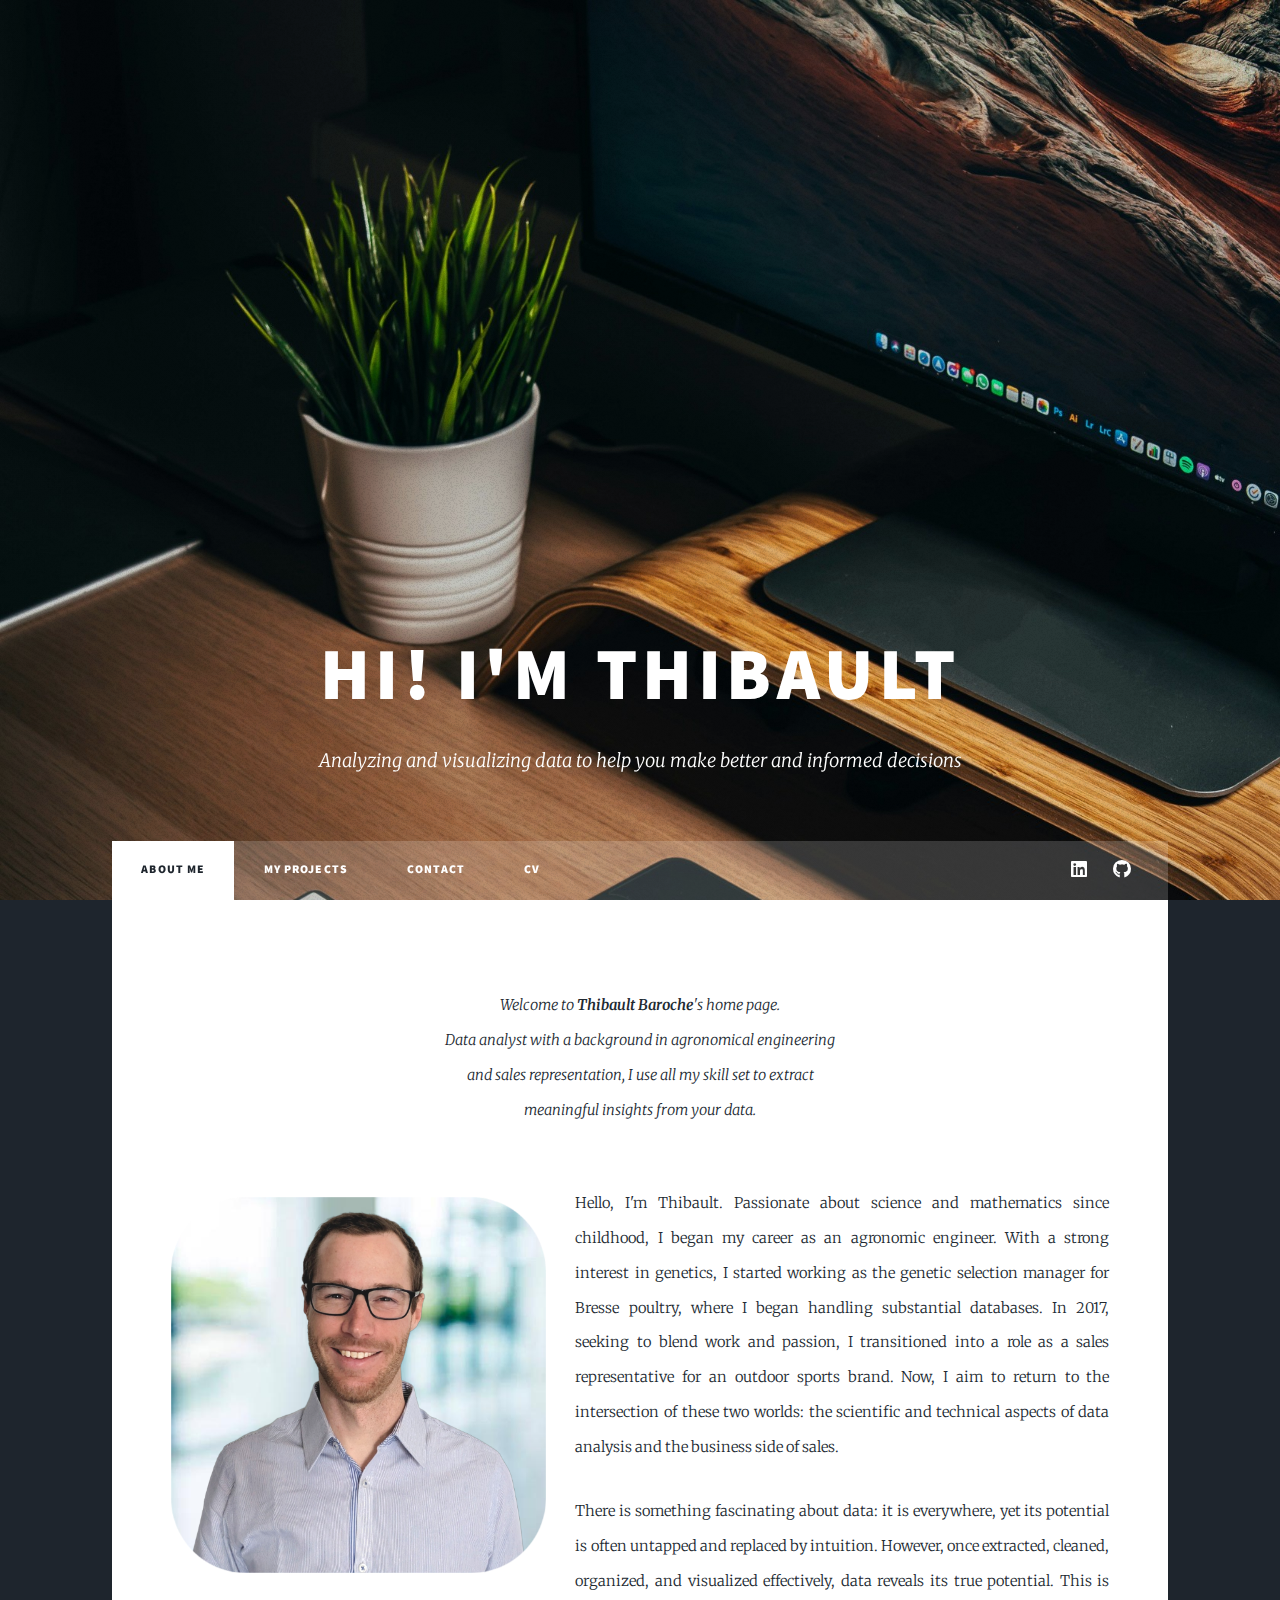
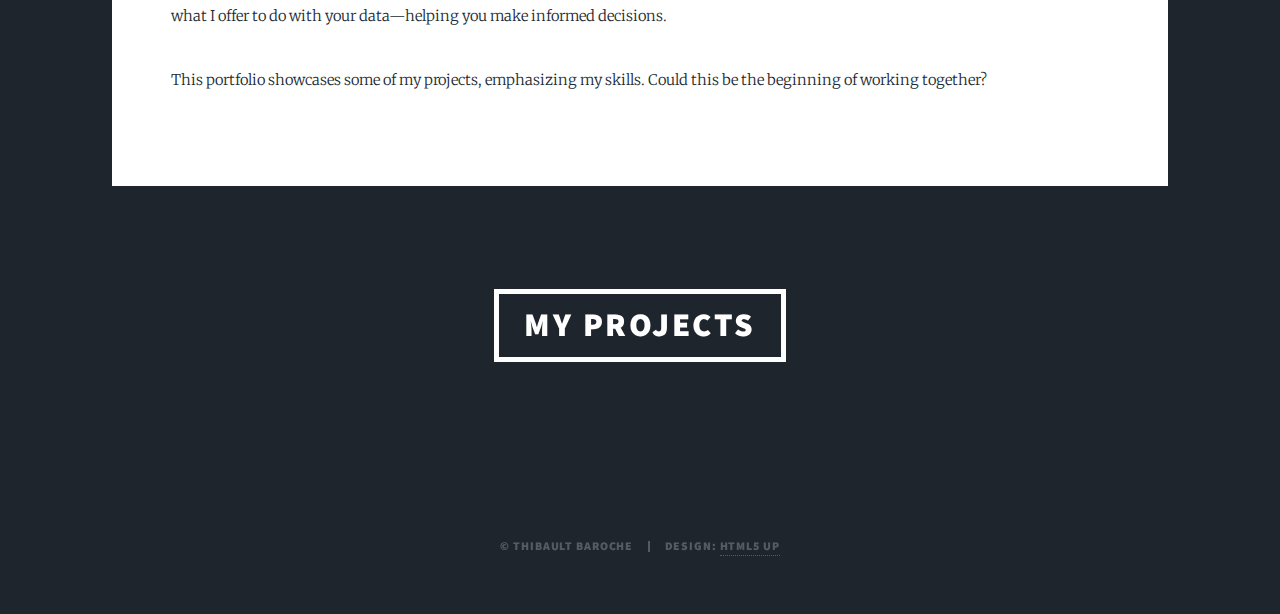
<file: index.html>
<!DOCTYPE HTML>
<!--
	Massively by HTML5 UP
	html5up.net | @ajlkn
	Free for personal and commercial use under the CCA 3.0 license (html5up.net/license)
-->
<html>
	<head>

		<!-- Google tag (gtag.js) -->
		<script async src="https://www.googletagmanager.com/gtag/js?id=G-M4ELZP38HE"></script>
		<script>
  			window.dataLayer = window.dataLayer || [];
  			function gtag(){dataLayer.push(arguments);}
  			gtag('js', new Date());
  			gtag('config', 'G-M4ELZP38HE');
		</script>

		<title>Home | Thibault Baroche</title>
		<meta charset="utf-8" />
		<meta name="viewport" content="width=device-width, initial-scale=1, user-scalable=no" />
		<link rel="stylesheet" href="assets/css/main.css" />
		<noscript><link rel="stylesheet" href="assets/css/noscript.css" /></noscript>
	</head>
	<body class="is-preload">

		<!-- Wrapper -->
			<div id="wrapper" class="fade-in">

				<!-- Intro -->
					<div id="intro">
						<h1>Hi! I'm Thibault<br /></h1>
						<p>Analyzing and visualizing data to help you make better and informed decisions</p>
					</div>

				<!-- Nav -->
					<nav id="nav">
						<ul class="links">
							<li class="active"><a href="index.html">About Me</a></li>
							<li><a href="projects.html">My Projects</a></li>
							<li><a href="contact.html">Contact</a></li>
							<li><a href="CV_Thibault_BAROCHE.pdf" target="_blank">CV</a></li>
						</ul>
						<ul class="icons">
							<li><a href="https://www.linkedin.com/in/thibault-baroche/" class="icon brands fa-linkedin" target="_blank"><span class="label">LinkedIn</span></a></li>
							<li><a href="https://github.com/Thibault-Baroche" class="icon brands fa-github" target="_blank"><span class="label">GitHub</span></a></li>
						</ul>
					</nav>

				<!-- Main -->
				<div id="main">

					<!-- Post -->
						<section class="post">
							<header class="major">
								<p>Welcome to <b>Thibault Baroche</b>'s home page.<br />
								Data analyst with a background in agronomical engineering<br />
								and sales representation, I use all my skill set to extract<br />
								meaningful insights from your data.</p>
							</header>
							<p><span class="image left"><img src="images/Photo_CV.png" alt="" /></span>Hello, I'm Thibault. Passionate about science and mathematics since childhood, I began my career as an agronomic engineer. With a strong interest in genetics, I started working as the genetic selection manager for Bresse poultry, where I began handling substantial databases. In 2017, seeking to blend work and passion, I transitioned into a role as a sales representative for an outdoor sports brand. Now, I aim to return to the intersection of these two worlds: the scientific and technical aspects of data analysis and the business side of sales.</p>
							<p>There is something fascinating about data: it is everywhere, yet its potential is often untapped and replaced by intuition. However, once extracted, cleaned, organized, and visualized effectively, data reveals its true potential. This is what I offer to do with your data—helping you make informed decisions.</p>								
							<p>This portfolio showcases some of my projects, emphasizing my skills. Could this be the beginning of working together?</p>
						</section>

				</div>

				<header id="header">
					<a href="projects.html" class="logo">My Projects</a>
				</header>

				<!-- Copyright -->
					<div id="copyright">
						<ul><li>&copy; Thibault Baroche</li><li>Design: <a href="https://html5up.net">HTML5 UP</a></li></ul>
					</div>

			</div>

		<!-- Scripts -->
			<script src="assets/js/jquery.min.js"></script>
			<script src="assets/js/jquery.scrollex.min.js"></script>
			<script src="assets/js/jquery.scrolly.min.js"></script>
			<script src="assets/js/browser.min.js"></script>
			<script src="assets/js/breakpoints.min.js"></script>
			<script src="assets/js/util.js"></script>
			<script src="assets/js/main.js"></script>

	</body>
</html>
</file>
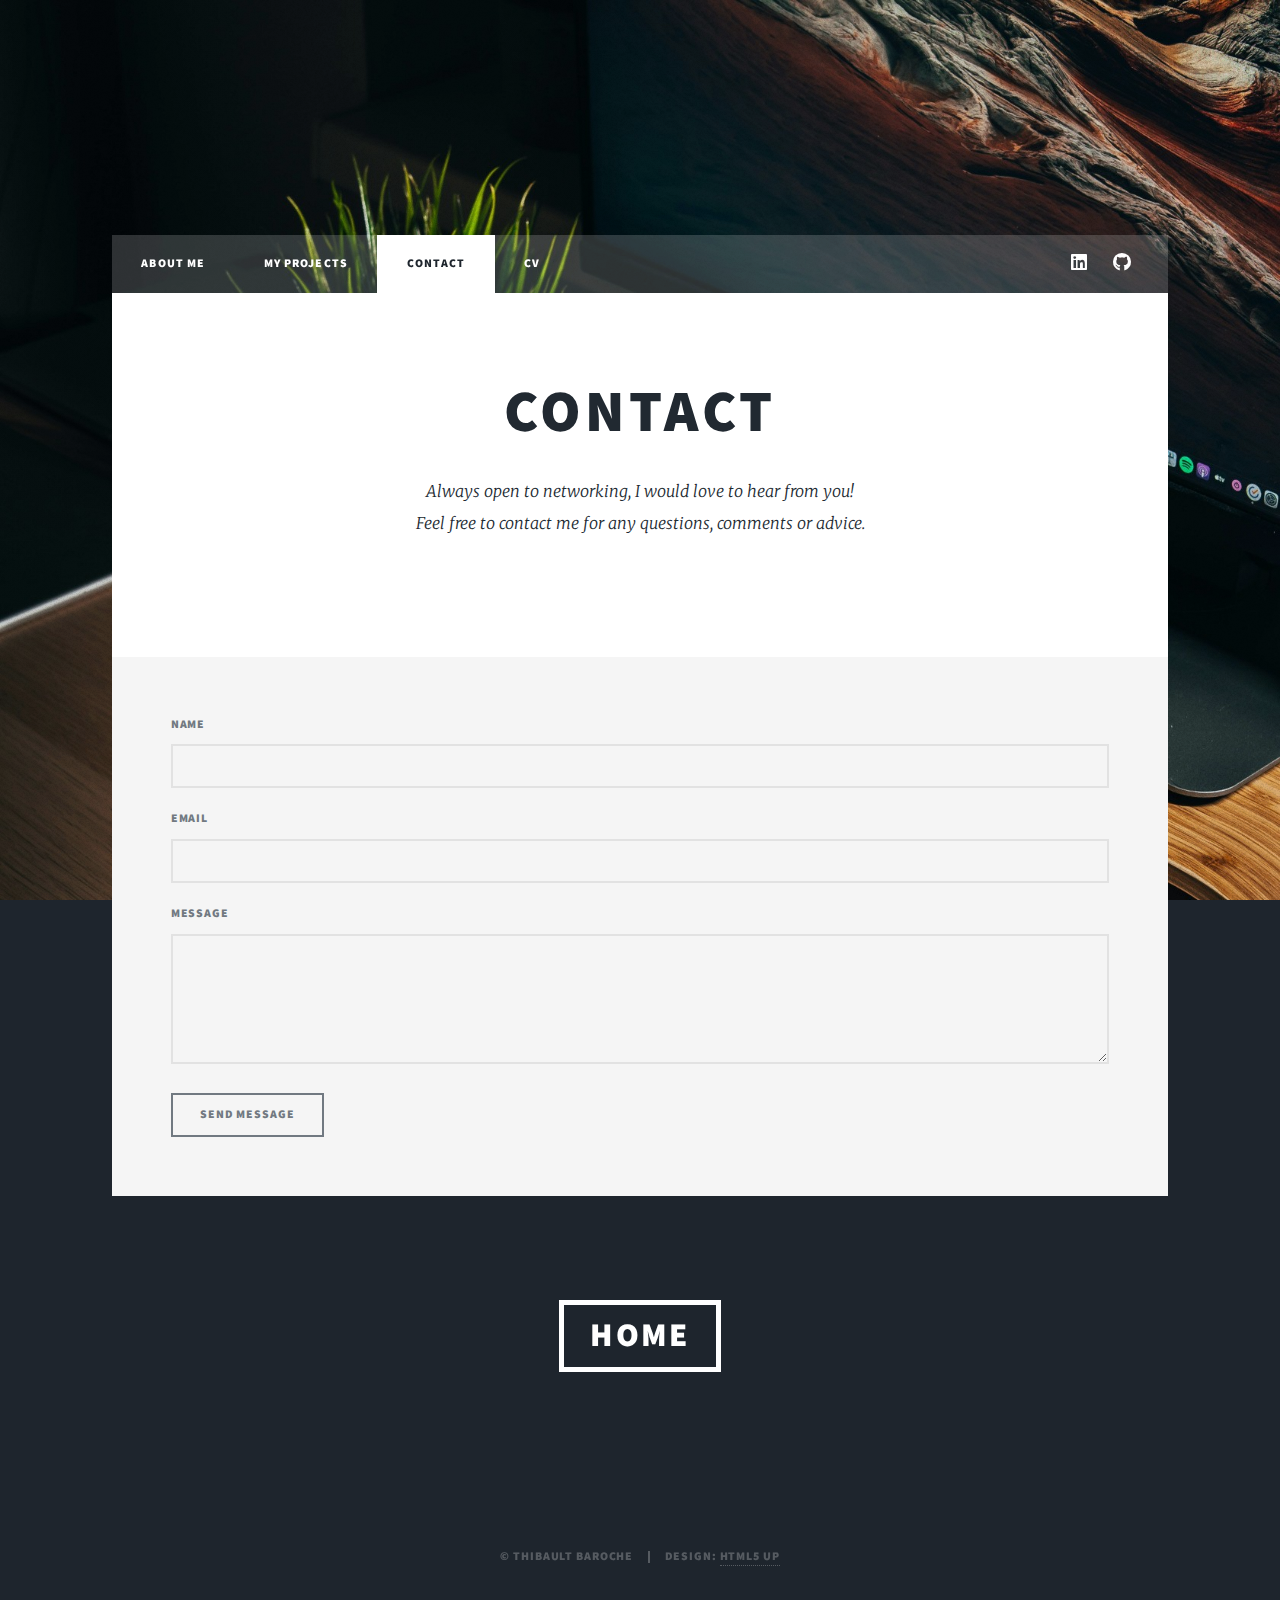
<file: contact.html>
<!DOCTYPE HTML>
<!--
	Massively by HTML5 UP
	html5up.net | @ajlkn
	Free for personal and commercial use under the CCA 3.0 license (html5up.net/license)
-->
<html>
	<head>

		<!-- Google tag (gtag.js) -->
		<script async src="https://www.googletagmanager.com/gtag/js?id=G-M4ELZP38HE"></script>
		<script>
  			window.dataLayer = window.dataLayer || [];
  			function gtag(){dataLayer.push(arguments);}
  			gtag('js', new Date());
  			gtag('config', 'G-M4ELZP38HE');
		</script>

		<title>Contact | Thibault Baroche</title>
		<meta charset="utf-8" />
		<meta name="viewport" content="width=device-width, initial-scale=1, user-scalable=no" />
		<link rel="stylesheet" href="assets/css/main.css" />
		<noscript><link rel="stylesheet" href="assets/css/noscript.css" /></noscript>
	</head>
	<body class="is-preload">

		<!-- Wrapper -->
			<div id="wrapper">

				<!-- Header -->
					<header id="header">
					</header>

				<!-- Nav -->
					<nav id="nav">
						<ul class="links">
							<li><a href="index.html">About Me</a></li>
							<li><a href="projects.html">My Projects</a></li>
							<li class="active"><a href="contact.html">Contact</a></li>
							<li><a href="CV_Thibault_BAROCHE.pdf" target="_blank">CV</a></li>
						</ul>
						<ul class="icons">
							<li><a href="https://www.linkedin.com/in/thibault-baroche/" class="icon brands fa-linkedin" target="_blank"><span class="label">LinkedIn</span></a></li>
							<li><a href="https://github.com/Thibault-Baroche" class="icon brands fa-github" target="_blank"><span class="label">GitHub</span></a></li>
						</ul>
					</nav>

				<!-- Main -->
					<div id="main">

						<!-- Post -->
							<section class="post">
								<header class="major">
									<h1>Contact<br /></h1>
									<p>Always open to networking, I would love to hear from you!<br />
										Feel free to contact me for any questions, comments or advice.<br /></p>
								</header>
							</section>

					</div>

				<!-- Footer -->
					<footer id="footer">
						<section>
							<form method="post" action="https://formspree.io/f/xrgnpzop">
								<div class="fields">
									<div class="field">
										<label for="name">Name</label>
										<input type="text" name="name" id="name" required/>
									</div>
									<div class="field">
										<label for="email">Email</label>
										<input type="text" name="email" id="email" required/>
									</div>
									<div class="field">
										<label for="message">Message</label>
										<textarea name="message" id="message" rows="3"></textarea>
									</div>
								</div>
								<ul class="actions">
									<li><input type="submit" value="Send Message" /></li>
								</ul>
							</form>
						</section>
					</footer>

					<header id="header">
						<a href="index.html" class="logo">Home</a>
					</header>

				<!-- Copyright -->
					<div id="copyright">
						<ul><li>&copy; Thibault Baroche</li><li>Design: <a href="https://html5up.net">HTML5 UP</a></li></ul>
					</div>

			</div>

		<!-- Scripts -->
			<script src="assets/js/jquery.min.js"></script>
			<script src="assets/js/jquery.scrollex.min.js"></script>
			<script src="assets/js/jquery.scrolly.min.js"></script>
			<script src="assets/js/browser.min.js"></script>
			<script src="assets/js/breakpoints.min.js"></script>
			<script src="assets/js/util.js"></script>
			<script src="assets/js/main.js"></script>

	</body>
</html>
</file>
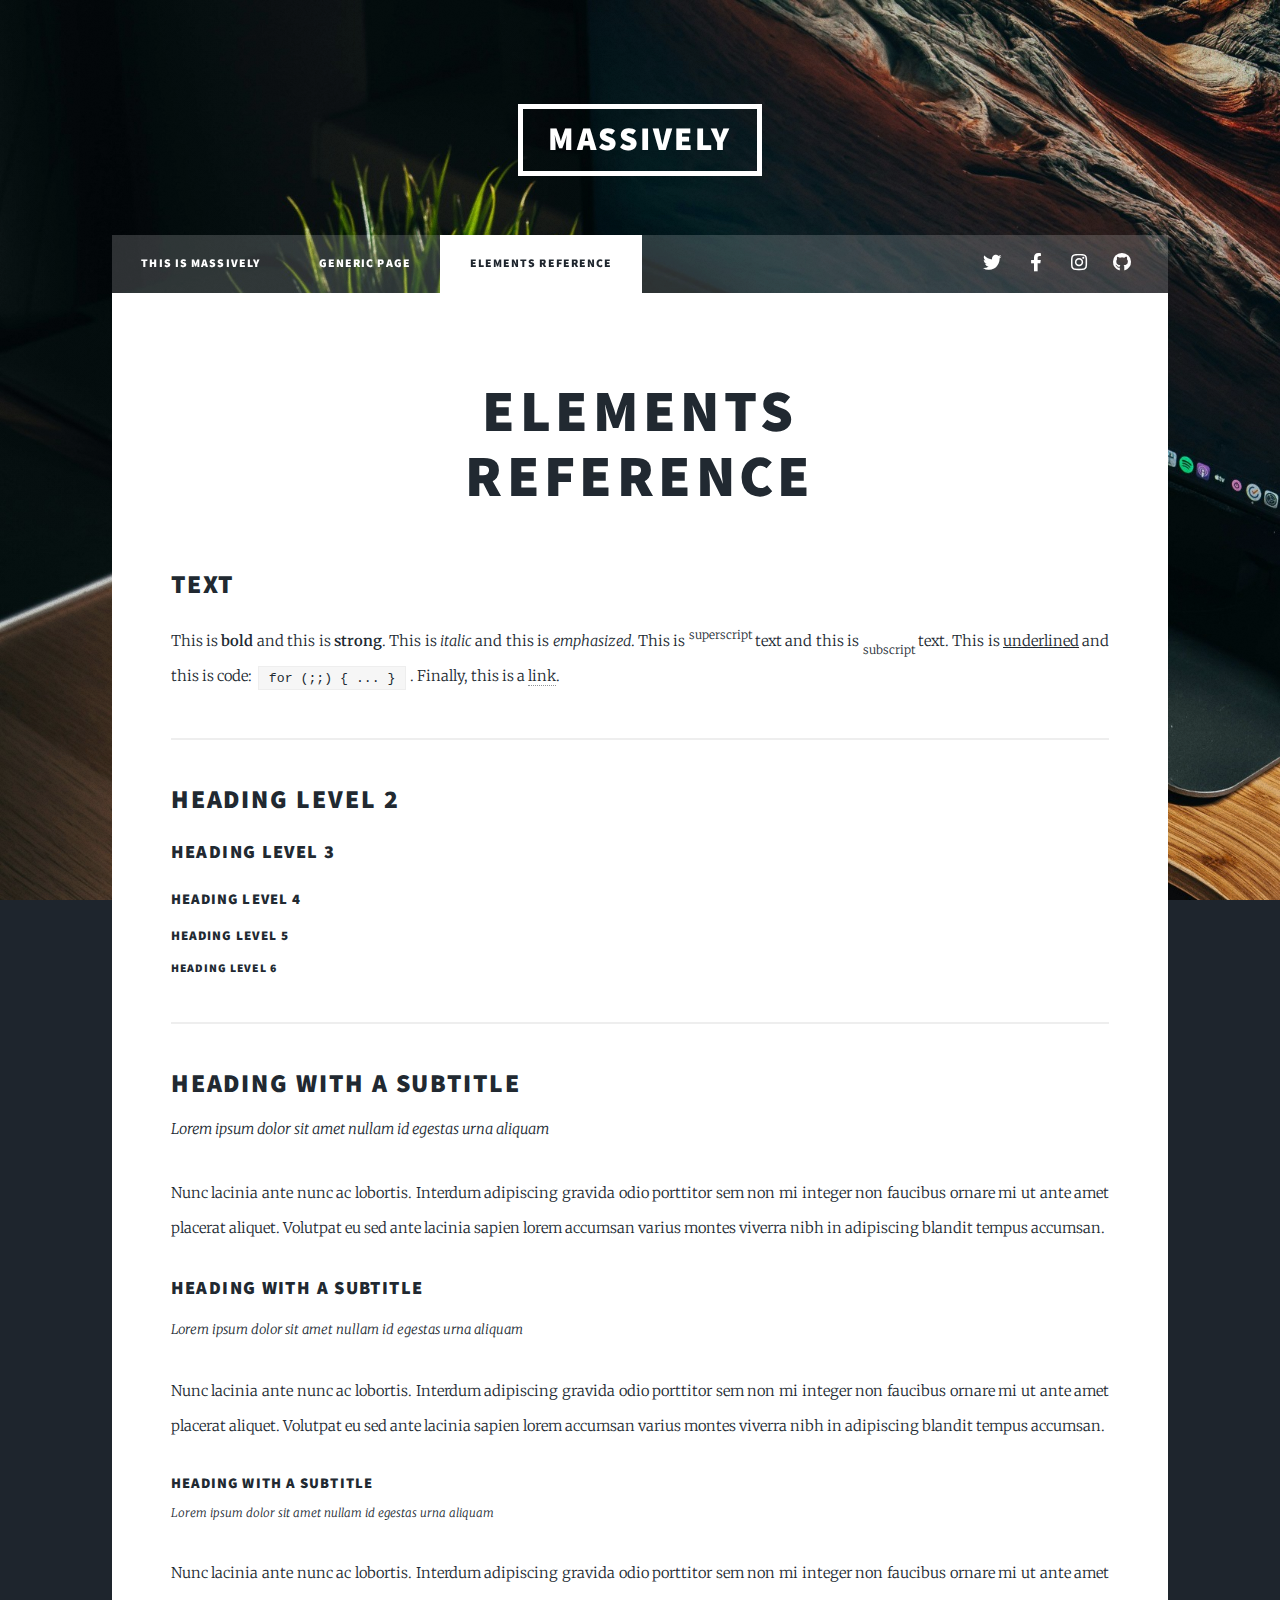
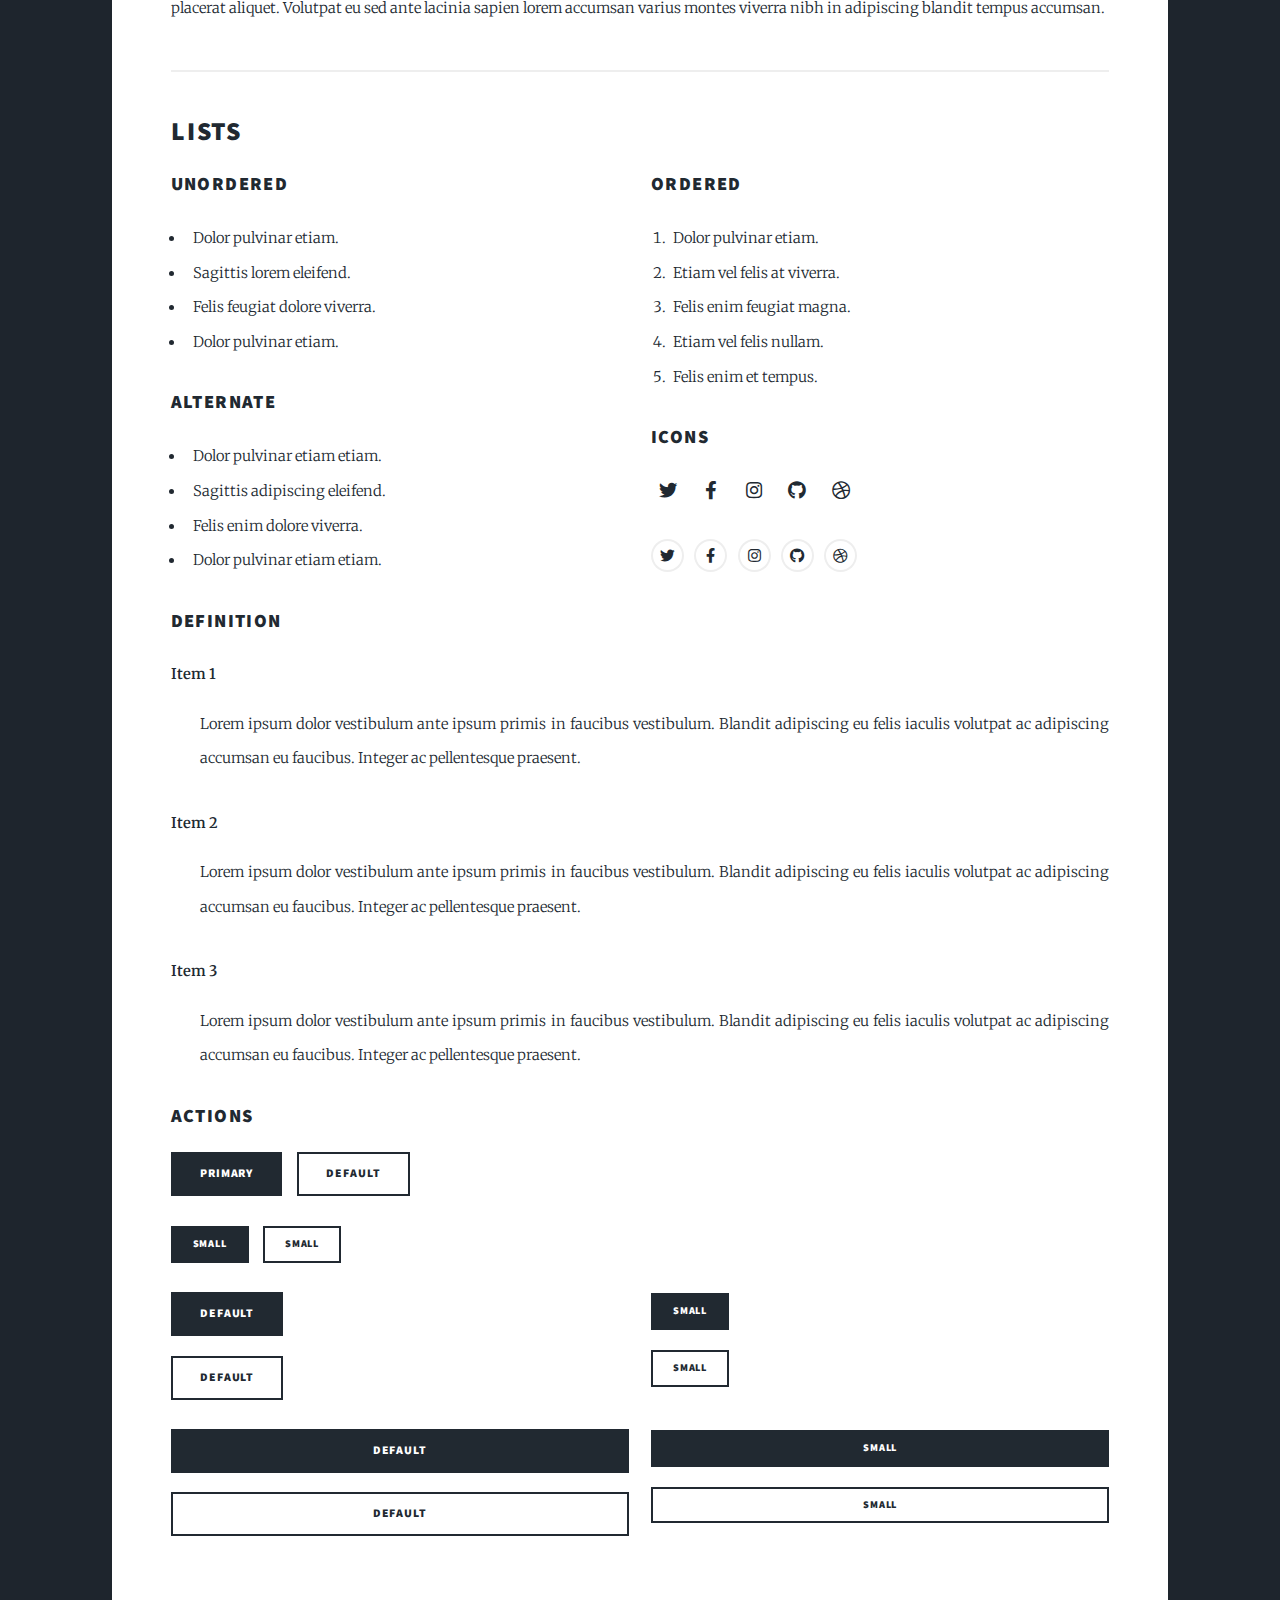
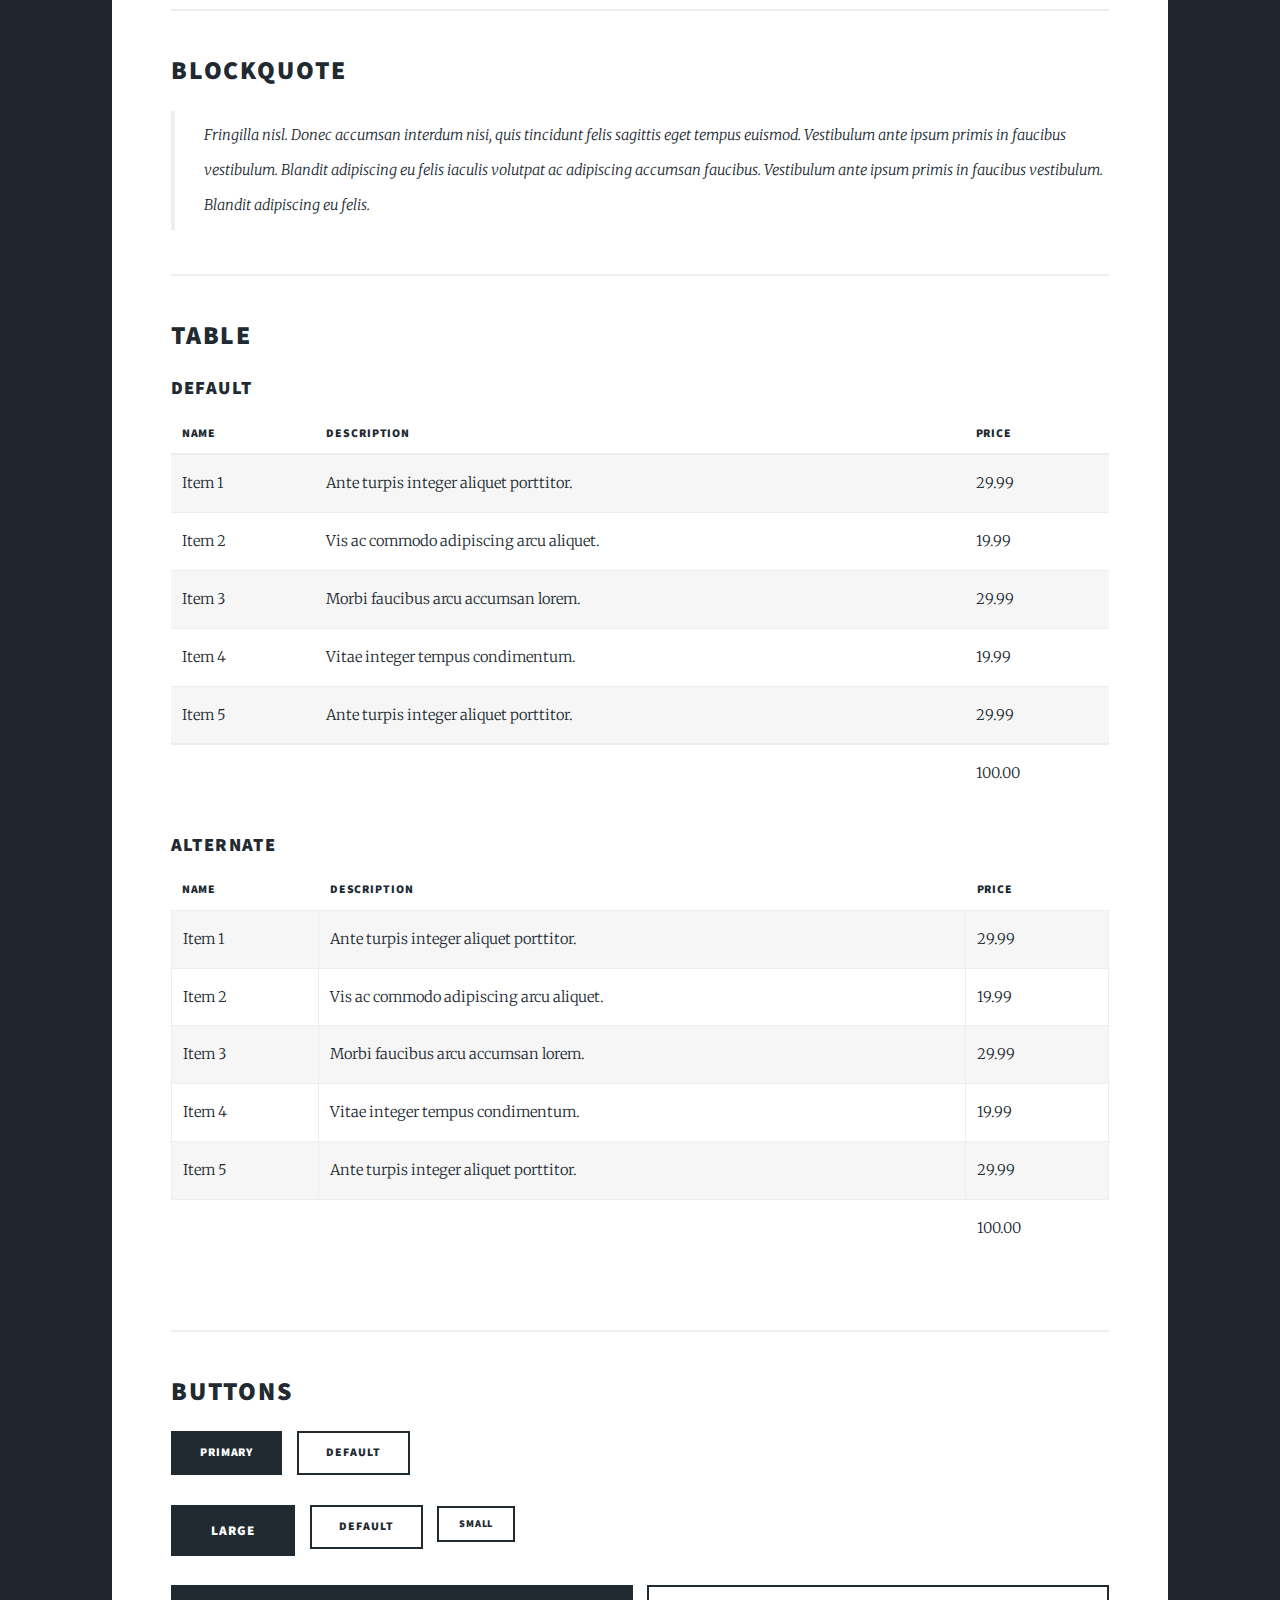
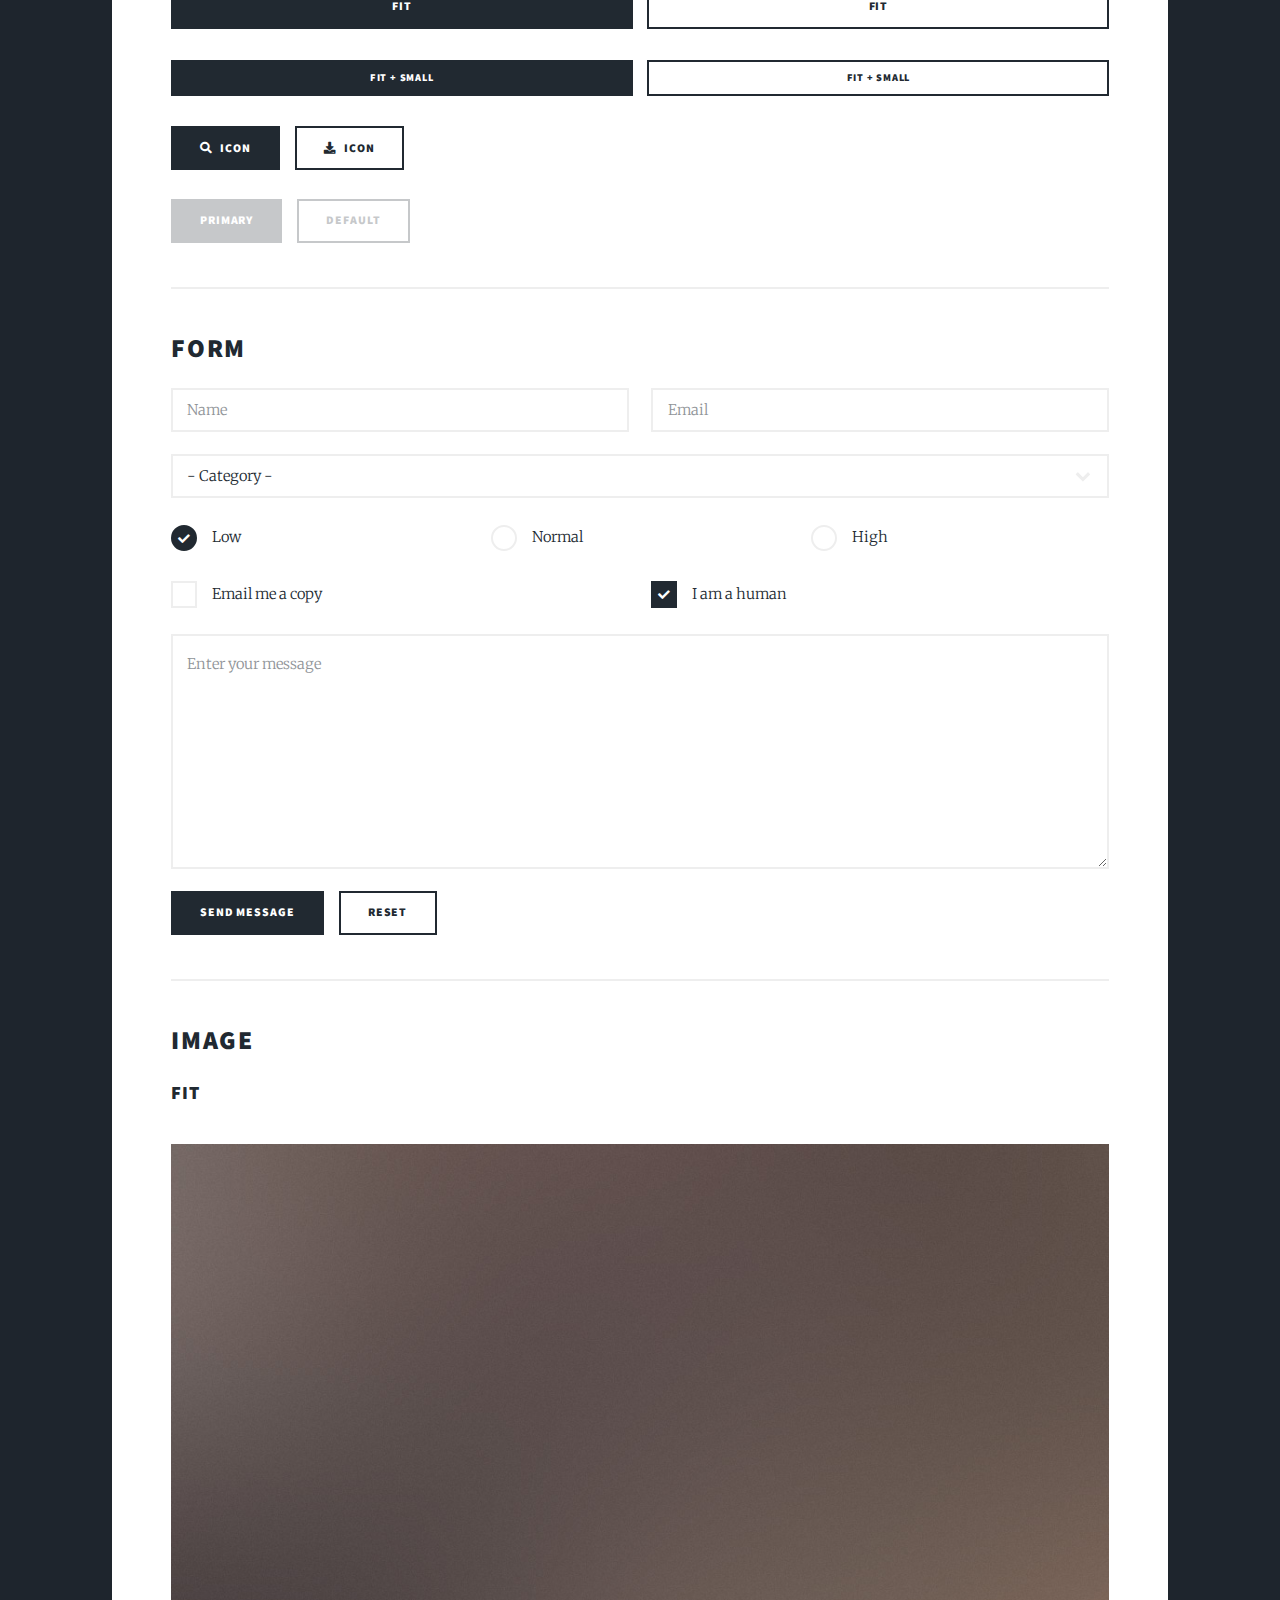
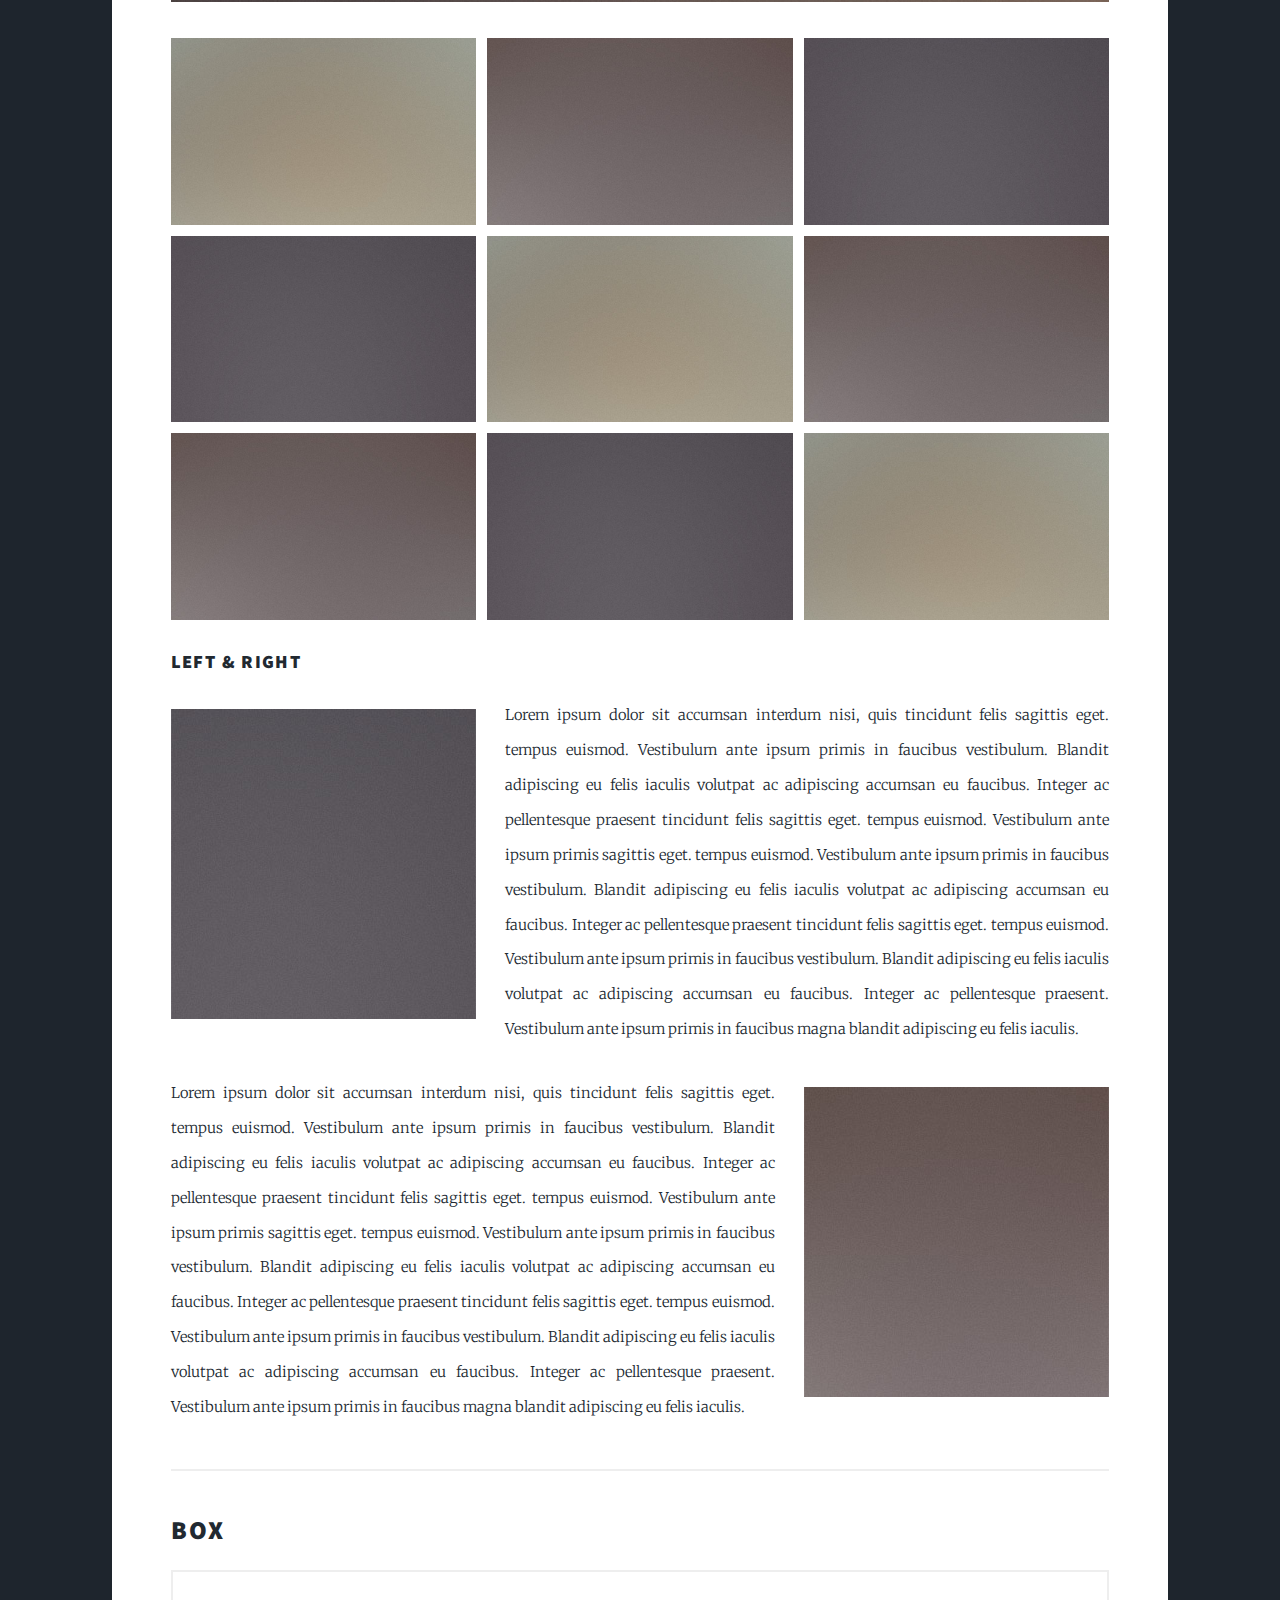
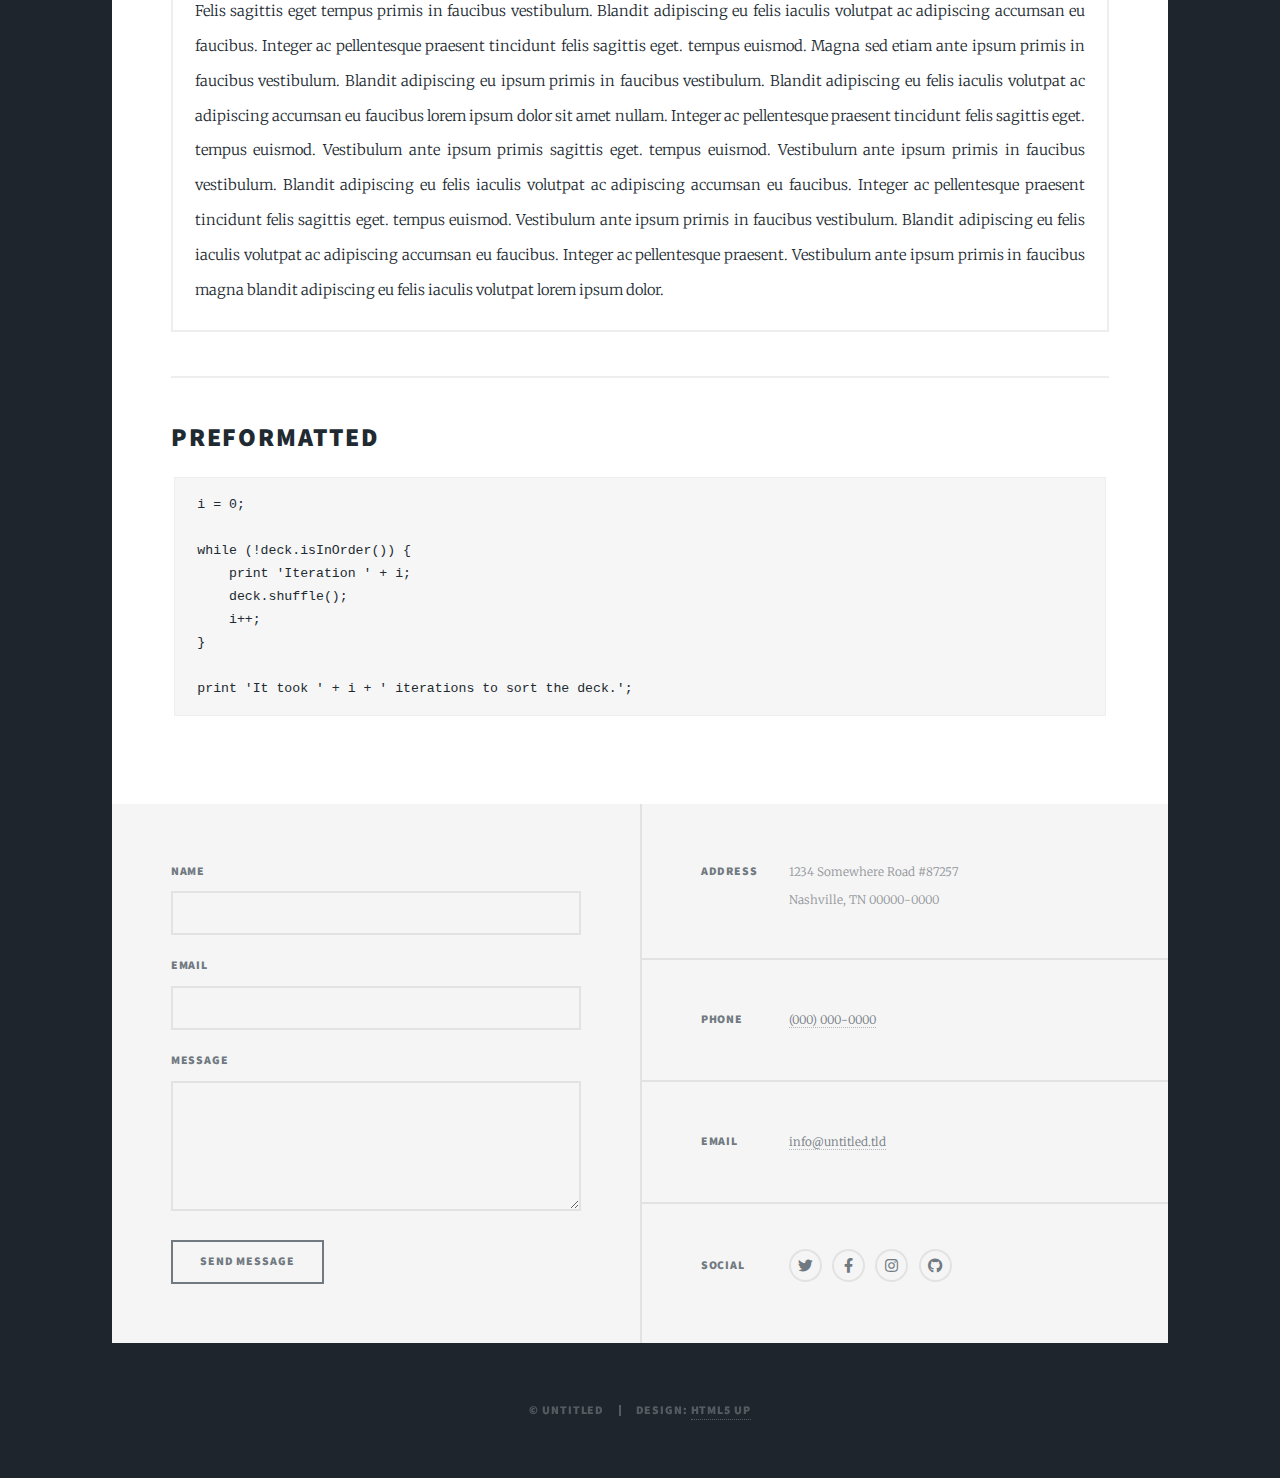
<file: elements.html>
<!DOCTYPE HTML>
<!--
	Massively by HTML5 UP
	html5up.net | @ajlkn
	Free for personal and commercial use under the CCA 3.0 license (html5up.net/license)
-->
<html>
	<head>
		<title>Elements Reference - Massively by HTML5 UP</title>
		<meta charset="utf-8" />
		<meta name="viewport" content="width=device-width, initial-scale=1, user-scalable=no" />
		<link rel="stylesheet" href="assets/css/main.css" />
		<noscript><link rel="stylesheet" href="assets/css/noscript.css" /></noscript>
	</head>
	<body class="is-preload">

		<!-- Wrapper -->
			<div id="wrapper">

				<!-- Header -->
					<header id="header">
						<a href="index.html" class="logo">Massively</a>
					</header>

				<!-- Nav -->
					<nav id="nav">
						<ul class="links">
							<li><a href="index.html">This is Massively</a></li>
							<li><a href="generic.html">Generic Page</a></li>
							<li class="active"><a href="elements.html">Elements Reference</a></li>
						</ul>
						<ul class="icons">
							<li><a href="#" class="icon brands fa-twitter"><span class="label">Twitter</span></a></li>
							<li><a href="#" class="icon brands fa-facebook-f"><span class="label">Facebook</span></a></li>
							<li><a href="#" class="icon brands fa-instagram"><span class="label">Instagram</span></a></li>
							<li><a href="#" class="icon brands fa-github"><span class="label">GitHub</span></a></li>
						</ul>
					</nav>

				<!-- Main -->
					<div id="main">

						<!-- Post -->
							<section class="post">
								<header class="major">
									<h1>Elements<br />
									Reference</h1>
								</header>

								<!-- Text stuff -->
									<h2>Text</h2>
									<p>This is <b>bold</b> and this is <strong>strong</strong>. This is <i>italic</i> and this is <em>emphasized</em>.
									This is <sup>superscript</sup> text and this is <sub>subscript</sub> text.
									This is <u>underlined</u> and this is code: <code>for (;;) { ... }</code>.
									Finally, this is a <a href="#">link</a>.</p>
									<hr />
									<h2>Heading Level 2</h2>
									<h3>Heading Level 3</h3>
									<h4>Heading Level 4</h4>
									<h5>Heading Level 5</h5>
									<h6>Heading Level 6</h6>
									<hr />
									<header>
										<h2>Heading with a Subtitle</h2>
										<p>Lorem ipsum dolor sit amet nullam id egestas urna aliquam</p>
									</header>
									<p>Nunc lacinia ante nunc ac lobortis. Interdum adipiscing gravida odio porttitor sem non mi integer non faucibus ornare mi ut ante amet placerat aliquet. Volutpat eu sed ante lacinia sapien lorem accumsan varius montes viverra nibh in adipiscing blandit tempus accumsan.</p>
									<header>
										<h3>Heading with a Subtitle</h3>
										<p>Lorem ipsum dolor sit amet nullam id egestas urna aliquam</p>
									</header>
									<p>Nunc lacinia ante nunc ac lobortis. Interdum adipiscing gravida odio porttitor sem non mi integer non faucibus ornare mi ut ante amet placerat aliquet. Volutpat eu sed ante lacinia sapien lorem accumsan varius montes viverra nibh in adipiscing blandit tempus accumsan.</p>
									<header>
										<h4>Heading with a Subtitle</h4>
										<p>Lorem ipsum dolor sit amet nullam id egestas urna aliquam</p>
									</header>
									<p>Nunc lacinia ante nunc ac lobortis. Interdum adipiscing gravida odio porttitor sem non mi integer non faucibus ornare mi ut ante amet placerat aliquet. Volutpat eu sed ante lacinia sapien lorem accumsan varius montes viverra nibh in adipiscing blandit tempus accumsan.</p>

									<hr />

								<!-- Lists -->
									<h2>Lists</h2>
									<div class="row">
										<div class="col-6 col-12-small">

											<h3>Unordered</h3>
											<ul>
												<li>Dolor pulvinar etiam.</li>
												<li>Sagittis lorem eleifend.</li>
												<li>Felis feugiat dolore viverra.</li>
												<li>Dolor pulvinar etiam.</li>
											</ul>

											<h3>Alternate</h3>
											<ul class="alt">
												<li>Dolor pulvinar etiam etiam.</li>
												<li>Sagittis adipiscing eleifend.</li>
												<li>Felis enim dolore viverra.</li>
												<li>Dolor pulvinar etiam etiam.</li>
											</ul>

										</div>
										<div class="col-6 col-12-small">

											<h3>Ordered</h3>
											<ol>
												<li>Dolor pulvinar etiam.</li>
												<li>Etiam vel felis at viverra.</li>
												<li>Felis enim feugiat magna.</li>
												<li>Etiam vel felis nullam.</li>
												<li>Felis enim et tempus.</li>
											</ol>

											<h3>Icons</h3>
											<ul class="icons">
												<li><a href="#" class="icon brands fa-twitter"><span class="label">Twitter</span></a></li>
												<li><a href="#" class="icon brands fa-facebook-f"><span class="label">Facebook</span></a></li>
												<li><a href="#" class="icon brands fa-instagram"><span class="label">Instagram</span></a></li>
												<li><a href="#" class="icon brands fa-github"><span class="label">Github</span></a></li>
												<li><a href="#" class="icon brands fa-dribbble"><span class="label">Dribbble</span></a></li>
											</ul>
											<ul class="icons alt">
												<li><a href="#" class="icon brands alt fa-twitter"><span class="label">Twitter</span></a></li>
												<li><a href="#" class="icon brands alt fa-facebook-f"><span class="label">Facebook</span></a></li>
												<li><a href="#" class="icon brands alt fa-instagram"><span class="label">Instagram</span></a></li>
												<li><a href="#" class="icon brands alt fa-github"><span class="label">Github</span></a></li>
												<li><a href="#" class="icon brands alt fa-dribbble"><span class="label">Dribbble</span></a></li>
											</ul>

										</div>
									</div>
									<h3>Definition</h3>
									<dl>
										<dt>Item 1</dt>
										<dd>
											<p>Lorem ipsum dolor vestibulum ante ipsum primis in faucibus vestibulum. Blandit adipiscing eu felis iaculis volutpat ac adipiscing accumsan eu faucibus. Integer ac pellentesque praesent.</p>
										</dd>
										<dt>Item 2</dt>
										<dd>
											<p>Lorem ipsum dolor vestibulum ante ipsum primis in faucibus vestibulum. Blandit adipiscing eu felis iaculis volutpat ac adipiscing accumsan eu faucibus. Integer ac pellentesque praesent.</p>
										</dd>
										<dt>Item 3</dt>
										<dd>
											<p>Lorem ipsum dolor vestibulum ante ipsum primis in faucibus vestibulum. Blandit adipiscing eu felis iaculis volutpat ac adipiscing accumsan eu faucibus. Integer ac pellentesque praesent.</p>
										</dd>
									</dl>

									<h3>Actions</h3>
									<ul class="actions">
										<li><a href="#" class="button primary">Primary</a></li>
										<li><a href="#" class="button">Default</a></li>
									</ul>
									<ul class="actions small">
										<li><a href="#" class="button primary small">Small</a></li>
										<li><a href="#" class="button small">Small</a></li>
									</ul>
									<div class="row">
										<div class="col-6 col-12-small">
											<ul class="actions stacked">
												<li><a href="#" class="button primary">Default</a></li>
												<li><a href="#" class="button">Default</a></li>
											</ul>
										</div>
										<div class="col-6 col-12-small">
											<ul class="actions stacked">
												<li><a href="#" class="button primary small">Small</a></li>
												<li><a href="#" class="button small">Small</a></li>
											</ul>
										</div>
									</div>
									<div class="row">
										<div class="col-6 col-12-small">
											<ul class="actions stacked">
												<li><a href="#" class="button primary fit">Default</a></li>
												<li><a href="#" class="button fit">Default</a></li>
											</ul>
										</div>
										<div class="col-6 col-12-small">
											<ul class="actions stacked">
												<li><a href="#" class="button primary small fit">Small</a></li>
												<li><a href="#" class="button small fit">Small</a></li>
											</ul>
										</div>
									</div>

									<hr />

								<!-- Blockquote -->
									<h2>Blockquote</h2>
									<blockquote>Fringilla nisl. Donec accumsan interdum nisi, quis tincidunt felis sagittis eget tempus euismod. Vestibulum ante ipsum primis in faucibus vestibulum. Blandit adipiscing eu felis iaculis volutpat ac adipiscing accumsan faucibus. Vestibulum ante ipsum primis in faucibus vestibulum. Blandit adipiscing eu felis.</blockquote>

									<hr />

								<!-- Table -->
									<h2>Table</h2>

									<h3>Default</h3>
									<div class="table-wrapper">
										<table>
											<thead>
												<tr>
													<th>Name</th>
													<th>Description</th>
													<th>Price</th>
												</tr>
											</thead>
											<tbody>
												<tr>
													<td>Item 1</td>
													<td>Ante turpis integer aliquet porttitor.</td>
													<td>29.99</td>
												</tr>
												<tr>
													<td>Item 2</td>
													<td>Vis ac commodo adipiscing arcu aliquet.</td>
													<td>19.99</td>
												</tr>
												<tr>
													<td>Item 3</td>
													<td> Morbi faucibus arcu accumsan lorem.</td>
													<td>29.99</td>
												</tr>
												<tr>
													<td>Item 4</td>
													<td>Vitae integer tempus condimentum.</td>
													<td>19.99</td>
												</tr>
												<tr>
													<td>Item 5</td>
													<td>Ante turpis integer aliquet porttitor.</td>
													<td>29.99</td>
												</tr>
											</tbody>
											<tfoot>
												<tr>
													<td colspan="2"></td>
													<td>100.00</td>
												</tr>
											</tfoot>
										</table>
									</div>

									<h3>Alternate</h3>
									<div class="table-wrapper">
										<table class="alt">
											<thead>
												<tr>
													<th>Name</th>
													<th>Description</th>
													<th>Price</th>
												</tr>
											</thead>
											<tbody>
												<tr>
													<td>Item 1</td>
													<td>Ante turpis integer aliquet porttitor.</td>
													<td>29.99</td>
												</tr>
												<tr>
													<td>Item 2</td>
													<td>Vis ac commodo adipiscing arcu aliquet.</td>
													<td>19.99</td>
												</tr>
												<tr>
													<td>Item 3</td>
													<td> Morbi faucibus arcu accumsan lorem.</td>
													<td>29.99</td>
												</tr>
												<tr>
													<td>Item 4</td>
													<td>Vitae integer tempus condimentum.</td>
													<td>19.99</td>
												</tr>
												<tr>
													<td>Item 5</td>
													<td>Ante turpis integer aliquet porttitor.</td>
													<td>29.99</td>
												</tr>
											</tbody>
											<tfoot>
												<tr>
													<td colspan="2"></td>
													<td>100.00</td>
												</tr>
											</tfoot>
										</table>
									</div>

									<hr />

								<!-- Buttons -->
									<h2>Buttons</h2>
									<ul class="actions">
										<li><a href="#" class="button primary">Primary</a></li>
										<li><a href="#" class="button">Default</a></li>
									</ul>
									<ul class="actions">
										<li><a href="#" class="button primary large">Large</a></li>
										<li><a href="#" class="button">Default</a></li>
										<li><a href="#" class="button small">Small</a></li>
									</ul>
									<ul class="actions fit">
										<li><a href="#" class="button primary fit">Fit</a></li>
										<li><a href="#" class="button fit">Fit</a></li>
									</ul>
									<ul class="actions fit small">
										<li><a href="#" class="button primary fit small">Fit + Small</a></li>
										<li><a href="#" class="button fit small">Fit + Small</a></li>
									</ul>
									<ul class="actions">
										<li><a href="#" class="button primary icon solid fa-search">Icon</a></li>
										<li><a href="#" class="button icon solid fa-download">Icon</a></li>
									</ul>
									<ul class="actions">
										<li><span class="button primary disabled">Primary</span></li>
										<li><span class="button disabled">Default</span></li>
									</ul>

									<hr />

								<!-- Form -->
									<h2>Form</h2>

									<form method="post" action="#">
										<div class="row gtr-uniform">
											<div class="col-6 col-12-xsmall">
												<input type="text" name="demo-name" id="demo-name" value="" placeholder="Name" />
											</div>
											<div class="col-6 col-12-xsmall">
												<input type="email" name="demo-email" id="demo-email" value="" placeholder="Email" />
											</div>
											<!-- Break -->
											<div class="col-12">
												<select name="demo-category" id="demo-category">
													<option value="">- Category -</option>
													<option value="1">Manufacturing</option>
													<option value="1">Shipping</option>
													<option value="1">Administration</option>
													<option value="1">Human Resources</option>
												</select>
											</div>
											<!-- Break -->
											<div class="col-4 col-12-small">
												<input type="radio" id="demo-priority-low" name="demo-priority" checked>
												<label for="demo-priority-low">Low</label>
											</div>
											<div class="col-4 col-12-small">
												<input type="radio" id="demo-priority-normal" name="demo-priority">
												<label for="demo-priority-normal">Normal</label>
											</div>
											<div class="col-4 col-12-small">
												<input type="radio" id="demo-priority-high" name="demo-priority">
												<label for="demo-priority-high">High</label>
											</div>
											<!-- Break -->
											<div class="col-6 col-12-small">
												<input type="checkbox" id="demo-copy" name="demo-copy">
												<label for="demo-copy">Email me a copy</label>
											</div>
											<div class="col-6 col-12-small">
												<input type="checkbox" id="demo-human" name="demo-human" checked>
												<label for="demo-human">I am a human</label>
											</div>
											<!-- Break -->
											<div class="col-12">
												<textarea name="demo-message" id="demo-message" placeholder="Enter your message" rows="6"></textarea>
											</div>
											<!-- Break -->
											<div class="col-12">
												<ul class="actions">
													<li><input type="submit" value="Send Message" class="primary" /></li>
													<li><input type="reset" value="Reset" /></li>
												</ul>
											</div>
										</div>
									</form>

									<hr />

								<!-- Image -->
									<h2>Image</h2>

									<h3>Fit</h3>
									<span class="image fit"><img src="images/pic01.jpg" alt="" /></span>
									<div class="box alt">
										<div class="row gtr-50 gtr-uniform">
											<div class="col-4"><span class="image fit"><img src="images/pic02.jpg" alt="" /></span></div>
											<div class="col-4"><span class="image fit"><img src="images/pic03.jpg" alt="" /></span></div>
											<div class="col-4"><span class="image fit"><img src="images/pic04.jpg" alt="" /></span></div>
											<!-- Break -->
											<div class="col-4"><span class="image fit"><img src="images/pic04.jpg" alt="" /></span></div>
											<div class="col-4"><span class="image fit"><img src="images/pic02.jpg" alt="" /></span></div>
											<div class="col-4"><span class="image fit"><img src="images/pic03.jpg" alt="" /></span></div>
											<!-- Break -->
											<div class="col-4"><span class="image fit"><img src="images/pic03.jpg" alt="" /></span></div>
											<div class="col-4"><span class="image fit"><img src="images/pic04.jpg" alt="" /></span></div>
											<div class="col-4"><span class="image fit"><img src="images/pic02.jpg" alt="" /></span></div>
										</div>
									</div>

									<h3>Left &amp; Right</h3>
									<p><span class="image left"><img src="images/pic08.jpg" alt="" /></span>Lorem ipsum dolor sit accumsan interdum nisi, quis tincidunt felis sagittis eget. tempus euismod. Vestibulum ante ipsum primis in faucibus vestibulum. Blandit adipiscing eu felis iaculis volutpat ac adipiscing accumsan eu faucibus. Integer ac pellentesque praesent tincidunt felis sagittis eget. tempus euismod. Vestibulum ante ipsum primis sagittis eget. tempus euismod. Vestibulum ante ipsum primis in faucibus vestibulum. Blandit adipiscing eu felis iaculis volutpat ac adipiscing accumsan eu faucibus. Integer ac pellentesque praesent tincidunt felis sagittis eget. tempus euismod. Vestibulum ante ipsum primis in faucibus vestibulum. Blandit adipiscing eu felis iaculis volutpat ac adipiscing accumsan eu faucibus. Integer ac pellentesque praesent. Vestibulum ante ipsum primis in faucibus magna blandit adipiscing eu felis iaculis.</p>
									<p><span class="image right"><img src="images/pic09.jpg" alt="" /></span>Lorem ipsum dolor sit accumsan interdum nisi, quis tincidunt felis sagittis eget. tempus euismod. Vestibulum ante ipsum primis in faucibus vestibulum. Blandit adipiscing eu felis iaculis volutpat ac adipiscing accumsan eu faucibus. Integer ac pellentesque praesent tincidunt felis sagittis eget. tempus euismod. Vestibulum ante ipsum primis sagittis eget. tempus euismod. Vestibulum ante ipsum primis in faucibus vestibulum. Blandit adipiscing eu felis iaculis volutpat ac adipiscing accumsan eu faucibus. Integer ac pellentesque praesent tincidunt felis sagittis eget. tempus euismod. Vestibulum ante ipsum primis in faucibus vestibulum. Blandit adipiscing eu felis iaculis volutpat ac adipiscing accumsan eu faucibus. Integer ac pellentesque praesent. Vestibulum ante ipsum primis in faucibus magna blandit adipiscing eu felis iaculis.</p>

									<hr />

								<!-- Box -->
									<h2>Box</h2>
									<div class="box">
										<p>Felis sagittis eget tempus primis in faucibus vestibulum. Blandit adipiscing eu felis iaculis volutpat ac adipiscing accumsan eu faucibus. Integer ac pellentesque praesent tincidunt felis sagittis eget. tempus euismod. Magna sed etiam ante ipsum primis in faucibus vestibulum. Blandit adipiscing eu ipsum primis in faucibus vestibulum. Blandit adipiscing eu felis iaculis volutpat ac adipiscing accumsan eu faucibus lorem ipsum dolor sit amet nullam. Integer ac pellentesque praesent tincidunt felis sagittis eget. tempus euismod. Vestibulum ante ipsum primis sagittis eget. tempus euismod. Vestibulum ante ipsum primis in faucibus vestibulum. Blandit adipiscing eu felis iaculis volutpat ac adipiscing accumsan eu faucibus. Integer ac pellentesque praesent tincidunt felis sagittis eget. tempus euismod. Vestibulum ante ipsum primis in faucibus vestibulum. Blandit adipiscing eu felis iaculis volutpat ac adipiscing accumsan eu faucibus. Integer ac pellentesque praesent. Vestibulum ante ipsum primis in faucibus magna blandit adipiscing eu felis iaculis volutpat lorem ipsum dolor.</p>
									</div>

									<hr />

								<!-- Preformatted Code -->
									<h2>Preformatted</h2>
									<pre><code>i = 0;

while (!deck.isInOrder()) {
    print 'Iteration ' + i;
    deck.shuffle();
    i++;
}

print 'It took ' + i + ' iterations to sort the deck.';
</code></pre>

							</section>

					</div>

				<!-- Footer -->
					<footer id="footer">
						<section>
							<form method="post" action="#">
								<div class="fields">
									<div class="field">
										<label for="name">Name</label>
										<input type="text" name="name" id="name" />
									</div>
									<div class="field">
										<label for="email">Email</label>
										<input type="text" name="email" id="email" />
									</div>
									<div class="field">
										<label for="message">Message</label>
										<textarea name="message" id="message" rows="3"></textarea>
									</div>
								</div>
								<ul class="actions">
									<li><input type="submit" value="Send Message" /></li>
								</ul>
							</form>
						</section>
						<section class="split contact">
							<section class="alt">
								<h3>Address</h3>
								<p>1234 Somewhere Road #87257<br />
								Nashville, TN 00000-0000</p>
							</section>
							<section>
								<h3>Phone</h3>
								<p><a href="#">(000) 000-0000</a></p>
							</section>
							<section>
								<h3>Email</h3>
								<p><a href="#">info@untitled.tld</a></p>
							</section>
							<section>
								<h3>Social</h3>
								<ul class="icons alt">
									<li><a href="#" class="icon brands alt fa-twitter"><span class="label">Twitter</span></a></li>
									<li><a href="#" class="icon brands alt fa-facebook-f"><span class="label">Facebook</span></a></li>
									<li><a href="#" class="icon brands alt fa-instagram"><span class="label">Instagram</span></a></li>
									<li><a href="#" class="icon brands alt fa-github"><span class="label">GitHub</span></a></li>
								</ul>
							</section>
						</section>
					</footer>

				<!-- Copyright -->
					<div id="copyright">
						<ul><li>&copy; Untitled</li><li>Design: <a href="https://html5up.net">HTML5 UP</a></li></ul>
					</div>

			</div>

		<!-- Scripts -->
			<script src="assets/js/jquery.min.js"></script>
			<script src="assets/js/jquery.scrollex.min.js"></script>
			<script src="assets/js/jquery.scrolly.min.js"></script>
			<script src="assets/js/browser.min.js"></script>
			<script src="assets/js/breakpoints.min.js"></script>
			<script src="assets/js/util.js"></script>
			<script src="assets/js/main.js"></script>

	</body>
</html>
</file>
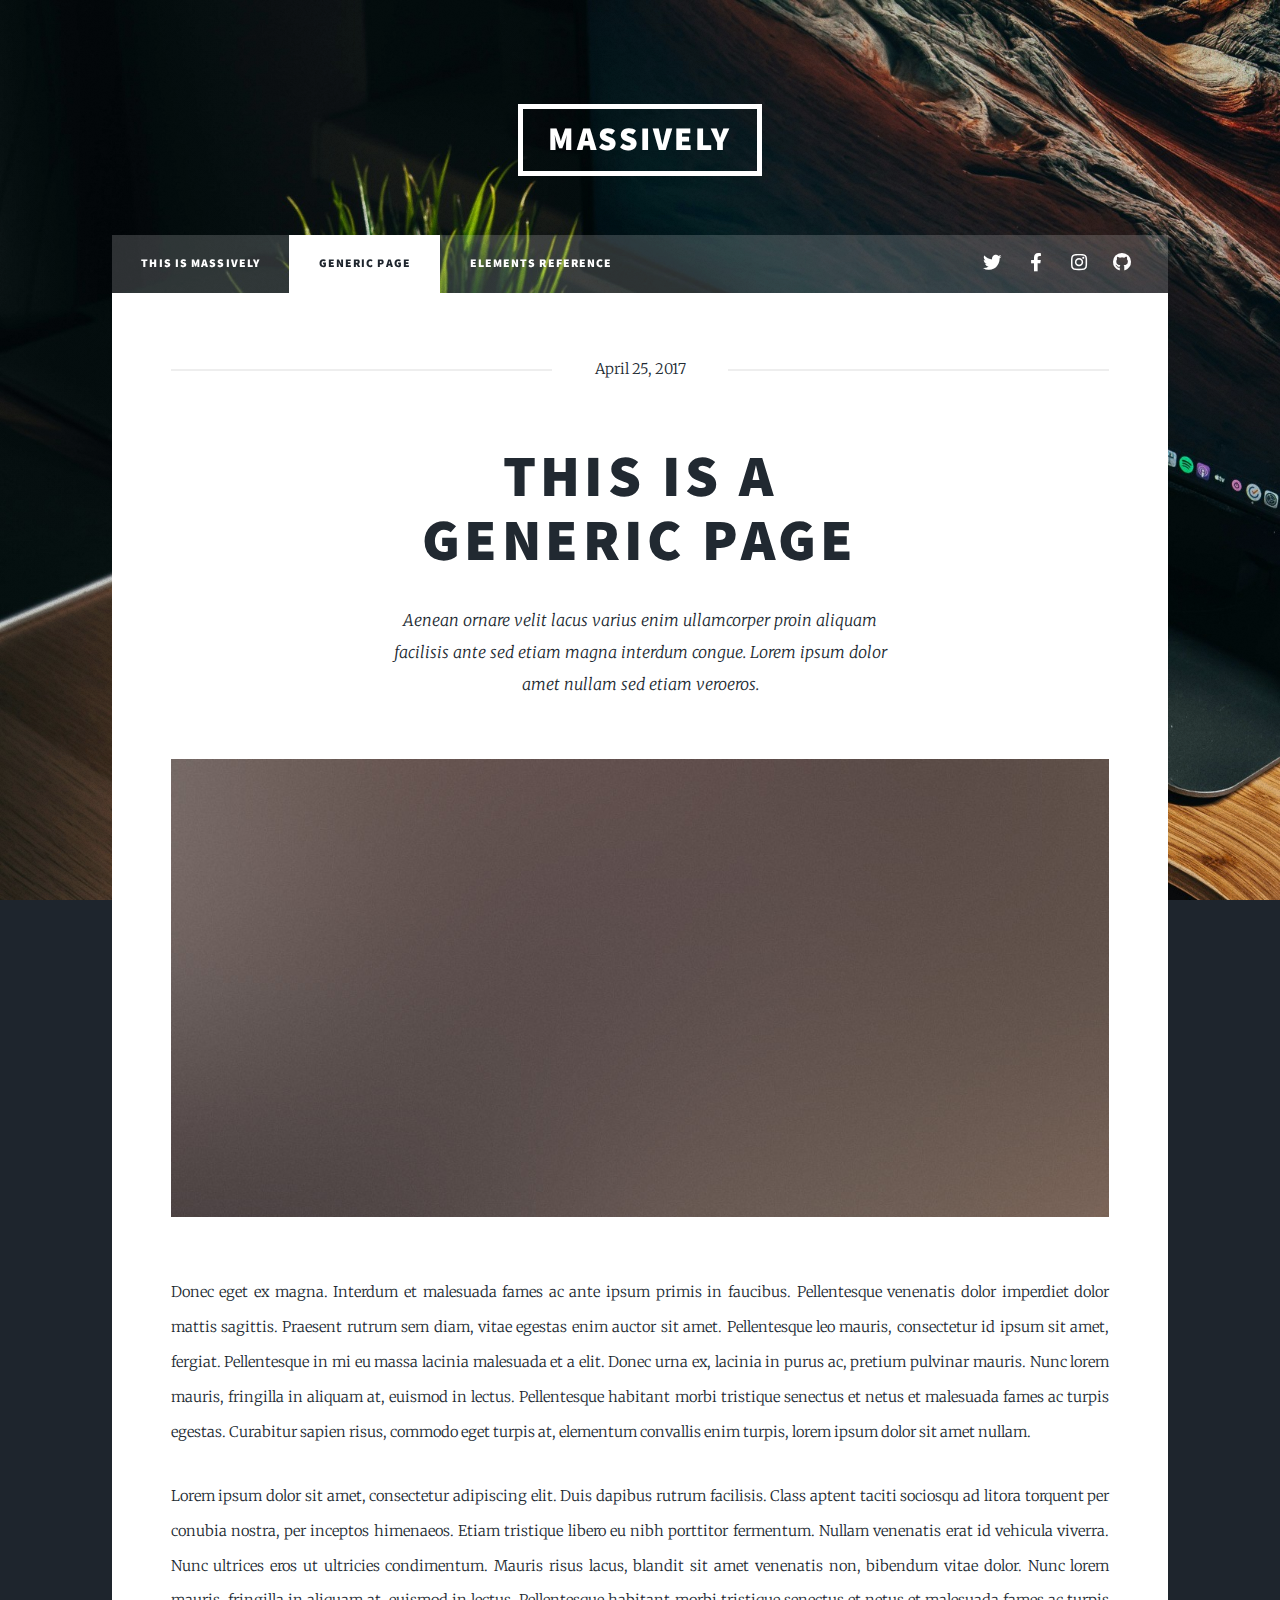
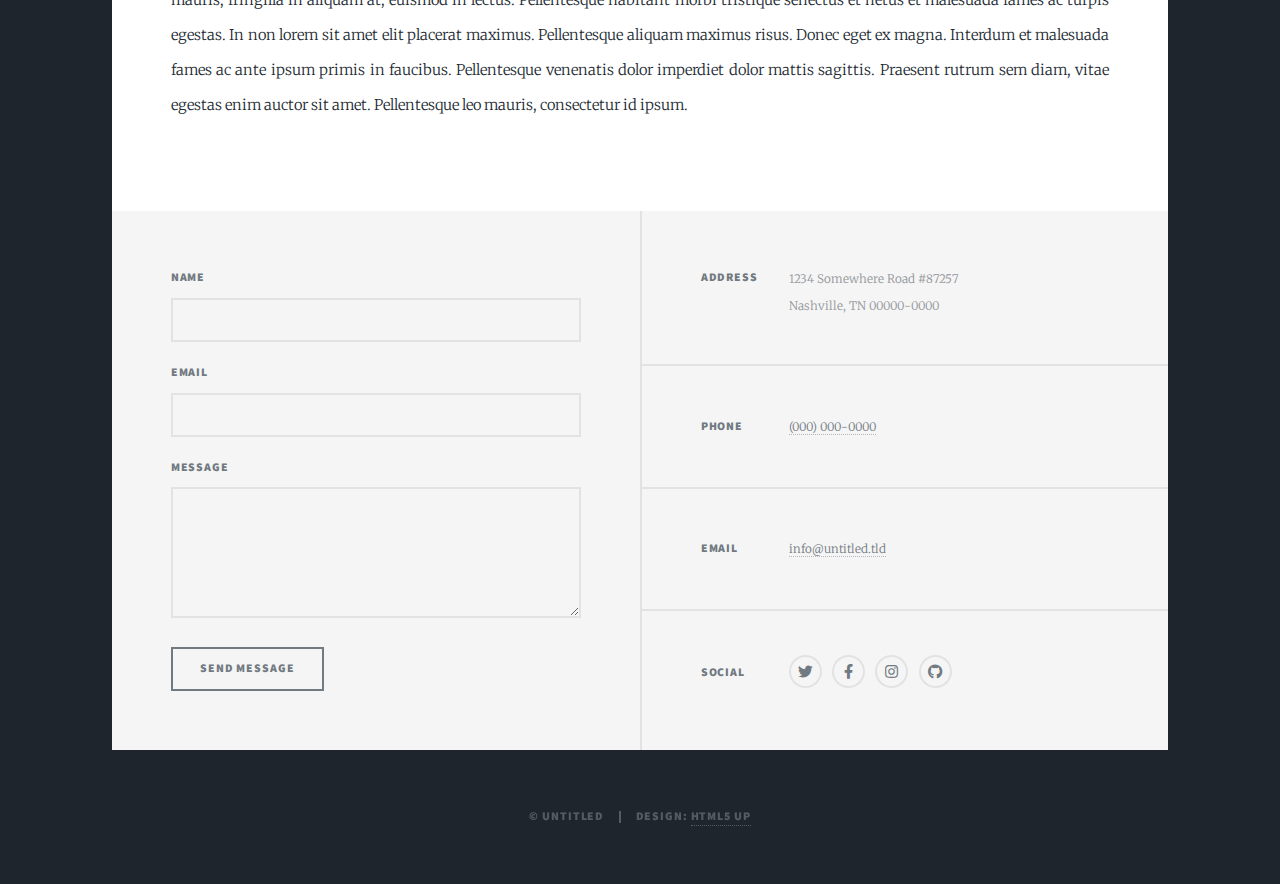
<file: generic.html>
<!DOCTYPE HTML>
<!--
	Massively by HTML5 UP
	html5up.net | @ajlkn
	Free for personal and commercial use under the CCA 3.0 license (html5up.net/license)
-->
<html>
	<head>
		<title>Generic Page - Massively by HTML5 UP</title>
		<meta charset="utf-8" />
		<meta name="viewport" content="width=device-width, initial-scale=1, user-scalable=no" />
		<link rel="stylesheet" href="assets/css/main.css" />
		<noscript><link rel="stylesheet" href="assets/css/noscript.css" /></noscript>
	</head>
	<body class="is-preload">

		<!-- Wrapper -->
			<div id="wrapper">

				<!-- Header -->
					<header id="header">
						<a href="index.html" class="logo">Massively</a>
					</header>

				<!-- Nav -->
					<nav id="nav">
						<ul class="links">
							<li><a href="index.html">This is Massively</a></li>
							<li class="active"><a href="generic.html">Generic Page</a></li>
							<li><a href="elements.html">Elements Reference</a></li>
						</ul>
						<ul class="icons">
							<li><a href="#" class="icon brands fa-twitter"><span class="label">Twitter</span></a></li>
							<li><a href="#" class="icon brands fa-facebook-f"><span class="label">Facebook</span></a></li>
							<li><a href="#" class="icon brands fa-instagram"><span class="label">Instagram</span></a></li>
							<li><a href="#" class="icon brands fa-github"><span class="label">GitHub</span></a></li>
						</ul>
					</nav>

				<!-- Main -->
					<div id="main">

						<!-- Post -->
							<section class="post">
								<header class="major">
									<span class="date">April 25, 2017</span>
									<h1>This is a<br />
									Generic Page</h1>
									<p>Aenean ornare velit lacus varius enim ullamcorper proin aliquam<br />
									facilisis ante sed etiam magna interdum congue. Lorem ipsum dolor<br />
									amet nullam sed etiam veroeros.</p>
								</header>
								<div class="image main"><img src="images/pic01.jpg" alt="" /></div>
								<p>Donec eget ex magna. Interdum et malesuada fames ac ante ipsum primis in faucibus. Pellentesque venenatis dolor imperdiet dolor mattis sagittis. Praesent rutrum sem diam, vitae egestas enim auctor sit amet. Pellentesque leo mauris, consectetur id ipsum sit amet, fergiat. Pellentesque in mi eu massa lacinia malesuada et a elit. Donec urna ex, lacinia in purus ac, pretium pulvinar mauris. Nunc lorem mauris, fringilla in aliquam at, euismod in lectus. Pellentesque habitant morbi tristique senectus et netus et malesuada fames ac turpis egestas. Curabitur sapien risus, commodo eget turpis at, elementum convallis enim turpis, lorem ipsum dolor sit amet nullam.</p>
								<p>Lorem ipsum dolor sit amet, consectetur adipiscing elit. Duis dapibus rutrum facilisis. Class aptent taciti sociosqu ad litora torquent per conubia nostra, per inceptos himenaeos. Etiam tristique libero eu nibh porttitor fermentum. Nullam venenatis erat id vehicula viverra. Nunc ultrices eros ut ultricies condimentum. Mauris risus lacus, blandit sit amet venenatis non, bibendum vitae dolor. Nunc lorem mauris, fringilla in aliquam at, euismod in lectus. Pellentesque habitant morbi tristique senectus et netus et malesuada fames ac turpis egestas. In non lorem sit amet elit placerat maximus. Pellentesque aliquam maximus risus. Donec eget ex magna. Interdum et malesuada fames ac ante ipsum primis in faucibus. Pellentesque venenatis dolor imperdiet dolor mattis sagittis. Praesent rutrum sem diam, vitae egestas enim auctor sit amet. Pellentesque leo mauris, consectetur id ipsum.</p>
							</section>

					</div>

				<!-- Footer -->
					<footer id="footer">
						<section>
							<form method="post" action="#">
								<div class="fields">
									<div class="field">
										<label for="name">Name</label>
										<input type="text" name="name" id="name" />
									</div>
									<div class="field">
										<label for="email">Email</label>
										<input type="text" name="email" id="email" />
									</div>
									<div class="field">
										<label for="message">Message</label>
										<textarea name="message" id="message" rows="3"></textarea>
									</div>
								</div>
								<ul class="actions">
									<li><input type="submit" value="Send Message" /></li>
								</ul>
							</form>
						</section>
						<section class="split contact">
							<section class="alt">
								<h3>Address</h3>
								<p>1234 Somewhere Road #87257<br />
								Nashville, TN 00000-0000</p>
							</section>
							<section>
								<h3>Phone</h3>
								<p><a href="#">(000) 000-0000</a></p>
							</section>
							<section>
								<h3>Email</h3>
								<p><a href="#">info@untitled.tld</a></p>
							</section>
							<section>
								<h3>Social</h3>
								<ul class="icons alt">
									<li><a href="#" class="icon brands alt fa-twitter"><span class="label">Twitter</span></a></li>
									<li><a href="#" class="icon brands alt fa-facebook-f"><span class="label">Facebook</span></a></li>
									<li><a href="#" class="icon brands alt fa-instagram"><span class="label">Instagram</span></a></li>
									<li><a href="#" class="icon brands alt fa-github"><span class="label">GitHub</span></a></li>
								</ul>
							</section>
						</section>
					</footer>

				<!-- Copyright -->
					<div id="copyright">
						<ul><li>&copy; Untitled</li><li>Design: <a href="https://html5up.net">HTML5 UP</a></li></ul>
					</div>

			</div>

		<!-- Scripts -->
			<script src="assets/js/jquery.min.js"></script>
			<script src="assets/js/jquery.scrollex.min.js"></script>
			<script src="assets/js/jquery.scrolly.min.js"></script>
			<script src="assets/js/browser.min.js"></script>
			<script src="assets/js/breakpoints.min.js"></script>
			<script src="assets/js/util.js"></script>
			<script src="assets/js/main.js"></script>

	</body>
</html>
</file>
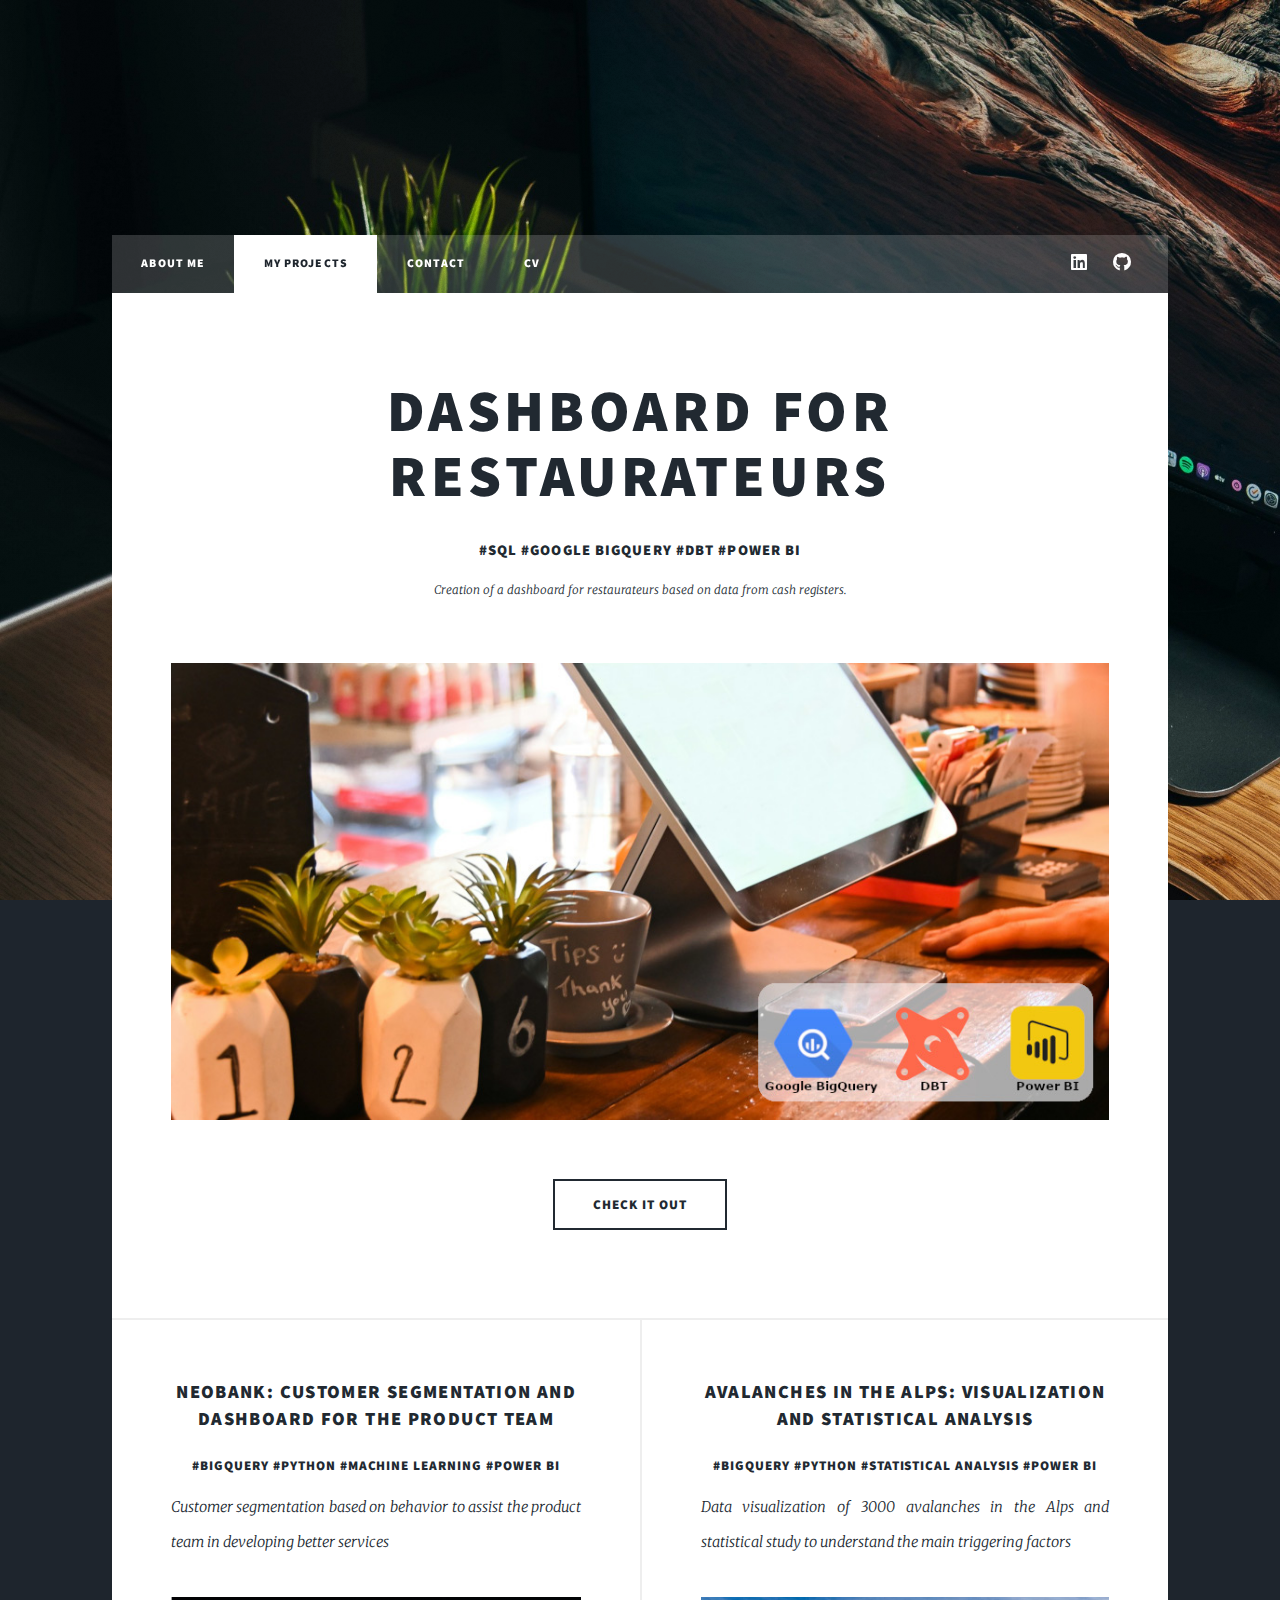
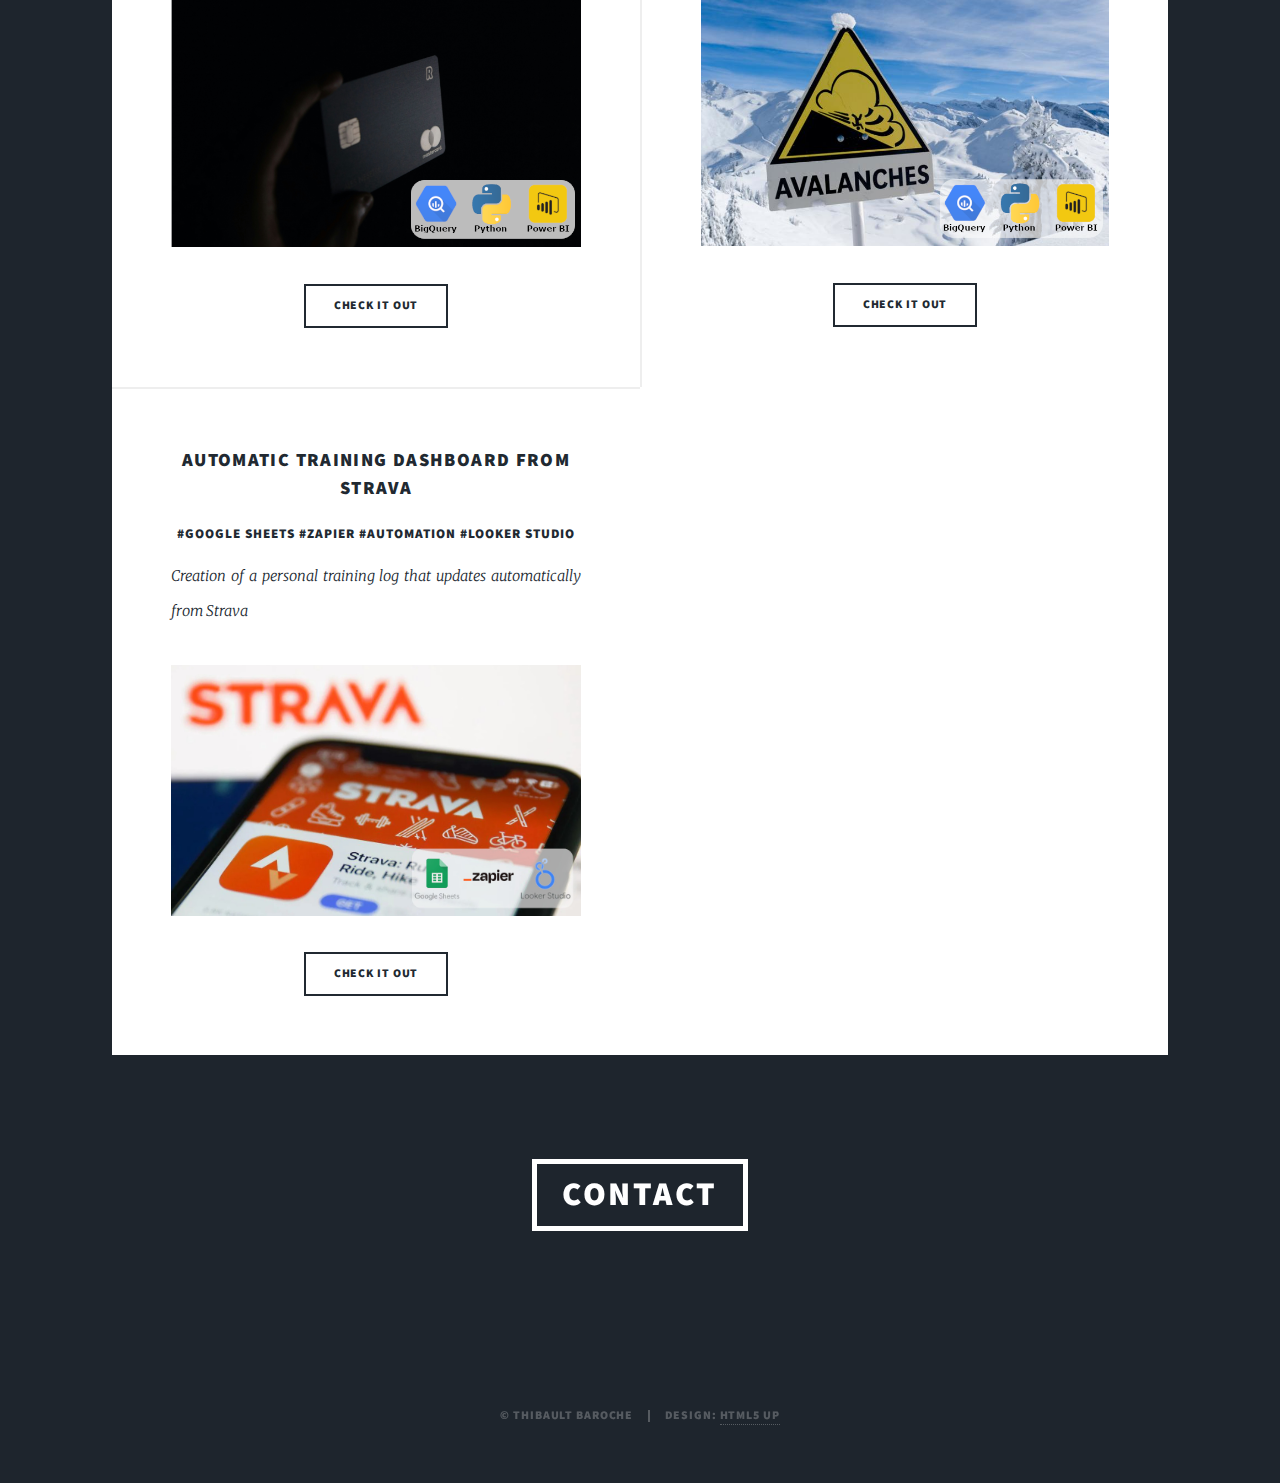
<file: projects.html>
<!DOCTYPE HTML>
<!--
	Massively by HTML5 UP
	html5up.net | @ajlkn
	Free for personal and commercial use under the CCA 3.0 license (html5up.net/license)
-->
<html>
	<head>

		<!-- Google tag (gtag.js) -->
		<script async src="https://www.googletagmanager.com/gtag/js?id=G-M4ELZP38HE"></script>
		<script>
  			window.dataLayer = window.dataLayer || [];
  			function gtag(){dataLayer.push(arguments);}
  			gtag('js', new Date());
  			gtag('config', 'G-M4ELZP38HE');
		</script>

		<title>My Projects | Thibault Baroche</title>
		<meta charset="utf-8" />
		<meta name="viewport" content="width=device-width, initial-scale=1, user-scalable=no" />
		<link rel="stylesheet" href="assets/css/main.css" />
		<noscript><link rel="stylesheet" href="assets/css/noscript.css" /></noscript>
	</head>
	<body class="is-preload">

		<!-- Wrapper -->
			<div id="wrapper" class="fade-in">

				<!-- Header -->
				<header id="header">
				</header>

				<!-- Nav -->
					<nav id="nav">
						<ul class="links">
							<li><a href="index.html">About Me</a></li>
							<li class="active"><a href="projects.html">My Projects</a></li>
							<li><a href="contact.html">Contact</a></li>
							<li><a href="CV_Thibault_BAROCHE.pdf" target="_blank">CV</a></li>
						</ul>
						<ul class="icons">
							<li><a href="https://www.linkedin.com/in/thibault-baroche/" class="icon brands fa-linkedin" target="_blank"><span class="label">LinkedIn</span></a></li>
							<li><a href="https://github.com/Thibault-Baroche" class="icon brands fa-github" target="_blank"><span class="label">GitHub</span></a></li>
						</ul>
					</nav>

				<!-- Main -->
					<div id="main">

						<!-- Featured Post -->
							<article class="post featured">
								<header class="major">
									<h2><a href="Projet_restaurateurs.html">Dashboard for restaurateurs<br /></a></h2>
									<h4>#SQL #GOOGLE BIGQUERY #DBT #POWER BI<br /></h4>
									<p>Creation of a dashboard for restaurateurs based on data from cash registers.</p>
								</header>
								<a href="Projet_restaurateurs.html" class="image main"><img src="images/Caisse_enregistreuse_logo.jpg" alt="" /></a>
								<ul class="actions special">
									<li><a href="Projet_restaurateurs.html" class="button large">Check it out</a></li>
								</ul>
							</article>

						<!-- Posts -->
							<section class="posts">

								<article>
									<header>
										<h3><a href="Projet_neobank.html">Neobank: customer segmentation and dashboard for the product team<br /></a></h3>
										<h5>#BIGQUERY #PYTHON #MACHINE LEARNING #POWER BI<br /></h5>
										<p>Customer segmentation based on behavior to assist the product team in developing better services</p>
									</header>
									<a href="Projet_neobank.html" class="image fit"><img src="images\Projet Neobank.png" alt="" /></a>
									<ul class="actions special">
										<li><a href="Projet_neobank.html" class="button">Check it out</a></li>
									</ul>
								</article>

								<article>
									<header>
										<h3><a href="Projet_avalanches.html">Avalanches in the Alps: visualization and statistical analysis<br /></a></h3>
										<h5>#BIGQUERY #PYTHON #STATISTICAL ANALYSIS #POWER BI<br /></h5>
										<p>Data visualization of 3000 avalanches in the Alps and statistical study to understand the main triggering factors</p>
									</header>
									<a href="Projet_avalanches.html" class="image fit"><img src="images\Projet_avalanches.png" alt="" /></a>
									<ul class="actions special">
										<li><a href="Projet_avalanches.html" class="button">Check it out</a></li>
									</ul>
								</article>

								<article>
									<header>
										<h3><a href="Projet_strava.html">Automatic training dashboard from Strava<br /></a></h3>
										<h5>#GOOGLE SHEETS #ZAPIER #AUTOMATION #LOOKER STUDIO<br /></h5>
										<p>Creation of a personal training log that updates automatically from Strava</p>
									</header>
									<a href="Projet_strava.html" class="image fit"><img src="images\Image_Strava.jpg" alt="" /></a>
									<ul class="actions special">
										<li><a href="Projet_strava.html" class="button">Check it out</a></li>
									</ul>
								</article>

							</section>

					</div>

					<header id="header">
						<a href="contact.html" class="logo">Contact</a>
					</header>

				<!-- Copyright -->
					<div id="copyright">
						<ul><li>&copy; Thibault Baroche</li><li>Design: <a href="https://html5up.net">HTML5 UP</a></li></ul>
					</div>

			</div>

		<!-- Scripts -->
			<script src="assets/js/jquery.min.js"></script>
			<script src="assets/js/jquery.scrollex.min.js"></script>
			<script src="assets/js/jquery.scrolly.min.js"></script>
			<script src="assets/js/browser.min.js"></script>
			<script src="assets/js/breakpoints.min.js"></script>
			<script src="assets/js/util.js"></script>
			<script src="assets/js/main.js"></script>

	</body>
</html>
</file>
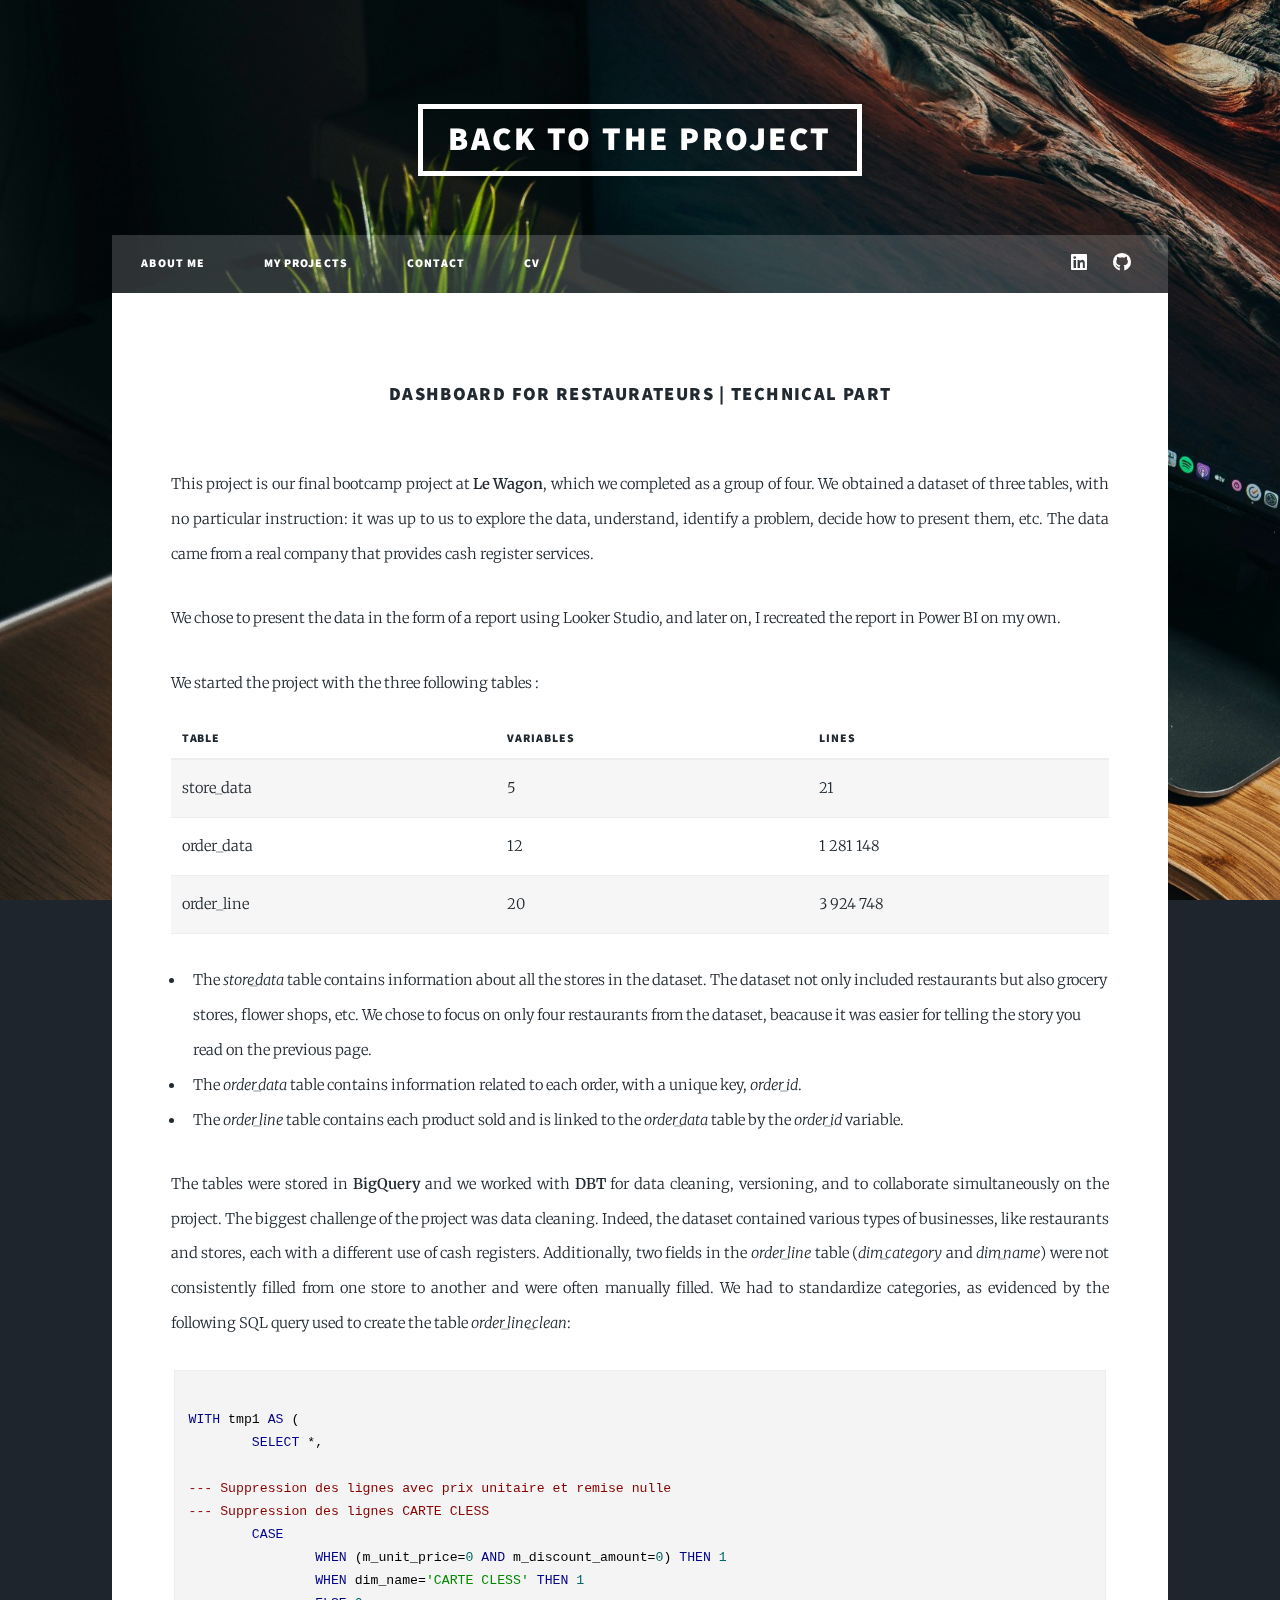
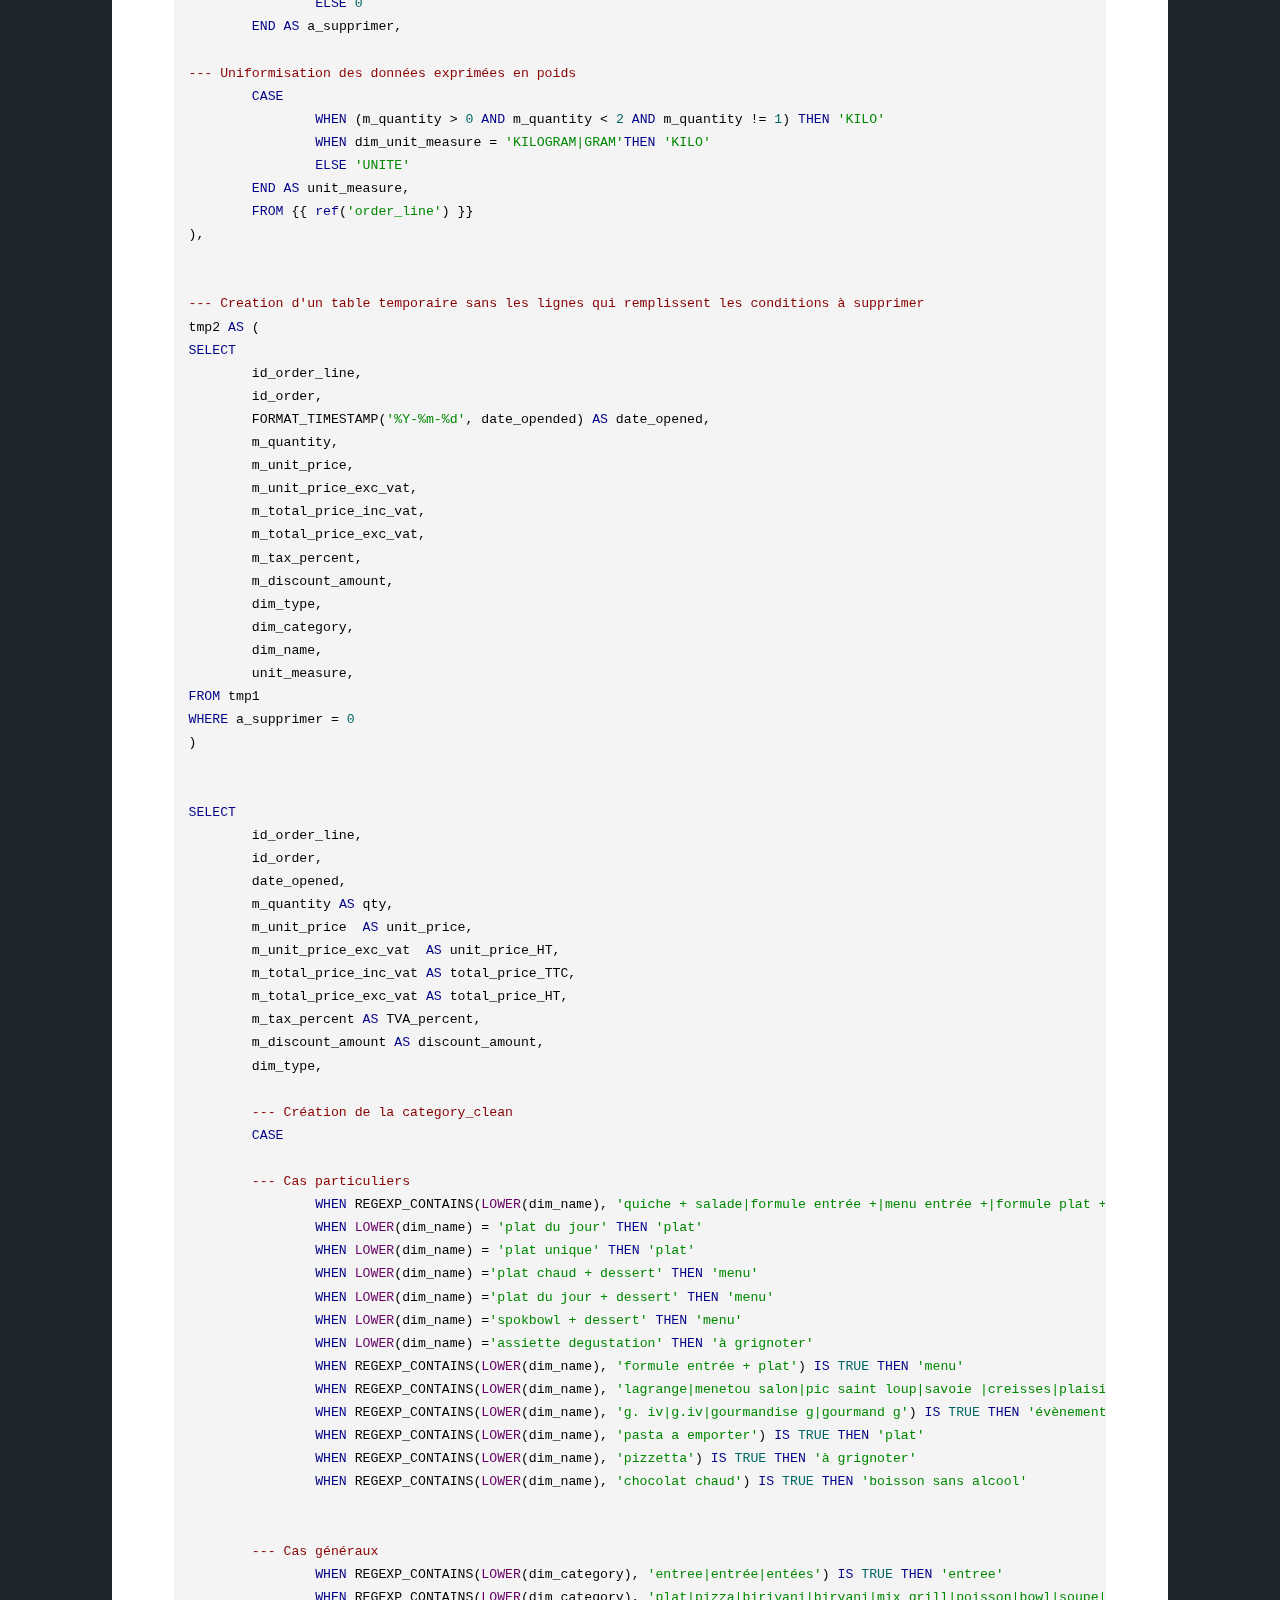
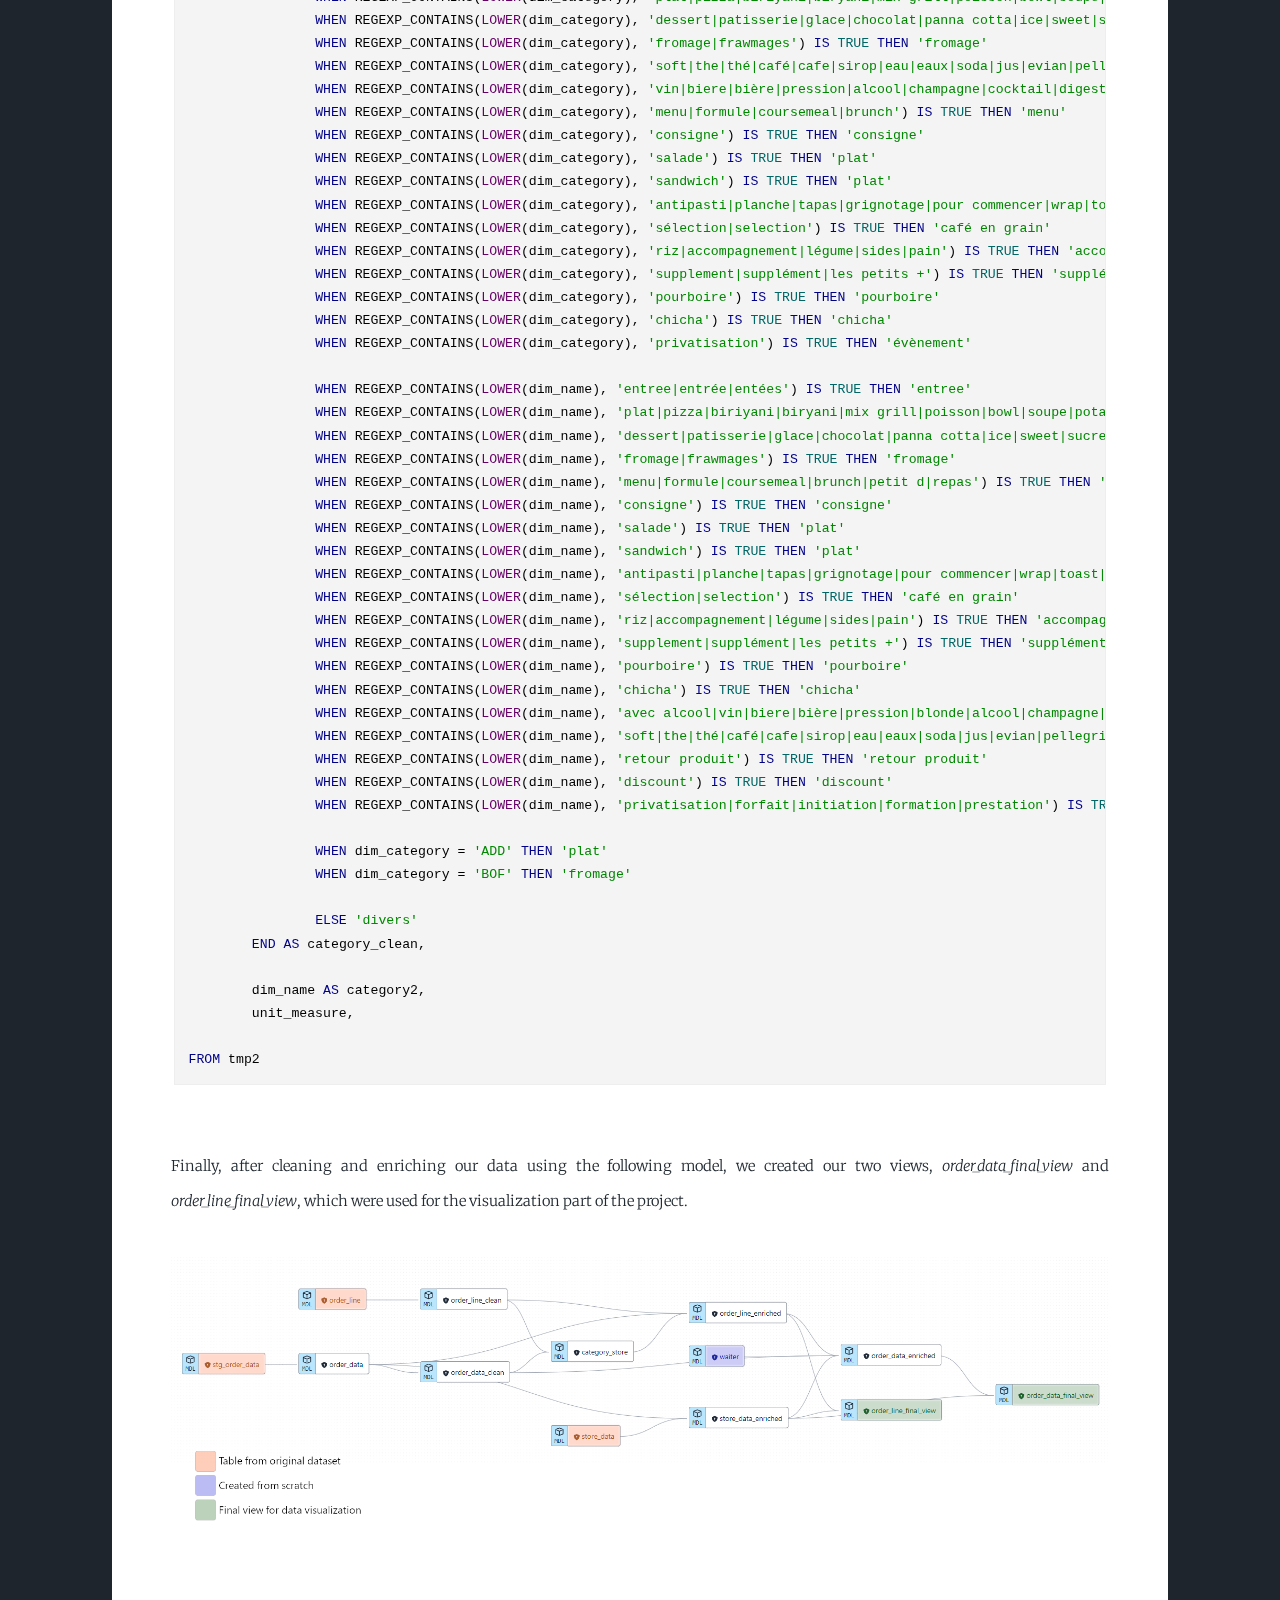
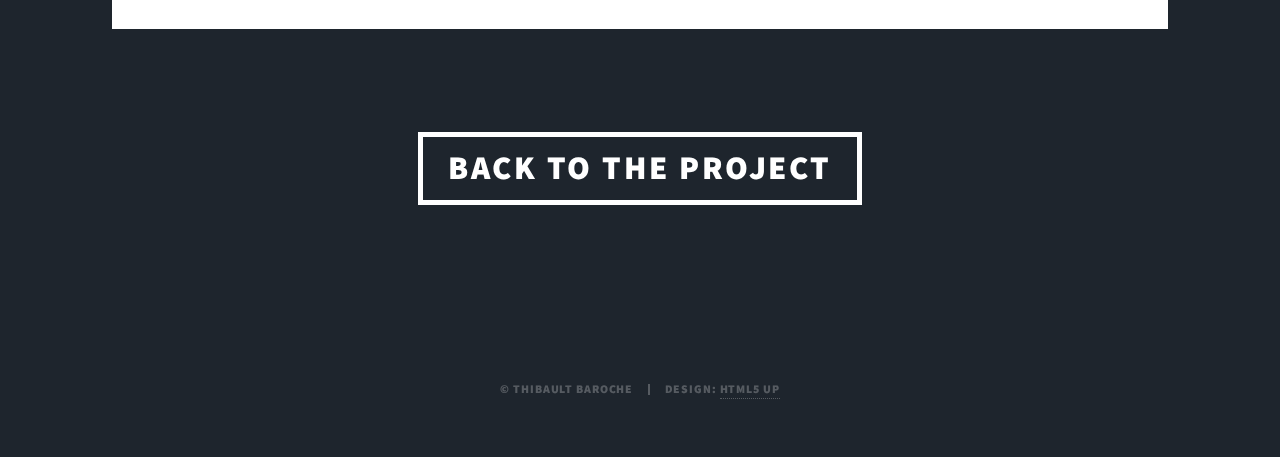
<file: Projet-restaurateurs_technique.html>
<!DOCTYPE HTML>
<!--
	Massively by HTML5 UP
	html5up.net | @ajlkn
	Free for personal and commercial use under the CCA 3.0 license (html5up.net/license)
-->
<html>
	<head>

		<!-- Google tag (gtag.js) -->
		<script async src="https://www.googletagmanager.com/gtag/js?id=G-M4ELZP38HE"></script>
		<script>
  			window.dataLayer = window.dataLayer || [];
  			function gtag(){dataLayer.push(arguments);}
  			gtag('js', new Date());
  			gtag('config', 'G-M4ELZP38HE');
		</script>

		<title>Dashboard for restaurateurs - Technical part</title>
		<meta charset="utf-8" />
		<meta name="viewport" content="width=device-width, initial-scale=1, user-scalable=no" />
		<link rel="stylesheet" href="assets/css/main.css" />
		<link rel="stylesheet" href="assets/css/googlecode.min.css" />
		<noscript><link rel="stylesheet" href="assets/css/noscript.css" /></noscript>
	</head>
	<body class="is-preload">

		<!-- Wrapper -->
			<div id="wrapper" class="fade-in">

				<!-- Header -->
					<header id="header">
						<a href="Projet_restaurateurs.html" class="logo">Back to the project</a>
					</header>

				<!-- Nav -->
				<nav id="nav">
					<ul class="links">
						<li><a href="index.html">About Me</a></li>
						<li><a href="projects.html">My Projects</a></li>
						<li><a href="contact.html">Contact</a></li>
						<li><a href="CV_Thibault_BAROCHE.pdf" target="_blank">CV</a></li>
					</ul>
					<ul class="icons">
						<li><a href="https://www.linkedin.com/in/thibault-baroche/" class="icon brands fa-linkedin" target="_blank"><span class="label">LinkedIn</span></a></li>
						<li><a href="https://github.com/Thibault-Baroche" class="icon brands fa-github" target="_blank"><span class="label">GitHub</span></a></li>
					</ul>
				</nav>

				<!-- Main -->
					<div id="main">

						<!-- Post -->
						<section class="post">
							<header class="major">
								<h3>Dashboard for restaurateurs | Technical part</h3>
							</header>

							<p>This project is our final bootcamp project at <b>Le Wagon</b>, which we completed as a group of four. We obtained a dataset of three tables, with no particular instruction: it was up to us to explore the data, understand, identify a problem, decide how to present them, etc. The data came from a real company that provides cash register services.</p>
							
							<p>We chose to present the data in the form of a report using Looker Studio, and later on, I recreated the report in Power BI on my own.</p>
						
							<p>We started the project with the three following tables :</p>


							<!-- Table -->

								<div class="table-wrapper">
									<table>
										<thead>
											<tr>
												<th>Table</th>
												<th>Variables</th>
												<th>Lines</th>
											</tr>
										</thead>
										<tbody>
											<tr>
												<td>store_data</td>
												<td>5</td>
												<td>21</td>
											</tr>
											<tr>
												<td>order_data</td>
												<td>12</td>
												<td>1 281 148</td>
											</tr>
											<tr>
												<td>order_line</td>
												<td>20</td>
												<td>3 924 748</td>
											</tr>
										</tbody>
									</table>
								</div>
						
							<ul>
								<li>The <i>store_data</i> table contains information about all the stores in the dataset. The dataset not only included restaurants but also grocery stores, flower shops, etc. We chose to focus on only four restaurants from the dataset, beacause it was easier for telling the story you read on the previous page.</li>
								<li>The <i>order_data</i> table contains information related to each order, with a unique key, <i>order_id</i>.</li>
								<li>The <i>order_line</i> table contains each product sold and is linked to the <i>order_data</i> table by the <em>order_id</em> variable.</li>
							</ul>

							<p>The tables were stored in <b>BigQuery</b> and we worked with <b>DBT</b> for data cleaning, versioning, and to collaborate simultaneously on the project. The biggest challenge of the project was data cleaning. Indeed, the dataset contained various types of businesses, like restaurants and stores, each with a different use of cash registers. Additionally, two fields in the <i>order_line</i> table (<em>dim_category</em> and <em>dim_name</em>) were not consistently filled from one store to another and were often manually filled. We had to standardize categories, as evidenced by the following SQL query used to create the table <i>order_line_clean</i>:</p>

							<!-- Preformatted Code -->
							<pre><code class="sql">
WITH tmp1 AS (
	SELECT *,
									
--- Suppression des lignes avec prix unitaire et remise nulle
--- Suppression des lignes CARTE CLESS
	CASE
		WHEN (m_unit_price=0 AND m_discount_amount=0) THEN 1
		WHEN dim_name='CARTE CLESS' THEN 1
		ELSE 0
	END AS a_supprimer,
								  
--- Uniformisation des données exprimées en poids
	CASE
		WHEN (m_quantity > 0 AND m_quantity < 2 AND m_quantity != 1) THEN 'KILO'
		WHEN dim_unit_measure = 'KILOGRAM|GRAM'THEN 'KILO'
		ELSE 'UNITE'
	END AS unit_measure,
	FROM {{ ref('order_line') }}
),
								  
								  
--- Creation d'un table temporaire sans les lignes qui remplissent les conditions à supprimer
tmp2 AS (
SELECT
	id_order_line,
	id_order,
	FORMAT_TIMESTAMP('%Y-%m-%d', date_opended) AS date_opened,
	m_quantity,
	m_unit_price,
	m_unit_price_exc_vat,
	m_total_price_inc_vat,
	m_total_price_exc_vat,
	m_tax_percent,
	m_discount_amount,
	dim_type,
	dim_category,
	dim_name,
	unit_measure,
FROM tmp1
WHERE a_supprimer = 0
)
								  
								  
SELECT 
	id_order_line,
	id_order,
	date_opened,
	m_quantity AS qty,
	m_unit_price  AS unit_price,
	m_unit_price_exc_vat  AS unit_price_HT,
	m_total_price_inc_vat AS total_price_TTC,
	m_total_price_exc_vat AS total_price_HT,
	m_tax_percent AS TVA_percent,
	m_discount_amount AS discount_amount,
	dim_type,
									
	--- Création de la category_clean  
	CASE
								  
	--- Cas particuliers
		WHEN REGEXP_CONTAINS(LOWER(dim_name), 'quiche + salade|formule entrée +|menu entrée +|formule plat +') IS TRUE THEN 'menu'
		WHEN LOWER(dim_name) = 'plat du jour' THEN 'plat'
		WHEN LOWER(dim_name) = 'plat unique' THEN 'plat'
		WHEN LOWER(dim_name) ='plat chaud + dessert' THEN 'menu'
		WHEN LOWER(dim_name) ='plat du jour + dessert' THEN 'menu'
		WHEN LOWER(dim_name) ='spokbowl + dessert' THEN 'menu'
		WHEN LOWER(dim_name) ='assiette degustation' THEN 'à grignoter'
		WHEN REGEXP_CONTAINS(LOWER(dim_name), 'formule entrée + plat') IS TRUE THEN 'menu'
		WHEN REGEXP_CONTAINS(LOWER(dim_name), 'lagrange|menetou salon|pic saint loup|savoie |creisses|plaisir de siaurac|morgon|quincy|mousse a zigu|petit jo|pouilly|chenin |mayne|barouillet|vacqueyras|pic st loup|moulins dascq|crozes|cheverny|siaurac|siauriac|graves|remejeanne|conso 4|conso 6|conso 7') IS TRUE THEN 'boisson avec alcool'
		WHEN REGEXP_CONTAINS(LOWER(dim_name), 'g. iv|g.iv|gourmandise g|gourmand g') IS TRUE THEN 'évènement'
		WHEN REGEXP_CONTAINS(LOWER(dim_name), 'pasta a emporter') IS TRUE THEN 'plat'
		WHEN REGEXP_CONTAINS(LOWER(dim_name), 'pizzetta') IS TRUE THEN 'à grignoter'
		WHEN REGEXP_CONTAINS(LOWER(dim_name), 'chocolat chaud') IS TRUE THEN 'boisson sans alcool'
								  
						  
	--- Cas généraux
		WHEN REGEXP_CONTAINS(LOWER(dim_category), 'entree|entrée|entées') IS TRUE THEN 'entree'
		WHEN REGEXP_CONTAINS(LOWER(dim_category), 'plat|pizza|biriyani|biryani|mix grill|poisson|bowl|soupe|potage|pate|pâtes|pasta') IS TRUE THEN 'plat'
		WHEN REGEXP_CONTAINS(LOWER(dim_category), 'dessert|patisserie|glace|chocolat|panna cotta|ice|sweet|sucre|sucré|confiserie') IS TRUE THEN 'dessert'
		WHEN REGEXP_CONTAINS(LOWER(dim_category), 'fromage|frawmages') IS TRUE THEN 'fromage'
		WHEN REGEXP_CONTAINS(LOWER(dim_category), 'soft|the|thé|café|cafe|sirop|eau|eaux|soda|jus|evian|pellegrino|charitea|tasse|methodes douces|espression|expression|espresso|perrier|expresso|infusion|citronnade|golden milk|caffe|smoothie|tourtel|milkshake|lurisia|dirty chai') IS TRUE THEN 'boisson sans alcool'     
		WHEN REGEXP_CONTAINS(LOWER(dim_category), 'vin|biere|bière|pression|alcool|champagne|cocktail|digestif|rose|rosé|cidre|apero|apéro|apéritif|aperitivo|aperitif|blanc|rouge|drink|petillant|whisky|pinot|alsace|rhone|rhône|saumur|lassi|martini|provence|castel|merlot|clos|gamay|muscadet|valle|i.g.p|bourgueil|happy hour|anjou|kir|crus|degustion|dégustation|brouilly|toscane|tavel|sicile|breizh|beer|spritz|merlot|syrah|sauvignon|limoncello|bergeron|stella artois') IS TRUE THEN 'boisson avec alcool'
		WHEN REGEXP_CONTAINS(LOWER(dim_category), 'menu|formule|coursemeal|brunch') IS TRUE THEN 'menu'
		WHEN REGEXP_CONTAINS(LOWER(dim_category), 'consigne') IS TRUE THEN 'consigne'
		WHEN REGEXP_CONTAINS(LOWER(dim_category), 'salade') IS TRUE THEN 'plat'
		WHEN REGEXP_CONTAINS(LOWER(dim_category), 'sandwich') IS TRUE THEN 'plat'
		WHEN REGEXP_CONTAINS(LOWER(dim_category), 'antipasti|planche|tapas|grignotage|pour commencer|wrap|toast|envies sal|charcuterie|est tricher|sfizio') IS TRUE THEN 'à grignoter'
		WHEN REGEXP_CONTAINS(LOWER(dim_category), 'sélection|selection') IS TRUE THEN 'café en grain'
		WHEN REGEXP_CONTAINS(LOWER(dim_category), 'riz|accompagnement|légume|sides|pain') IS TRUE THEN 'accompagnement'
		WHEN REGEXP_CONTAINS(LOWER(dim_category), 'supplement|supplément|les petits +') IS TRUE THEN 'supplément'
		WHEN REGEXP_CONTAINS(LOWER(dim_category), 'pourboire') IS TRUE THEN 'pourboire'
		WHEN REGEXP_CONTAINS(LOWER(dim_category), 'chicha') IS TRUE THEN 'chicha'
		WHEN REGEXP_CONTAINS(LOWER(dim_category), 'privatisation') IS TRUE THEN 'évènement'
							  
		WHEN REGEXP_CONTAINS(LOWER(dim_name), 'entree|entrée|entées') IS TRUE THEN 'entree'
		WHEN REGEXP_CONTAINS(LOWER(dim_name), 'plat|pizza|biriyani|biryani|mix grill|poisson|bowl|soupe|potage|pate|pâtes|pasta|tartare|escalope|burger|saumon|entrcôte|andouillette|st jacques|bar de ligne') IS TRUE THEN 'plat'
		WHEN REGEXP_CONTAINS(LOWER(dim_name), 'dessert|patisserie|glace|chocolat|panna cotta|ice|sweet|sucre|sucré|confiserie') IS TRUE THEN 'dessert'
		WHEN REGEXP_CONTAINS(LOWER(dim_name), 'fromage|frawmages') IS TRUE THEN 'fromage'
		WHEN REGEXP_CONTAINS(LOWER(dim_name), 'menu|formule|coursemeal|brunch|petit d|repas') IS TRUE THEN 'menu'
		WHEN REGEXP_CONTAINS(LOWER(dim_name), 'consigne') IS TRUE THEN 'consigne'
		WHEN REGEXP_CONTAINS(LOWER(dim_name), 'salade') IS TRUE THEN 'plat'
		WHEN REGEXP_CONTAINS(LOWER(dim_name), 'sandwich') IS TRUE THEN 'plat'
		WHEN REGEXP_CONTAINS(LOWER(dim_name), 'antipasti|planche|tapas|grignotage|pour commencer|wrap|toast|envies sal|charcuterie|assiette afterwork') IS TRUE THEN 'à grignoter'
		WHEN REGEXP_CONTAINS(LOWER(dim_name), 'sélection|selection') IS TRUE THEN 'café en grain'
		WHEN REGEXP_CONTAINS(LOWER(dim_name), 'riz|accompagnement|légume|sides|pain') IS TRUE THEN 'accompagnement'
		WHEN REGEXP_CONTAINS(LOWER(dim_name), 'supplement|supplément|les petits +') IS TRUE THEN 'supplément'
		WHEN REGEXP_CONTAINS(LOWER(dim_name), 'pourboire') IS TRUE THEN 'pourboire'
		WHEN REGEXP_CONTAINS(LOWER(dim_name), 'chicha') IS TRUE THEN 'chicha'
		WHEN REGEXP_CONTAINS(LOWER(dim_name), 'avec alcool|vin|biere|bière|pression|blonde|alcool|champagne|cocktail|digestif|rose|rosé|cidre|apero|apéro|apéritif|aperitivo|aperitif|blanc|rouge|drink|petillant|whisky|pinot|alsace|rhone|rhône|saumur|lassi|martini|provence|castel|merlot|clos|gamay|muscadet|valle|i.g.p|bourgueil|happy hour|anjou|kir|crus|degustion|dégustation|brouilly|toscane|tavel|sicile|breizh|beer|spritz|sauvignon|kingfisher|syrah|stella|bergeron|limoncello|roussanne|heineken|chardonnay|amaretto|grappa|shooter') IS TRUE THEN 'boisson avec alcool'
		WHEN REGEXP_CONTAINS(LOWER(dim_name), 'soft|the|thé|café|cafe|sirop|eau|eaux|soda|jus|evian|pellegrino|charitea|tasse|methodes douces|sans alcool|espression|expression|chai latte|coca|cola|espresso|expresso|lemonaid|perrier|infusion|lurisia|golden milk|citronnade|milkshake|tourtel|caffe|gazeifiee|mangajo|nimbupani|cappuccino|smoothie') IS TRUE THEN 'boisson sans alcool'    
		WHEN REGEXP_CONTAINS(LOWER(dim_name), 'retour produit') IS TRUE THEN 'retour produit'
		WHEN REGEXP_CONTAINS(LOWER(dim_name), 'discount') IS TRUE THEN 'discount'
		WHEN REGEXP_CONTAINS(LOWER(dim_name), 'privatisation|forfait|initiation|formation|prestation') IS TRUE THEN 'évènement'
							  
		WHEN dim_category = 'ADD' THEN 'plat'
		WHEN dim_category = 'BOF' THEN 'fromage'
								  
		ELSE 'divers'
	END AS category_clean,
								  
	dim_name AS category2,
	unit_measure,
								  
FROM tmp2</code></pre>

							<p></br>Finally, after cleaning and enriching our data using the following model, we created our two views, <i>order_data_final_view</i> and <i>order_line_final_view</i>, which were used for the visualization part of the project.</p>

							<span class="image fit"><img src="images\Schéma.png" alt="" /></span>

						</section>
					</div>

					<header id="header">
						<a href="Projet_restaurateurs.html" class="logo">Back to the project</a>
					</header>

				<!-- Copyright -->
					<div id="copyright">
						<ul><li>&copy; Thibault Baroche</li><li>Design: <a href="https://html5up.net">HTML5 UP</a></li></ul>
					</div>

			</div>

		<!-- Scripts -->
			<script src="assets/js/jquery.min.js"></script>
			<script src="assets/js/jquery.scrollex.min.js"></script>
			<script src="assets/js/jquery.scrolly.min.js"></script>
			<script src="assets/js/browser.min.js"></script>
			<script src="assets/js/breakpoints.min.js"></script>
			<script src="assets/js/util.js"></script>
			<script src="assets/js/main.js"></script>
			<script src="assets/js/highlight.min.js"></script>
			<script>hljs.initHighlightingOnLoad();</script>

	</body>
</html>
</file>
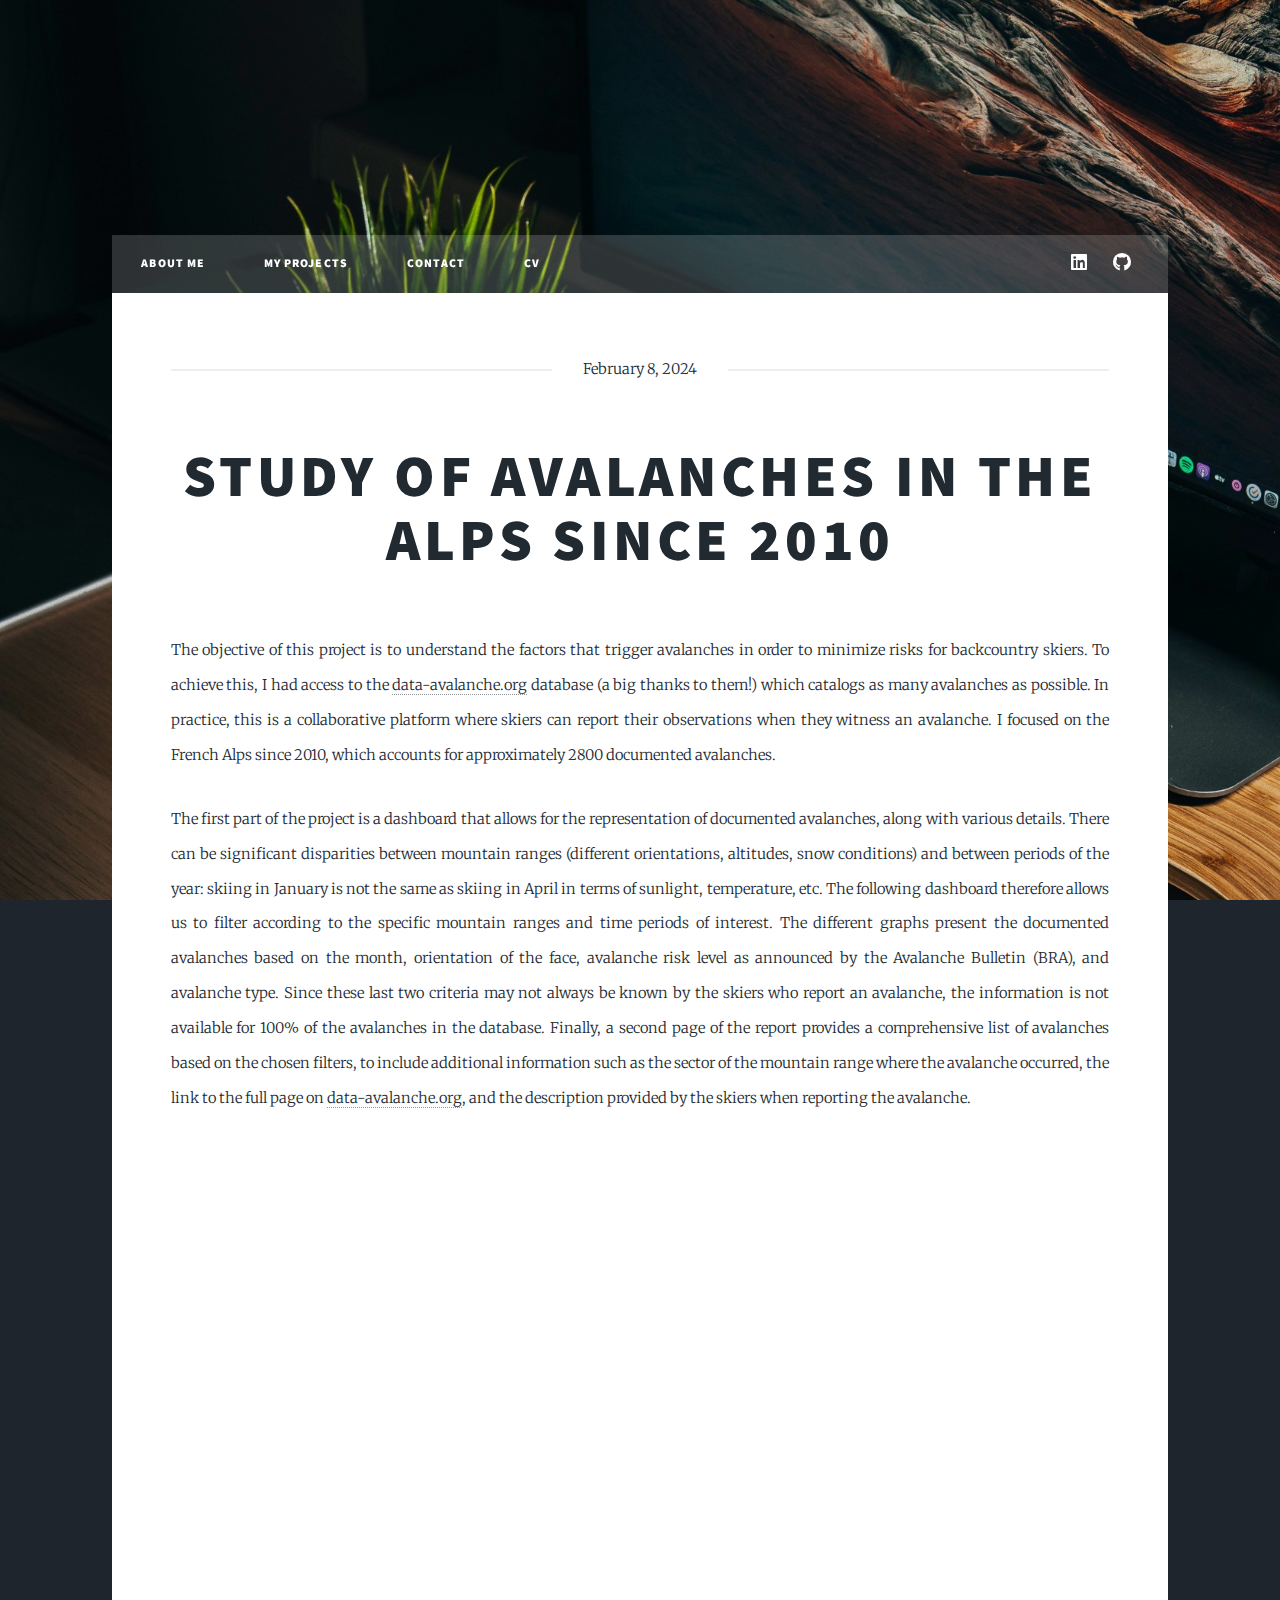
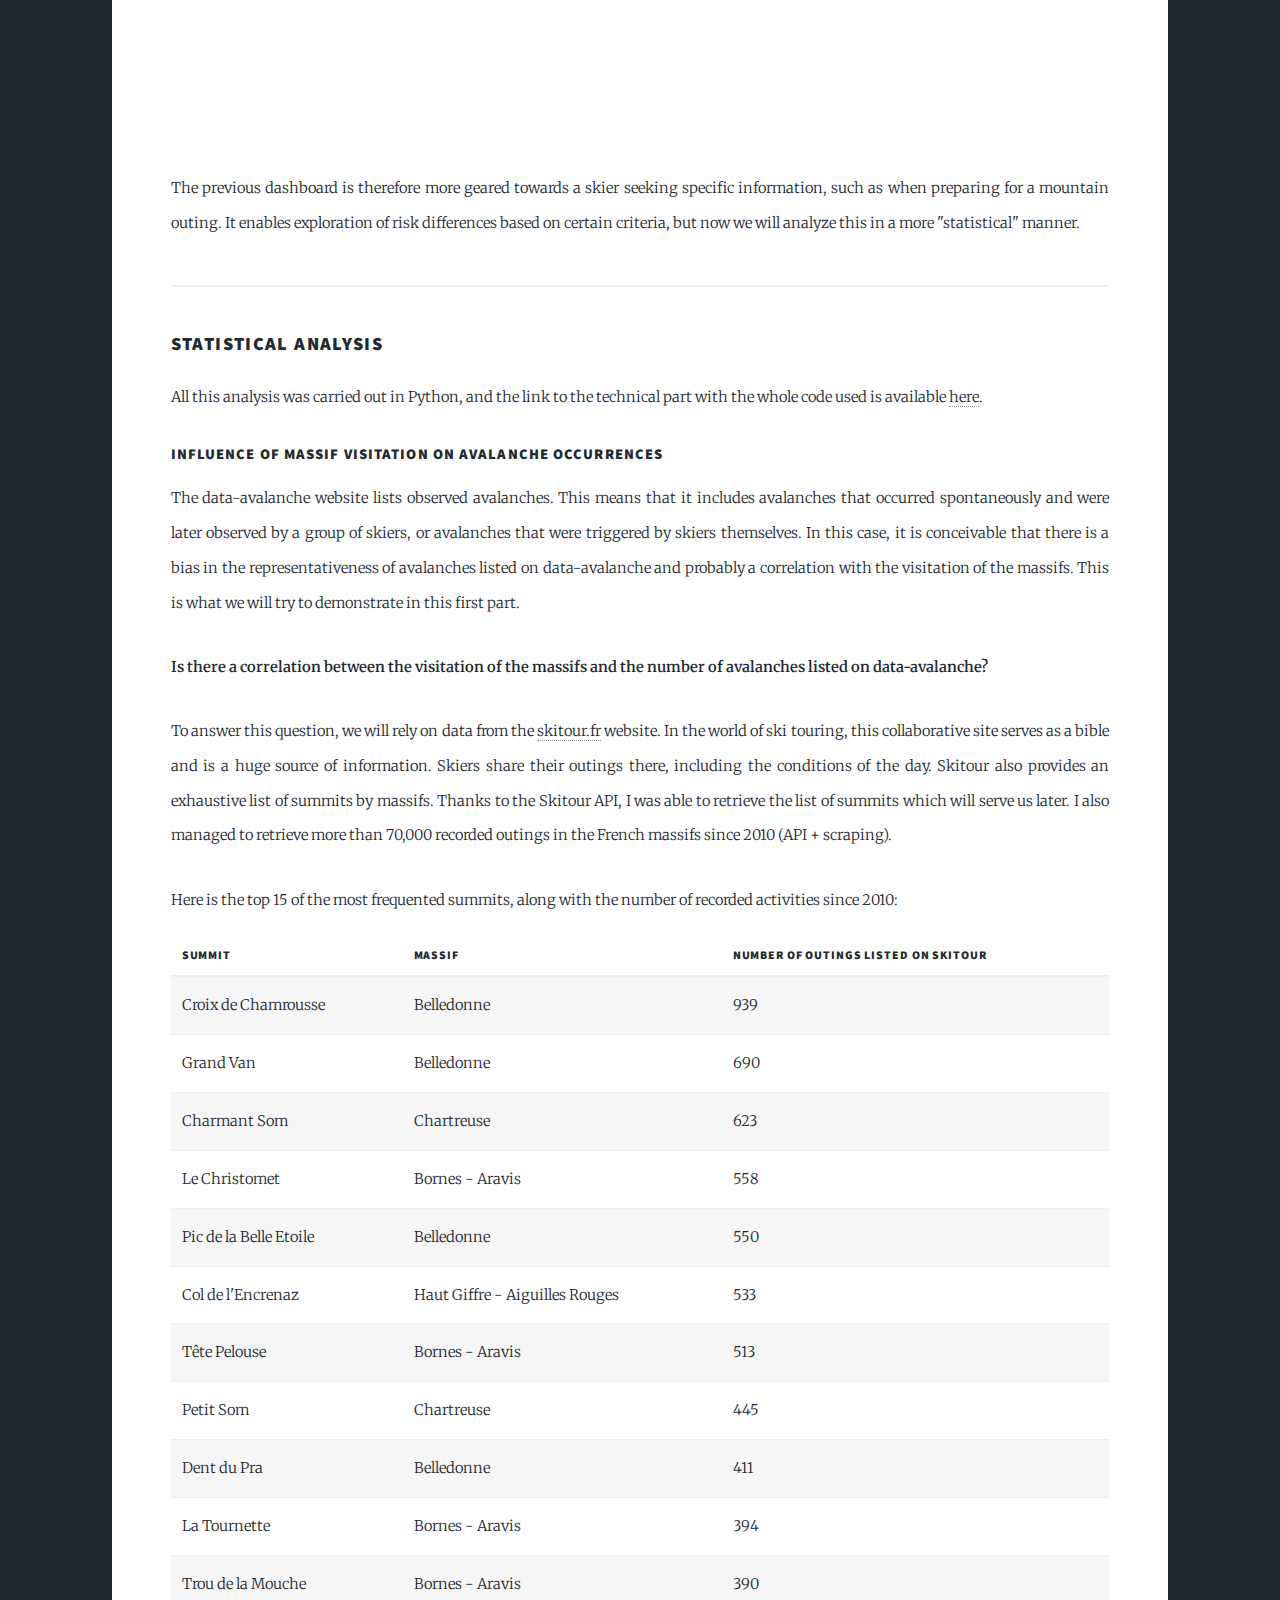
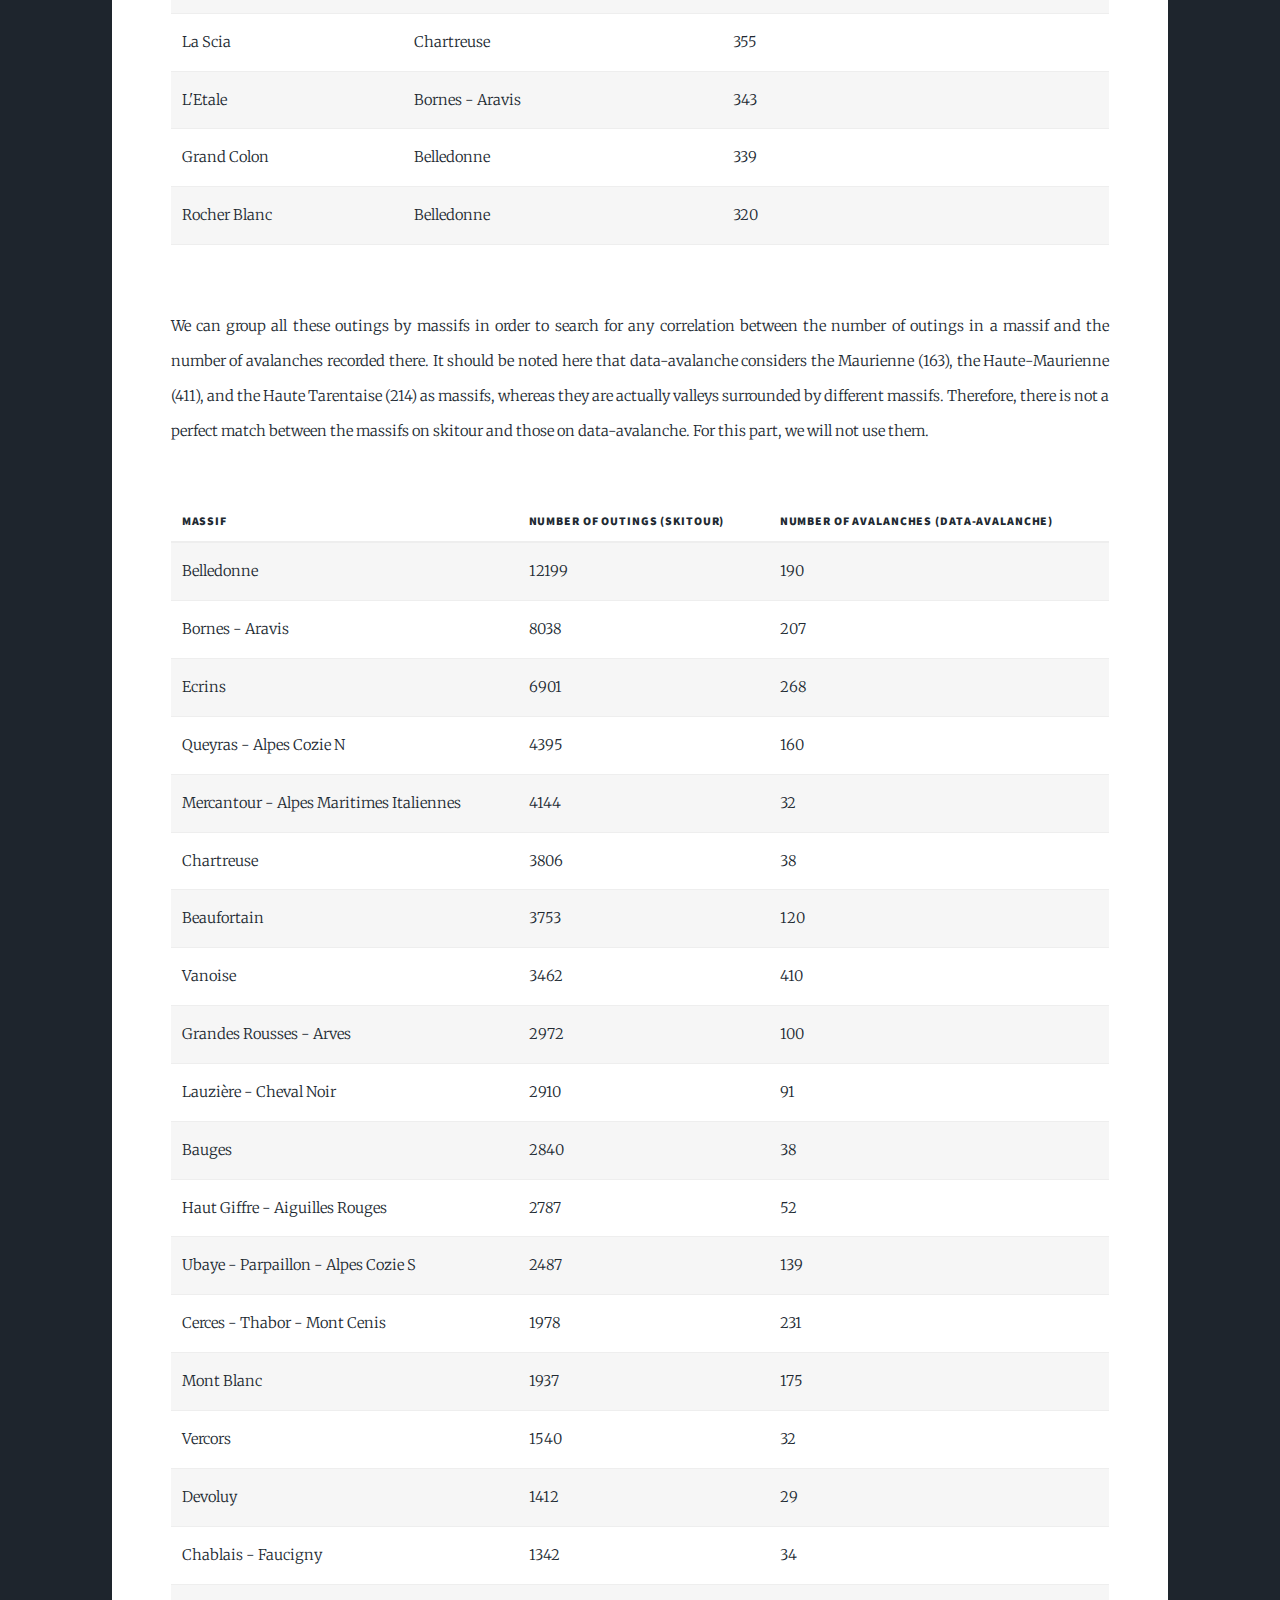
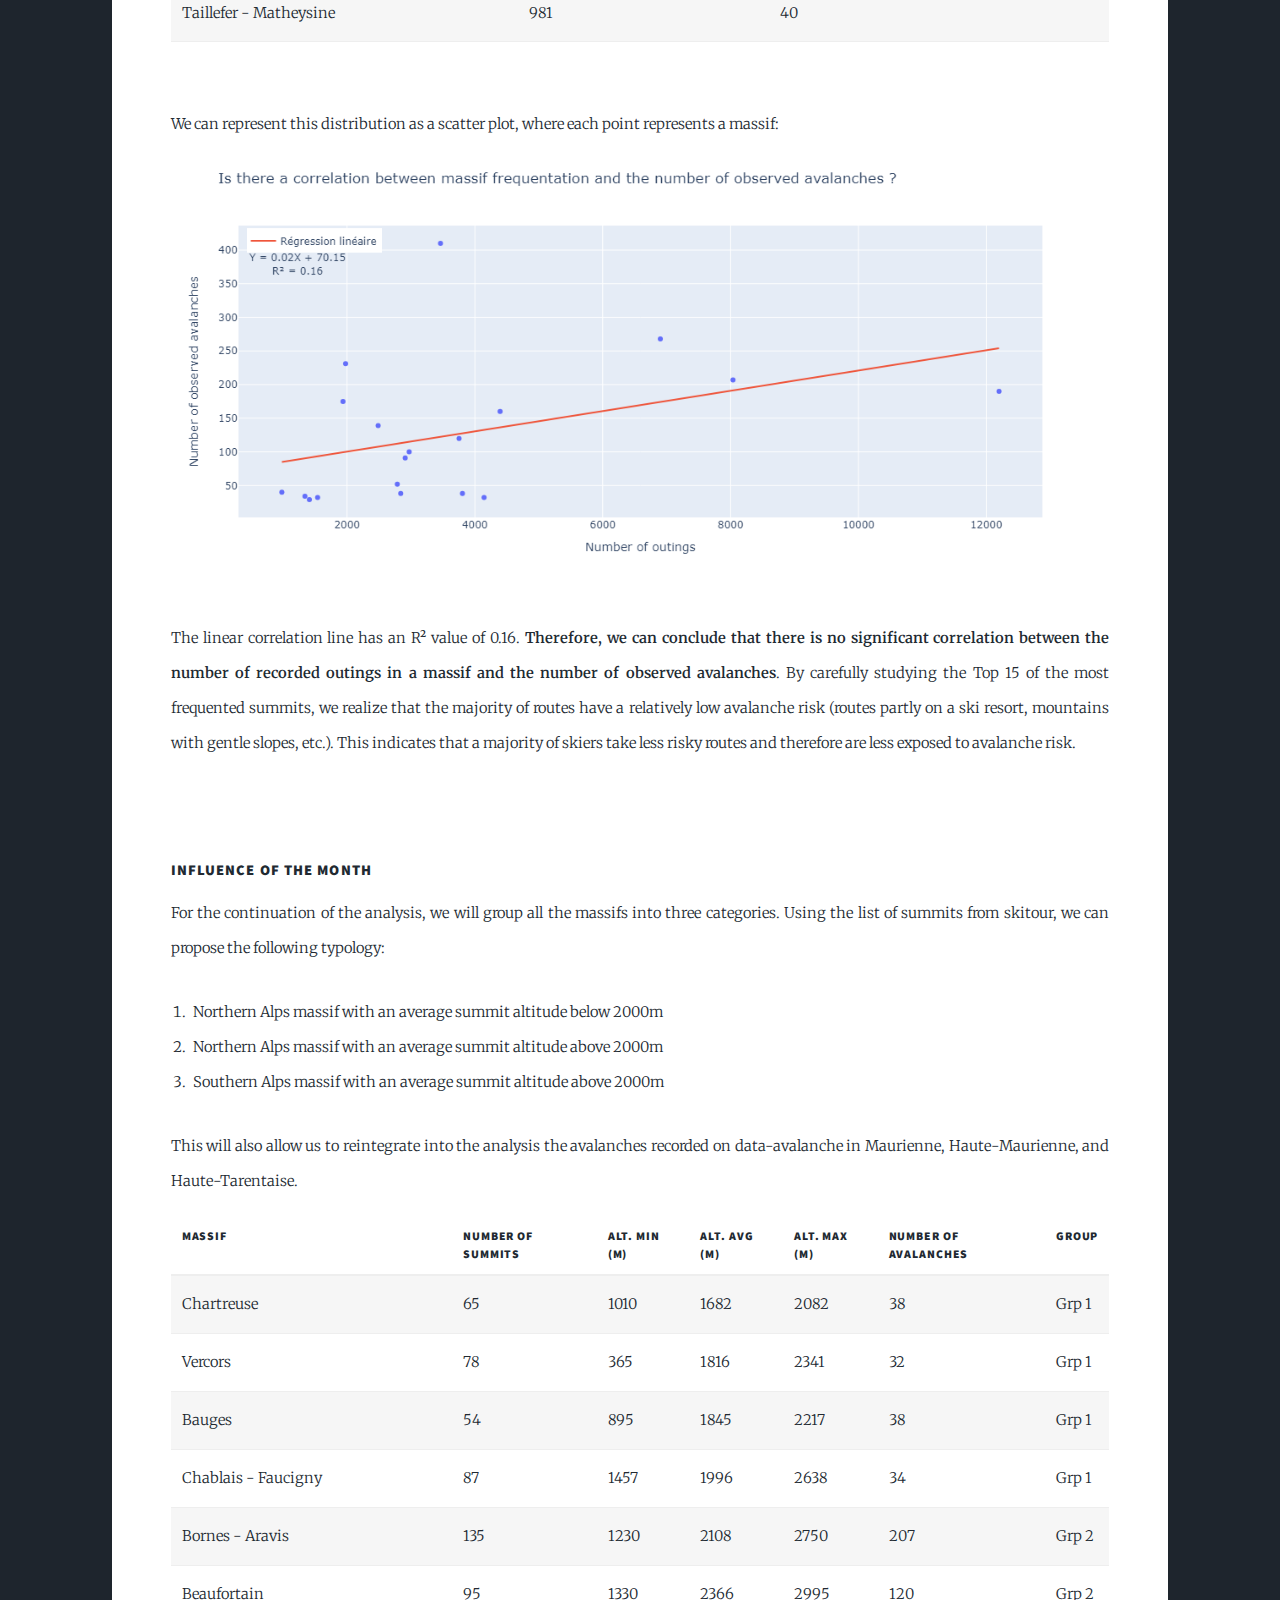
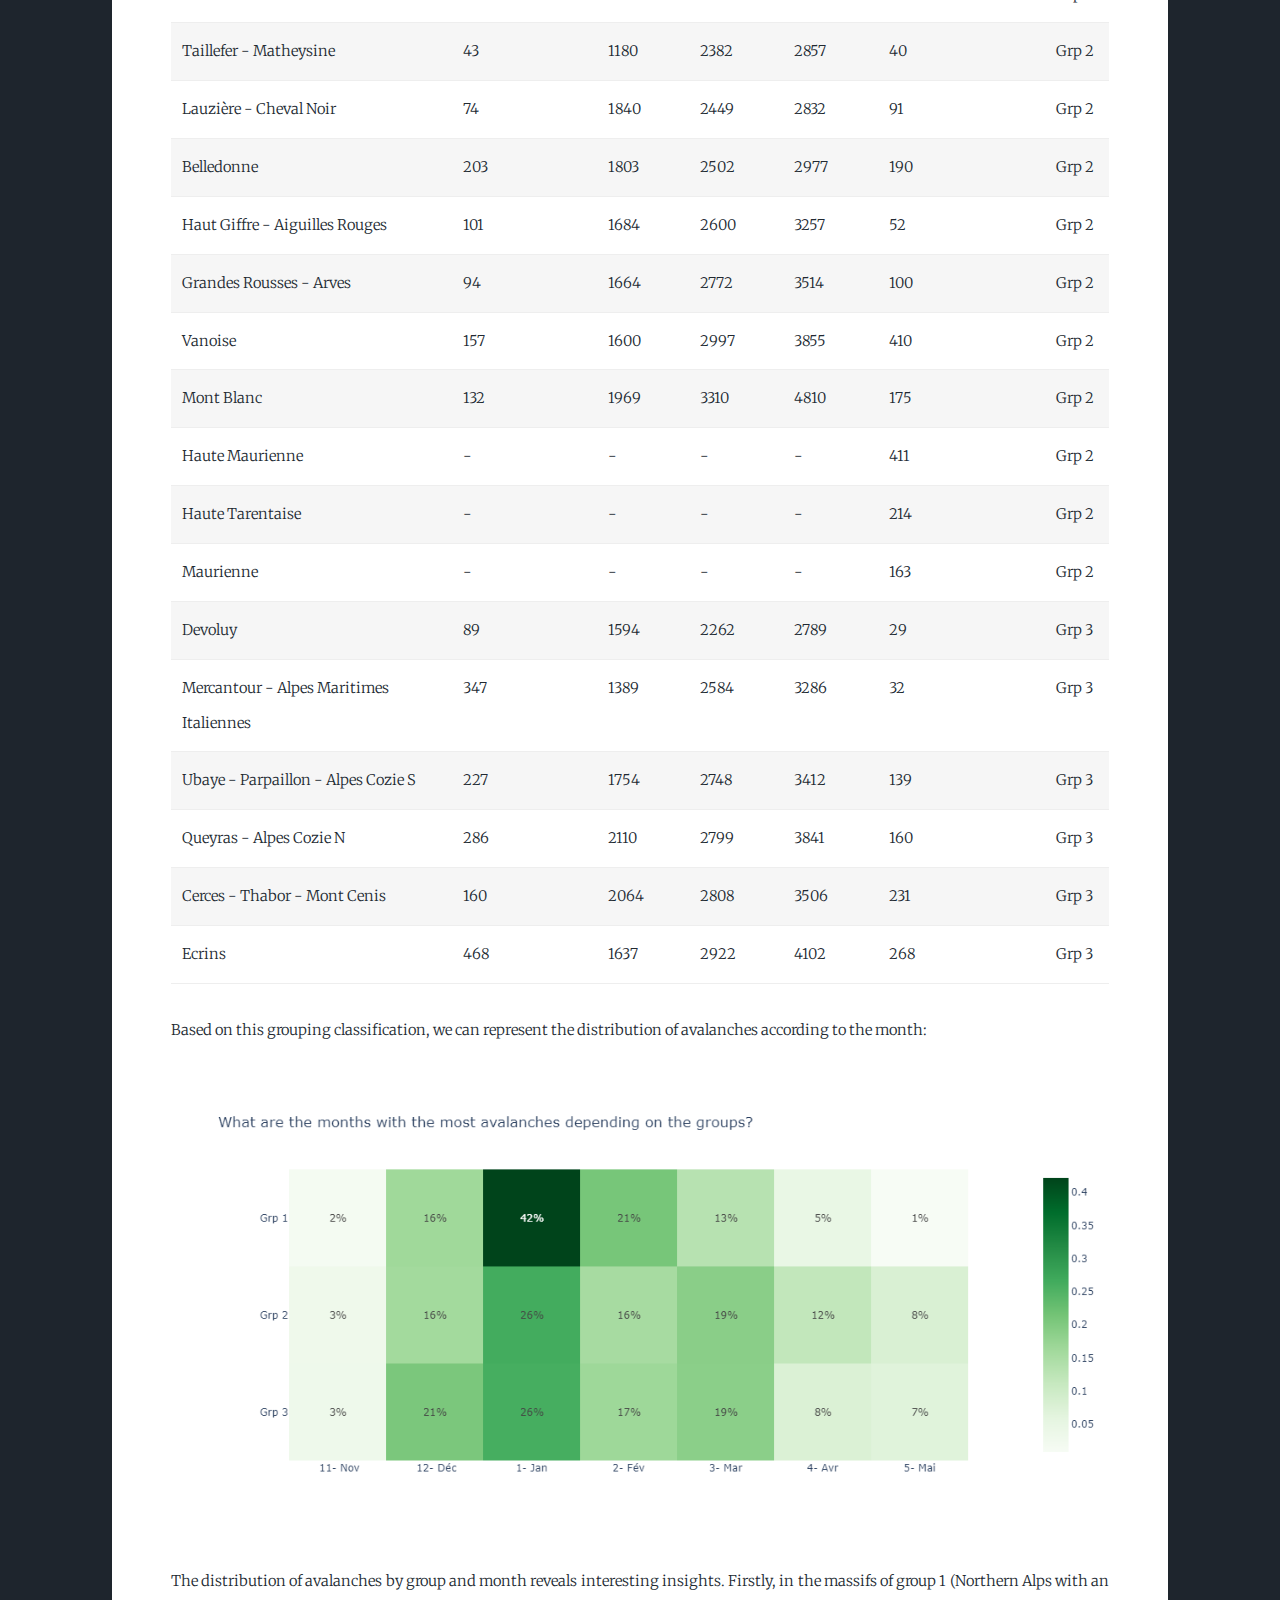
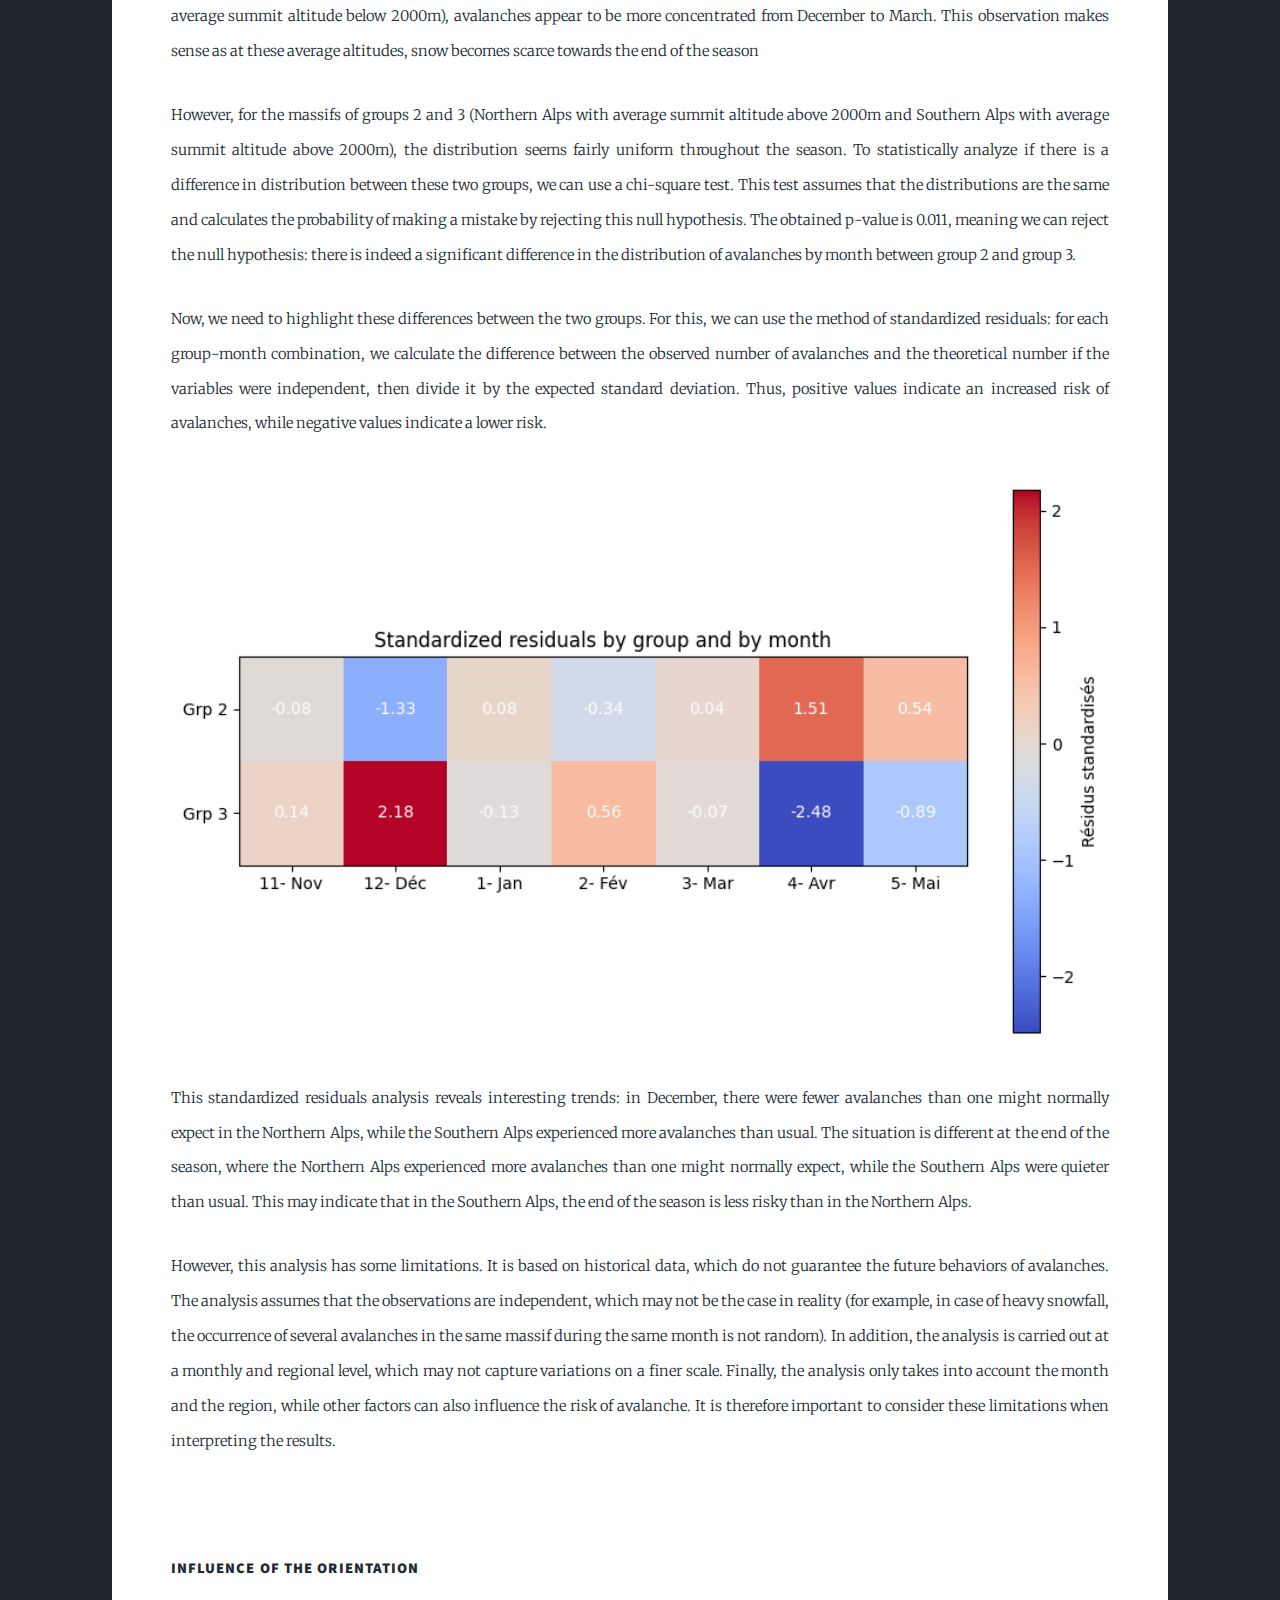
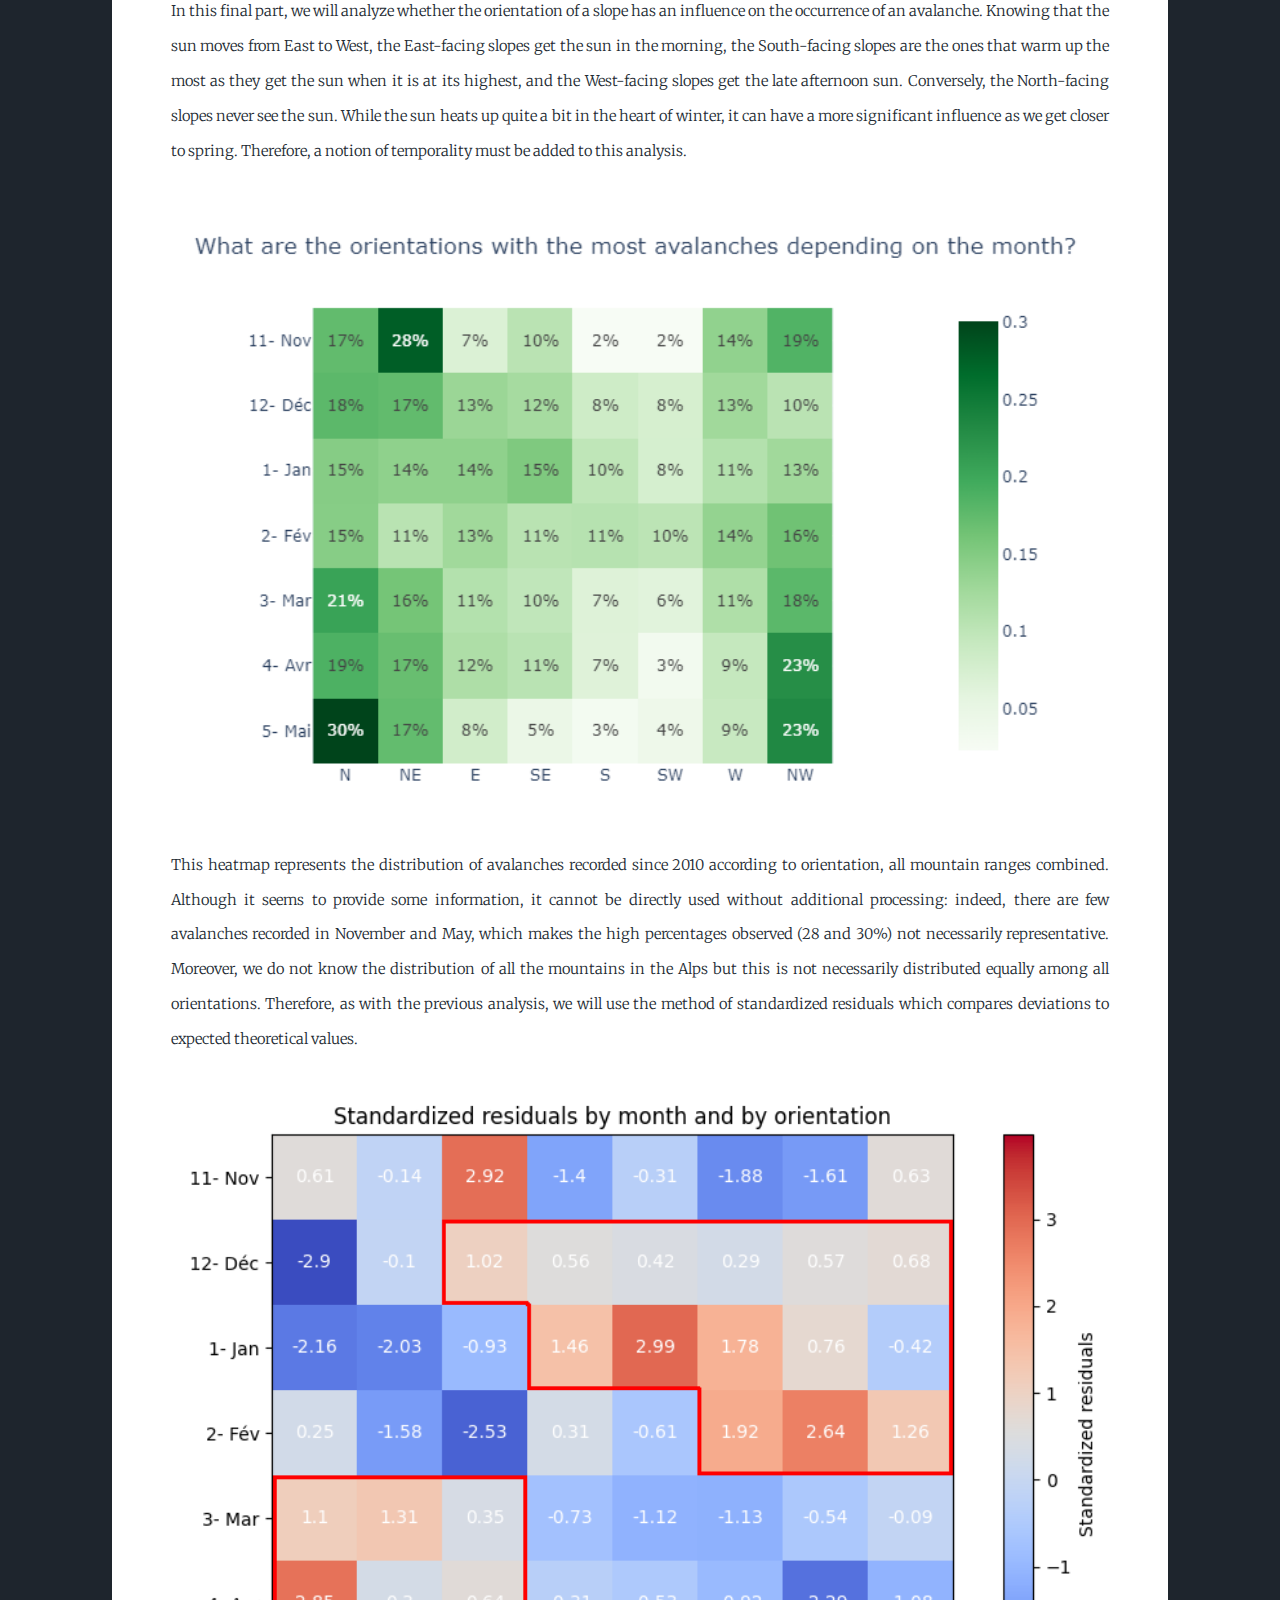
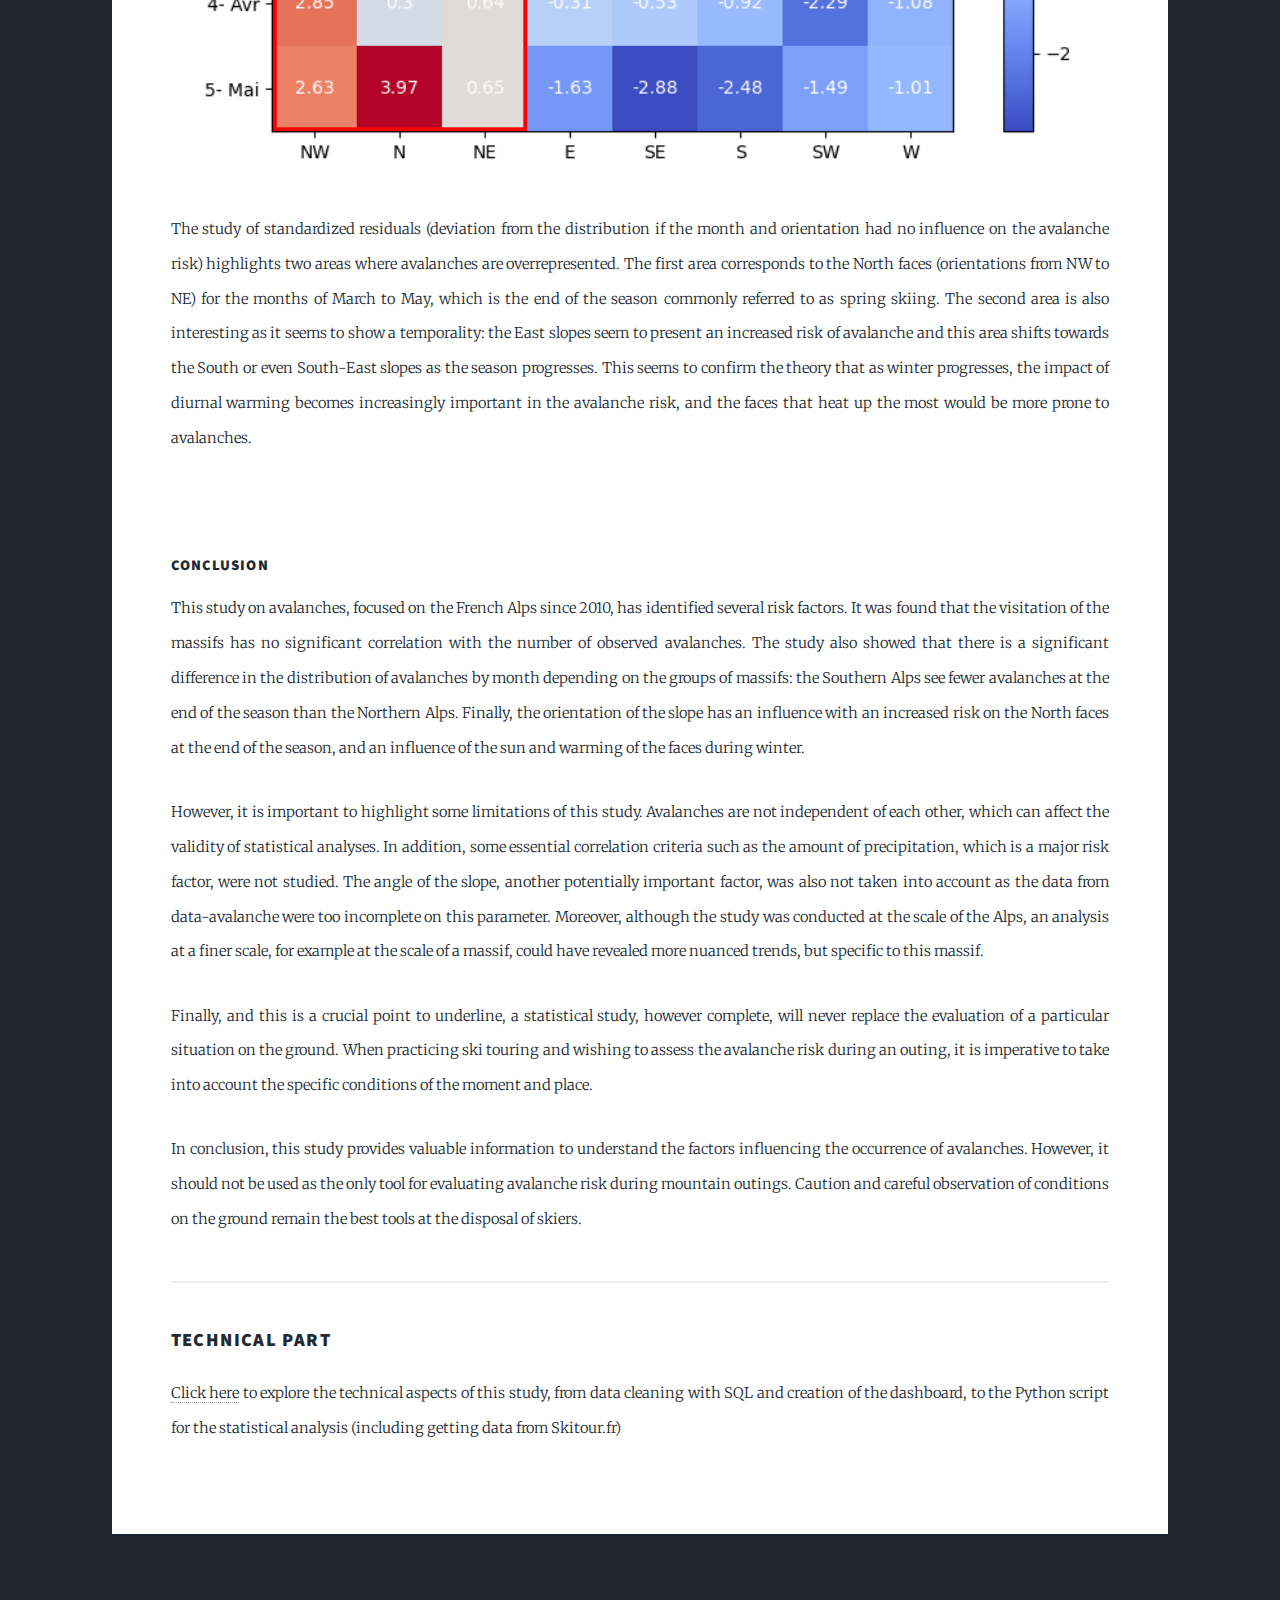
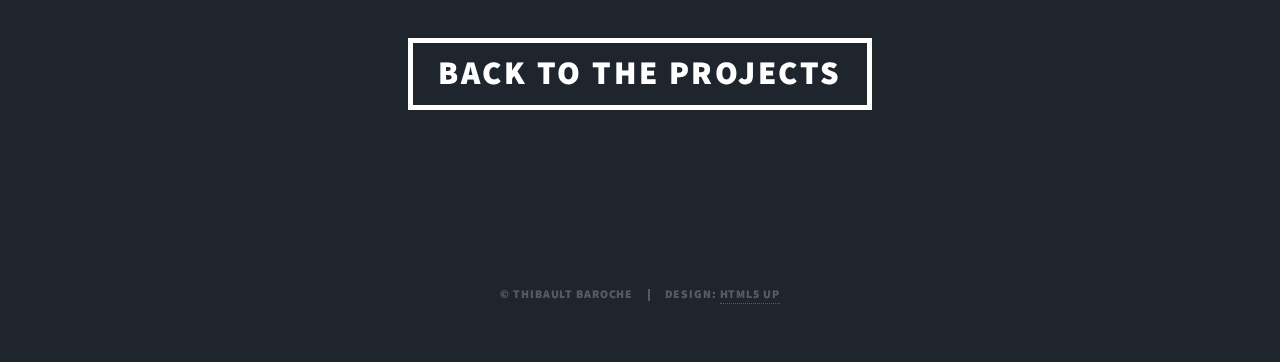
<file: Projet_avalanches.html>
<!DOCTYPE HTML>
<!--
	Massively by HTML5 UP
	html5up.net | @ajlkn
	Free for personal and commercial use under the CCA 3.0 license (html5up.net/license)
-->
<html>
	<head>

		<!-- Google tag (gtag.js) -->
		<script async src="https://www.googletagmanager.com/gtag/js?id=G-M4ELZP38HE"></script>
		<script>
  			window.dataLayer = window.dataLayer || [];
  			function gtag(){dataLayer.push(arguments);}
  			gtag('js', new Date());
  			gtag('config', 'G-M4ELZP38HE');
		</script>


		<title>Avalanches analysis</title>
		<meta charset="utf-8" />
		<meta name="viewport" content="width=device-width, initial-scale=1, user-scalable=no" />
		<link rel="stylesheet" href="assets/css/main.css" />
		<noscript><link rel="stylesheet" href="assets/css/noscript.css" /></noscript>
	</head>
	<body class="is-preload">

		<!-- Wrapper -->
		<div id="wrapper" class="fade-in">

				<!-- Header -->
				<header id="header">
				</header>

				<!-- Nav -->
					<nav id="nav">
						<ul class="links">
							<li><a href="index.html">About Me</a></li>
							<li><a href="projects.html">My Projects</a></li>
							<li><a href="contact.html">Contact</a></li>
							<li><a href="CV_Thibault_BAROCHE.pdf" target="_blank">CV</a></li>
						</ul>
						<ul class="icons">
							<li><a href="https://www.linkedin.com/in/thibault-baroche/" class="icon brands fa-linkedin" target="_blank"><span class="label">LinkedIn</span></a></li>
							<li><a href="https://github.com/Thibault-Baroche" class="icon brands fa-github" target="_blank"><span class="label">GitHub</span></a></li>
						</ul>
					</nav>

				<!-- Main -->
					<div id="main">

						<!-- Post -->
							<section class="post">
								<header class="major">
									<span class="date">February 8, 2024</span>
									<h1>Study of avalanches in the Alps since 2010</h1>
								</header>
								
								<p>The objective of this project is to understand the factors that trigger avalanches in order to minimize risks for backcountry skiers. To achieve this, I had access to the <a href="https://www.data-avalanche.org/" target="_blank">data-avalanche.org</a> database (a big thanks to them!) which catalogs as many avalanches as possible. In practice, this is a collaborative platform where skiers can report their observations when they witness an avalanche. I focused on the French Alps since 2010, which accounts for approximately 2800 documented avalanches.</p>
								
								<p>The first part of the project is a dashboard that allows for the representation of documented avalanches, along with various details. There can be significant disparities between mountain ranges (different orientations, altitudes, snow conditions) and between periods of the year: skiing in January is not the same as skiing in April in terms of sunlight, temperature, etc. The following dashboard therefore allows us to filter according to the specific mountain ranges and time periods of interest. The different graphs present the documented avalanches based on the month, orientation of the face, avalanche risk level as announced by the Avalanche Bulletin (BRA), and avalanche type. Since these last two criteria may not always be known by the skiers who report an avalanche, the information is not available for 100% of the avalanches in the database. Finally, a second page of the report provides a comprehensive list of avalanches based on the chosen filters, to include additional information such as the sector of the mountain range where the avalanche occurred, the link to the full page on <a href="https://www.data-avalanche.org/" target="_blank">data-avalanche.org</a>, and the description provided by the skiers when reporting the avalanche.</p>

								<div class="responsive-iframe-container-paysage">
									<iframe title="Data_avalanches" src="https://app.powerbi.com/view?r=eyJrIjoiMjcyMjJlZmEtOTg4My00NDkxLWIxM2EtMWJiOGVlZmNlM2I4IiwidCI6IjZmMzRkNDRlLWEyODEtNDIzMC04MDJhLWEzNzBkMWM5ZjQyYyJ9&pageName=ReportSection" frameborder="0" allowFullScreen="true"></iframe>
								</div>
								
								</br>
								<p>The previous dashboard is therefore more geared towards a skier seeking specific information, such as when preparing for a mountain outing. It enables exploration of risk differences based on certain criteria, but now we will analyze this in a more "statistical" manner.</p>

								<hr />

								<h3>Statistical Analysis</h3>

								<p>All this analysis was carried out in Python, and the link to the technical part with the whole code used is available <a href="Projet_avalanches_technique.html">here</a>.</p>

								<h4>Influence of massif visitation on avalanche occurrences</h4>

								<p>The data-avalanche website lists observed avalanches. This means that it includes avalanches that occurred spontaneously and were later observed by a group of skiers, or avalanches that were triggered by skiers themselves. In this case, it is conceivable that there is a bias in the representativeness of avalanches listed on data-avalanche and probably a correlation with the visitation of the massifs. This is what we will try to demonstrate in this first part.</p>
								
								<p><b>Is there a correlation between the visitation of the massifs and the number of avalanches listed on data-avalanche?</b></p>
								
								<p>To answer this question, we will rely on data from the <a href="https://skitour.fr" target="_blank">skitour.fr</a> website. In the world of ski touring, this collaborative site serves as a bible and is a huge source of information. Skiers share their outings there, including the conditions of the day. Skitour also provides an exhaustive list of summits by massifs. Thanks to the Skitour API, I was able to retrieve the list of summits which will serve us later. I also managed to retrieve more than 70,000 recorded outings in the French massifs since 2010 (API + scraping).</p>
								
								<p>Here is the top 15 of the most frequented summits, along with the number of recorded activities since 2010:</p>
								
								<!-- Table -->
								<div class="table-wrapper">
									<table>
										<thead>
											<tr>
												<th>Summit</th>
												<th>Massif</th>
												<th>Number of outings listed on skitour</th>
											</tr>
										</thead>
										<tbody>
											<tr>
												<td>Croix de Chamrousse</td>
												<td>Belledonne</td>
												<td>939</td>
											</tr>
											<tr>
												<td>Grand Van</td>
												<td>Belledonne</td>
												<td>690</td>
											</tr>
											<tr>
												<td>Charmant Som</td>
												<td>Chartreuse</td>
												<td>623</td>
											</tr>
											<tr>
												<td>Le Christomet</td>
												<td>Bornes - Aravis</td>
												<td>558</td>
											</tr>
											<tr>
												<td>Pic de la Belle Etoile</td>
												<td>Belledonne</td>
												<td>550</td>
											</tr>
											<tr>
												<td>Col de l'Encrenaz</td>
												<td>Haut Giffre - Aiguilles Rouges</td>
												<td>533</td>
											</tr>
											<tr>
												<td>Tête Pelouse</td>
												<td>Bornes - Aravis</td>
												<td>513</td>
											</tr>
											<tr>
												<td>Petit Som</td>
												<td>Chartreuse</td>
												<td>445</td>
											</tr>
											<tr>
												<td>Dent du Pra</td>
												<td>Belledonne</td>
												<td>411</td>
											</tr>
											<tr>
												<td>La Tournette</td>
												<td>Bornes - Aravis</td>
												<td>394</td>
											</tr>
											<tr>
												<td>Trou de la Mouche</td>
												<td>Bornes - Aravis</td>
												<td>390</td>
											</tr>
											<tr>
												<td>La Scia</td>
												<td>Chartreuse</td>
												<td>355</td>
											</tr>
											<tr>
												<td>L'Etale</td>
												<td>Bornes - Aravis</td>
												<td>343</td>
											</tr>
											<tr>
												<td>Grand Colon</td>
												<td>Belledonne</td>
												<td>339</td>
											</tr>
											<tr>
												<td>Rocher Blanc</td>
												<td>Belledonne</td>
												<td>320</td>
											</tr>
										</tbody>
									</table>
								</div>

								<p></br>We can group all these outings by massifs in order to search for any correlation between the number of outings in a massif and the number of avalanches recorded there. It should be noted here that data-avalanche considers the Maurienne (163), the Haute-Maurienne (411), and the Haute Tarentaise (214) as massifs, whereas they are actually valleys surrounded by different massifs. Therefore, there is not a perfect match between the massifs on skitour and those on data-avalanche. For this part, we will not use them.</p>
								</br>

								<!-- Table -->
								<div class="table-wrapper">
									<table>
										<thead>
											<tr>
												<th>Massif</th>
												<th>Number of outings (Skitour)</th>
												<th>Number of avalanches (Data-avalanche)</th>
											</tr>
										</thead>
										<tbody>
											<tr>
												<td>Belledonne</td>
												<td>12199</td>
												<td>190</td>
											</tr>
											<tr>
												<td>Bornes - Aravis</td>
												<td>8038</td>
												<td>207</td>
											</tr>
											<tr>
												<td>Ecrins</td>
												<td>6901</td>
												<td>268</td>
											</tr>
											<tr>
												<td>Queyras - Alpes Cozie N</td>
												<td>4395</td>
												<td>160</td>
											</tr>
											<tr>
												<td>Mercantour - Alpes Maritimes Italiennes</td>
												<td>4144</td>
												<td>32</td>
											</tr>
											<tr>
												<td>Chartreuse</td>
												<td>3806</td>
												<td>38</td>
											</tr>
											<tr>
												<td>Beaufortain</td>
												<td>3753</td>
												<td>120</td>
											</tr>
											<tr>
												<td>Vanoise</td>
												<td>3462</td>
												<td>410</td>
											</tr>
											<tr>
												<td>Grandes Rousses - Arves</td>
												<td>2972</td>
												<td>100</td>
											</tr>
											<tr>
												<td>Lauzière - Cheval Noir</td>
												<td>2910</td>
												<td>91</td>
											</tr>
											<tr>
												<td>Bauges</td>
												<td>2840</td>
												<td>38</td>
											</tr>
											<tr>
												<td>Haut Giffre - Aiguilles Rouges</td>
												<td>2787</td>
												<td>52</td>
											</tr>
											<tr>
												<td>Ubaye - Parpaillon - Alpes Cozie S</td>
												<td>2487</td>
												<td>139</td>
											</tr>
											<tr>
												<td>Cerces - Thabor - Mont Cenis</td>
												<td>1978</td>
												<td>231</td>
											</tr>
											<tr>
												<td>Mont Blanc</td>
												<td>1937</td>
												<td>175</td>
											</tr>
											<tr>
												<td>Vercors</td>
												<td>1540</td>
												<td>32</td>
											</tr>
											<tr>
												<td>Devoluy</td>
												<td>1412</td>
												<td>29</td>
											</tr>
											<tr>
												<td>Chablais - Faucigny</td>
												<td>1342</td>
												<td>34</td>
											</tr>
											<tr>
												<td>Taillefer - Matheysine</td>
												<td>981</td>
												<td>40</td>
											</tr>
										</tbody>
									</table>
								</div>

							</br>

							<p>We can represent this distribution as a scatter plot, where each point represents a massif:
							<span class="image fit"><img src="images\Correlation sorties vs avalanches.png" alt="" /></span></p>
							
							<p>The linear correlation line has an R² value of 0.16. <b>Therefore, we can conclude that there is no significant correlation between the number of recorded outings in a massif and the number of observed avalanches</b>. By carefully studying the Top 15 of the most frequented summits, we realize that the majority of routes have a relatively low avalanche risk (routes partly on a ski resort, mountains with gentle slopes, etc.). This indicates that a majority of skiers take less risky routes and therefore are less exposed to avalanche risk.</p>
							</br></br>

							<h4>Influence of the month</h4>

							<p>For the continuation of the analysis, we will group all the massifs into three categories. Using the list of summits from skitour, we can propose the following typology:</p>
							<ol>
								<li>Northern Alps massif with an average summit altitude below 2000m</li>
								<li>Northern Alps massif with an average summit altitude above 2000m</li>
								<li>Southern Alps massif with an average summit altitude above 2000m</li>
							</ol>
							<p>This will also allow us to reintegrate into the analysis the avalanches recorded on data-avalanche in Maurienne, Haute-Maurienne, and Haute-Tarentaise.</p>

							<!-- Table -->
							<div class="table-wrapper">
								<table>
									<thead>
										<tr>
											<th>Massif</th>
											<th>Number of summits</th>
											<th>Alt. Min (m)</th>
											<th>Alt. Avg (m)</th>
											<th>Alt. Max (m)</th>
											<th>Number of avalanches</th>
											<th>Group</th>
										</tr>
									</thead>
									<tbody>
										<tr>
											<td>Chartreuse</td>
											<td>65</td>
											<td>1010</td>
											<td>1682</td>
											<td>2082</td>
											<td>38</td>
											<td>Grp 1</td>
										</tr>
										<tr>
											<td>Vercors</td>
											<td>78</td>
											<td>365</td>
											<td>1816</td>
											<td>2341</td>
											<td>32</td>
											<td>Grp 1</td>
										</tr>
										<tr>
											<td>Bauges</td>
											<td>54</td>
											<td>895</td>
											<td>1845</td>
											<td>2217</td>
											<td>38</td>
											<td>Grp 1</td>
										</tr>
										<tr>
											<td>Chablais - Faucigny</td>
											<td>87</td>
											<td>1457</td>
											<td>1996</td>
											<td>2638</td>
											<td>34</td>
											<td>Grp 1</td>
										</tr>
										<tr>
											<td>Bornes - Aravis</td>
											<td>135</td>
											<td>1230</td>
											<td>2108</td>
											<td>2750</td>
											<td>207</td>
											<td>Grp 2</td>
										</tr>
										<tr>
											<td>Beaufortain</td>
											<td>95</td>
											<td>1330</td>
											<td>2366</td>
											<td>2995</td>
											<td>120</td>
											<td>Grp 2</td>
										</tr>
										<tr>
											<td>Taillefer - Matheysine</td>
											<td>43</td>
											<td>1180</td>
											<td>2382</td>
											<td>2857</td>
											<td>40</td>
											<td>Grp 2</td>
										</tr>
										<tr>
											<td>Lauzière - Cheval Noir</td>
											<td>74</td>
											<td>1840</td>
											<td>2449</td>
											<td>2832</td>
											<td>91</td>
											<td>Grp 2</td>
										</tr>
										<tr>
											<td>Belledonne</td>
											<td>203</td>
											<td>1803</td>
											<td>2502</td>
											<td>2977</td>
											<td>190</td>
											<td>Grp 2</td>
										</tr>
										<tr>
											<td>Haut Giffre - Aiguilles Rouges</td>
											<td>101</td>
											<td>1684</td>
											<td>2600</td>
											<td>3257</td>
											<td>52</td>
											<td>Grp 2</td>
										</tr>
										<tr>
											<td>Grandes Rousses - Arves</td>
											<td>94</td>
											<td>1664</td>
											<td>2772</td>
											<td>3514</td>
											<td>100</td>
											<td>Grp 2</td>
										</tr>
										<tr>
											<td>Vanoise</td>
											<td>157</td>
											<td>1600</td>
											<td>2997</td>
											<td>3855</td>
											<td>410</td>
											<td>Grp 2</td>
										</tr>
										<tr>
											<td>Mont Blanc</td>
											<td>132</td>
											<td>1969</td>
											<td>3310</td>
											<td>4810</td>
											<td>175</td>
											<td>Grp 2</td>
										</tr>
										<tr>
											<td>Haute Maurienne</td>
											<td>-</td>
											<td>-</td>
											<td>-</td>
											<td>-</td>
											<td>411</td>
											<td>Grp 2</td>
										</tr>
										<tr>
											<td>Haute Tarentaise</td>
											<td>-</td>
											<td>-</td>
											<td>-</td>
											<td>-</td>
											<td>214</td>
											<td>Grp 2</td>
										</tr>
										<tr>
											<td>Maurienne</td>
											<td>-</td>
											<td>-</td>
											<td>-</td>
											<td>-</td>
											<td>163</td>
											<td>Grp 2</td>
										</tr>
										<tr>
											<td>Devoluy</td>
											<td>89</td>
											<td>1594</td>
											<td>2262</td>
											<td>2789</td>
											<td>29</td>
											<td>Grp 3</td>
										</tr>
										<tr>
											<td>Mercantour - Alpes Maritimes Italiennes</td>
											<td>347</td>
											<td>1389</td>
											<td>2584</td>
											<td>3286</td>
											<td>32</td>
											<td>Grp 3</td>
										</tr>
										<tr>
											<td>Ubaye - Parpaillon - Alpes Cozie S</td>
											<td>227</td>
											<td>1754</td>
											<td>2748</td>
											<td>3412</td>
											<td>139</td>
											<td>Grp 3</td>
										</tr>
										<tr>
											<td>Queyras - Alpes Cozie N</td>
											<td>286</td>
											<td>2110</td>
											<td>2799</td>
											<td>3841</td>
											<td>160</td>
											<td>Grp 3</td>
										</tr>
										<tr>
											<td>Cerces - Thabor - Mont Cenis</td>
											<td>160</td>
											<td>2064</td>
											<td>2808</td>
											<td>3506</td>
											<td>231</td>
											<td>Grp 3</td>
										</tr>
										<tr>
											<td>Ecrins</td>
											<td>468</td>
											<td>1637</td>
											<td>2922</td>
											<td>4102</td>
											<td>268</td>
											<td>Grp 3</td>
										</tr>
									</tbody>
								</table>
							</div>
							
							<p>Based on this grouping classification, we can represent the distribution of avalanches according to the month:</p>
							<span class="image fit"><img src="images\Répartition des avalanches par mois par groupe.png" alt="" /></span></p>
							
							<p>The distribution of avalanches by group and month reveals interesting insights. Firstly, in the massifs of group 1 (Northern Alps with an average summit altitude below 2000m), avalanches appear to be more concentrated from December to March. This observation makes sense as at these average altitudes, snow becomes scarce towards the end of the season</p>
							
							<p>However, for the massifs of groups 2 and 3 (Northern Alps with average summit altitude above 2000m and Southern Alps with average summit altitude above 2000m), the distribution seems fairly uniform throughout the season. To statistically analyze if there is a difference in distribution between these two groups, we can use a chi-square test. This test assumes that the distributions are the same and calculates the probability of making a mistake by rejecting this null hypothesis. The obtained p-value is 0.011, meaning we can reject the null hypothesis: there is indeed a significant difference in the distribution of avalanches by month between group 2 and group 3.</p>
							
							<p>Now, we need to highlight these differences between the two groups. For this, we can use the method of standardized residuals: for each group-month combination, we calculate the difference between the observed number of avalanches and the theoretical number if the variables were independent, then divide it by the expected standard deviation. Thus, positive values indicate an increased risk of avalanches, while negative values indicate a lower risk.</p>
							<span class="image fit"><img src="images\Répartition des avalanches par mois par groupe (résidus standardisés).png" alt="" /></span></p>
							<p>This standardized residuals analysis reveals interesting trends: in December, there were fewer avalanches than one might normally expect in the Northern Alps, while the Southern Alps experienced more avalanches than usual. The situation is different at the end of the season, where the Northern Alps experienced more avalanches than one might normally expect, while the Southern Alps were quieter than usual. This may indicate that in the Southern Alps, the end of the season is less risky than in the Northern Alps.</p>
							<p>However, this analysis has some limitations. It is based on historical data, which do not guarantee the future behaviors of avalanches. The analysis assumes that the observations are independent, which may not be the case in reality (for example, in case of heavy snowfall, the occurrence of several avalanches in the same massif during the same month is not random). In addition, the analysis is carried out at a monthly and regional level, which may not capture variations on a finer scale. Finally, the analysis only takes into account the month and the region, while other factors can also influence the risk of avalanche. It is therefore important to consider these limitations when interpreting the results.</p>
							</br></br>

							<h4>Influence of the orientation</h4>

							<p>In this final part, we will analyze whether the orientation of a slope has an influence on the occurrence of an avalanche. Knowing that the sun moves from East to West, the East-facing slopes get the sun in the morning, the South-facing slopes are the ones that warm up the most as they get the sun when it is at its highest, and the West-facing slopes get the late afternoon sun. Conversely, the North-facing slopes never see the sun. While the sun heats up quite a bit in the heart of winter, it can have a more significant influence as we get closer to spring. Therefore, a notion of temporality must be added to this analysis.</p>						
							<span class="image fit"><img src="images\Répartition des avalanches par mois par orientation.png" alt="" /></span></p>
							<p>This heatmap represents the distribution of avalanches recorded since 2010 according to orientation, all mountain ranges combined. Although it seems to provide some information, it cannot be directly used without additional processing: indeed, there are few avalanches recorded in November and May, which makes the high percentages observed (28 and 30%) not necessarily representative. Moreover, we do not know the distribution of all the mountains in the Alps but this is not necessarily distributed equally among all orientations. Therefore, as with the previous analysis, we will use the method of standardized residuals which compares deviations to expected theoretical values.</p>
							<span class="image fit"><img src="images\Répartition des avalanches par mois par orientation (résidus standardisés).png" alt="" /></span></p>
							<p>The study of standardized residuals (deviation from the distribution if the month and orientation had no influence on the avalanche risk) highlights two areas where avalanches are overrepresented. The first area corresponds to the North faces (orientations from NW to NE) for the months of March to May, which is the end of the season commonly referred to as spring skiing. The second area is also interesting as it seems to show a temporality: the East slopes seem to present an increased risk of avalanche and this area shifts towards the South or even South-East slopes as the season progresses. This seems to confirm the theory that as winter progresses, the impact of diurnal warming becomes increasingly important in the avalanche risk, and the faces that heat up the most would be more prone to avalanches.</p>	
							</br></br>

							<h4>Conclusion</h4>

							<p>This study on avalanches, focused on the French Alps since 2010, has identified several risk factors. It was found that the visitation of the massifs has no significant correlation with the number of observed avalanches. The study also showed that there is a significant difference in the distribution of avalanches by month depending on the groups of massifs: the Southern Alps see fewer avalanches at the end of the season than the Northern Alps. Finally, the orientation of the slope has an influence with an increased risk on the North faces at the end of the season, and an influence of the sun and warming of the faces during winter.</p>
							<p>However, it is important to highlight some limitations of this study. Avalanches are not independent of each other, which can affect the validity of statistical analyses. In addition, some essential correlation criteria such as the amount of precipitation, which is a major risk factor, were not studied. The angle of the slope, another potentially important factor, was also not taken into account as the data from data-avalanche were too incomplete on this parameter. Moreover, although the study was conducted at the scale of the Alps, an analysis at a finer scale, for example at the scale of a massif, could have revealed more nuanced trends, but specific to this massif.</p>
							<p>Finally, and this is a crucial point to underline, a statistical study, however complete, will never replace the evaluation of a particular situation on the ground. When practicing ski touring and wishing to assess the avalanche risk during an outing, it is imperative to take into account the specific conditions of the moment and place.</p>
							<p>In conclusion, this study provides valuable information to understand the factors influencing the occurrence of avalanches. However, it should not be used as the only tool for evaluating avalanche risk during mountain outings. Caution and careful observation of conditions on the ground remain the best tools at the disposal of skiers.</p>

							<hr />

								<h3>Technical part</h3>
								<p><a href="Projet_avalanches_technique.html">Click here</a> to explore the technical aspects of this study, from data cleaning with SQL and creation of the dashboard, to the Python script for the statistical analysis (including getting data from Skitour.fr)</p>

							</section>
					</div>

					<header id="header">
						<a href="projects.html" class="logo">Back to the projects</a>
					</header>

				<!-- Copyright -->
					<div id="copyright">
						<ul><li>&copy; Thibault Baroche</li><li>Design: <a href="https://html5up.net">HTML5 UP</a></li></ul>
					</div>

			</div>

		<!-- Scripts -->
			<script src="assets/js/jquery.min.js"></script>
			<script src="assets/js/jquery.scrollex.min.js"></script>
			<script src="assets/js/jquery.scrolly.min.js"></script>
			<script src="assets/js/browser.min.js"></script>
			<script src="assets/js/breakpoints.min.js"></script>
			<script src="assets/js/util.js"></script>
			<script src="assets/js/main.js"></script>

	</body>
</html>
</file>
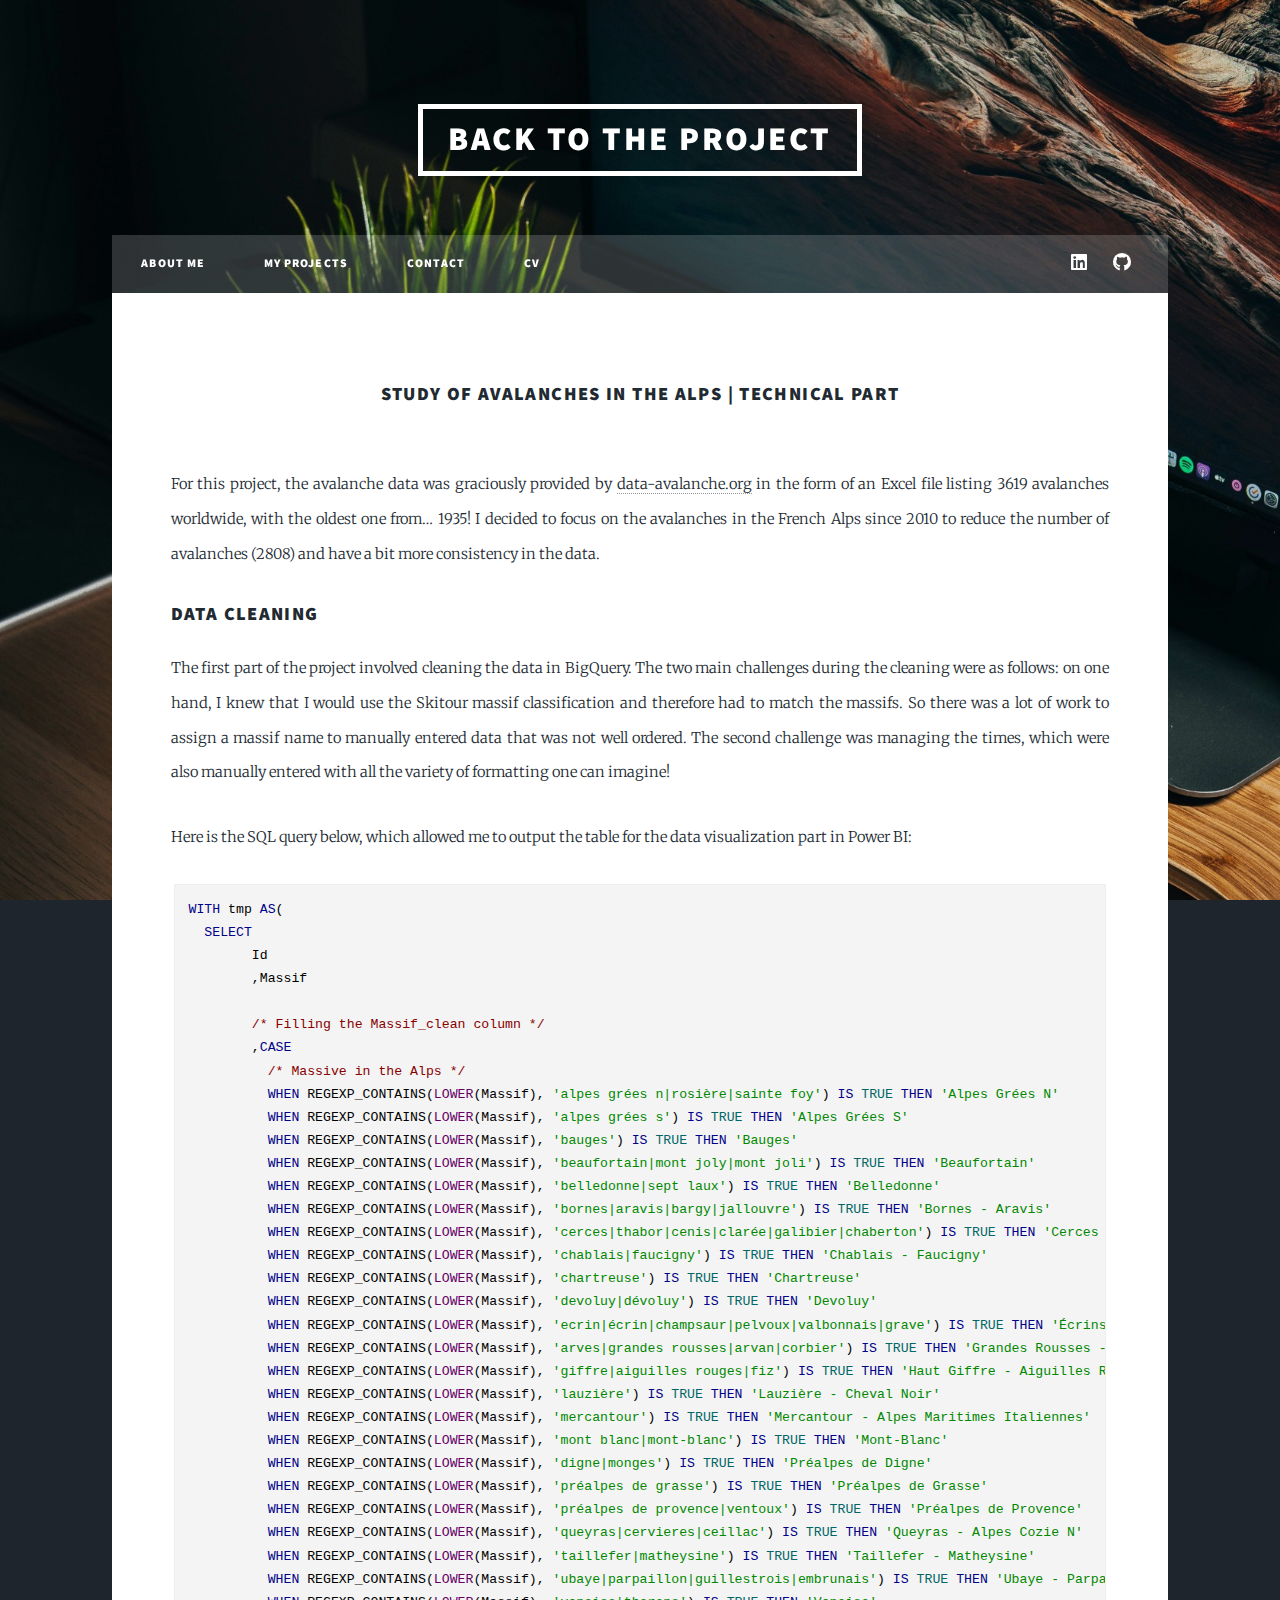
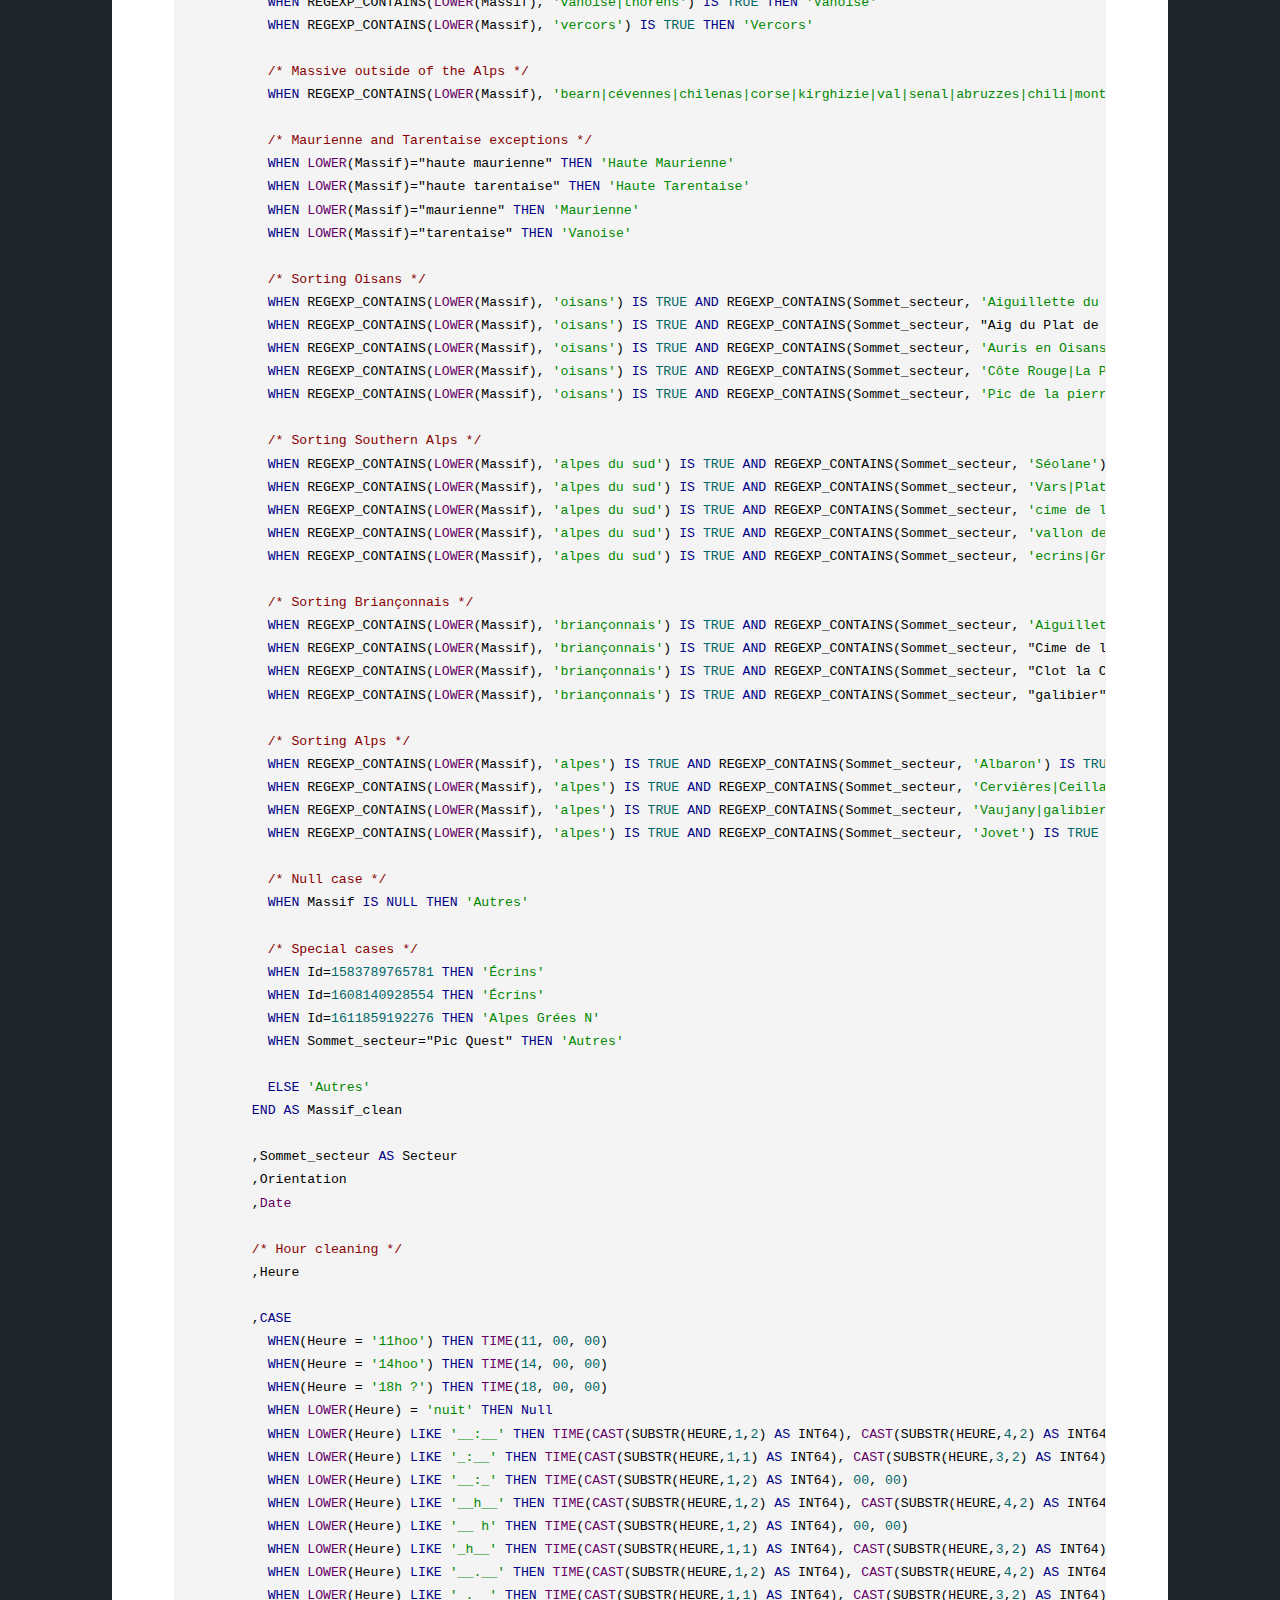
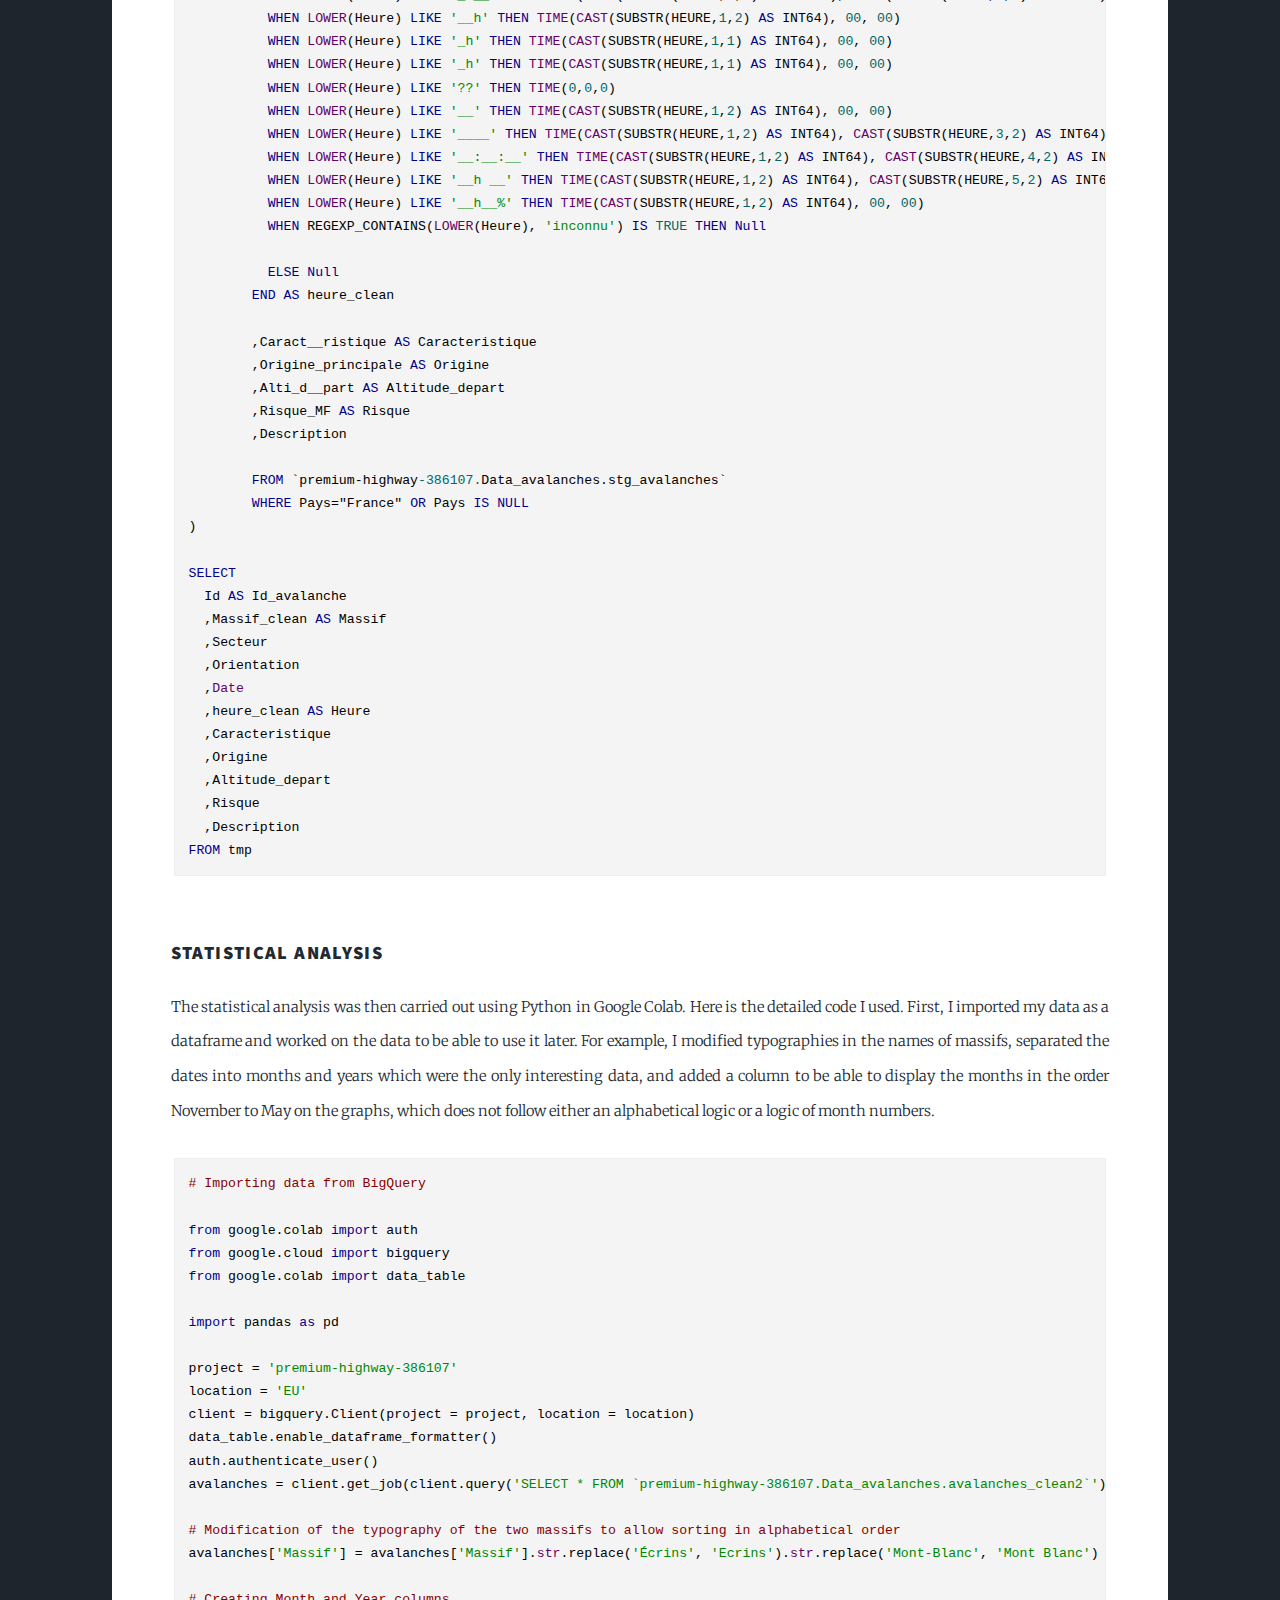
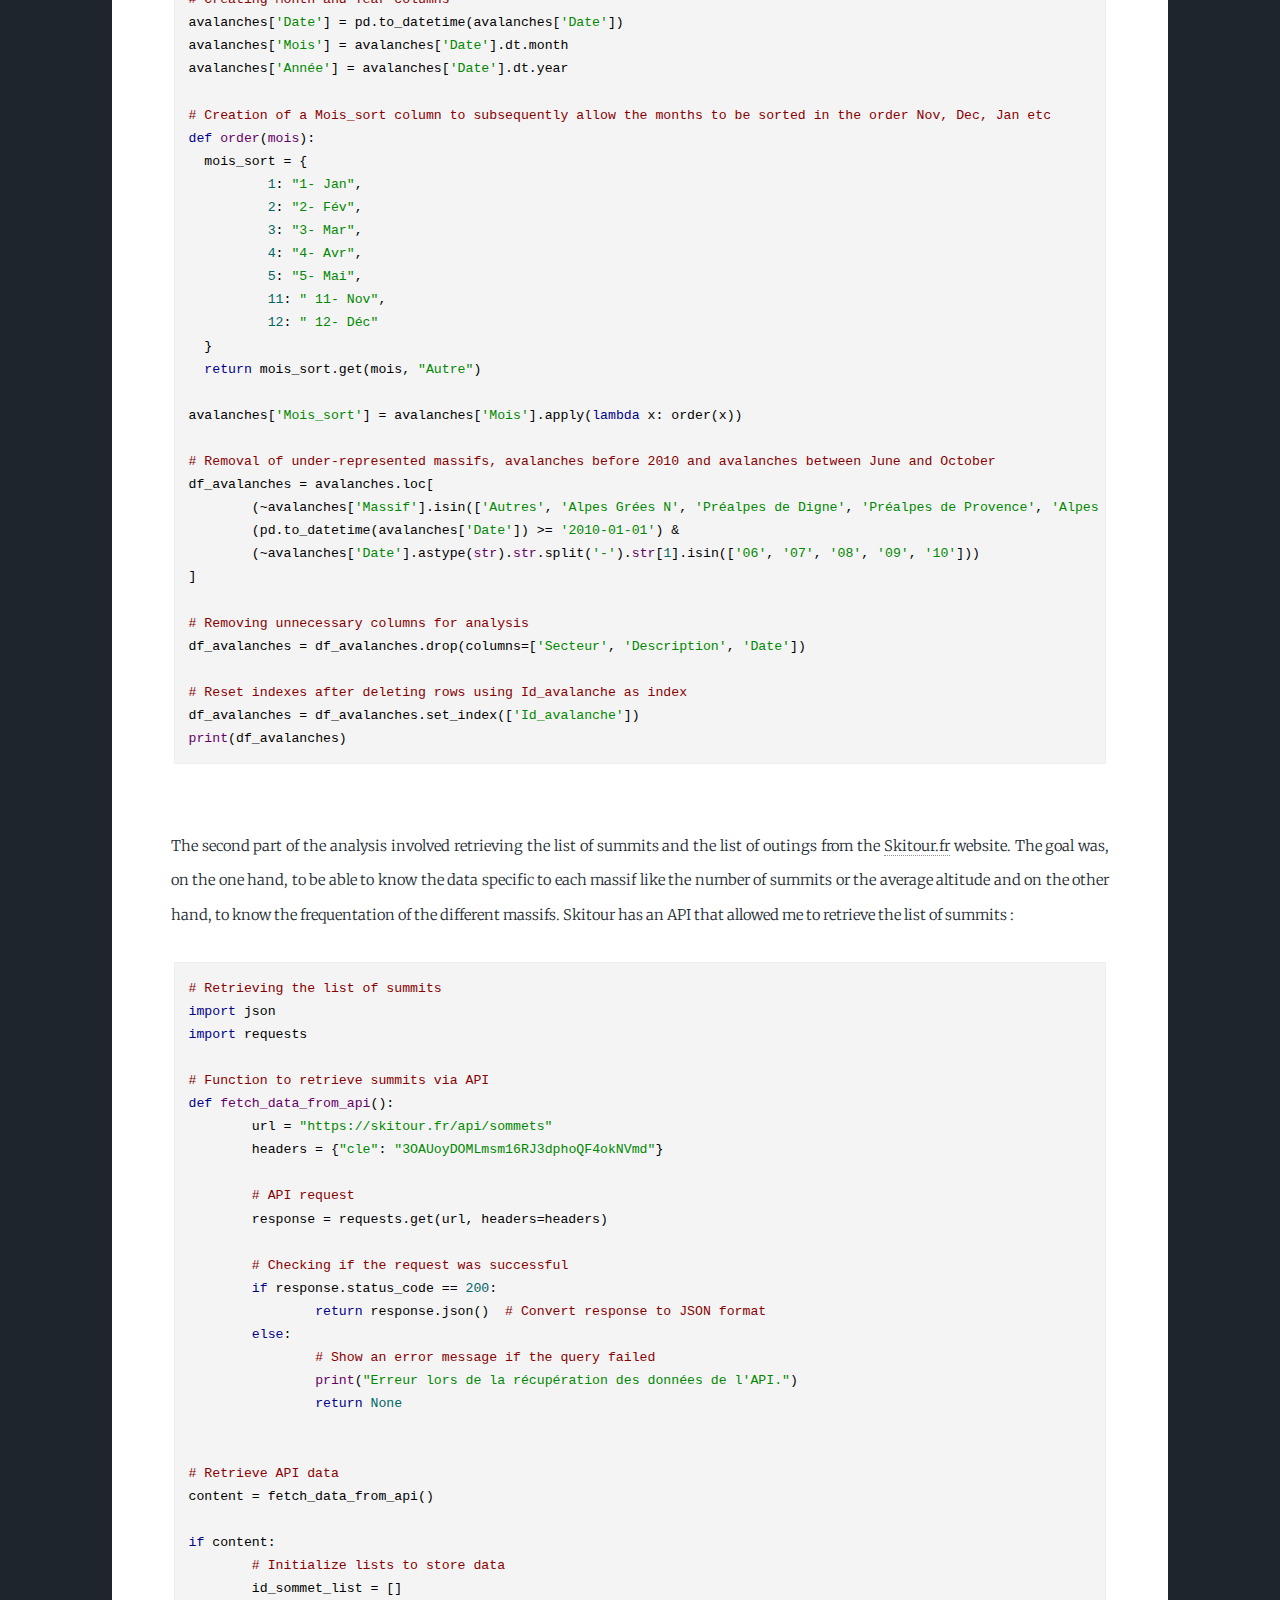
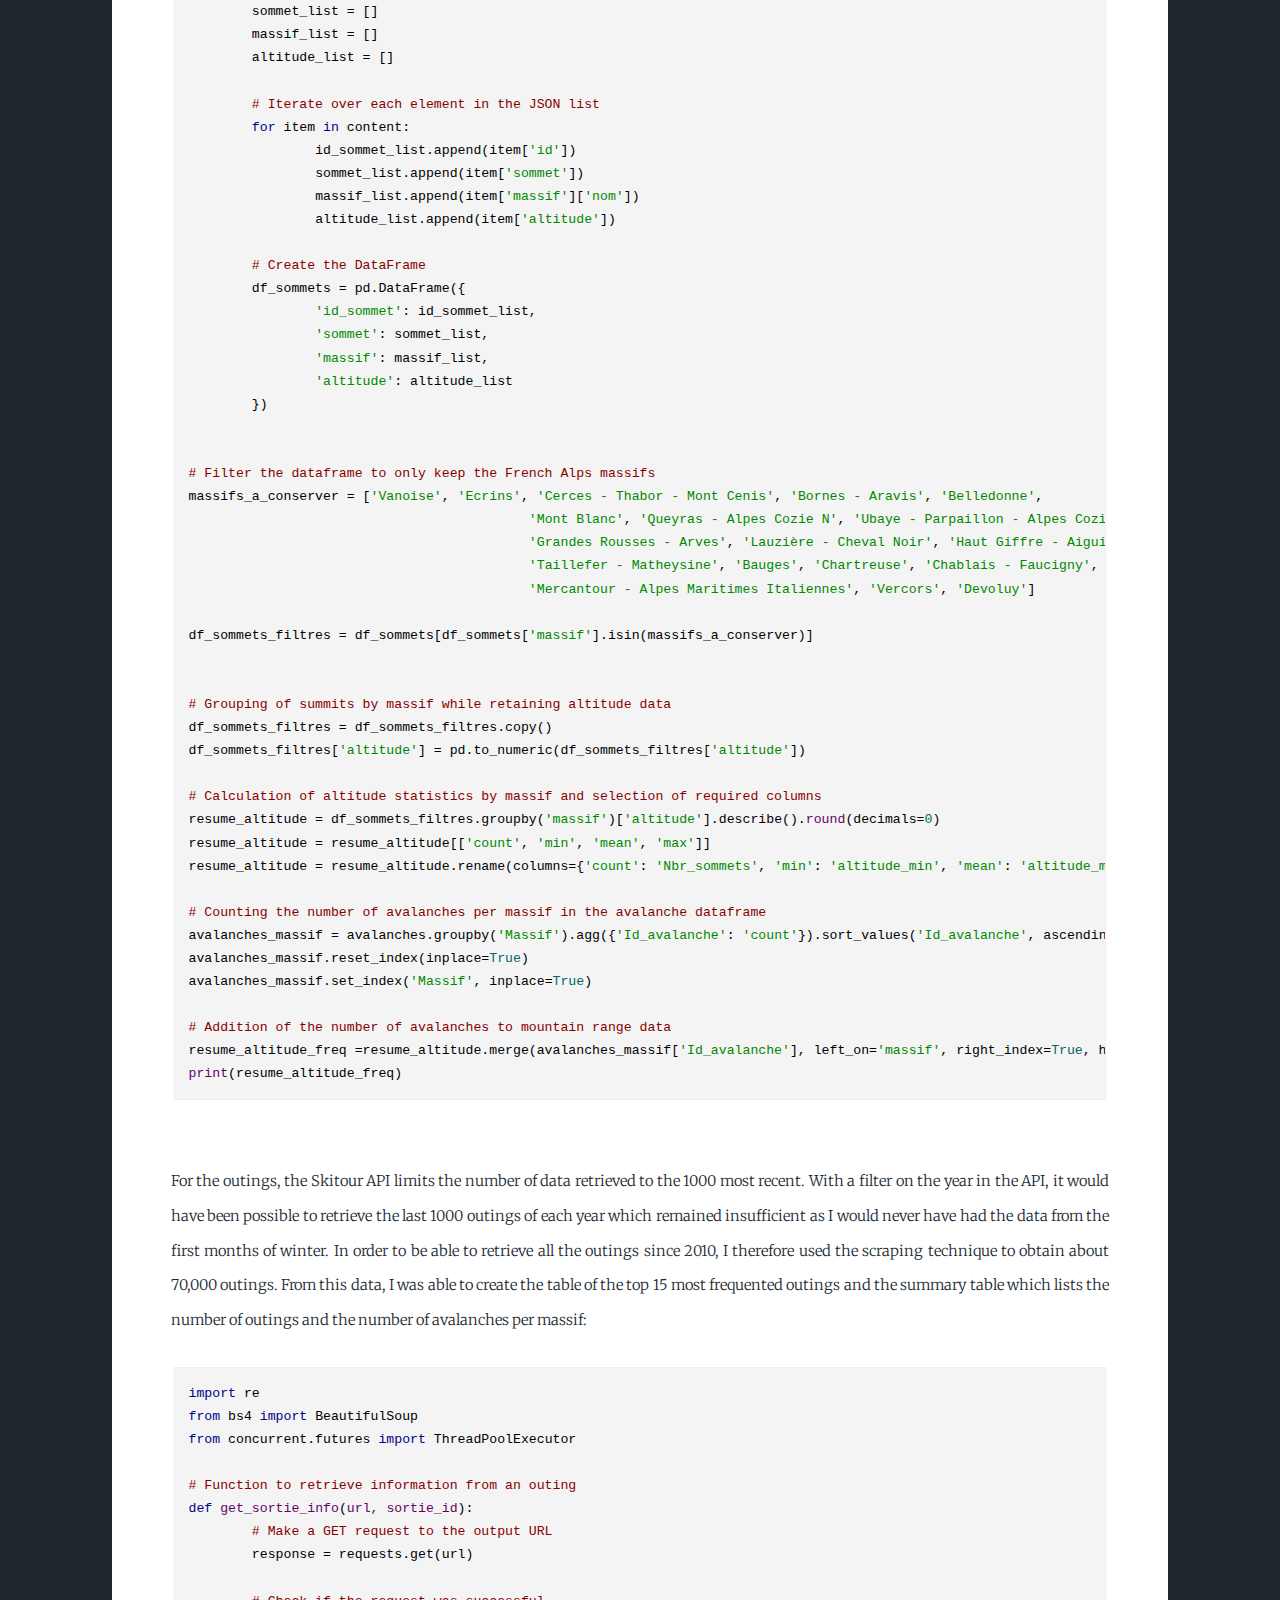
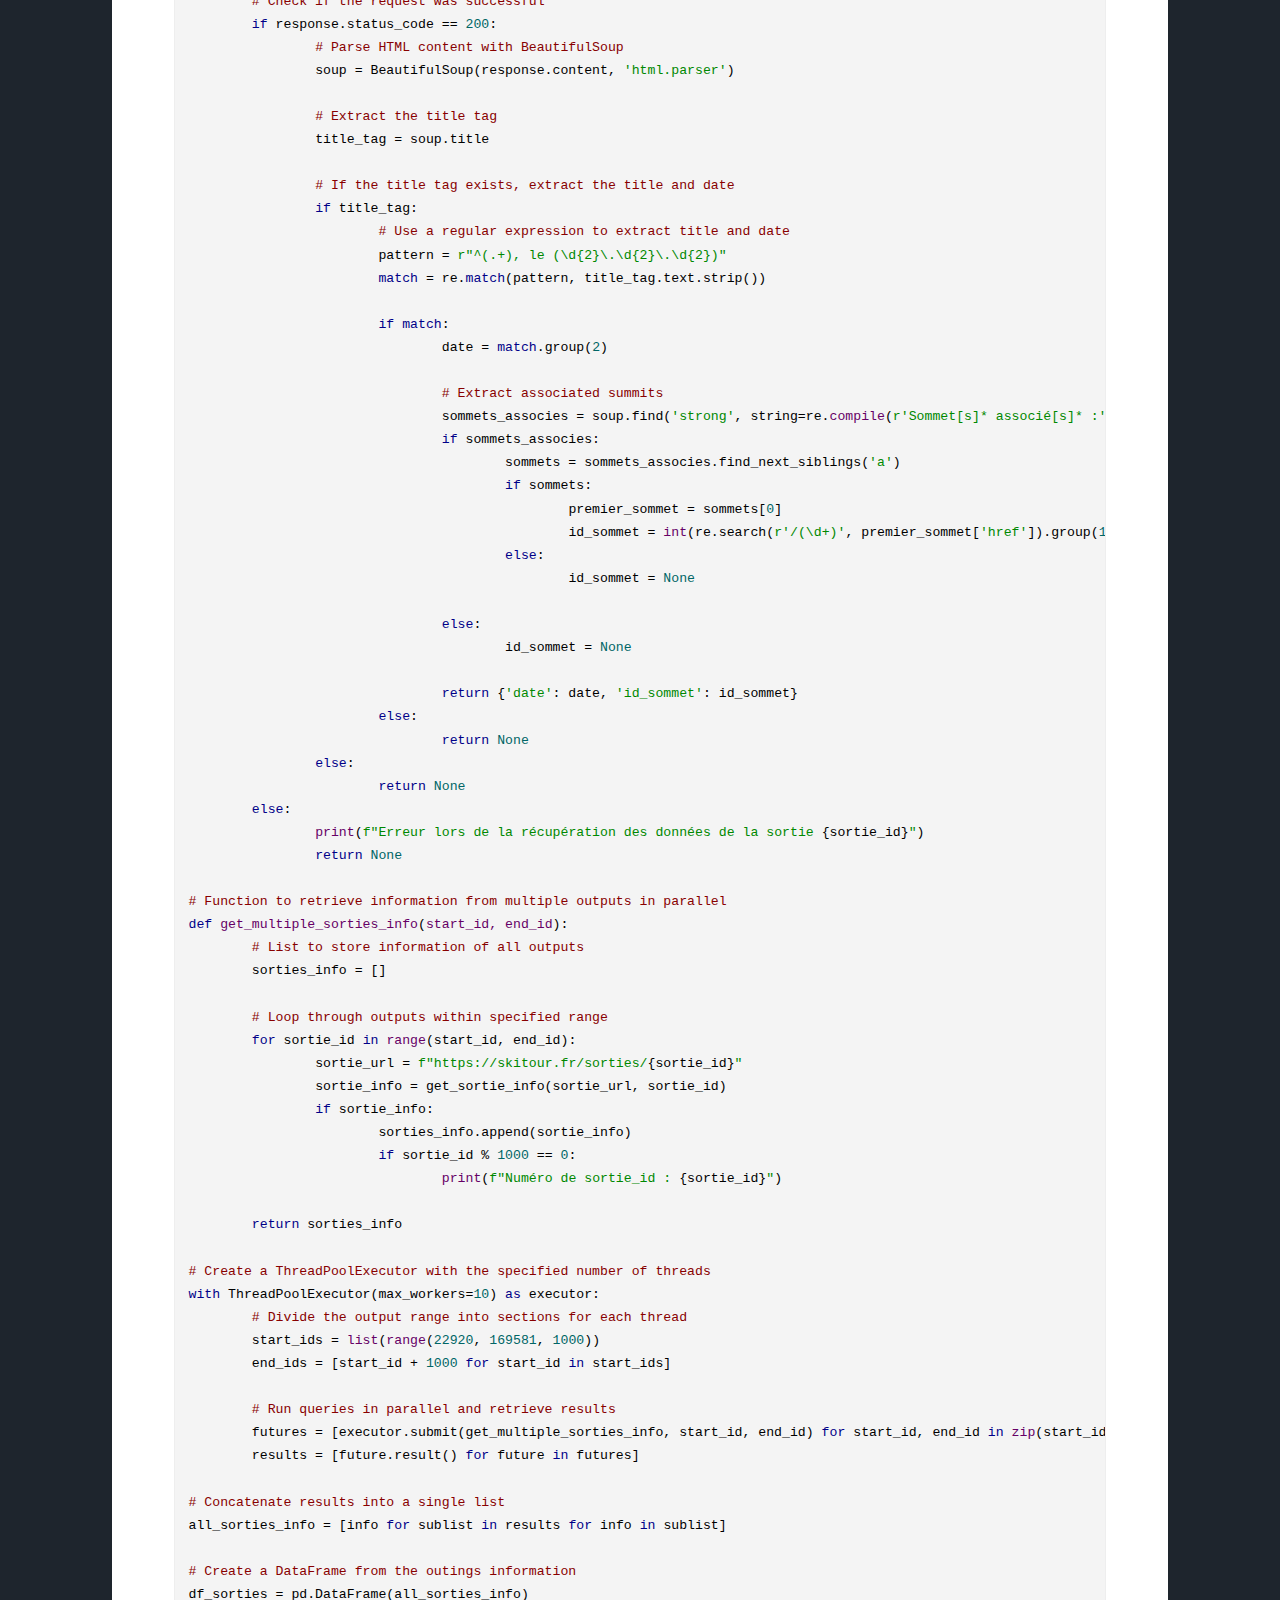
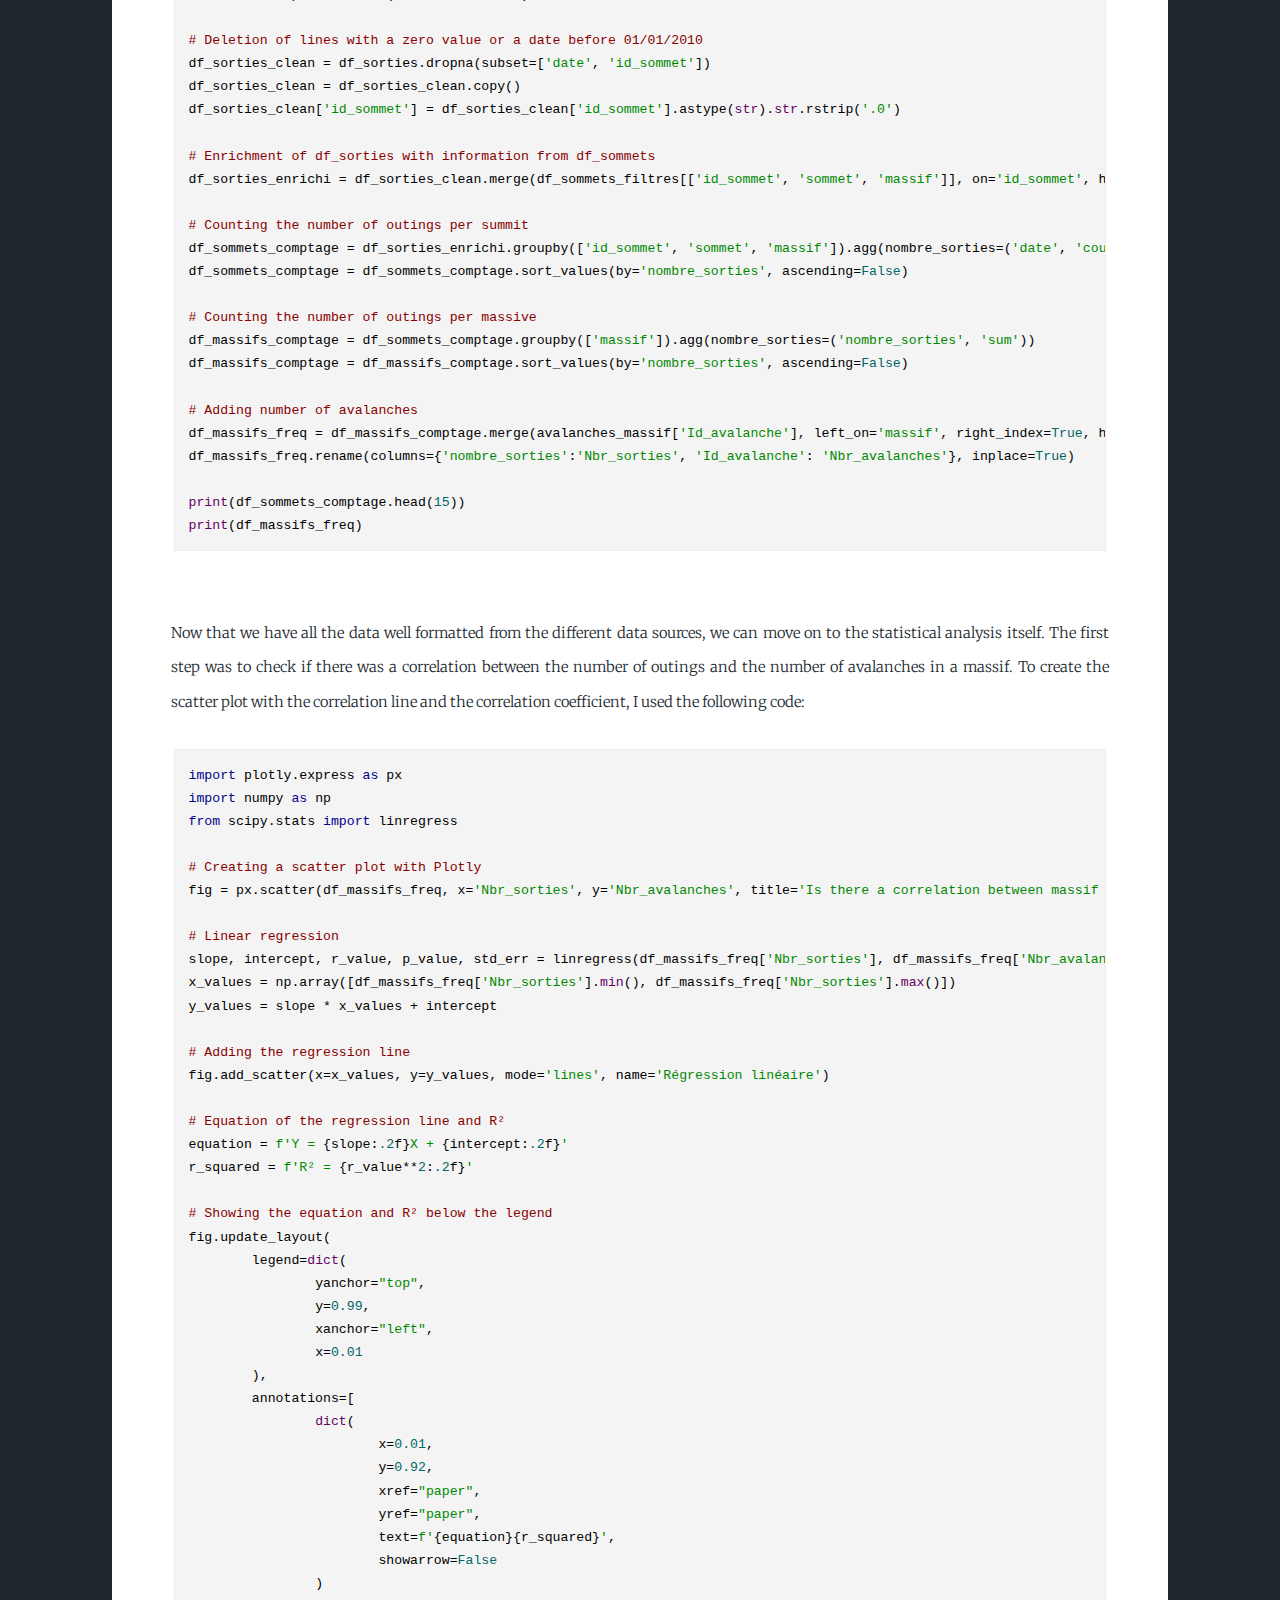
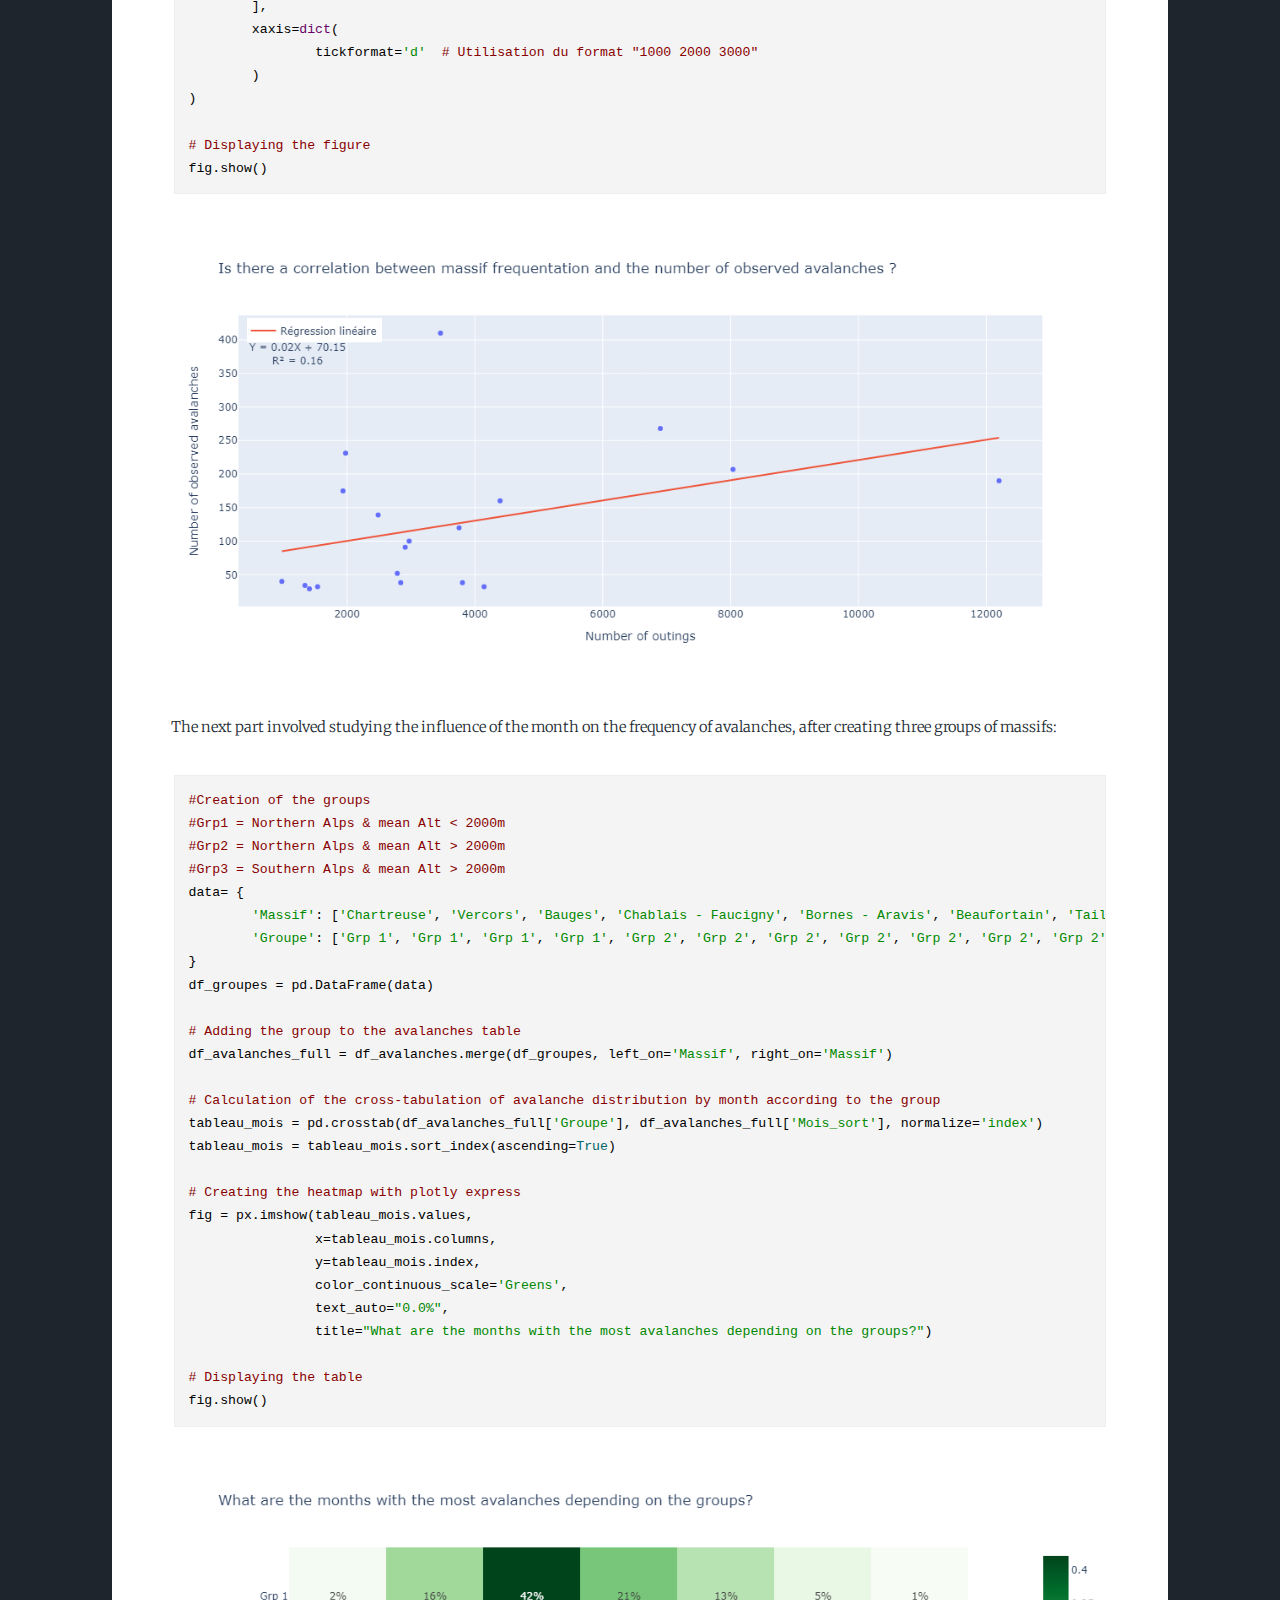
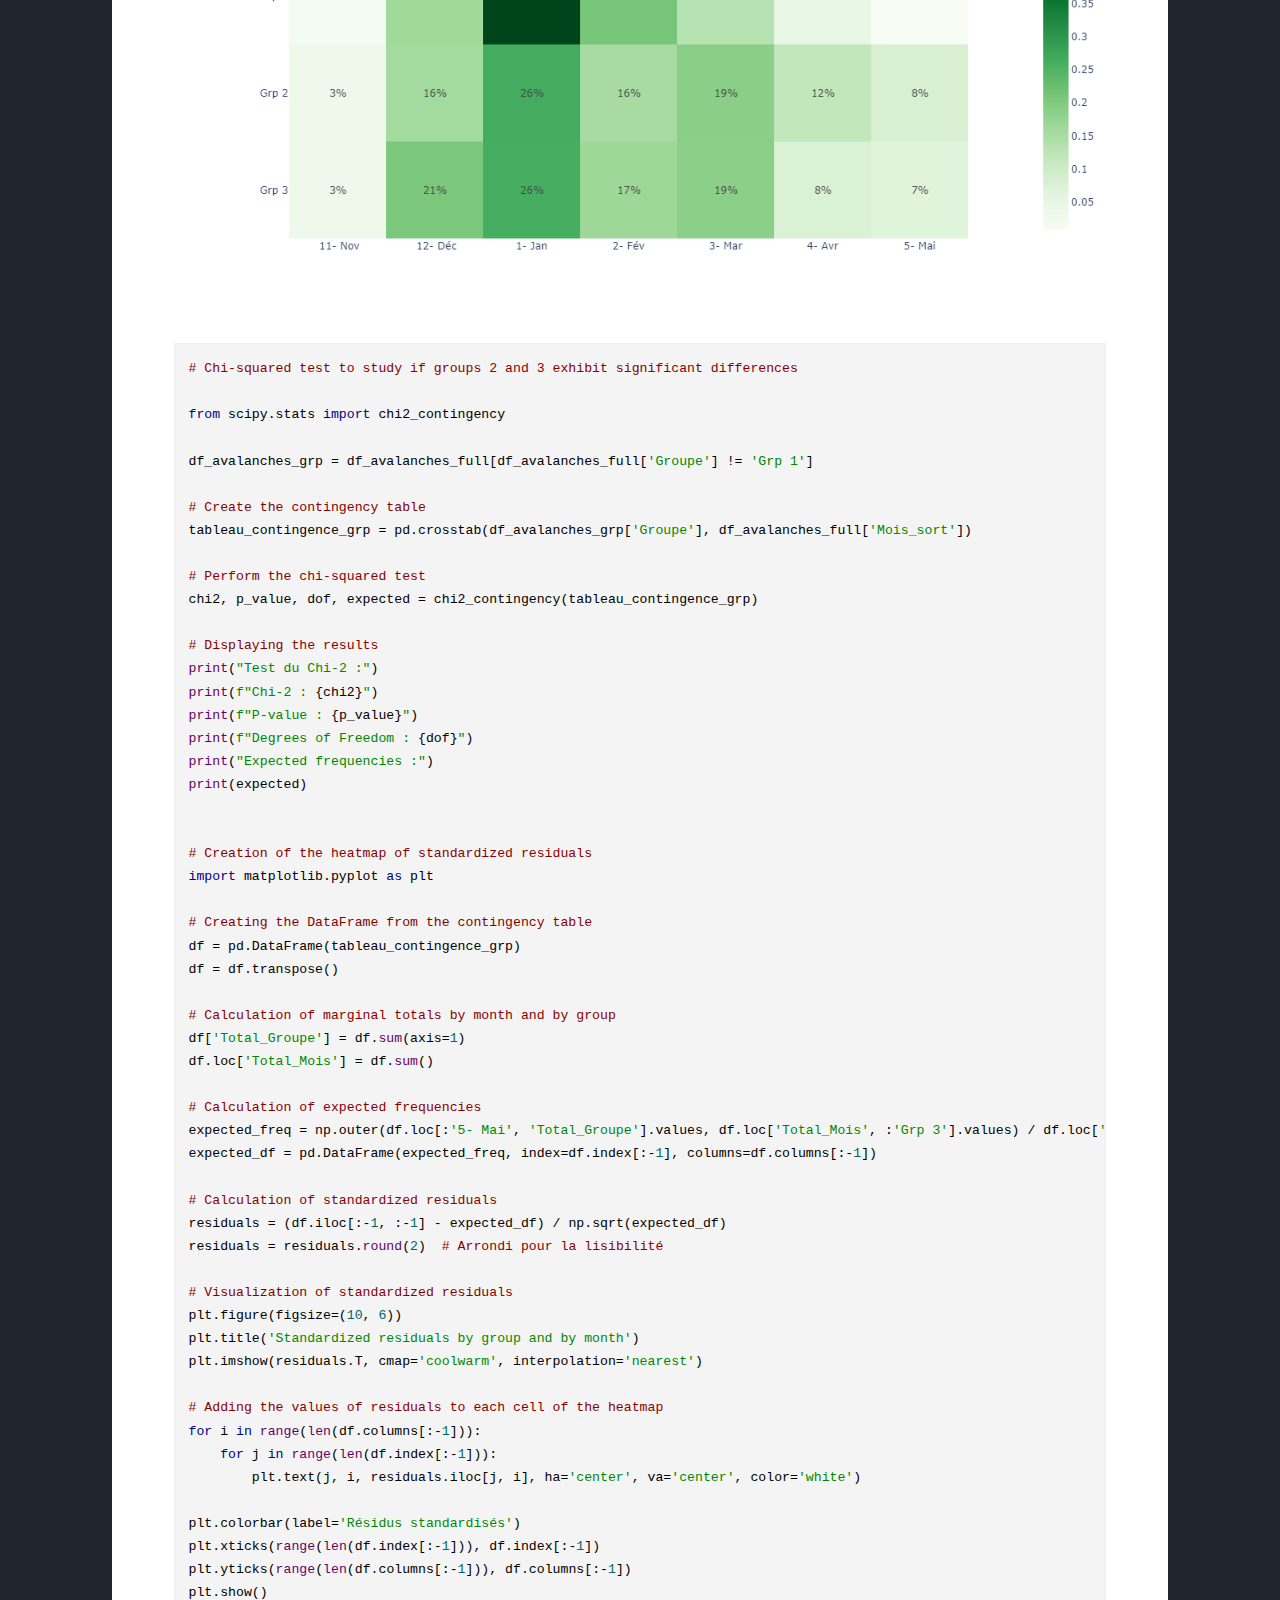
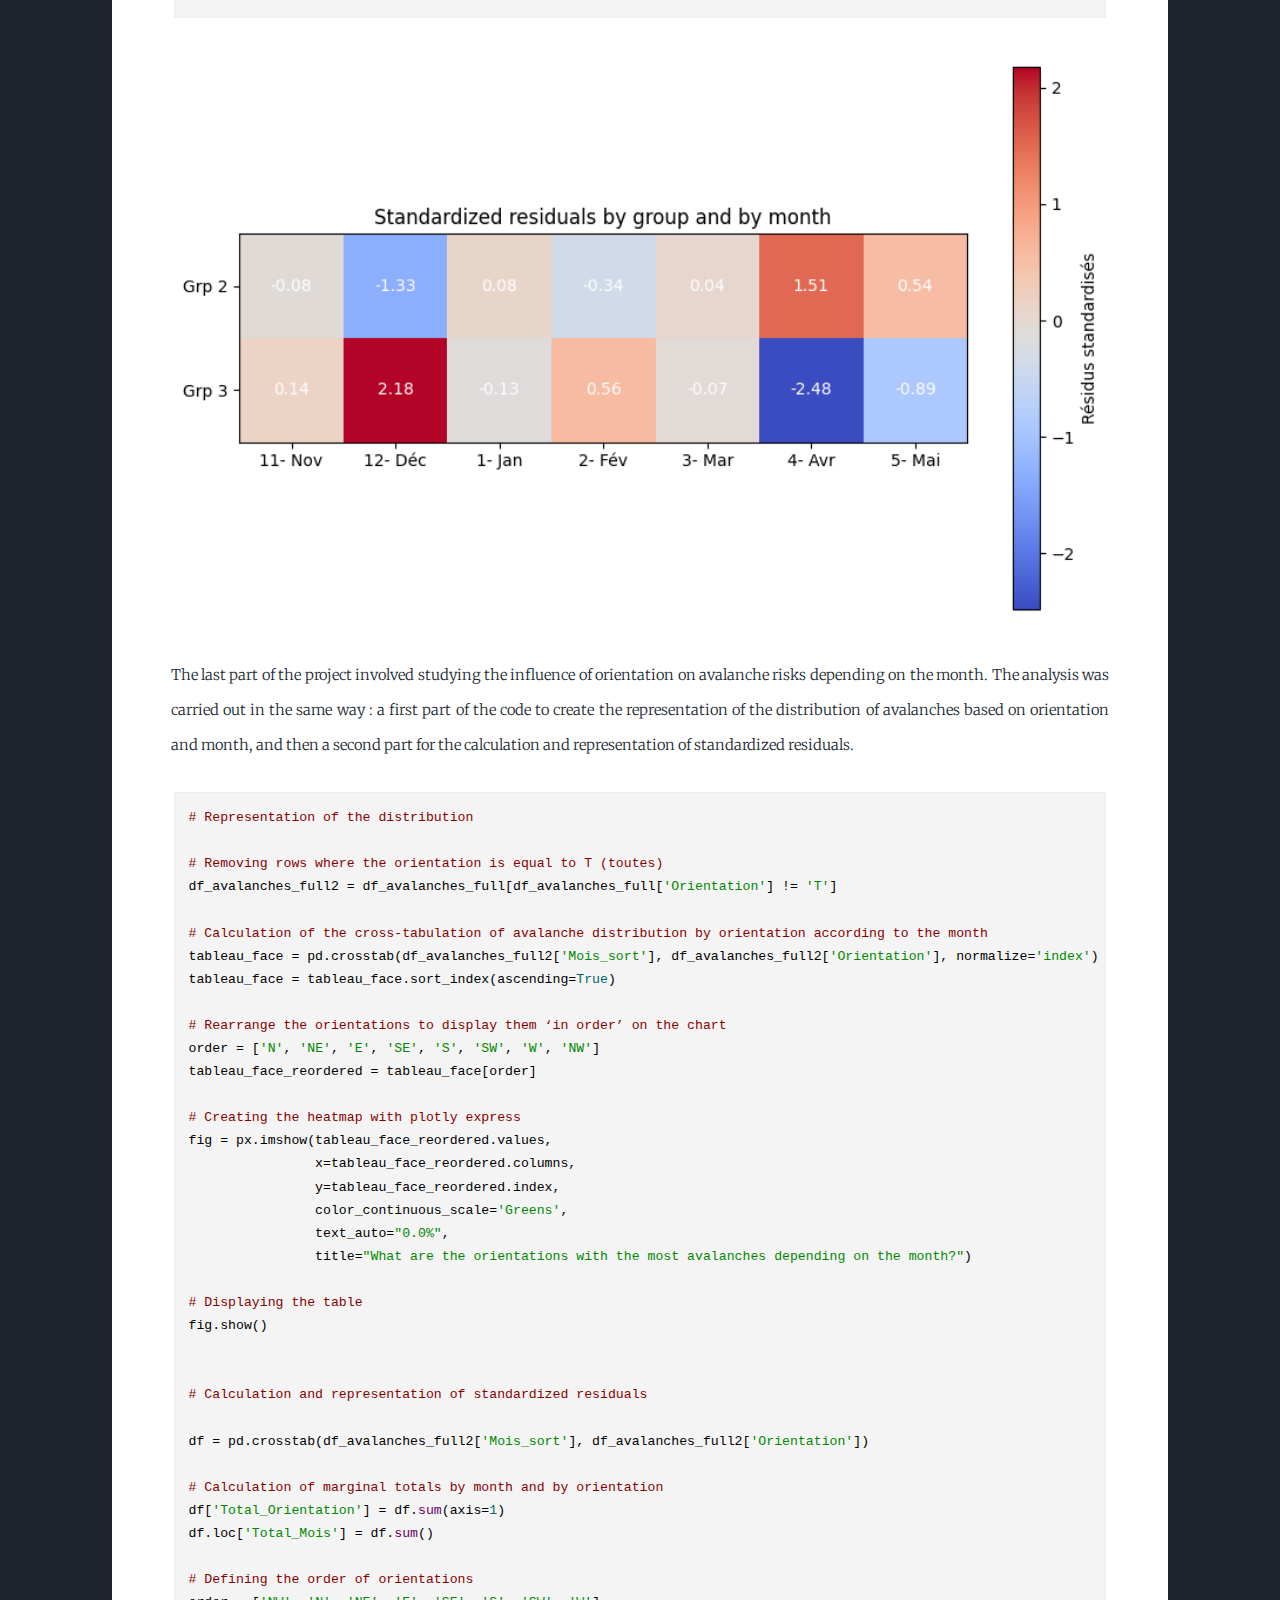
<file: Projet_avalanches_technique.html>
<!DOCTYPE HTML>
<!--
	Massively by HTML5 UP
	html5up.net | @ajlkn
	Free for personal and commercial use under the CCA 3.0 license (html5up.net/license)
-->
<html>
	<head>

		<!-- Google tag (gtag.js) -->
		<script async src="https://www.googletagmanager.com/gtag/js?id=G-M4ELZP38HE"></script>
		<script>
  			window.dataLayer = window.dataLayer || [];
  			function gtag(){dataLayer.push(arguments);}
  			gtag('js', new Date());
  			gtag('config', 'G-M4ELZP38HE');
		</script>

		<title>Avalanches Project - Technical part</title>
		<meta charset="utf-8" />
		<meta name="viewport" content="width=device-width, initial-scale=1, user-scalable=no" />
		<link rel="stylesheet" href="assets/css/main.css" />
		<link rel="stylesheet" href="assets/css/googlecode.min.css" />
		<noscript><link rel="stylesheet" href="assets/css/noscript.css" /></noscript>
	</head>
	<body class="is-preload">

		<!-- Wrapper -->
			<div id="wrapper" class="fade-in">

				<!-- Header -->
					<header id="header">
						<a href="Projet_avalanches.html" class="logo">Back to the project</a>
					</header>

				<!-- Nav -->
				<nav id="nav">
					<ul class="links">
						<li><a href="index.html">About Me</a></li>
						<li><a href="projects.html">My Projects</a></li>
						<li><a href="contact.html">Contact</a></li>
						<li><a href="CV_Thibault_BAROCHE.pdf" target="_blank">CV</a></li>
					</ul>
					<ul class="icons">
						<li><a href="https://www.linkedin.com/in/thibault-baroche/" class="icon brands fa-linkedin" target="_blank"><span class="label">LinkedIn</span></a></li>
						<li><a href="https://github.com/Thibault-Baroche" class="icon brands fa-github" target="_blank"><span class="label">GitHub</span></a></li>
					</ul>
				</nav>

				<!-- Main -->
					<div id="main">

						<!-- Post -->
						<section class="post">
							<header class="major">
								<h3>STUDY OF AVALANCHES IN THE ALPS | Technical part</h3>
							</header>			
	
							<p>For this project, the avalanche data was graciously provided by <a href="https://www.data-avalanche.org/" target="_blank">data-avalanche.org</a> in the form of an Excel file listing 3619 avalanches worldwide, with the oldest one from… 1935! I decided to focus on the avalanches in the French Alps since 2010 to reduce the number of avalanches (2808) and have a bit more consistency in the data.</br></p>
							<h3>Data Cleaning</h3>
							<p>The first part of the project involved cleaning the data in BigQuery. The two main challenges during the cleaning were as follows: on one hand, I knew that I would use the Skitour massif classification and therefore had to match the massifs. So there was a lot of work to assign a massif name to manually entered data that was not well ordered. The second challenge was managing the times, which were also manually entered with all the variety of formatting one can imagine!</p>
							<p>Here is the SQL query below, which allowed me to output the table for the data visualization part in Power BI:</p>

<pre><code class="sql">WITH tmp AS(
  SELECT
	Id
	,Massif
									  
	/* Filling the Massif_clean column */
	,CASE
	  /* Massive in the Alps */
	  WHEN REGEXP_CONTAINS(LOWER(Massif), 'alpes grées n|rosière|sainte foy') IS TRUE THEN 'Alpes Grées N'
	  WHEN REGEXP_CONTAINS(LOWER(Massif), 'alpes grées s') IS TRUE THEN 'Alpes Grées S'
	  WHEN REGEXP_CONTAINS(LOWER(Massif), 'bauges') IS TRUE THEN 'Bauges'
	  WHEN REGEXP_CONTAINS(LOWER(Massif), 'beaufortain|mont joly|mont joli') IS TRUE THEN 'Beaufortain'
	  WHEN REGEXP_CONTAINS(LOWER(Massif), 'belledonne|sept laux') IS TRUE THEN 'Belledonne'
	  WHEN REGEXP_CONTAINS(LOWER(Massif), 'bornes|aravis|bargy|jallouvre') IS TRUE THEN 'Bornes - Aravis'
	  WHEN REGEXP_CONTAINS(LOWER(Massif), 'cerces|thabor|cenis|clarée|galibier|chaberton') IS TRUE THEN 'Cerces - Thabor - Mont Cenis'
	  WHEN REGEXP_CONTAINS(LOWER(Massif), 'chablais|faucigny') IS TRUE THEN 'Chablais - Faucigny'
	  WHEN REGEXP_CONTAINS(LOWER(Massif), 'chartreuse') IS TRUE THEN 'Chartreuse'
	  WHEN REGEXP_CONTAINS(LOWER(Massif), 'devoluy|dévoluy') IS TRUE THEN 'Devoluy'
	  WHEN REGEXP_CONTAINS(LOWER(Massif), 'ecrin|écrin|champsaur|pelvoux|valbonnais|grave') IS TRUE THEN 'Écrins'
	  WHEN REGEXP_CONTAINS(LOWER(Massif), 'arves|grandes rousses|arvan|corbier') IS TRUE THEN 'Grandes Rousses - Arves'
	  WHEN REGEXP_CONTAINS(LOWER(Massif), 'giffre|aiguilles rouges|fiz') IS TRUE THEN 'Haut Giffre - Aiguilles Rouges'
	  WHEN REGEXP_CONTAINS(LOWER(Massif), 'lauzière') IS TRUE THEN 'Lauzière - Cheval Noir'
	  WHEN REGEXP_CONTAINS(LOWER(Massif), 'mercantour') IS TRUE THEN 'Mercantour - Alpes Maritimes Italiennes'
	  WHEN REGEXP_CONTAINS(LOWER(Massif), 'mont blanc|mont-blanc') IS TRUE THEN 'Mont-Blanc'
	  WHEN REGEXP_CONTAINS(LOWER(Massif), 'digne|monges') IS TRUE THEN 'Préalpes de Digne'
	  WHEN REGEXP_CONTAINS(LOWER(Massif), 'préalpes de grasse') IS TRUE THEN 'Préalpes de Grasse'
	  WHEN REGEXP_CONTAINS(LOWER(Massif), 'préalpes de provence|ventoux') IS TRUE THEN 'Préalpes de Provence'
	  WHEN REGEXP_CONTAINS(LOWER(Massif), 'queyras|cervieres|ceillac') IS TRUE THEN 'Queyras - Alpes Cozie N'
	  WHEN REGEXP_CONTAINS(LOWER(Massif), 'taillefer|matheysine') IS TRUE THEN 'Taillefer - Matheysine'
	  WHEN REGEXP_CONTAINS(LOWER(Massif), 'ubaye|parpaillon|guillestrois|embrunais') IS TRUE THEN 'Ubaye - Parpaillon - Alpes Cozie S'
	  WHEN REGEXP_CONTAINS(LOWER(Massif), 'vanoise|thorens') IS TRUE THEN 'Vanoise'
	  WHEN REGEXP_CONTAINS(LOWER(Massif), 'vercors') IS TRUE THEN 'Vercors'
								  
	  /* Massive outside of the Alps */
	  WHEN REGEXP_CONTAINS(LOWER(Massif), 'bearn|cévennes|chilenas|corse|kirghizie|val|senal|abruzzes|chili|montes martial|bagnes|bigorre|massif central|aoste|pyrénées|pyrenées|courmayeur|mont rose|cantal|puigmal|cervino|monte rosa|vosges|val formazza|mereshuvka|ruitor') IS TRUE THEN 'Autres'
										  
	  /* Maurienne and Tarentaise exceptions */
	  WHEN LOWER(Massif)="haute maurienne" THEN 'Haute Maurienne'
	  WHEN LOWER(Massif)="haute tarentaise" THEN 'Haute Tarentaise'
	  WHEN LOWER(Massif)="maurienne" THEN 'Maurienne'
	  WHEN LOWER(Massif)="tarentaise" THEN 'Vanoise'
										  
	  /* Sorting Oisans */
	  WHEN REGEXP_CONTAINS(LOWER(Massif), 'oisans') IS TRUE AND REGEXP_CONTAINS(Sommet_secteur, 'Aiguillette du Lauzet') IS TRUE THEN 'Cerces - Thabor - Mont Cenis'
	  WHEN REGEXP_CONTAINS(LOWER(Massif), 'oisans') IS TRUE AND REGEXP_CONTAINS(Sommet_secteur, "Aig du Plat de la Selle|Aiguillon|Col du Lautaret|La Meije|La Grave|Pelvoux|Ecrin|Écrin|Combeynot|Serre Chevalier|Saint Christophe en Oisans|Bec de l’homme|Grande Ruine|Lac du Chambon|Le Rochail|Les 2 Alpes|Mont de Lans|Muzelle|Ailefroide|Olan|Petit Pinier|Pic de l'Homme|Yret|Pic du Col d'Ornon|Pied du Col|villard d arene|Valjouffrey|Tête du Cheret|Tête des Filons|Tête de la Toura|Tête de la Marsare|Tête de Vautisse|Lauranoure") IS TRUE THEN 'Écrins'
	  WHEN REGEXP_CONTAINS(LOWER(Massif), 'oisans') IS TRUE AND REGEXP_CONTAINS(Sommet_secteur, 'Auris en Oisans|Col du Sabot|Crête de Chaillol|Crête de la Buffe|La Croix de Cassini|Grande Sure|la sure||Montagne de Rachas|Pic des trois évêchés|dome des rousses') IS TRUE THEN 'Grandes Rousses - Arves'
	  WHEN REGEXP_CONTAINS(LOWER(Massif), 'oisans') IS TRUE AND REGEXP_CONTAINS(Sommet_secteur, 'Côte Rouge|La Pyramide|Lavaldens') IS TRUE THEN 'Taillefer - Matheysine'
	  WHEN REGEXP_CONTAINS(LOWER(Massif), 'oisans') IS TRUE AND REGEXP_CONTAINS(Sommet_secteur, 'Pic de la pierre') IS TRUE THEN 'Belledonne'
										  
	  /* Sorting Southern Alps */
	  WHEN REGEXP_CONTAINS(LOWER(Massif), 'alpes du sud') IS TRUE AND REGEXP_CONTAINS(Sommet_secteur, 'Séolane') IS TRUE THEN 'Préalpes de Digne'
	  WHEN REGEXP_CONTAINS(LOWER(Massif), 'alpes du sud') IS TRUE AND REGEXP_CONTAINS(Sommet_secteur, 'Vars|Plateau de Bouchiers|ubaye|Crévoux|Arpillon|Crachet') IS TRUE THEN 'Ubaye - Parpaillon - Alpes Cozie S'
	  WHEN REGEXP_CONTAINS(LOWER(Massif), 'alpes du sud') IS TRUE AND REGEXP_CONTAINS(Sommet_secteur, 'cime de la combe crose|refuge de la Blanche|Montgenèvre|Cervières|Abriès') IS TRUE THEN 'Queyras - Alpes Cozie N'
	  WHEN REGEXP_CONTAINS(LOWER(Massif), 'alpes du sud') IS TRUE AND REGEXP_CONTAINS(Sommet_secteur, 'vallon de coste pélaou') IS TRUE THEN 'Mercantour - Alpes Maritimes Italiennes'
	  WHEN REGEXP_CONTAINS(LOWER(Massif), 'alpes du sud') IS TRUE AND REGEXP_CONTAINS(Sommet_secteur, 'ecrins|Grande Autane|Col de la Coupa') IS TRUE THEN 'Écrins'
										  
	  /* Sorting Briançonnais */
	  WHEN REGEXP_CONTAINS(LOWER(Massif), 'briançonnais') IS TRUE AND REGEXP_CONTAINS(Sommet_secteur, 'Aiguillette du Lauzet|Chaberton|Nevache|Val Des Prés|cristol|mandette') IS TRUE THEN 'Cerces - Thabor - Mont Cenis'
	  WHEN REGEXP_CONTAINS(LOWER(Massif), 'briançonnais') IS TRUE AND REGEXP_CONTAINS(Sommet_secteur, "Cime de la Condamine|Lautaret|Rocher de l’yret|Serre Chevalier|Sommet du Prorel|Dormillouse") IS TRUE THEN 'Écrins'
	  WHEN REGEXP_CONTAINS(LOWER(Massif), 'briançonnais') IS TRUE AND REGEXP_CONTAINS(Sommet_secteur, "Clot la Cime|Col de Chaude Maison|Grand Charvia|Izoard|L'Arpelin|Janus|Montgenèvre") IS TRUE THEN 'Queyras - Alpes Cozie N'
	  WHEN REGEXP_CONTAINS(LOWER(Massif), 'briançonnais') IS TRUE AND REGEXP_CONTAINS(Sommet_secteur, "galibier") IS TRUE THEN 'Grandes Rousses - Arves'
										  
	  /* Sorting Alps */
	  WHEN REGEXP_CONTAINS(LOWER(Massif), 'alpes') IS TRUE AND REGEXP_CONTAINS(Sommet_secteur, 'Albaron') IS TRUE THEN 'Alpes Grées S'
	  WHEN REGEXP_CONTAINS(LOWER(Massif), 'alpes') IS TRUE AND REGEXP_CONTAINS(Sommet_secteur, 'Cervières|Ceillac|Montgenèvre') IS TRUE THEN 'Queyras - Alpes Cozie N'
	  WHEN REGEXP_CONTAINS(LOWER(Massif), 'alpes') IS TRUE AND REGEXP_CONTAINS(Sommet_secteur, 'Vaujany|galibier') IS TRUE THEN 'Grandes Rousses - Arves'
	  WHEN REGEXP_CONTAINS(LOWER(Massif), 'alpes') IS TRUE AND REGEXP_CONTAINS(Sommet_secteur, 'Jovet') IS TRUE THEN 'Vanoise'
										  
	  /* Null case */
	  WHEN Massif IS NULL THEN 'Autres'
										  
	  /* Special cases */					  
	  WHEN Id=1583789765781 THEN 'Écrins'
	  WHEN Id=1608140928554 THEN 'Écrins'
	  WHEN Id=1611859192276 THEN 'Alpes Grées N'
	  WHEN Sommet_secteur="Pic Quest" THEN 'Autres'
										  
	  ELSE 'Autres'
	END AS Massif_clean
								
	,Sommet_secteur AS Secteur
	,Orientation
	,Date
										
	/* Hour cleaning */
	,Heure
										
	,CASE
	  WHEN(Heure = '11hoo') THEN TIME(11, 00, 00)
	  WHEN(Heure = '14hoo') THEN TIME(14, 00, 00)
	  WHEN(Heure = '18h ?') THEN TIME(18, 00, 00)
	  WHEN LOWER(Heure) = 'nuit' THEN Null
	  WHEN LOWER(Heure) LIKE '__:__' THEN TIME(CAST(SUBSTR(HEURE,1,2) AS INT64), CAST(SUBSTR(HEURE,4,2) AS INT64), 00)
	  WHEN LOWER(Heure) LIKE '_:__' THEN TIME(CAST(SUBSTR(HEURE,1,1) AS INT64), CAST(SUBSTR(HEURE,3,2) AS INT64), 00)
	  WHEN LOWER(Heure) LIKE '__:_' THEN TIME(CAST(SUBSTR(HEURE,1,2) AS INT64), 00, 00)
	  WHEN LOWER(Heure) LIKE '__h__' THEN TIME(CAST(SUBSTR(HEURE,1,2) AS INT64), CAST(SUBSTR(HEURE,4,2) AS INT64), 00)
	  WHEN LOWER(Heure) LIKE '__ h' THEN TIME(CAST(SUBSTR(HEURE,1,2) AS INT64), 00, 00)
	  WHEN LOWER(Heure) LIKE '_h__' THEN TIME(CAST(SUBSTR(HEURE,1,1) AS INT64), CAST(SUBSTR(HEURE,3,2) AS INT64), 00)
	  WHEN LOWER(Heure) LIKE '__.__' THEN TIME(CAST(SUBSTR(HEURE,1,2) AS INT64), CAST(SUBSTR(HEURE,4,2) AS INT64), 00)
	  WHEN LOWER(Heure) LIKE '_.__' THEN TIME(CAST(SUBSTR(HEURE,1,1) AS INT64), CAST(SUBSTR(HEURE,3,2) AS INT64), 00)
	  WHEN LOWER(Heure) LIKE '__h' THEN TIME(CAST(SUBSTR(HEURE,1,2) AS INT64), 00, 00)
	  WHEN LOWER(Heure) LIKE '_h' THEN TIME(CAST(SUBSTR(HEURE,1,1) AS INT64), 00, 00)
	  WHEN LOWER(Heure) LIKE '_h' THEN TIME(CAST(SUBSTR(HEURE,1,1) AS INT64), 00, 00)
	  WHEN LOWER(Heure) LIKE '??' THEN TIME(0,0,0)
	  WHEN LOWER(Heure) LIKE '__' THEN TIME(CAST(SUBSTR(HEURE,1,2) AS INT64), 00, 00)
	  WHEN LOWER(Heure) LIKE '____' THEN TIME(CAST(SUBSTR(HEURE,1,2) AS INT64), CAST(SUBSTR(HEURE,3,2) AS INT64), 00)
	  WHEN LOWER(Heure) LIKE '__:__:__' THEN TIME(CAST(SUBSTR(HEURE,1,2) AS INT64), CAST(SUBSTR(HEURE,4,2) AS INT64), 00)
	  WHEN LOWER(Heure) LIKE '__h __' THEN TIME(CAST(SUBSTR(HEURE,1,2) AS INT64), CAST(SUBSTR(HEURE,5,2) AS INT64), 00)
	  WHEN LOWER(Heure) LIKE '__h__%' THEN TIME(CAST(SUBSTR(HEURE,1,2) AS INT64), 00, 00)   
	  WHEN REGEXP_CONTAINS(LOWER(Heure), 'inconnu') IS TRUE THEN Null
										
	  ELSE Null
	END AS heure_clean
										
	,Caract__ristique AS Caracteristique
	,Origine_principale AS Origine
	,Alti_d__part AS Altitude_depart
	,Risque_MF AS Risque
	,Description
										
	FROM `premium-highway-386107.Data_avalanches.stg_avalanches`
	WHERE Pays="France" OR Pays IS NULL
)
										
SELECT
  Id AS Id_avalanche
  ,Massif_clean AS Massif
  ,Secteur
  ,Orientation
  ,Date
  ,heure_clean AS Heure
  ,Caracteristique
  ,Origine
  ,Altitude_depart
  ,Risque
  ,Description
FROM tmp</code></pre>

							</br>
							<h3>Statistical Analysis</h3>
							<p>The statistical analysis was then carried out using Python in Google Colab. Here is the detailed code I used. First, I imported my data as a dataframe and worked on the data to be able to use it later. For example, I modified typographies in the names of massifs, separated the dates into months and years which were the only interesting data, and added a column to be able to display the months in the order November to May on the graphs, which does not follow either an alphabetical logic or a logic of month numbers.</p>

							
<pre><code class="python"># Importing data from BigQuery

from google.colab import auth
from google.cloud import bigquery
from google.colab import data_table

import pandas as pd

project = 'premium-highway-386107'
location = 'EU'
client = bigquery.Client(project = project, location = location)
data_table.enable_dataframe_formatter()
auth.authenticate_user()
avalanches = client.get_job(client.query('SELECT * FROM `premium-highway-386107.Data_avalanches.avalanches_clean2`')).to_dataframe()
	
# Modification of the typography of the two massifs to allow sorting in alphabetical order
avalanches['Massif'] = avalanches['Massif'].str.replace('Écrins', 'Ecrins').str.replace('Mont-Blanc', 'Mont Blanc')
	
# Creating Month and Year columns
avalanches['Date'] = pd.to_datetime(avalanches['Date'])
avalanches['Mois'] = avalanches['Date'].dt.month
avalanches['Année'] = avalanches['Date'].dt.year	
	
# Creation of a Mois_sort column to subsequently allow the months to be sorted in the order Nov, Dec, Jan etc
def order(mois):
  mois_sort = {
	  1: "1- Jan",
	  2: "2- Fév",
	  3: "3- Mar",
	  4: "4- Avr",
	  5: "5- Mai",
	  11: " 11- Nov",
	  12: " 12- Déc"
  }
  return mois_sort.get(mois, "Autre")
	
avalanches['Mois_sort'] = avalanches['Mois'].apply(lambda x: order(x))
	
# Removal of under-represented massifs, avalanches before 2010 and avalanches between June and October
df_avalanches = avalanches.loc[
	(~avalanches['Massif'].isin(['Autres', 'Alpes Grées N', 'Préalpes de Digne', 'Préalpes de Provence', 'Alpes Grées S', ''])) &
	(pd.to_datetime(avalanches['Date']) >= '2010-01-01') &
	(~avalanches['Date'].astype(str).str.split('-').str[1].isin(['06', '07', '08', '09', '10']))
]
	
# Removing unnecessary columns for analysis
df_avalanches = df_avalanches.drop(columns=['Secteur', 'Description', 'Date'])
	
# Reset indexes after deleting rows using Id_avalanche as index
df_avalanches = df_avalanches.set_index(['Id_avalanche'])
print(df_avalanches)
</code></pre>
</br>
							<p>The second part of the analysis involved retrieving the list of summits and the list of outings from the <a href="https://skitour.fr/" target="_blank">Skitour.fr</a> website. The goal was, on the one hand, to be able to know the data specific to each massif like the number of summits or the average altitude and on the other hand, to know the frequentation of the different massifs. Skitour has an API that allowed me to retrieve the list of summits :</p>

<pre><code class="python"># Retrieving the list of summits
import json
import requests
	
# Function to retrieve summits via API
def fetch_data_from_api():
	url = "https://skitour.fr/api/sommets"
	headers = {"cle": "3OAUoyDOMLmsm16RJ3dphoQF4okNVmd"}

	# API request
	response = requests.get(url, headers=headers)

	# Checking if the request was successful
	if response.status_code == 200:
		return response.json()  # Convert response to JSON format
	else:
		# Show an error message if the query failed
		print("Erreur lors de la récupération des données de l'API.")
		return None
	
	
# Retrieve API data
content = fetch_data_from_api()
	
if content:
	# Initialize lists to store data
	id_sommet_list = []
	sommet_list = []
	massif_list = []
	altitude_list = []
	
	# Iterate over each element in the JSON list
	for item in content:
		id_sommet_list.append(item['id'])
		sommet_list.append(item['sommet'])
		massif_list.append(item['massif']['nom'])
		altitude_list.append(item['altitude'])
	
	# Create the DataFrame
	df_sommets = pd.DataFrame({
		'id_sommet': id_sommet_list,
		'sommet': sommet_list,
		'massif': massif_list,
		'altitude': altitude_list
	})
	
	
# Filter the dataframe to only keep the French Alps massifs
massifs_a_conserver = ['Vanoise', 'Ecrins', 'Cerces - Thabor - Mont Cenis', 'Bornes - Aravis', 'Belledonne',
					   'Mont Blanc', 'Queyras - Alpes Cozie N', 'Ubaye - Parpaillon - Alpes Cozie S', 'Beaufortain',
					   'Grandes Rousses - Arves', 'Lauzière - Cheval Noir', 'Haut Giffre - Aiguilles Rouges',
					   'Taillefer - Matheysine', 'Bauges', 'Chartreuse', 'Chablais - Faucigny',
					   'Mercantour - Alpes Maritimes Italiennes', 'Vercors', 'Devoluy']
	
df_sommets_filtres = df_sommets[df_sommets['massif'].isin(massifs_a_conserver)]
	
	
# Grouping of summits by massif while retaining altitude data
df_sommets_filtres = df_sommets_filtres.copy()
df_sommets_filtres['altitude'] = pd.to_numeric(df_sommets_filtres['altitude'])

# Calculation of altitude statistics by massif and selection of required columns
resume_altitude = df_sommets_filtres.groupby('massif')['altitude'].describe().round(decimals=0)
resume_altitude = resume_altitude[['count', 'min', 'mean', 'max']]
resume_altitude = resume_altitude.rename(columns={'count': 'Nbr_sommets', 'min': 'altitude_min', 'mean': 'altitude_moy', 'max': 'altitude_max'})

# Counting the number of avalanches per massif in the avalanche dataframe
avalanches_massif = avalanches.groupby('Massif').agg({'Id_avalanche': 'count'}).sort_values('Id_avalanche', ascending=False)
avalanches_massif.reset_index(inplace=True)
avalanches_massif.set_index('Massif', inplace=True)
	
# Addition of the number of avalanches to mountain range data
resume_altitude_freq =resume_altitude.merge(avalanches_massif['Id_avalanche'], left_on='massif', right_index=True, how='left')
print(resume_altitude_freq)
</code></pre>
</br>

							<p>For the outings, the Skitour API limits the number of data retrieved to the 1000 most recent. With a filter on the year in the API, it would have been possible to retrieve the last 1000 outings of each year which remained insufficient as I would never have had the data from the first months of winter. In order to be able to retrieve all the outings since 2010, I therefore used the scraping technique to obtain about 70,000 outings. From this data, I was able to create the table of the top 15 most frequented outings and the summary table which lists the number of outings and the number of avalanches per massif:</p>

<pre><code class="python">import re
from bs4 import BeautifulSoup
from concurrent.futures import ThreadPoolExecutor
	
# Function to retrieve information from an outing
def get_sortie_info(url, sortie_id):
	# Make a GET request to the output URL
	response = requests.get(url)
	
	# Check if the request was successful
	if response.status_code == 200:
		# Parse HTML content with BeautifulSoup
		soup = BeautifulSoup(response.content, 'html.parser')
	
		# Extract the title tag
		title_tag = soup.title
	
		# If the title tag exists, extract the title and date
		if title_tag:
			# Use a regular expression to extract title and date
			pattern = r"^(.+), le (\d{2}\.\d{2}\.\d{2})"
			match = re.match(pattern, title_tag.text.strip())
	
			if match:
				date = match.group(2)
	
				# Extract associated summits
				sommets_associes = soup.find('strong', string=re.compile(r'Sommet[s]* associé[s]* :', re.IGNORECASE))
				if sommets_associes:
					sommets = sommets_associes.find_next_siblings('a')
					if sommets:
						premier_sommet = sommets[0]
						id_sommet = int(re.search(r'/(\d+)', premier_sommet['href']).group(1))
					else:
						id_sommet = None
	
				else:
					id_sommet = None

				return {'date': date, 'id_sommet': id_sommet}
			else:
				return None
		else:
			return None
	else:
		print(f"Erreur lors de la récupération des données de la sortie {sortie_id}")
		return None
	
# Function to retrieve information from multiple outputs in parallel
def get_multiple_sorties_info(start_id, end_id):
	# List to store information of all outputs
	sorties_info = []
	
	# Loop through outputs within specified range
	for sortie_id in range(start_id, end_id):
		sortie_url = f"https://skitour.fr/sorties/{sortie_id}"
		sortie_info = get_sortie_info(sortie_url, sortie_id)
		if sortie_info:
			sorties_info.append(sortie_info)
			if sortie_id % 1000 == 0:
				print(f"Numéro de sortie_id : {sortie_id}")
	
	return sorties_info
	
# Create a ThreadPoolExecutor with the specified number of threads
with ThreadPoolExecutor(max_workers=10) as executor:
	# Divide the output range into sections for each thread
	start_ids = list(range(22920, 169581, 1000))
	end_ids = [start_id + 1000 for start_id in start_ids]
	
	# Run queries in parallel and retrieve results
	futures = [executor.submit(get_multiple_sorties_info, start_id, end_id) for start_id, end_id in zip(start_ids, end_ids)]
	results = [future.result() for future in futures]
	
# Concatenate results into a single list
all_sorties_info = [info for sublist in results for info in sublist]
	
# Create a DataFrame from the outings information
df_sorties = pd.DataFrame(all_sorties_info)

# Deletion of lines with a zero value or a date before 01/01/2010
df_sorties_clean = df_sorties.dropna(subset=['date', 'id_sommet'])
df_sorties_clean = df_sorties_clean.copy()
df_sorties_clean['id_sommet'] = df_sorties_clean['id_sommet'].astype(str).str.rstrip('.0')

# Enrichment of df_sorties with information from df_sommets
df_sorties_enrichi = df_sorties_clean.merge(df_sommets_filtres[['id_sommet', 'sommet', 'massif']], on='id_sommet', how='left')

# Counting the number of outings per summit
df_sommets_comptage = df_sorties_enrichi.groupby(['id_sommet', 'sommet', 'massif']).agg(nombre_sorties=('date', 'count'))
df_sommets_comptage = df_sommets_comptage.sort_values(by='nombre_sorties', ascending=False)

# Counting the number of outings per massive
df_massifs_comptage = df_sommets_comptage.groupby(['massif']).agg(nombre_sorties=('nombre_sorties', 'sum'))
df_massifs_comptage = df_massifs_comptage.sort_values(by='nombre_sorties', ascending=False)

# Adding number of avalanches
df_massifs_freq = df_massifs_comptage.merge(avalanches_massif['Id_avalanche'], left_on='massif', right_index=True, how='left')
df_massifs_freq.rename(columns={'nombre_sorties':'Nbr_sorties', 'Id_avalanche': 'Nbr_avalanches'}, inplace=True)

print(df_sommets_comptage.head(15))
print(df_massifs_freq)
</code></pre>
</br>

							<p>Now that we have all the data well formatted from the different data sources, we can move on to the statistical analysis itself. The first step was to check if there was a correlation between the number of outings and the number of avalanches in a massif. To create the scatter plot with the correlation line and the correlation coefficient, I used the following code:</p>

<pre><code class="python">import plotly.express as px
import numpy as np
from scipy.stats import linregress
	
# Creating a scatter plot with Plotly
fig = px.scatter(df_massifs_freq, x='Nbr_sorties', y='Nbr_avalanches', title='Is there a correlation between massif frequentation and the number of observed avalanches ?', labels={'Nbr_sorties': 'Number of outings', 'Nbr_avalanches': 'Number of observed avalanches'})
	
# Linear regression
slope, intercept, r_value, p_value, std_err = linregress(df_massifs_freq['Nbr_sorties'], df_massifs_freq['Nbr_avalanches'])
x_values = np.array([df_massifs_freq['Nbr_sorties'].min(), df_massifs_freq['Nbr_sorties'].max()])
y_values = slope * x_values + intercept
	
# Adding the regression line
fig.add_scatter(x=x_values, y=y_values, mode='lines', name='Régression linéaire')
	
# Equation of the regression line and R²
equation = f'Y = {slope:.2f}X + {intercept:.2f}'
r_squared = f'R² = {r_value**2:.2f}'
	
# Showing the equation and R² below the legend
fig.update_layout(
	legend=dict(
		yanchor="top",
		y=0.99,
		xanchor="left",
		x=0.01
	),
	annotations=[
		dict(
			x=0.01,
			y=0.92,
			xref="paper",
			yref="paper",
			text=f'{equation}<br>{r_squared}',
			showarrow=False
		)
	],
	xaxis=dict(
		tickformat='d'  # Utilisation du format "1000 2000 3000"
	)
)
	
# Displaying the figure
fig.show()
</code></pre>
							<span class="image fit"><img src="images\Correlation sorties vs avalanches.png" alt="" /></span>

							<p>The next part involved studying the influence of the month on the frequency of avalanches, after creating three groups of massifs:</p>

<pre><code class="python">#Creation of the groups
#Grp1 = Northern Alps & mean Alt < 2000m
#Grp2 = Northern Alps & mean Alt > 2000m
#Grp3 = Southern Alps & mean Alt > 2000m
data= {
	'Massif': ['Chartreuse', 'Vercors', 'Bauges', 'Chablais - Faucigny', 'Bornes - Aravis', 'Beaufortain', 'Taillefer - Matheysine', 'Lauzière - Cheval Noir', 'Belledonne', 'Haut Giffre - Aiguilles Rouges', 'Grandes Rousses - Arves', 'Vanoise', 'Mont Blanc', 'Haute Maurienne', 'Haute Tarentaise', 'Maurienne', 'Devoluy', 'Mercantour - Alpes Maritimes Italiennes', 'Ubaye - Parpaillon - Alpes Cozie S', 'Queyras - Alpes Cozie N', 'Cerces - Thabor - Mont Cenis', 'Ecrins'],
	'Groupe': ['Grp 1', 'Grp 1', 'Grp 1', 'Grp 1', 'Grp 2', 'Grp 2', 'Grp 2', 'Grp 2', 'Grp 2', 'Grp 2', 'Grp 2', 'Grp 2', 'Grp 2', 'Grp 2', 'Grp 2', 'Grp 2', 'Grp 3', 'Grp 3', 'Grp 3', 'Grp 3', 'Grp 3', 'Grp 3']
}
df_groupes = pd.DataFrame(data)
	
# Adding the group to the avalanches table
df_avalanches_full = df_avalanches.merge(df_groupes, left_on='Massif', right_on='Massif')

# Calculation of the cross-tabulation of avalanche distribution by month according to the group
tableau_mois = pd.crosstab(df_avalanches_full['Groupe'], df_avalanches_full['Mois_sort'], normalize='index')
tableau_mois = tableau_mois.sort_index(ascending=True)

# Creating the heatmap with plotly express
fig = px.imshow(tableau_mois.values,
                x=tableau_mois.columns,
                y=tableau_mois.index,
                color_continuous_scale='Greens',
                text_auto="0.0%",
                title="What are the months with the most avalanches depending on the groups?")

# Displaying the table
fig.show()
</code></pre>
							<span class="image fit"><img src="images\Répartition des avalanches par mois par groupe.png" alt="" /></span>

<pre><code class="python"># Chi-squared test to study if groups 2 and 3 exhibit significant differences

from scipy.stats import chi2_contingency
	
df_avalanches_grp = df_avalanches_full[df_avalanches_full['Groupe'] != 'Grp 1']
	
# Create the contingency table
tableau_contingence_grp = pd.crosstab(df_avalanches_grp['Groupe'], df_avalanches_full['Mois_sort'])
	
# Perform the chi-squared test
chi2, p_value, dof, expected = chi2_contingency(tableau_contingence_grp)
	
# Displaying the results
print("Test du Chi-2 :")
print(f"Chi-2 : {chi2}")
print(f"P-value : {p_value}")
print(f"Degrees of Freedom : {dof}")
print("Expected frequencies :")
print(expected)


# Creation of the heatmap of standardized residuals 
import matplotlib.pyplot as plt

# Creating the DataFrame from the contingency table
df = pd.DataFrame(tableau_contingence_grp)
df = df.transpose()

# Calculation of marginal totals by month and by group
df['Total_Groupe'] = df.sum(axis=1)
df.loc['Total_Mois'] = df.sum()

# Calculation of expected frequencies
expected_freq = np.outer(df.loc[:'5- Mai', 'Total_Groupe'].values, df.loc['Total_Mois', :'Grp 3'].values) / df.loc['Total_Mois', 'Total_Groupe']
expected_df = pd.DataFrame(expected_freq, index=df.index[:-1], columns=df.columns[:-1])

# Calculation of standardized residuals
residuals = (df.iloc[:-1, :-1] - expected_df) / np.sqrt(expected_df)
residuals = residuals.round(2)  # Arrondi pour la lisibilité

# Visualization of standardized residuals
plt.figure(figsize=(10, 6))
plt.title('Standardized residuals by group and by month')
plt.imshow(residuals.T, cmap='coolwarm', interpolation='nearest')

# Adding the values of residuals to each cell of the heatmap
for i in range(len(df.columns[:-1])):
    for j in range(len(df.index[:-1])):
        plt.text(j, i, residuals.iloc[j, i], ha='center', va='center', color='white')

plt.colorbar(label='Résidus standardisés')
plt.xticks(range(len(df.index[:-1])), df.index[:-1])
plt.yticks(range(len(df.columns[:-1])), df.columns[:-1])
plt.show()</code></pre>
							<span class="image fit"><img src="images\Répartition des avalanches par mois par groupe (résidus standardisés).png" alt="" /></span>
					
							<p>The last part of the project involved studying the influence of orientation on avalanche risks depending on the month. The analysis was carried out in the same way : a first part of the code to create the representation of the distribution of avalanches based on orientation and month, and then a second part for the calculation and representation of standardized residuals.</p>

<pre><code class="python"># Representation of the distribution

# Removing rows where the orientation is equal to T (toutes)
df_avalanches_full2 = df_avalanches_full[df_avalanches_full['Orientation'] != 'T']

# Calculation of the cross-tabulation of avalanche distribution by orientation according to the month
tableau_face = pd.crosstab(df_avalanches_full2['Mois_sort'], df_avalanches_full2['Orientation'], normalize='index')
tableau_face = tableau_face.sort_index(ascending=True)

# Rearrange the orientations to display them ‘in order’ on the chart
order = ['N', 'NE', 'E', 'SE', 'S', 'SW', 'W', 'NW']
tableau_face_reordered = tableau_face[order]

# Creating the heatmap with plotly express
fig = px.imshow(tableau_face_reordered.values,
                x=tableau_face_reordered.columns,
                y=tableau_face_reordered.index,
                color_continuous_scale='Greens',
                text_auto="0.0%",
                title="What are the orientations with the most avalanches depending on the month?")

# Displaying the table
fig.show()


# Calculation and representation of standardized residuals

df = pd.crosstab(df_avalanches_full2['Mois_sort'], df_avalanches_full2['Orientation'])

# Calculation of marginal totals by month and by orientation
df['Total_Orientation'] = df.sum(axis=1)
df.loc['Total_Mois'] = df.sum()

# Defining the order of orientations
order = ['NW', 'N', 'NE', 'E', 'SE', 'S', 'SW', 'W']

# Rearrange the columns of the dataframe according to the specified order
df = df[order + ['Total_Orientation']]

# Calculation of expected frequencies
expected_freq = np.outer(df.loc[:'5- Mai', 'Total_Orientation'].values, df.loc['Total_Mois', order].values) / df.loc['Total_Mois', 'Total_Orientation']
expected_df = pd.DataFrame(expected_freq, index=df.index[:-1], columns=order)

# Calculation of standardized residuals
residuals = (df[order].iloc[:-1, :] - expected_df) / np.sqrt(expected_df)
residuals = residuals.round(2)  # Arrondi pour la lisibilité

# Visualization of standardized residuals with months as rows and orientations as columns
plt.figure(figsize=(10, 6))
plt.title('Standardized residuals by month and by orientation')
plt.imshow(residuals, cmap='coolwarm', interpolation='nearest')

# Adding the values of residuals to each cell of the heatmap
for i in range(len(order)):
    for j in range(len(df.index[:-1])):
        plt.text(i, j, residuals.iloc[j, i], ha='center', va='center', color='white')

plt.colorbar(label='Standardized residuals')
plt.yticks(range(len(df.index[:-1])), df.index[:-1])
plt.xticks(range(len(order)), order)
plt.show()</code></pre>

						</section>
					</div>

					
					<header id="header">
						<a href="Projet_avalanches.html" class="logo">Back to the project</a>
					</header>

				<!-- Copyright -->
					<div id="copyright">
						<ul><li>&copy; Thibault Baroche</li><li>Design: <a href="https://html5up.net">HTML5 UP</a></li></ul>
					</div>

			</div>

		<!-- Scripts -->
			<script src="assets/js/jquery.min.js"></script>
			<script src="assets/js/jquery.scrollex.min.js"></script>
			<script src="assets/js/jquery.scrolly.min.js"></script>
			<script src="assets/js/browser.min.js"></script>
			<script src="assets/js/breakpoints.min.js"></script>
			<script src="assets/js/util.js"></script>
			<script src="assets/js/main.js"></script>
			<script src="assets/js/highlight.min.js"></script>
			<script>hljs.initHighlightingOnLoad();</script>			

	</body>
</html>
</file>
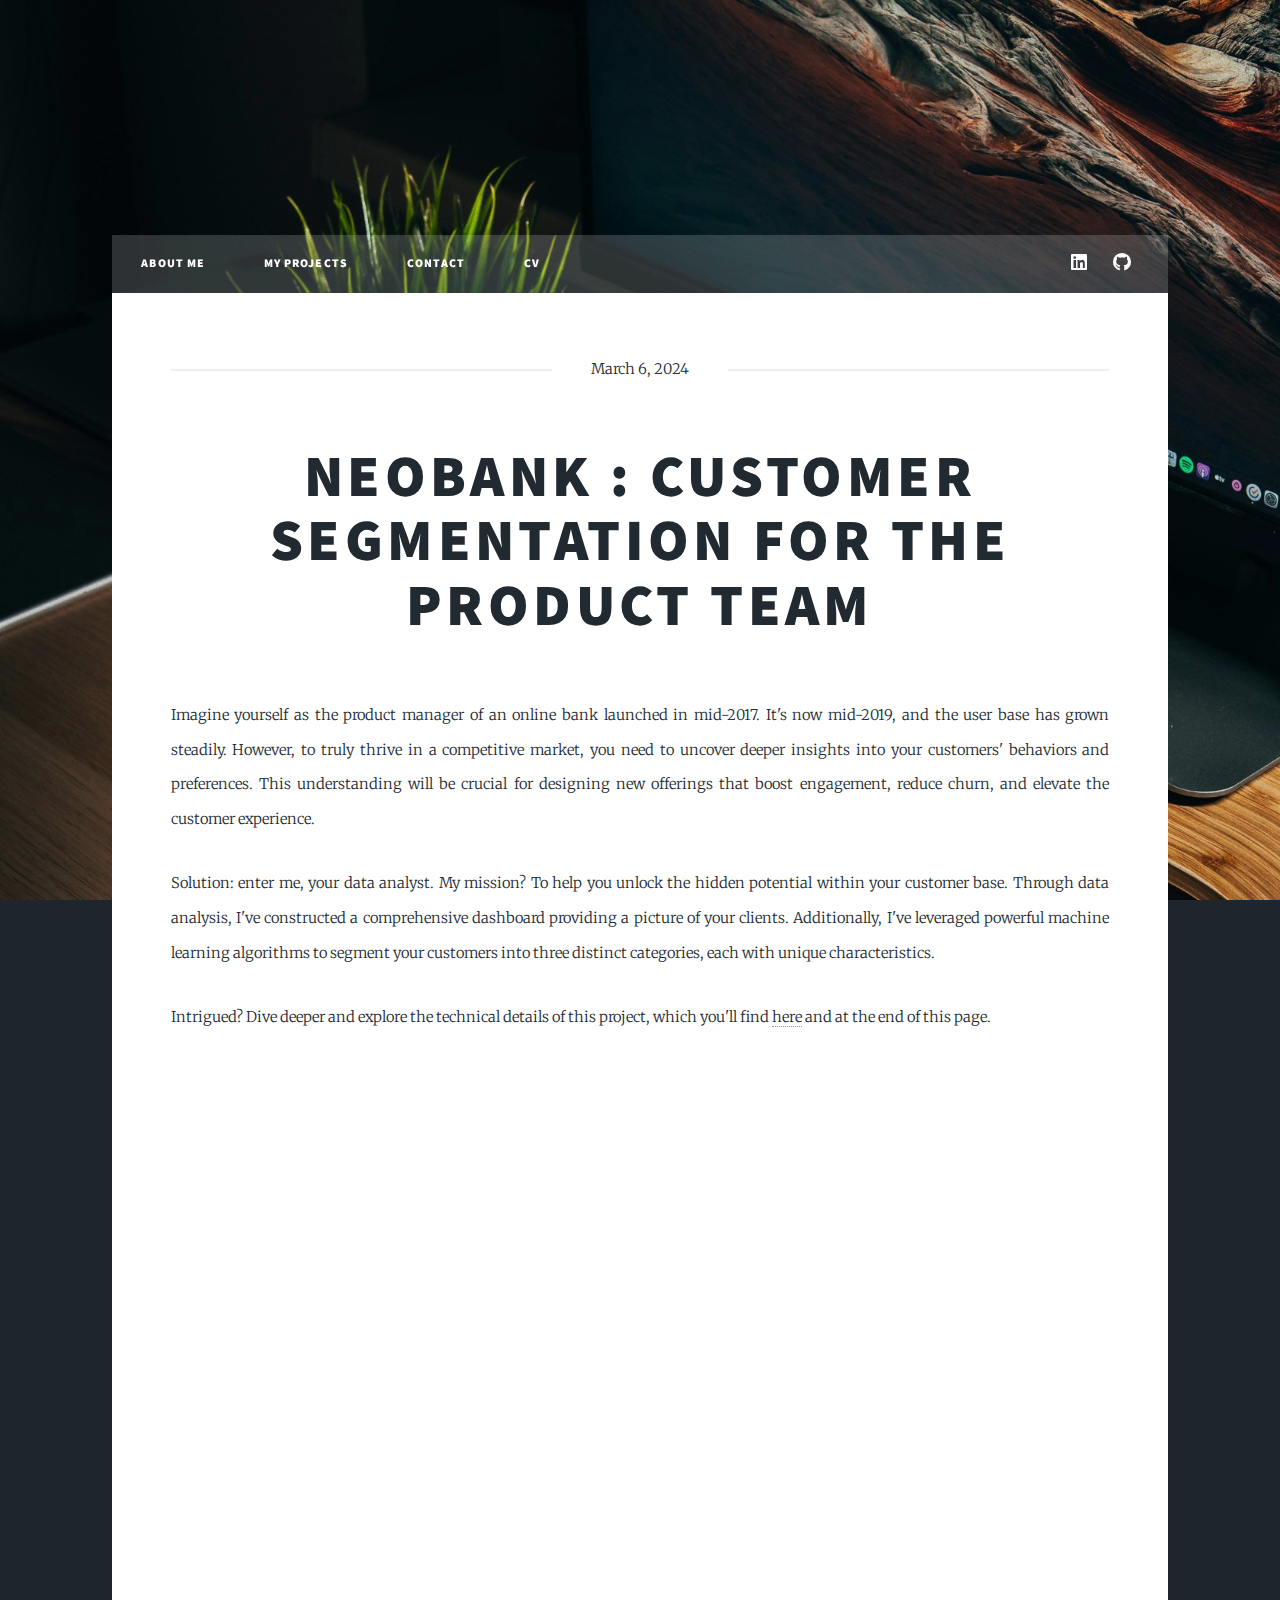
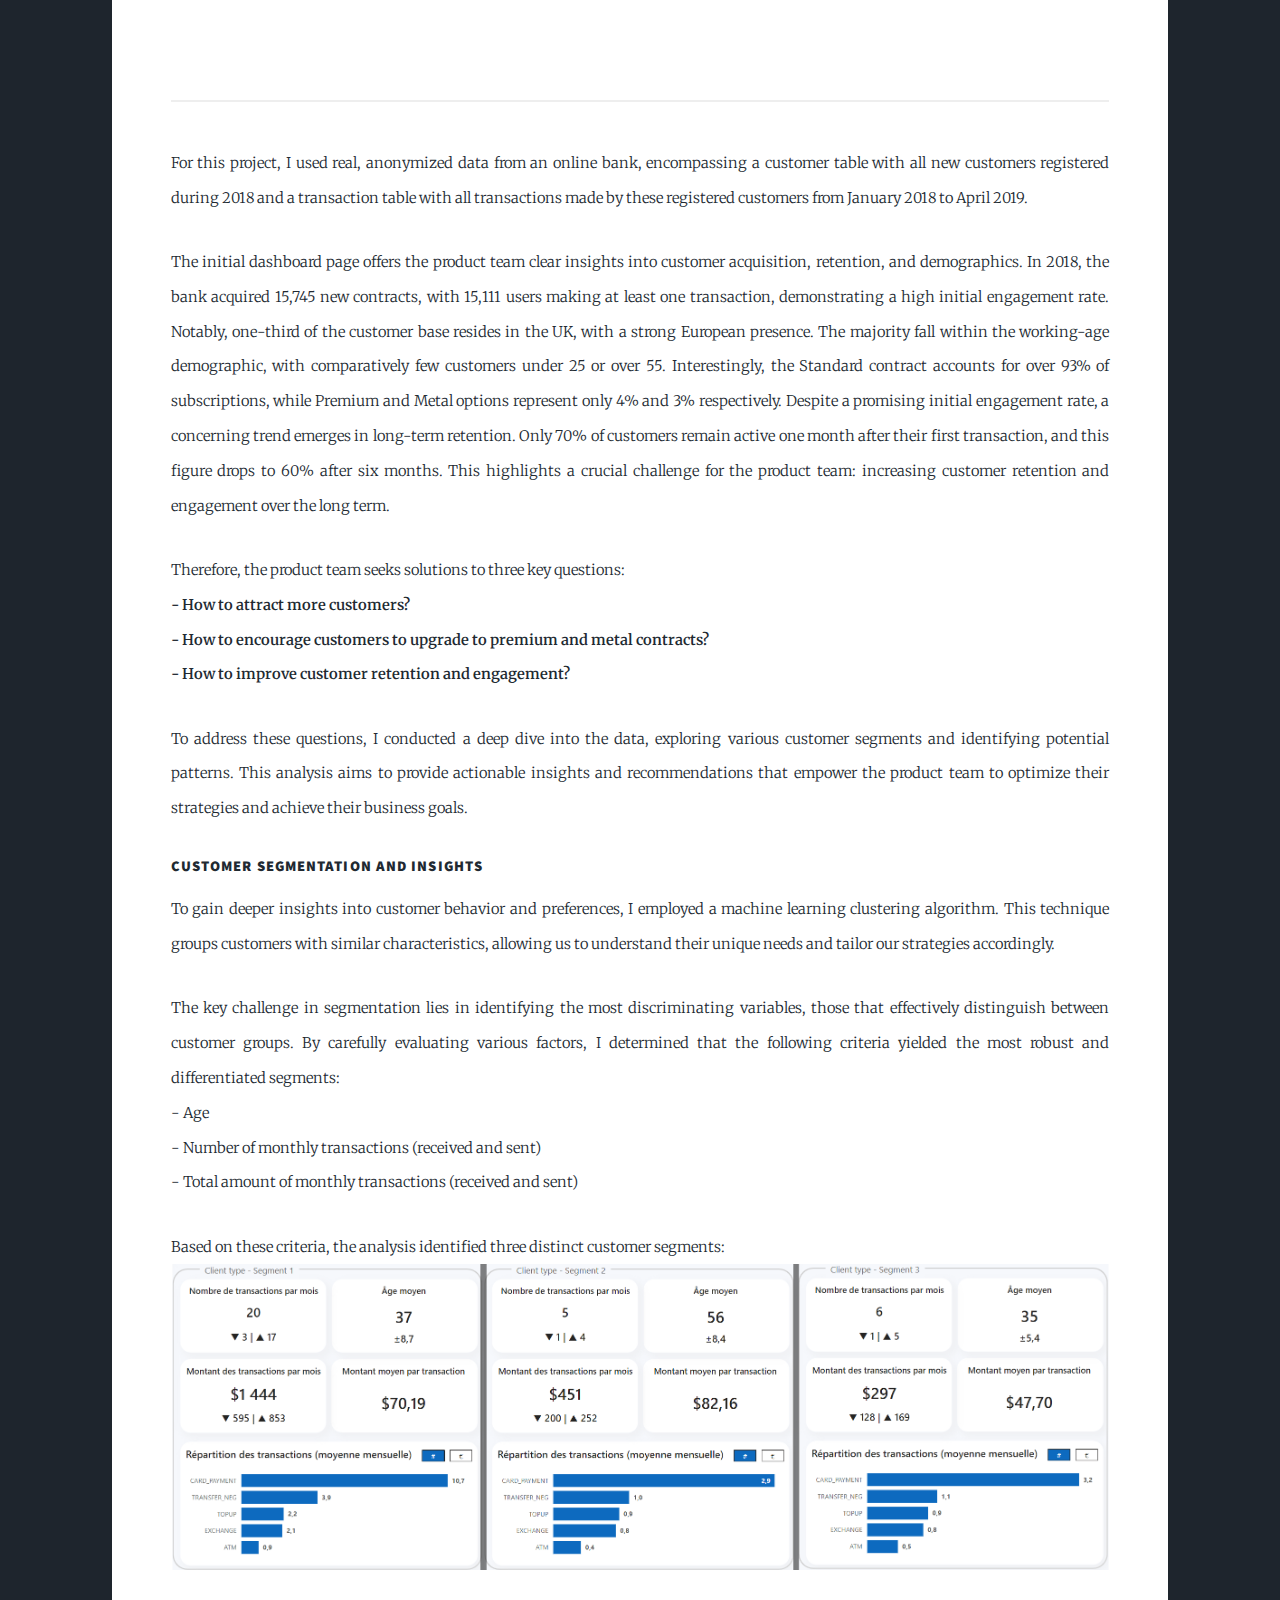
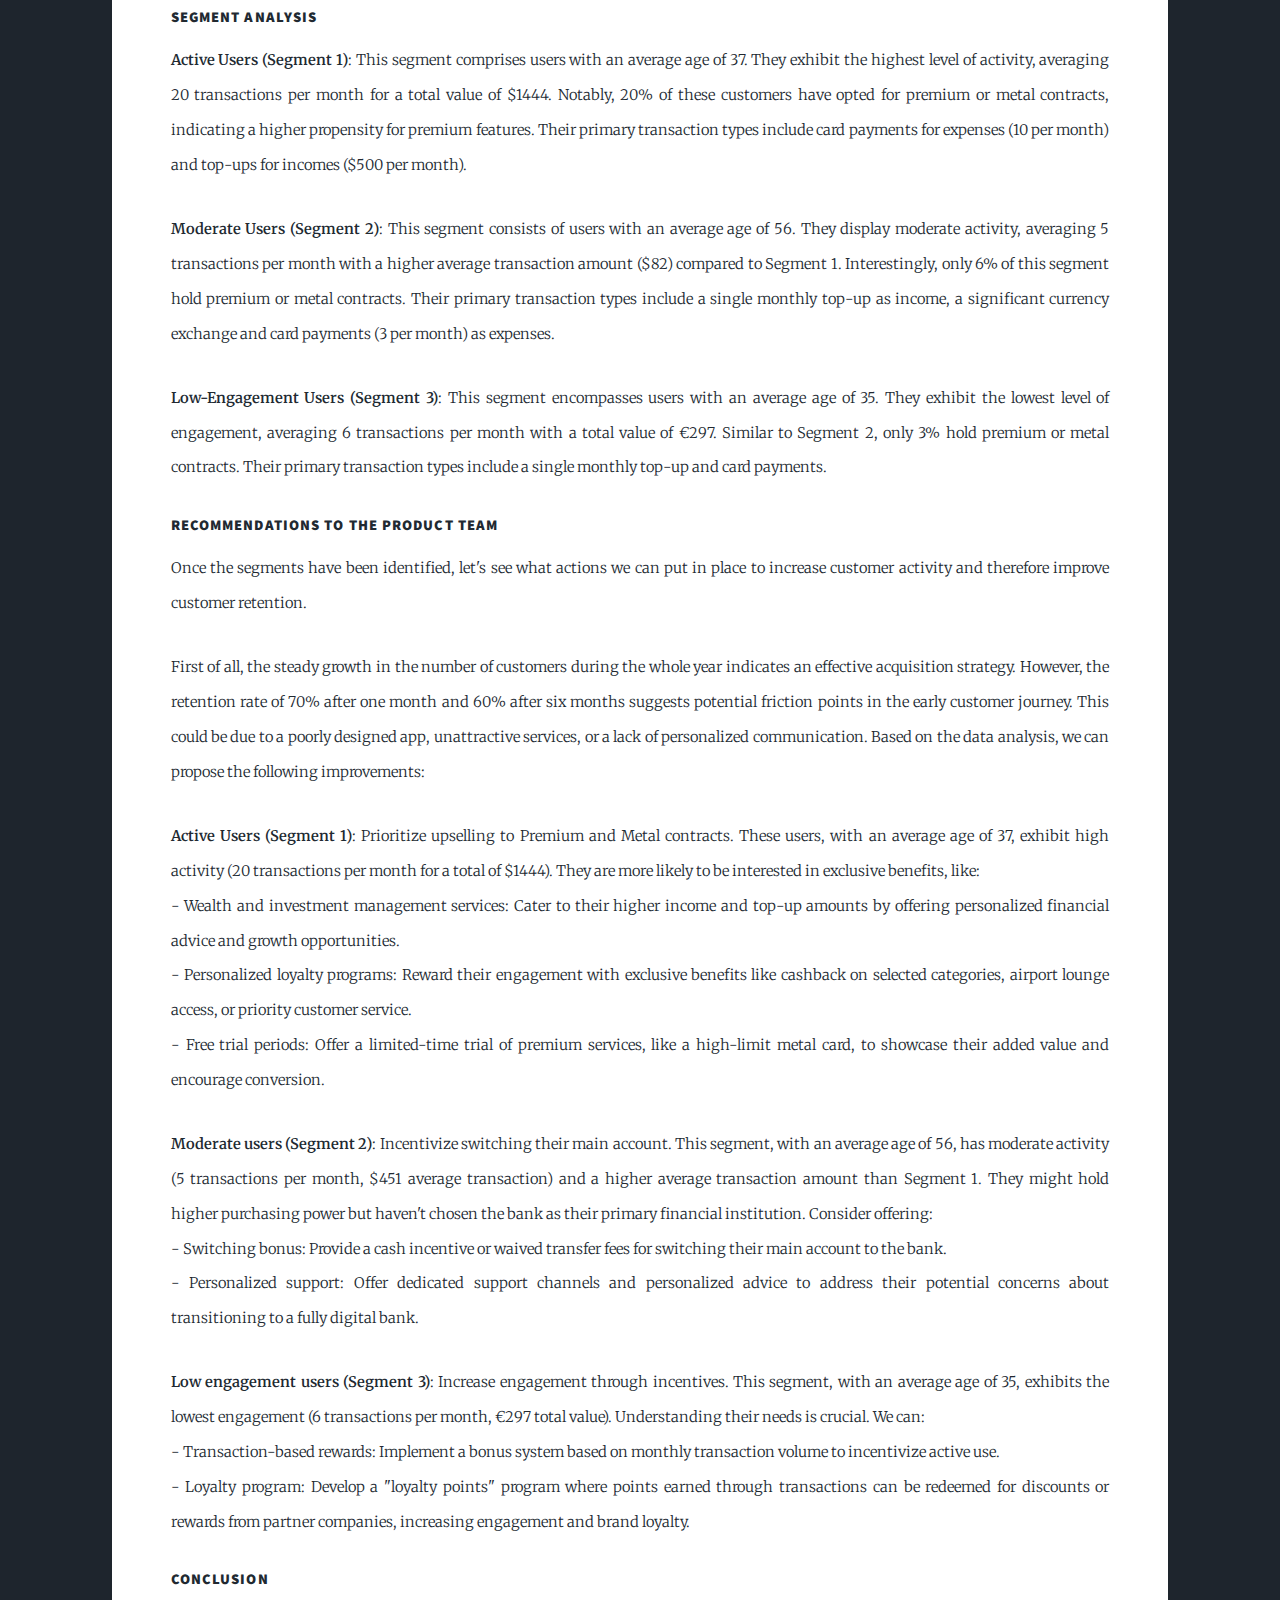
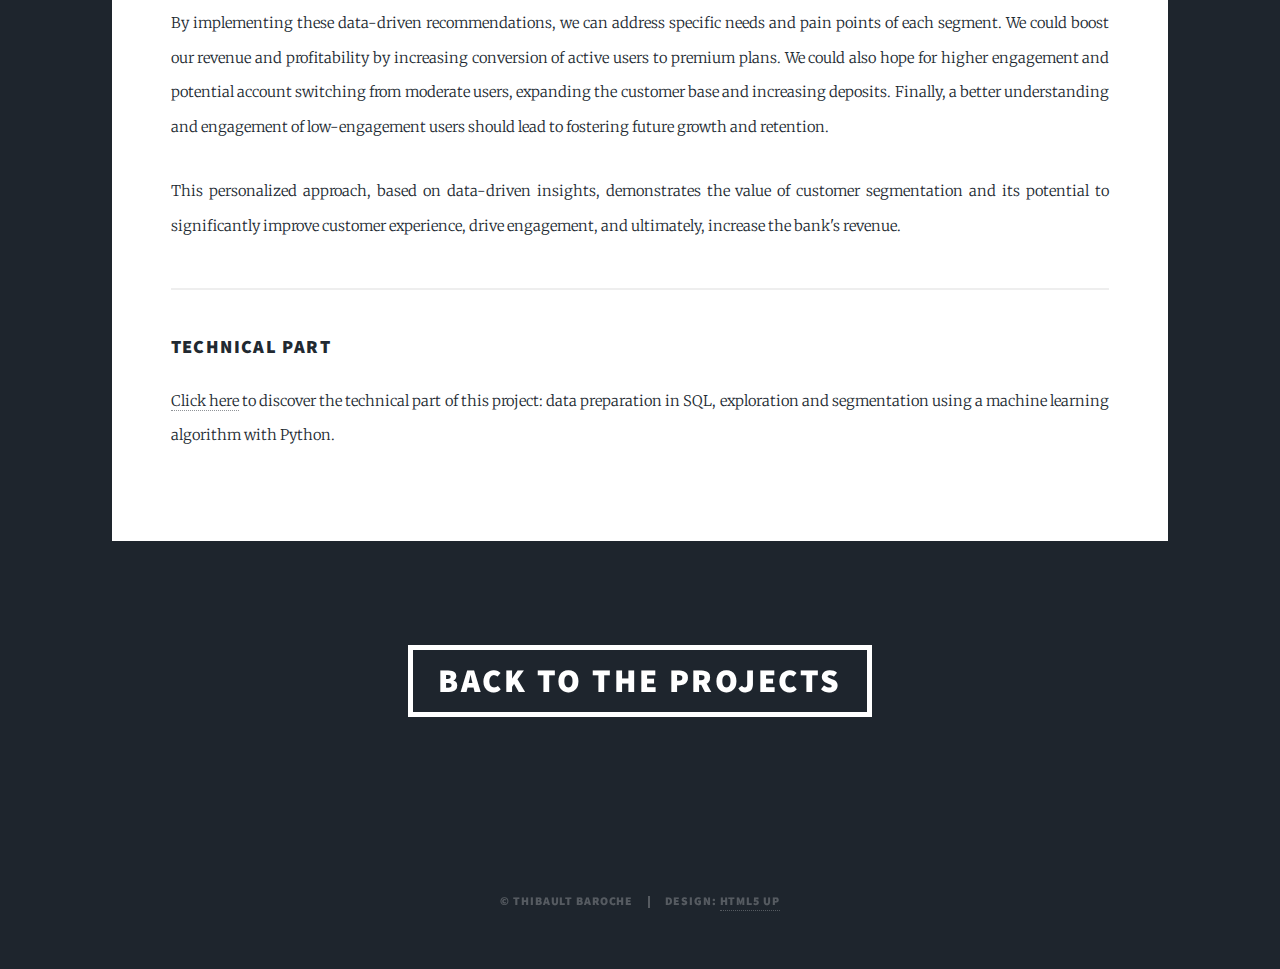
<file: Projet_neobank.html>
<!DOCTYPE HTML>
<!--
	Massively by HTML5 UP
	html5up.net | @ajlkn
	Free for personal and commercial use under the CCA 3.0 license (html5up.net/license)
-->
<html>
	<head>

		<!-- Google tag (gtag.js) -->
		<script async src="https://www.googletagmanager.com/gtag/js?id=G-M4ELZP38HE"></script>
		<script>
  			window.dataLayer = window.dataLayer || [];
  			function gtag(){dataLayer.push(arguments);}
  			gtag('js', new Date());
  			gtag('config', 'G-M4ELZP38HE');
		</script>


		<title>Neobank customer segmentation</title>
		<meta charset="utf-8" />
		<meta name="viewport" content="width=device-width, initial-scale=1, user-scalable=no" />
		<link rel="stylesheet" href="assets/css/main.css" />
		<noscript><link rel="stylesheet" href="assets/css/noscript.css" /></noscript>
	</head>
	<body class="is-preload">

		<!-- Wrapper -->
		<div id="wrapper" class="fade-in">

				<!-- Header -->
				<header id="header">
				</header>

				<!-- Nav -->
					<nav id="nav">
						<ul class="links">
							<li><a href="index.html">About Me</a></li>
							<li><a href="projects.html">My Projects</a></li>
							<li><a href="contact.html">Contact</a></li>
							<li><a href="CV_Thibault_BAROCHE.pdf" target="_blank">CV</a></li>
						</ul>
						<ul class="icons">
							<li><a href="https://www.linkedin.com/in/thibault-baroche/" class="icon brands fa-linkedin" target="_blank"><span class="label">LinkedIn</span></a></li>
							<li><a href="https://github.com/Thibault-Baroche" class="icon brands fa-github" target="_blank"><span class="label">GitHub</span></a></li>
						</ul>
					</nav>

				<!-- Main -->
					<div id="main">

						<!-- Post -->
							<section class="post">
								<header class="major">
									<span class="date">March 6, 2024</span>
									<h1>NEOBANK : CUSTOMER SEGMENTATION FOR THE PRODUCT TEAM</h1>
								</header>
								
								<p>Imagine yourself as the product manager of an online bank launched in mid-2017. It's now mid-2019, and the user base has grown steadily. However, to truly thrive in a competitive market, you need to uncover deeper insights into your customers' behaviors and preferences. This understanding will be crucial for designing new offerings that boost engagement, reduce churn, and elevate the customer experience.</p>
								<p>Solution: enter me, your data analyst. My mission? To help you unlock the hidden potential within your customer base. Through data analysis, I've constructed a comprehensive dashboard providing a picture of your clients. Additionally, I've leveraged powerful machine learning algorithms to segment your customers into three distinct categories, each with unique characteristics.</p>
								<p>Intrigued? Dive deeper and explore the technical details of this project, which you'll find <a href="Projet_neobank_technique.html">here</a> and at the end of this page.</p>

								<div class="responsive-iframe-container-paysage">
									<iframe title="Neobank - v2" src="https://app.powerbi.com/view?r=eyJrIjoiMjk5N2E4MDYtMDk2Yy00ZThlLWJlN2QtZWJlZWQzZmQyMGRiIiwidCI6IjZmMzRkNDRlLWEyODEtNDIzMC04MDJhLWEzNzBkMWM5ZjQyYyJ9&pageName=ReportSection" frameborder="0" allowFullScreen="true"></iframe>
								</div>
								<hr />

								<p>For this project, I used real, anonymized data from an online bank, encompassing a customer table with all new customers registered during 2018 and a transaction table with all transactions made by these registered customers from January 2018 to April 2019.</p>
								
								<p>The initial dashboard page offers the product team clear insights into customer acquisition, retention, and demographics. In 2018, the bank acquired 15,745 new contracts, with 15,111 users making at least one transaction, demonstrating a high initial engagement rate. Notably, one-third of the customer base resides in the UK, with a strong European presence. The majority fall within the working-age demographic, with comparatively few customers under 25 or over 55. Interestingly, the Standard contract accounts for over 93% of subscriptions, while Premium and Metal options represent only 4% and 3% respectively. Despite a promising initial engagement rate, a concerning trend emerges in long-term retention. Only 70% of customers remain active one month after their first transaction, and this figure drops to 60% after six months. This highlights a crucial challenge for the product team: increasing customer retention and engagement over the long term.</p>

								<p>Therefore, the product team seeks solutions to three key questions:</br>
								<b>- How to attract more customers?</br>
								- How to encourage customers to upgrade to premium and metal contracts?</br>
								- How to improve customer retention and engagement?</b></p>

								<p>To address these questions, I conducted a deep dive into the data, exploring various customer segments and identifying potential patterns. This analysis aims to provide actionable insights and recommendations that empower the product team to optimize their strategies and achieve their business goals.</p>

								<h4>Customer Segmentation and Insights</h4>

								<p>To gain deeper insights into customer behavior and preferences, I employed a machine learning clustering algorithm. This technique groups customers with similar characteristics, allowing us to understand their unique needs and tailor our strategies accordingly.</p>
								<p>The key challenge in segmentation lies in identifying the most discriminating variables, those that effectively distinguish between customer groups. By carefully evaluating various factors, I determined that the following criteria yielded the most robust and differentiated segments:</br>
								- Age</br>
								- Number of monthly transactions (received and sent)</br>
								- Total amount of monthly transactions (received and sent)</p>

								<p>Based on these criteria, the analysis identified three distinct customer segments:
								<span class="image fit"><img src="images\Neobank - Segmentation.png" alt="" /></span></p>

								<h4>Segment Analysis</h4>

								<p><b>Active Users (Segment 1)</b>: This segment comprises users with an average age of 37. They exhibit the highest level of activity, averaging 20 transactions per month for a total value of $1444. Notably, 20% of these customers have opted for premium or metal contracts, indicating a higher propensity for premium features. Their primary transaction types include card payments for expenses (10 per month) and top-ups for incomes ($500 per month).</p>
								<p><b>Moderate Users (Segment 2)</b>: This segment consists of users with an average age of 56. They display moderate activity, averaging 5 transactions per month with a higher average transaction amount ($82) compared to Segment 1. Interestingly, only 6% of this segment hold premium or metal contracts. Their primary transaction types include a single monthly top-up as income, a significant currency exchange and card payments (3 per month) as expenses.</p>
								<p><b>Low-Engagement Users (Segment 3)</b>: This segment encompasses users with an average age of 35. They exhibit the lowest level of engagement, averaging 6 transactions per month with a total value of €297. Similar to Segment 2, only 3% hold premium or metal contracts. Their primary transaction types include a single monthly top-up and card payments.</p>

								<h4>Recommendations to the product team</h4>

								<p>Once the segments have been identified, let's see what actions we can put in place to increase customer activity and therefore improve customer retention.</p>
								<p>First of all, the steady growth in the number of customers during the whole year indicates an effective acquisition strategy. However, the retention rate of 70% after one month and 60% after six months suggests potential friction points in the early customer journey. This could be due to a poorly designed app, unattractive services, or a lack of personalized communication. Based on the data analysis, we can propose the following improvements:</p>
								<p><b>Active Users (Segment 1)</b>: Prioritize upselling to Premium and Metal contracts. These users, with an average age of 37, exhibit high activity (20 transactions per month for a total of $1444). They are more likely to be interested in exclusive benefits, like:</br>
								- Wealth and investment management services: Cater to their higher income and top-up amounts by offering personalized financial advice and growth opportunities.</br>
								- Personalized loyalty programs: Reward their engagement with exclusive benefits like cashback on selected categories, airport lounge access, or priority customer service.</br>
								- Free trial periods: Offer a limited-time trial of premium services, like a high-limit metal card, to showcase their added value and encourage conversion.</p>

								<p><b>Moderate users (Segment 2)</b>: Incentivize switching their main account. This segment, with an average age of 56, has moderate activity (5 transactions per month, $451 average transaction) and a higher average transaction amount than Segment 1. They might hold higher purchasing power but haven't chosen the bank as their primary financial institution. Consider offering:</br>
								- Switching bonus: Provide a cash incentive or waived transfer fees for switching their main account to the bank.</br>
								- Personalized support: Offer dedicated support channels and personalized advice to address their potential concerns about transitioning to a fully digital bank.</p>

								<p><b>Low engagement users (Segment 3)</b>: Increase engagement through incentives. This segment, with an average age of 35, exhibits the lowest engagement (6 transactions per month, €297 total value). Understanding their needs is crucial. We can:</br>
								- Transaction-based rewards: Implement a bonus system based on monthly transaction volume to incentivize active use.</br>
								- Loyalty program: Develop a "loyalty points" program where points earned through transactions can be redeemed for discounts or rewards from partner companies, increasing engagement and brand loyalty.</p>

								<h4>Conclusion</h4>
								<p>By implementing these data-driven recommendations, we can address specific needs and pain points of each segment. We could boost our revenue and profitability by increasing conversion of active users to premium plans. We could also hope for higher engagement and potential account switching from moderate users, expanding the customer base and increasing deposits. Finally, a better understanding and engagement of low-engagement users should lead to fostering future growth and retention.</p>
								<p>This personalized approach, based on data-driven insights, demonstrates the value of customer segmentation and its potential to significantly improve customer experience, drive engagement, and ultimately, increase the bank's revenue.</p>

								<hr />

								<h3>Technical part</h3>
								<p><a href="Projet_neobank_technique.html">Click here</a> to discover the technical part of this project: data preparation in SQL, exploration and segmentation using a machine learning algorithm with Python.

								</p>

							</section>
					</div>

					<header id="header">
						<a href="projects.html" class="logo">Back to the projects</a>
					</header>

				<!-- Copyright -->
					<div id="copyright">
						<ul><li>&copy; Thibault Baroche</li><li>Design: <a href="https://html5up.net">HTML5 UP</a></li></ul>
					</div>

			</div>

		<!-- Scripts -->
			<script src="assets/js/jquery.min.js"></script>
			<script src="assets/js/jquery.scrollex.min.js"></script>
			<script src="assets/js/jquery.scrolly.min.js"></script>
			<script src="assets/js/browser.min.js"></script>
			<script src="assets/js/breakpoints.min.js"></script>
			<script src="assets/js/util.js"></script>
			<script src="assets/js/main.js"></script>

	</body>
</html>
</file>
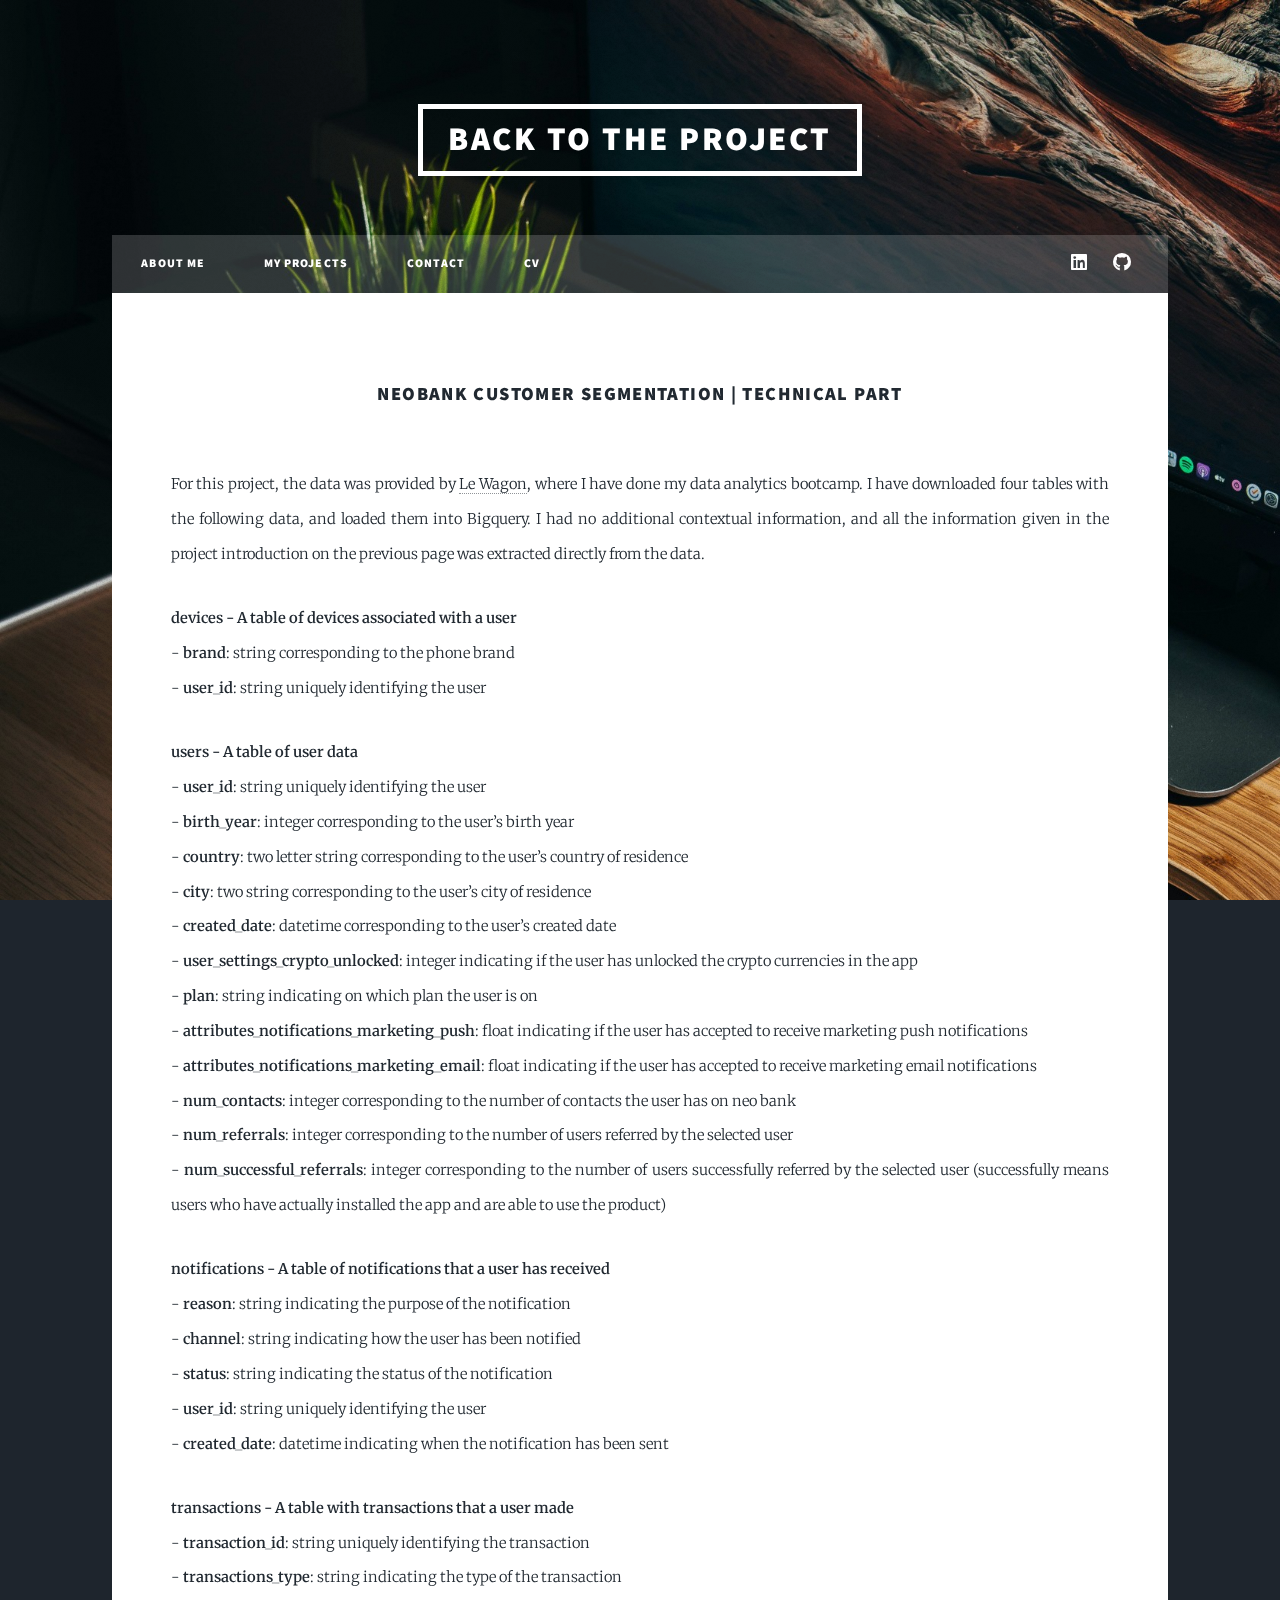
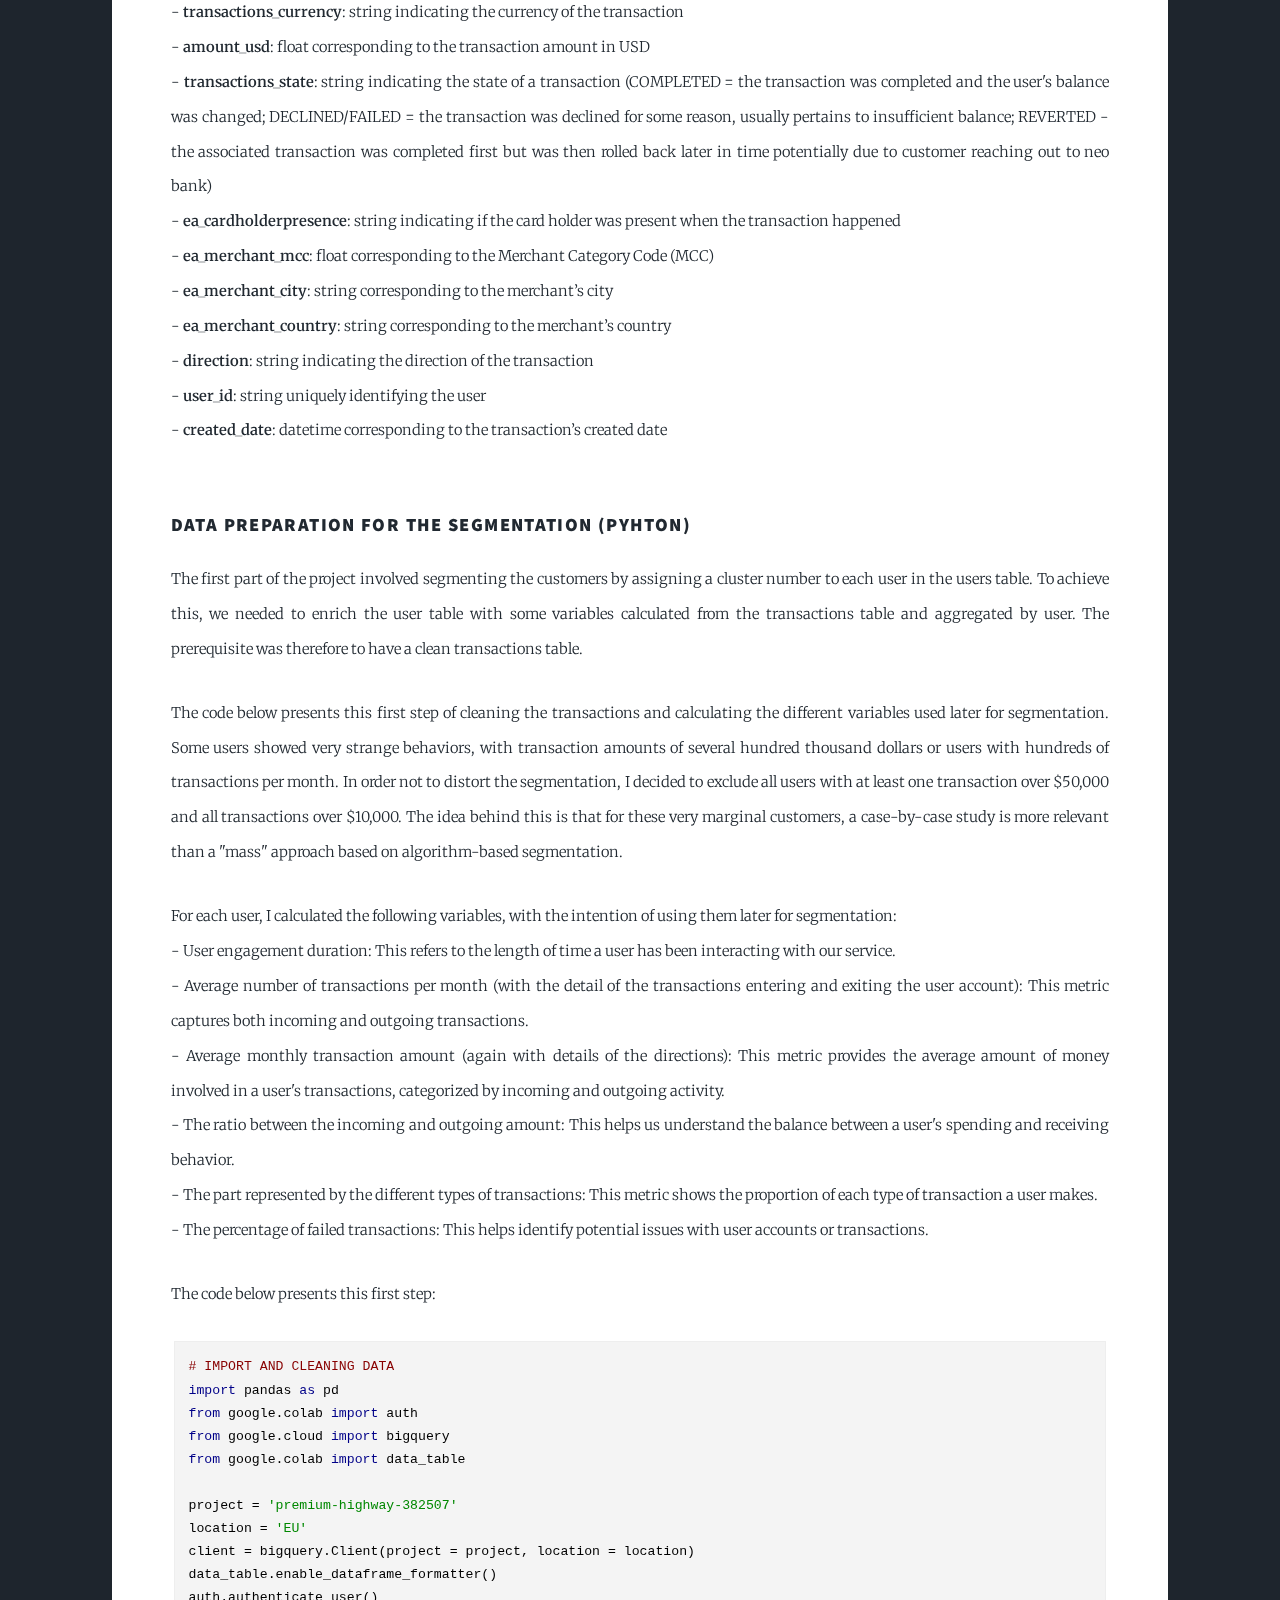
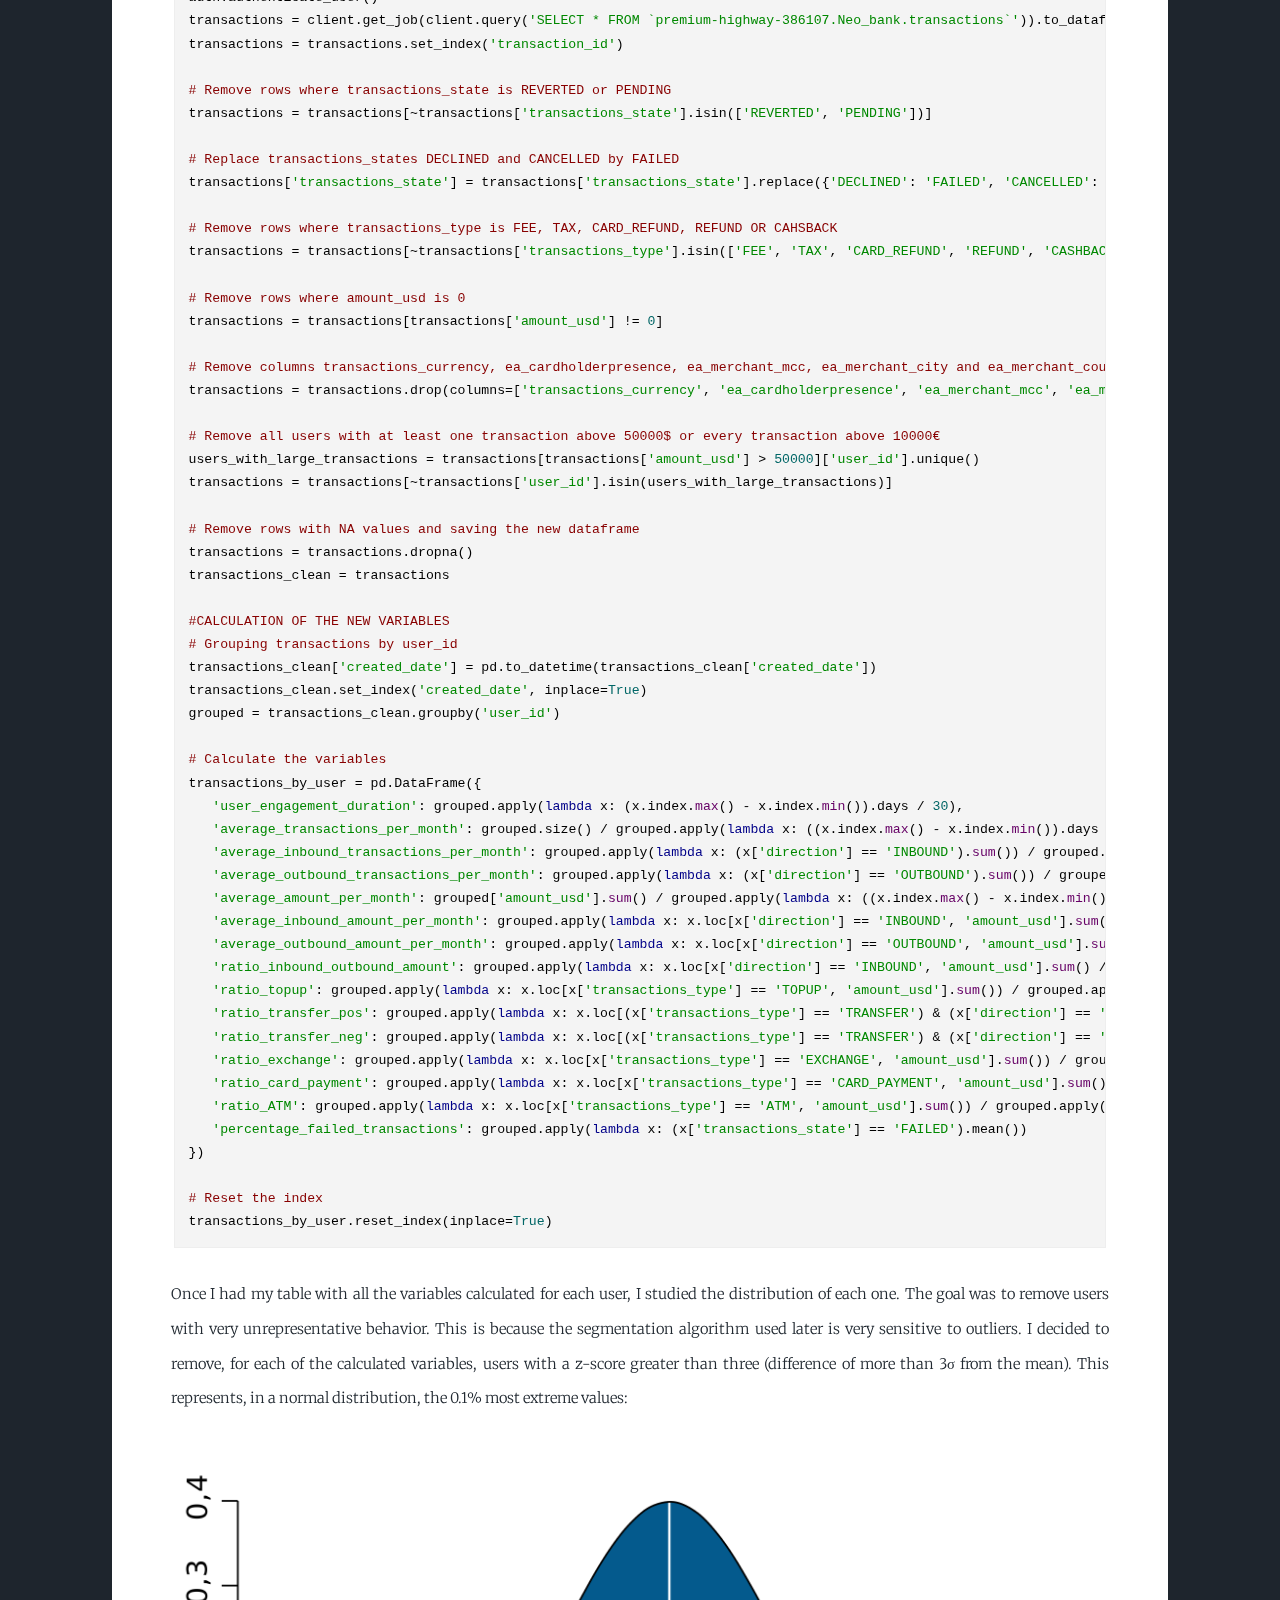
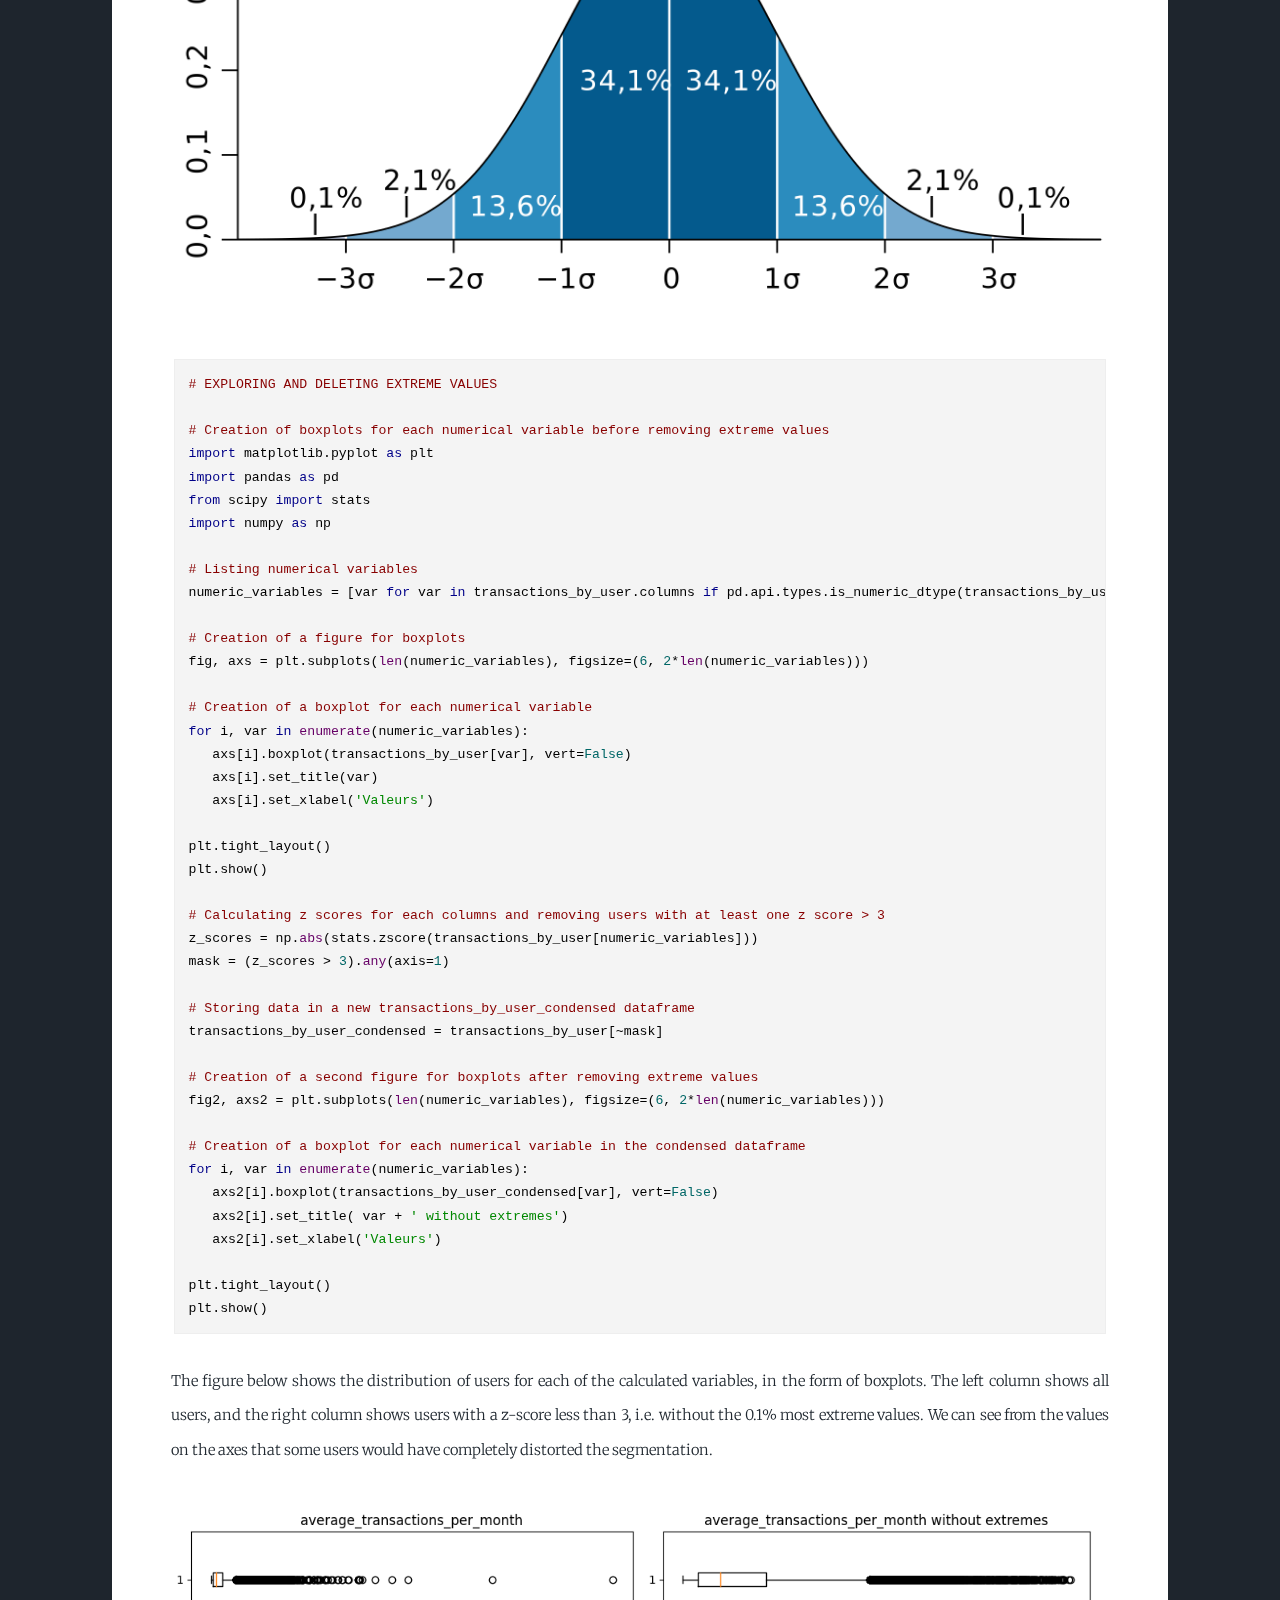
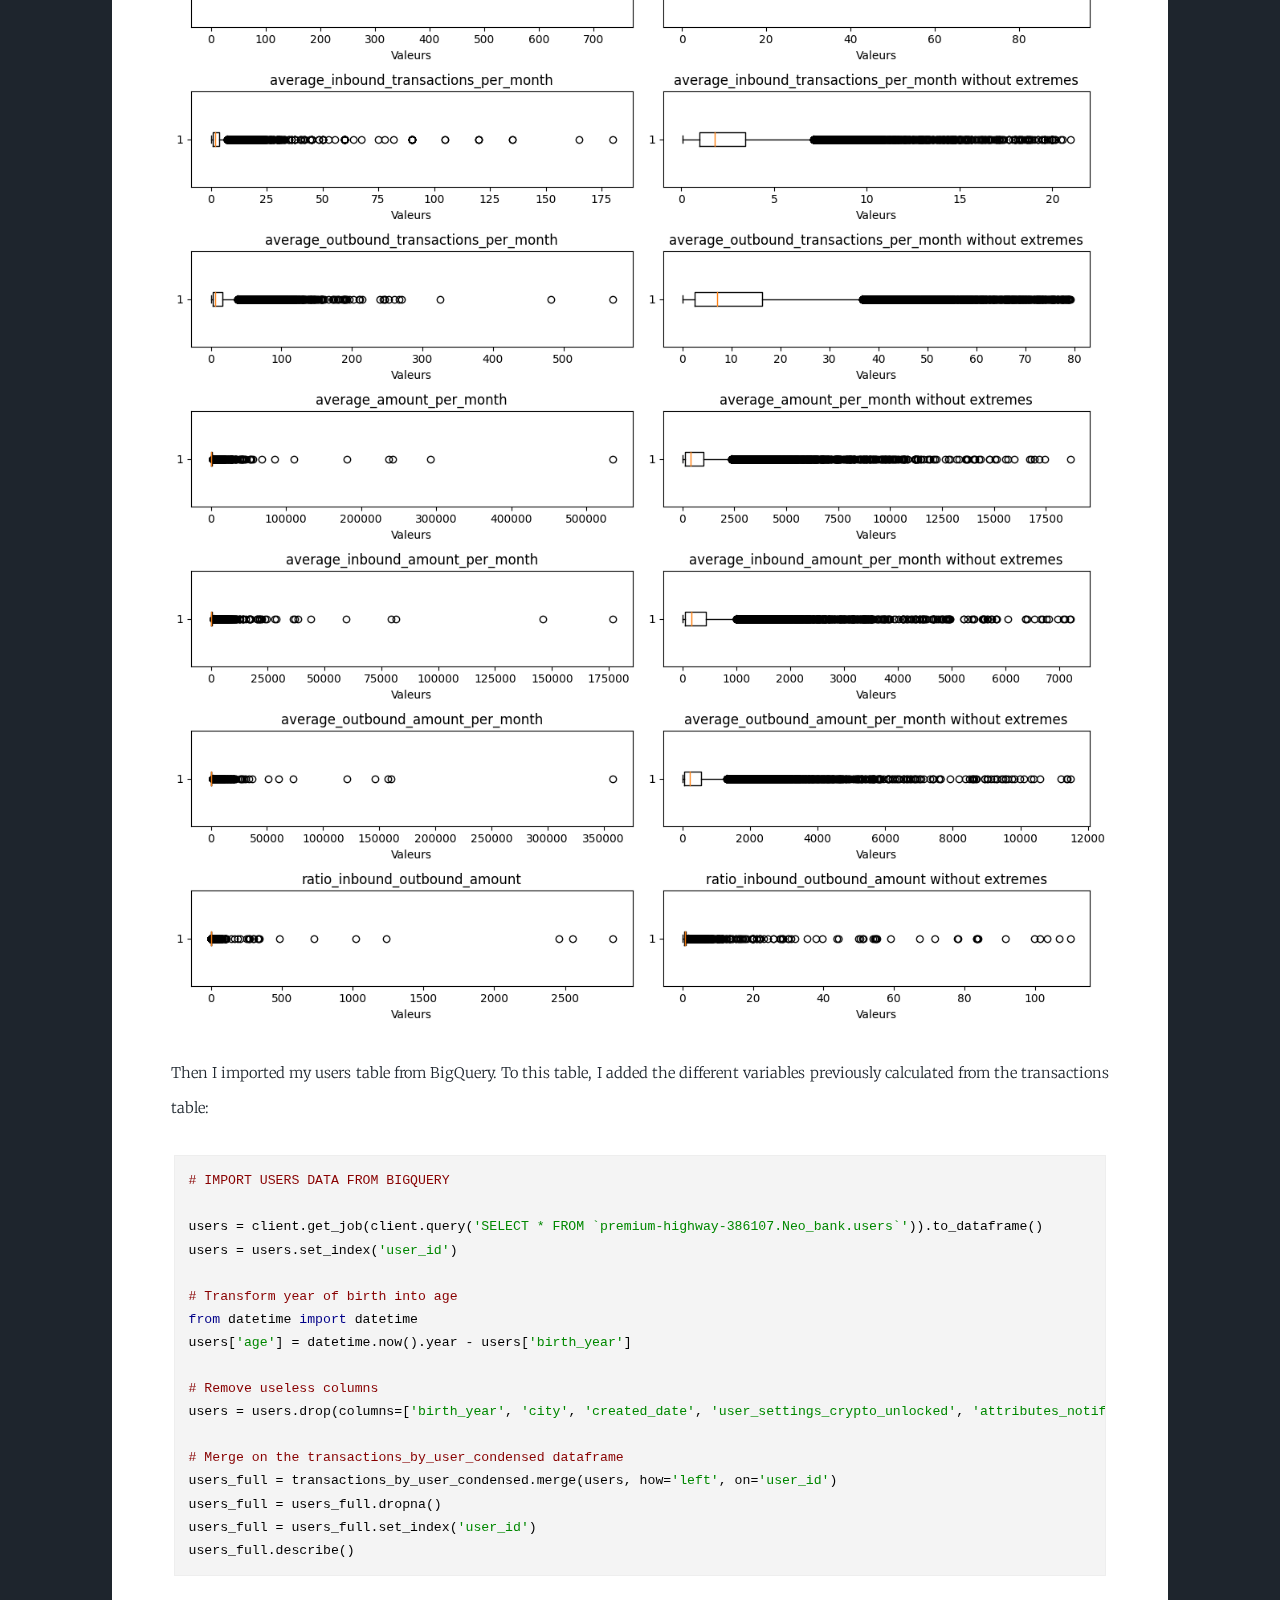
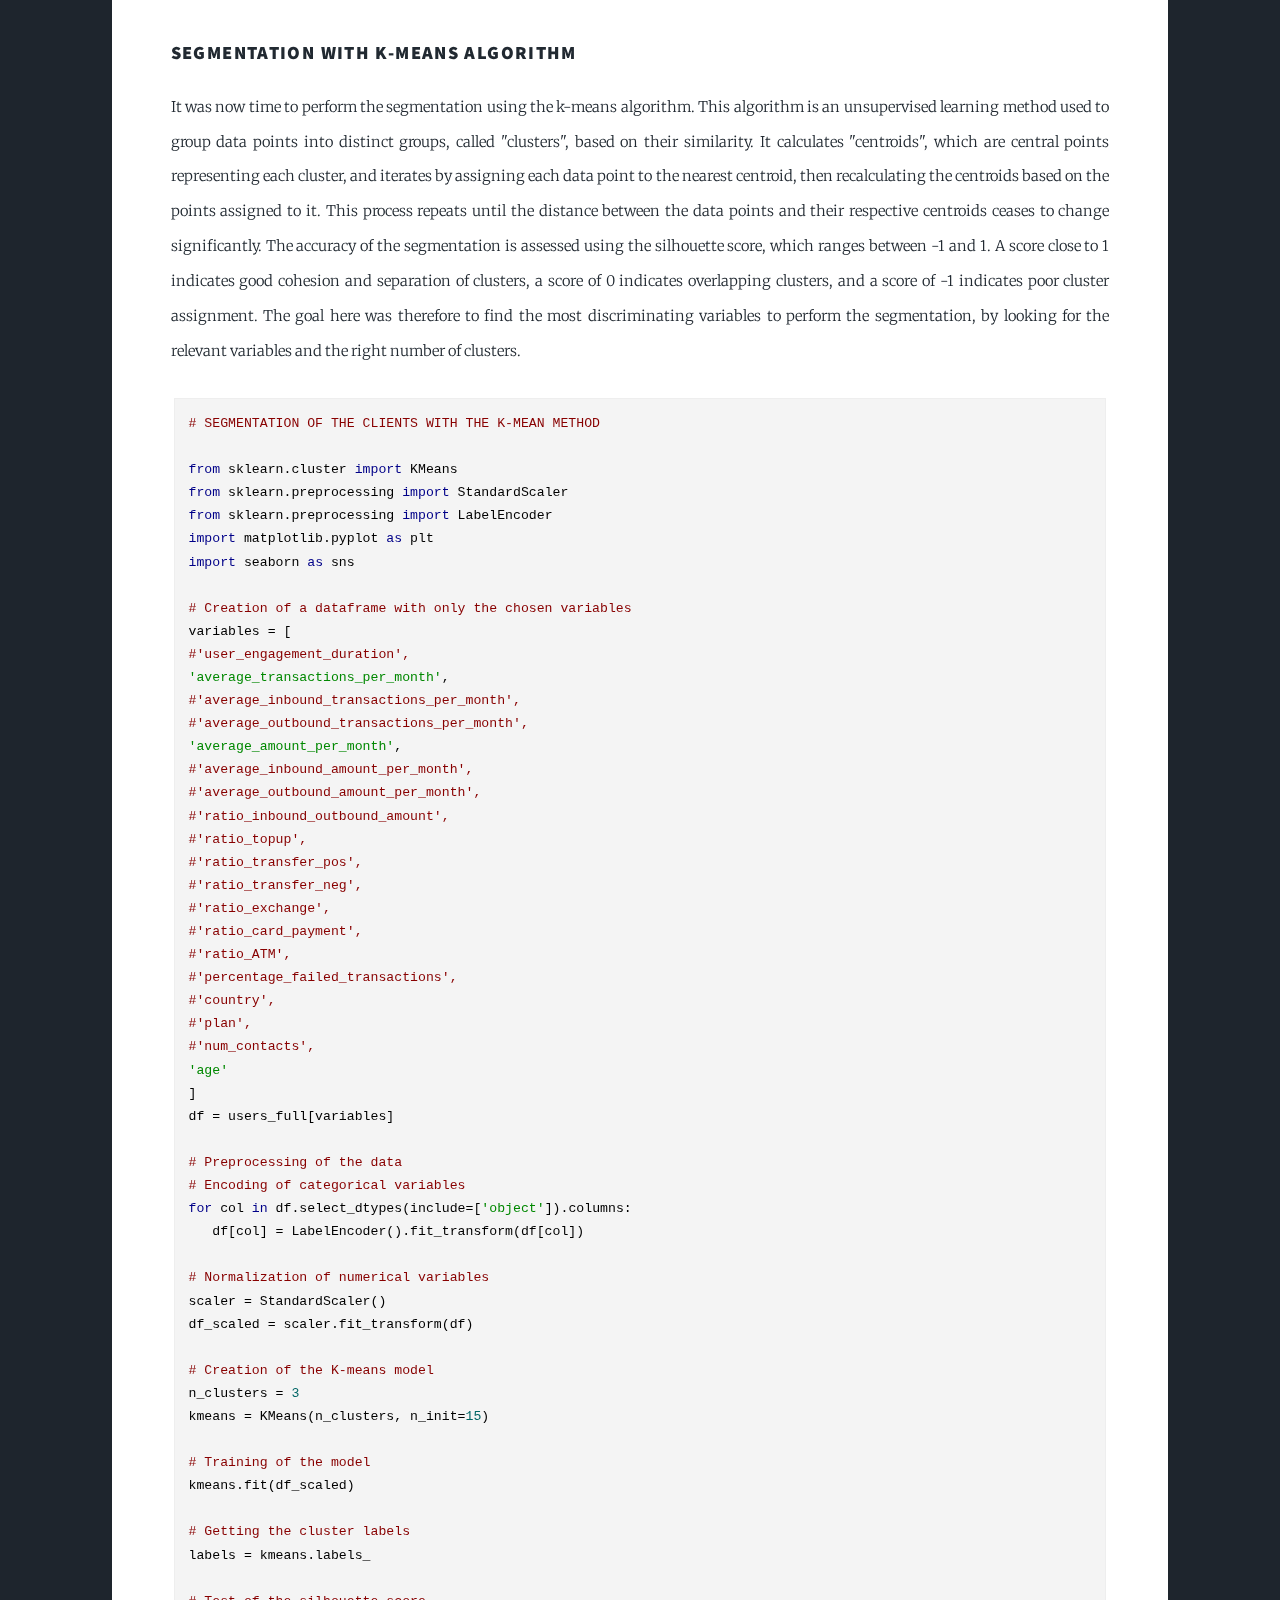
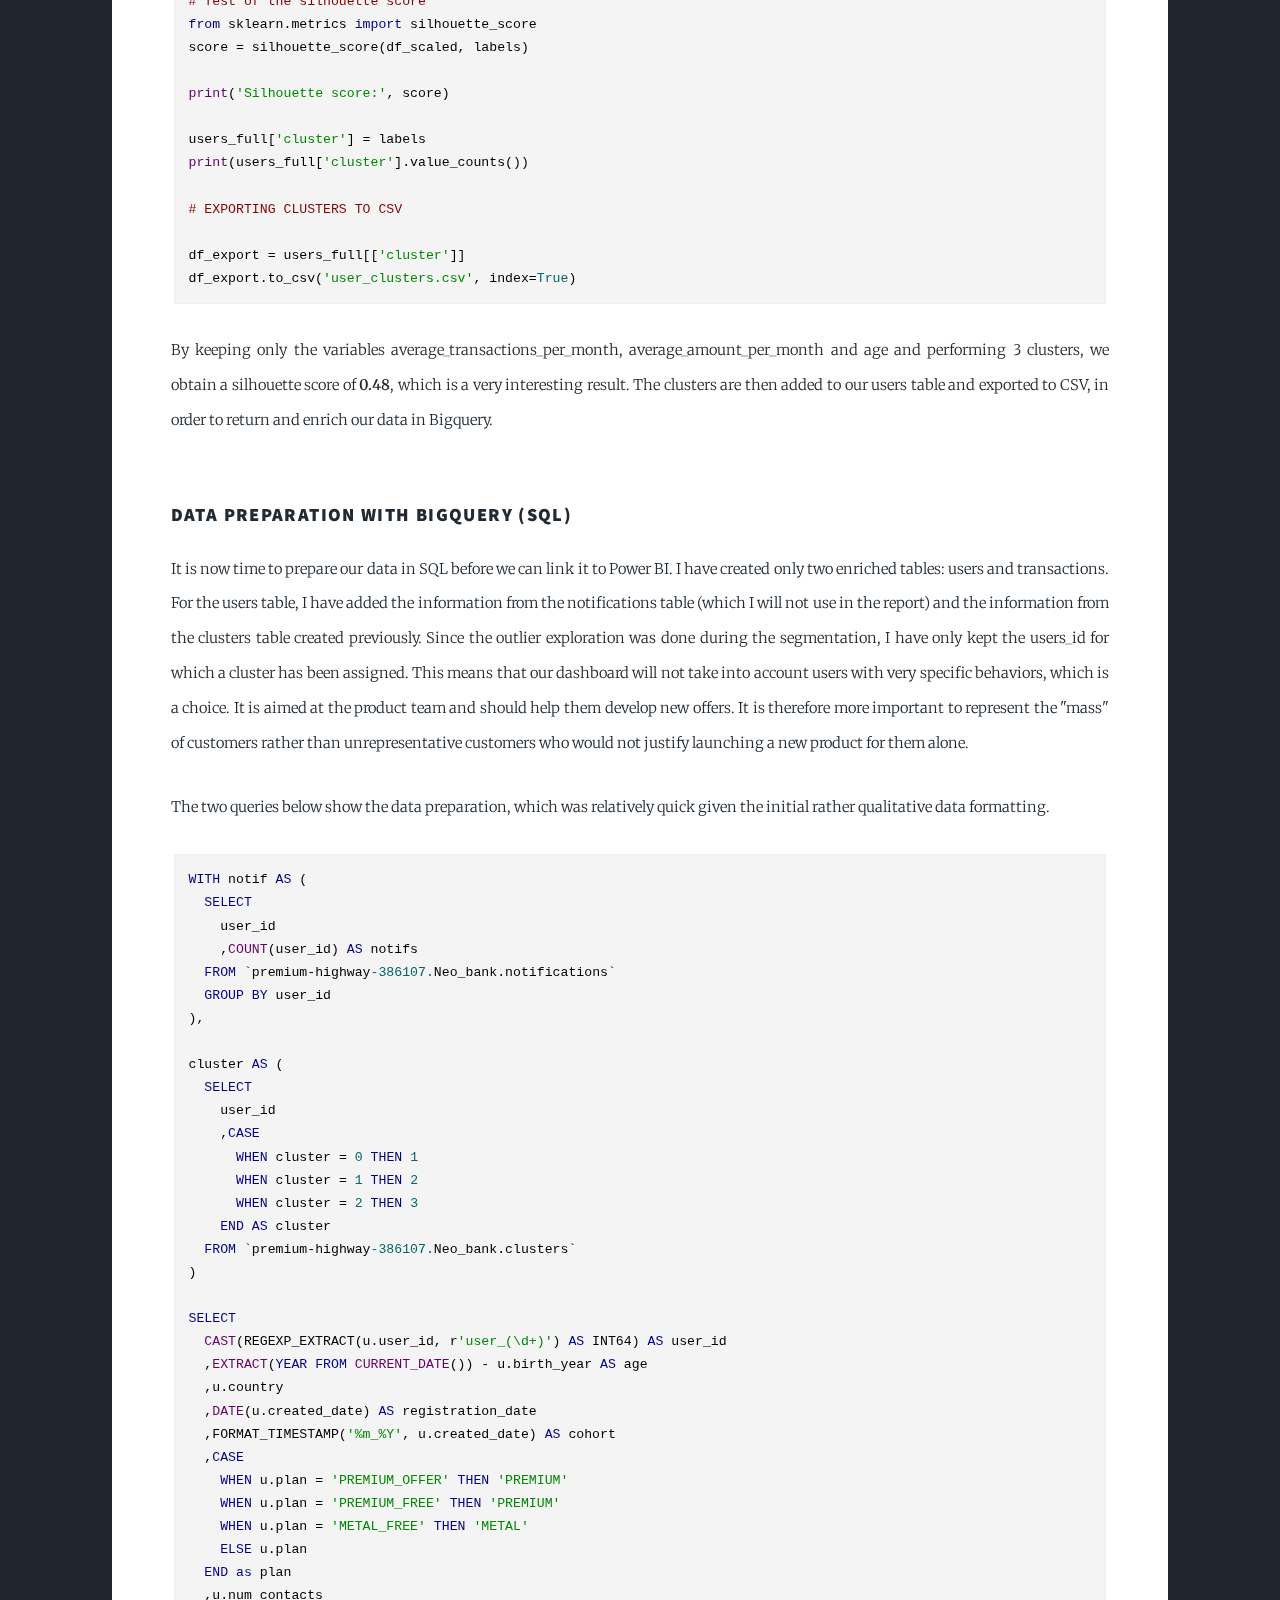
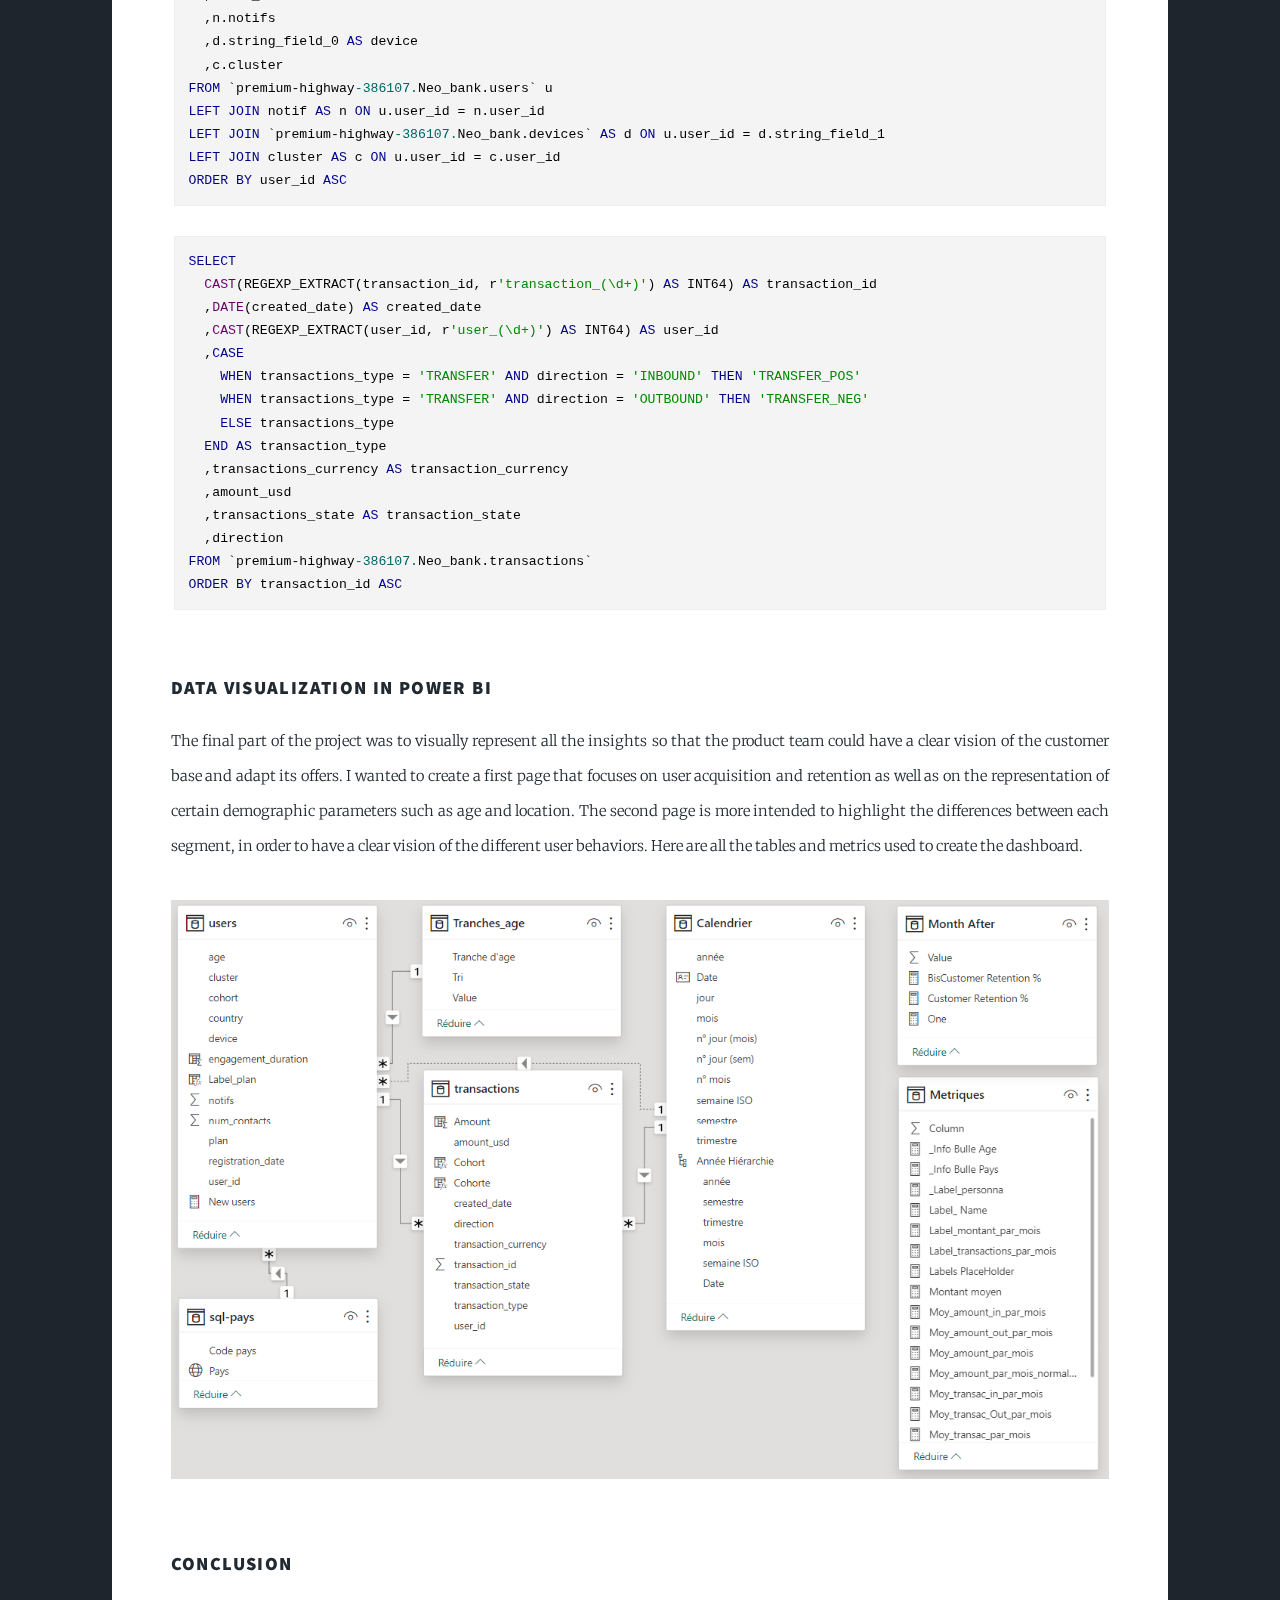
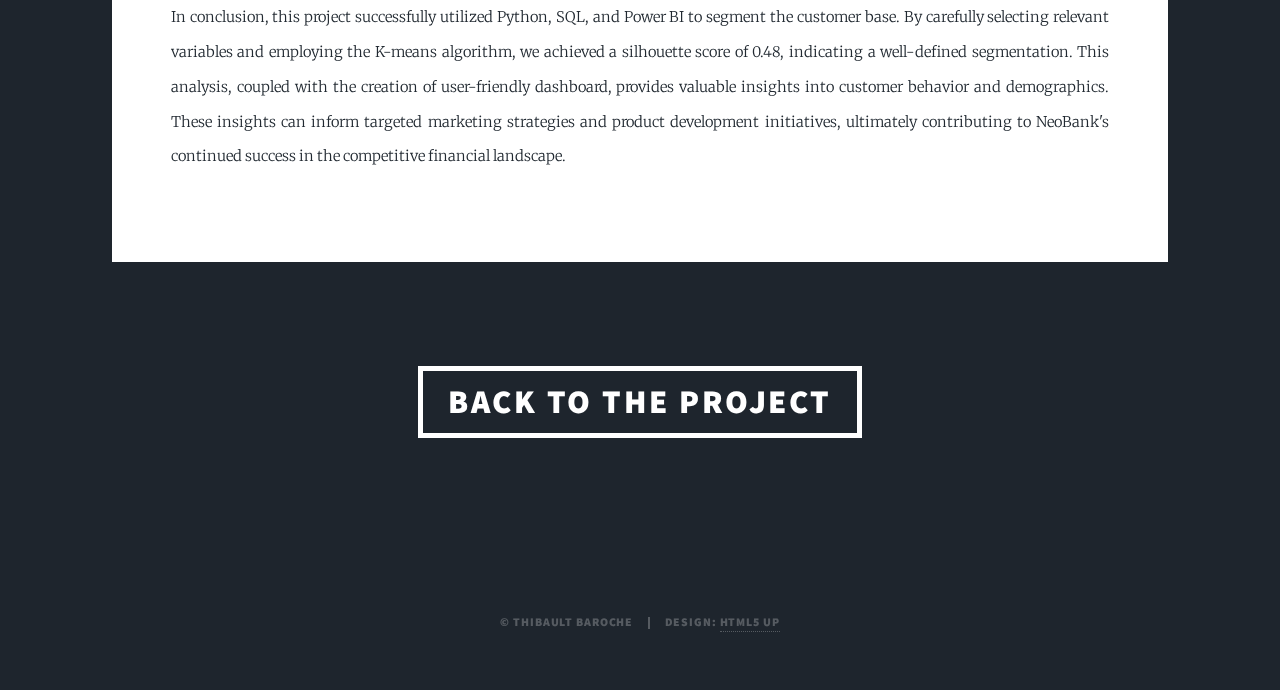
<file: Projet_neobank_technique.html>
<!DOCTYPE HTML>
<!--
	Massively by HTML5 UP
	html5up.net | @ajlkn
	Free for personal and commercial use under the CCA 3.0 license (html5up.net/license)
-->
<html>
	<head>

		<!-- Google tag (gtag.js) -->
		<script async src="https://www.googletagmanager.com/gtag/js?id=G-M4ELZP38HE"></script>
		<script>
  			window.dataLayer = window.dataLayer || [];
  			function gtag(){dataLayer.push(arguments);}
  			gtag('js', new Date());
  			gtag('config', 'G-M4ELZP38HE');
		</script>

		<title>Neobank Project - Technical part</title>
		<meta charset="utf-8" />
		<meta name="viewport" content="width=device-width, initial-scale=1, user-scalable=no" />
		<link rel="stylesheet" href="assets/css/main.css" />
		<link rel="stylesheet" href="assets/css/googlecode.min.css" />
		<noscript><link rel="stylesheet" href="assets/css/noscript.css" /></noscript>
	</head>
	<body class="is-preload">

		<!-- Wrapper -->
			<div id="wrapper" class="fade-in">

				<!-- Header -->
					<header id="header">
						<a href="Projet_neobank.html" class="logo">Back to the project</a>
					</header>

				<!-- Nav -->
				<nav id="nav">
					<ul class="links">
						<li><a href="index.html">About Me</a></li>
						<li><a href="projects.html">My Projects</a></li>
						<li><a href="contact.html">Contact</a></li>
						<li><a href="CV_Thibault_BAROCHE.pdf" target="_blank">CV</a></li>
					</ul>
					<ul class="icons">
						<li><a href="https://www.linkedin.com/in/thibault-baroche/" class="icon brands fa-linkedin" target="_blank"><span class="label">LinkedIn</span></a></li>
						<li><a href="https://github.com/Thibault-Baroche" class="icon brands fa-github" target="_blank"><span class="label">GitHub</span></a></li>
					</ul>
				</nav>

				<!-- Main -->
					<div id="main">

						<!-- Post -->
						<section class="post">
							<header class="major">
								<h3>NEOBANK CUSTOMER SEGMENTATION | Technical part</h3>
							</header>			
	
							<p>For this project, the data was provided by <a href="https://www.lewagon.com/" target="_blank">Le Wagon</a>, where I have done my data analytics bootcamp. I have downloaded four tables with the following data, and loaded them into Bigquery. I had no additional contextual information, and all the information given in the project introduction on the previous page was extracted directly from the data.</p>
							
							<p><b>devices - A table of devices associated with a user</b></br>
								- <b>brand</b>: string corresponding to the phone brand</br>
								- <b>user_id</b>: string uniquely identifying the user</p>

							<p><b>users - A table of user data</b></br>
								- <b>user_id</b>: string uniquely identifying the user</br>
								- <b>birth_year</b>: integer corresponding to the user’s birth year</br>
								- <b>country</b>: two letter string corresponding to the user’s country of residence</br>
								- <b>city</b>: two string corresponding to the user’s city of residence</br>
								- <b>created_date</b>: datetime corresponding to the user’s created date</br>
								- <b>user_settings_crypto_unlocked</b>: integer indicating if the user has unlocked the crypto currencies in the app</br>
								- <b>plan</b>: string indicating on which plan the user is on</br>
								- <b>attributes_notifications_marketing_push</b>: float indicating if the user has accepted to receive marketing push notifications</br>								
								- <b>attributes_notifications_marketing_email</b>: float indicating if the user has accepted to receive marketing email notifications</br>	
								- <b>num_contacts</b>: integer corresponding to the number of contacts the user has on neo bank</br>
								- <b>num_referrals</b>: integer corresponding to the number of users referred by the selected user</br>
								- <b>num_successful_referrals</b>: integer corresponding to the number of users successfully referred by the selected user (successfully means users who have actually installed the app and are able to use the product)</br></p>

							<p><b>notifications - A table of notifications that a user has received</b></br>
								- <b>reason</b>: string indicating the purpose of the notification</br>
								- <b>channel</b>: string indicating how the user has been notified</br>
								- <b>status</b>: string indicating the status of the notification</br>
								- <b>user_id</b>: string uniquely identifying the user</br>
								- <b>created_date</b>: datetime indicating when the notification has been sent</p>

							<p><b>transactions - A table with transactions that a user made</b></br>
								- <b>transaction_id</b>: string uniquely identifying the transaction</br>
								- <b>transactions_type</b>: string indicating the type of the transaction</br>
								- <b>transactions_currency</b>: string indicating the currency of the transaction</br>
								- <b>amount_usd</b>: float corresponding to the transaction amount in USD</br>
								- <b>transactions_state</b>: string indicating the state of a transaction (COMPLETED = the transaction was completed and the user's balance was changed; DECLINED/FAILED = the transaction was declined for some reason, usually pertains to insufficient balance; REVERTED - the associated transaction was completed first but was then rolled back later in time potentially due to customer reaching out to neo bank)</br>
								- <b>ea_cardholderpresence</b>: string indicating if the card holder was present when the transaction happened</br>							
								- <b>ea_merchant_mcc</b>: float corresponding to the Merchant Category Code (MCC)</br>
								- <b>ea_merchant_city</b>: string corresponding to the merchant’s city</br>
								- <b>ea_merchant_country</b>: string corresponding to the merchant’s country</br>
								- <b>direction</b>: string indicating the direction of the transaction</br>
								- <b>user_id</b>: string uniquely identifying the user</br>
								- <b>created_date</b>: datetime corresponding to the transaction’s created date</p>
							</br>

								
							<h3>Data Preparation for the segmentation (PYHTON)</h3>

							<p>The first part of the project involved segmenting the customers by assigning a cluster number to each user in the users table. To achieve this, we needed to enrich the user table with some variables calculated from the transactions table and aggregated by user. The prerequisite was therefore to have a clean transactions table.</p>
							
							<p>The code below presents this first step of cleaning the transactions and calculating the different variables used later for segmentation. Some users showed very strange behaviors, with transaction amounts of several hundred thousand dollars or users with hundreds of transactions per month. In order not to distort the segmentation, I decided to exclude all users with at least one transaction over $50,000 and all transactions over $10,000. The idea behind this is that for these very marginal customers, a case-by-case study is more relevant than a "mass" approach based on algorithm-based segmentation.</p>
							
							<p>For each user, I calculated the following variables, with the intention of using them later for segmentation:</br>
								- User engagement duration: This refers to the length of time a user has been interacting with our service.</br>
								- Average number of transactions per month (with the detail of the transactions entering and exiting the user account): This metric captures both incoming and outgoing transactions.</br>
								- Average monthly transaction amount (again with details of the directions): This metric provides the average amount of money involved in a user's transactions, categorized by incoming and outgoing activity.</br>
								- The ratio between the incoming and outgoing amount: This helps us understand the balance between a user's spending and receiving behavior.</br>
								- The part represented by the different types of transactions: This metric shows the proportion of each type of transaction a user makes.</br>
								- The percentage of failed transactions: This helps identify potential issues with user accounts or transactions.</p>
							<p>The code below presents this first step:</p>

<pre><code class="python"># IMPORT AND CLEANING DATA
import pandas as pd
from google.colab import auth
from google.cloud import bigquery
from google.colab import data_table

project = 'premium-highway-382507'
location = 'EU'
client = bigquery.Client(project = project, location = location)
data_table.enable_dataframe_formatter()
auth.authenticate_user()
transactions = client.get_job(client.query('SELECT * FROM `premium-highway-386107.Neo_bank.transactions`')).to_dataframe()
transactions = transactions.set_index('transaction_id')
	
# Remove rows where transactions_state is REVERTED or PENDING
transactions = transactions[~transactions['transactions_state'].isin(['REVERTED', 'PENDING'])]
	
# Replace transactions_states DECLINED and CANCELLED by FAILED
transactions['transactions_state'] = transactions['transactions_state'].replace({'DECLINED': 'FAILED', 'CANCELLED': 'FAILED'})
	
# Remove rows where transactions_type is FEE, TAX, CARD_REFUND, REFUND OR CAHSBACK
transactions = transactions[~transactions['transactions_type'].isin(['FEE', 'TAX', 'CARD_REFUND', 'REFUND', 'CASHBACK'])]
	
# Remove rows where amount_usd is 0
transactions = transactions[transactions['amount_usd'] != 0]

# Remove columns transactions_currency, ea_cardholderpresence, ea_merchant_mcc, ea_merchant_city and ea_merchant_country
transactions = transactions.drop(columns=['transactions_currency', 'ea_cardholderpresence', 'ea_merchant_mcc', 'ea_merchant_city', 'ea_merchant_country'])

# Remove all users with at least one transaction above 50000$ or every transaction above 10000€
users_with_large_transactions = transactions[transactions['amount_usd'] > 50000]['user_id'].unique()
transactions = transactions[~transactions['user_id'].isin(users_with_large_transactions)]

# Remove rows with NA values and saving the new dataframe
transactions = transactions.dropna()
transactions_clean = transactions

#CALCULATION OF THE NEW VARIABLES
# Grouping transactions by user_id
transactions_clean['created_date'] = pd.to_datetime(transactions_clean['created_date'])
transactions_clean.set_index('created_date', inplace=True)
grouped = transactions_clean.groupby('user_id')

# Calculate the variables
transactions_by_user = pd.DataFrame({
   'user_engagement_duration': grouped.apply(lambda x: (x.index.max() - x.index.min()).days / 30),
   'average_transactions_per_month': grouped.size() / grouped.apply(lambda x: ((x.index.max() - x.index.min()).days / 30) if ((x.index.max() - x.index.min()).days / 30) != 0 else 1),
   'average_inbound_transactions_per_month': grouped.apply(lambda x: (x['direction'] == 'INBOUND').sum()) / grouped.apply(lambda x: ((x.index.max() - x.index.min()).days / 30) if ((x.index.max() - x.index.min()).days / 30) != 0 else 1),
   'average_outbound_transactions_per_month': grouped.apply(lambda x: (x['direction'] == 'OUTBOUND').sum()) / grouped.apply(lambda x: ((x.index.max() - x.index.min()).days / 30) if ((x.index.max() - x.index.min()).days / 30) != 0 else 1),
   'average_amount_per_month': grouped['amount_usd'].sum() / grouped.apply(lambda x: ((x.index.max() - x.index.min()).days / 30) if ((x.index.max() - x.index.min()).days / 30) != 0 else 1),
   'average_inbound_amount_per_month': grouped.apply(lambda x: x.loc[x['direction'] == 'INBOUND', 'amount_usd'].sum()) / grouped.apply(lambda x: ((x.index.max() - x.index.min()).days / 30) if ((x.index.max() - x.index.min()).days / 30) != 0 else 1),
   'average_outbound_amount_per_month': grouped.apply(lambda x: x.loc[x['direction'] == 'OUTBOUND', 'amount_usd'].sum()) / grouped.apply(lambda x: ((x.index.max() - x.index.min()).days / 30) if ((x.index.max() - x.index.min()).days / 30) != 0 else 1),
   'ratio_inbound_outbound_amount': grouped.apply(lambda x: x.loc[x['direction'] == 'INBOUND', 'amount_usd'].sum() / x.loc[x['direction'] == 'OUTBOUND', 'amount_usd'].sum() if x.loc[x['direction'] == 'OUTBOUND', 'amount_usd'].sum() != 0 else 1),
   'ratio_topup': grouped.apply(lambda x: x.loc[x['transactions_type'] == 'TOPUP', 'amount_usd'].sum()) / grouped.apply(lambda x: x.loc[x['direction'] == 'INBOUND', 'amount_usd'].sum() if x.loc[x['direction'] == 'INBOUND', 'amount_usd'].sum() != 0 else 1),
   'ratio_transfer_pos': grouped.apply(lambda x: x.loc[(x['transactions_type'] == 'TRANSFER') & (x['direction'] == 'INBOUND'), 'amount_usd'].sum()) / grouped.apply(lambda x: x.loc[x['direction'] == 'INBOUND', 'amount_usd'].sum() if x.loc[x['direction'] == 'INBOUND', 'amount_usd'].sum() != 0 else 1),
   'ratio_transfer_neg': grouped.apply(lambda x: x.loc[(x['transactions_type'] == 'TRANSFER') & (x['direction'] == 'OUTBOUND'), 'amount_usd'].sum()) / grouped.apply(lambda x: x.loc[x['direction'] == 'OUTBOUND', 'amount_usd'].sum() if x.loc[x['direction'] == 'OUTBOUND', 'amount_usd'].sum() != 0 else 1),
   'ratio_exchange': grouped.apply(lambda x: x.loc[x['transactions_type'] == 'EXCHANGE', 'amount_usd'].sum()) / grouped.apply(lambda x: x.loc[x['direction'] == 'OUTBOUND', 'amount_usd'].sum() if x.loc[x['direction'] == 'OUTBOUND', 'amount_usd'].sum() != 0 else 1),
   'ratio_card_payment': grouped.apply(lambda x: x.loc[x['transactions_type'] == 'CARD_PAYMENT', 'amount_usd'].sum()) / grouped.apply(lambda x: x.loc[x['direction'] == 'OUTBOUND', 'amount_usd'].sum() if x.loc[x['direction'] == 'OUTBOUND', 'amount_usd'].sum() != 0 else 1),
   'ratio_ATM': grouped.apply(lambda x: x.loc[x['transactions_type'] == 'ATM', 'amount_usd'].sum()) / grouped.apply(lambda x: x.loc[x['direction'] == 'OUTBOUND', 'amount_usd'].sum() if x.loc[x['direction'] == 'OUTBOUND', 'amount_usd'].sum() != 0 else 1),
   'percentage_failed_transactions': grouped.apply(lambda x: (x['transactions_state'] == 'FAILED').mean())
})
	
# Reset the index
transactions_by_user.reset_index(inplace=True)</code></pre>				

							<p>Once I had my table with all the variables calculated for each user, I studied the distribution of each one. The goal was to remove users with very unrepresentative behavior. This is because the segmentation algorithm used later is very sensitive to outliers. I decided to remove, for each of the calculated variables, users with a z-score greater than three (difference of more than 3σ from the mean). This represents, in a normal distribution, the 0.1% most extreme values:</p>
							<span class="image fit"><img src="images\Distribution normale.png" alt="" /></span>
								
<pre><code class="python"># EXPLORING AND DELETING EXTREME VALUES

# Creation of boxplots for each numerical variable before removing extreme values
import matplotlib.pyplot as plt
import pandas as pd
from scipy import stats
import numpy as np

# Listing numerical variables
numeric_variables = [var for var in transactions_by_user.columns if pd.api.types.is_numeric_dtype(transactions_by_user[var])]

# Creation of a figure for boxplots
fig, axs = plt.subplots(len(numeric_variables), figsize=(6, 2*len(numeric_variables)))

# Creation of a boxplot for each numerical variable
for i, var in enumerate(numeric_variables):
   axs[i].boxplot(transactions_by_user[var], vert=False)
   axs[i].set_title(var)
   axs[i].set_xlabel('Valeurs')

plt.tight_layout()
plt.show()

# Calculating z scores for each columns and removing users with at least one z score > 3
z_scores = np.abs(stats.zscore(transactions_by_user[numeric_variables]))
mask = (z_scores > 3).any(axis=1)

# Storing data in a new transactions_by_user_condensed dataframe
transactions_by_user_condensed = transactions_by_user[~mask]

# Creation of a second figure for boxplots after removing extreme values
fig2, axs2 = plt.subplots(len(numeric_variables), figsize=(6, 2*len(numeric_variables)))

# Creation of a boxplot for each numerical variable in the condensed dataframe
for i, var in enumerate(numeric_variables):
   axs2[i].boxplot(transactions_by_user_condensed[var], vert=False)
   axs2[i].set_title( var + ' without extremes')
   axs2[i].set_xlabel('Valeurs')

plt.tight_layout()
plt.show()</code></pre>

							<p>The figure below shows the distribution of users for each of the calculated variables, in the form of boxplots. The left column shows all users, and the right column shows users with a z-score less than 3, i.e. without the 0.1% most extreme values. We can see from the values on the axes that some users would have completely distorted the segmentation.</p>
							<span class="image fit"><img src="images\Boxplots_neobank.png" alt="" /></span>

							<p>Then I imported my users table from BigQuery. To this table, I added the different variables previously calculated from the transactions table:</p>

<pre><code class="python"># IMPORT USERS DATA FROM BIGQUERY

users = client.get_job(client.query('SELECT * FROM `premium-highway-386107.Neo_bank.users`')).to_dataframe()
users = users.set_index('user_id')

# Transform year of birth into age
from datetime import datetime
users['age'] = datetime.now().year - users['birth_year']

# Remove useless columns
users = users.drop(columns=['birth_year', 'city', 'created_date', 'user_settings_crypto_unlocked', 'attributes_notifications_marketing_push', 'attributes_notifications_marketing_email', 'num_referrals', 'num_successful_referrals'])

# Merge on the transactions_by_user_condensed dataframe
users_full = transactions_by_user_condensed.merge(users, how='left', on='user_id')
users_full = users_full.dropna()
users_full = users_full.set_index('user_id')
users_full.describe()</code></pre>

							</br>
							<h3>Segmentation with K-means algorithm</h3>

							<p>It was now time to perform the segmentation using the k-means algorithm. This algorithm is an unsupervised learning method used to group data points into distinct groups, called "clusters", based on their similarity. It calculates "centroids", which are central points representing each cluster, and iterates by assigning each data point to the nearest centroid, then recalculating the centroids based on the points assigned to it. This process repeats until the distance between the data points and their respective centroids ceases to change significantly. The accuracy of the segmentation is assessed using the silhouette score, which ranges between -1 and 1. A score close to 1 indicates good cohesion and separation of clusters, a score of 0 indicates overlapping clusters, and a score of -1 indicates poor cluster assignment. The goal here was therefore to find the most discriminating variables to perform the segmentation, by looking for the relevant variables and the right number of clusters.</p>


<pre><code class="python"># SEGMENTATION OF THE CLIENTS WITH THE K-MEAN METHOD

from sklearn.cluster import KMeans
from sklearn.preprocessing import StandardScaler
from sklearn.preprocessing import LabelEncoder
import matplotlib.pyplot as plt
import seaborn as sns

# Creation of a dataframe with only the chosen variables
variables = [
#'user_engagement_duration',
'average_transactions_per_month',
#'average_inbound_transactions_per_month',
#'average_outbound_transactions_per_month',
'average_amount_per_month',
#'average_inbound_amount_per_month',
#'average_outbound_amount_per_month',
#'ratio_inbound_outbound_amount',
#'ratio_topup',
#'ratio_transfer_pos',
#'ratio_transfer_neg',
#'ratio_exchange',
#'ratio_card_payment',
#'ratio_ATM',
#'percentage_failed_transactions',
#'country',
#'plan',
#'num_contacts',
'age'
]
df = users_full[variables]

# Preprocessing of the data
# Encoding of categorical variables
for col in df.select_dtypes(include=['object']).columns:
   df[col] = LabelEncoder().fit_transform(df[col])

# Normalization of numerical variables
scaler = StandardScaler()
df_scaled = scaler.fit_transform(df)

# Creation of the K-means model
n_clusters = 3
kmeans = KMeans(n_clusters, n_init=15)

# Training of the model
kmeans.fit(df_scaled)

# Getting the cluster labels
labels = kmeans.labels_

# Test of the silhouette score
from sklearn.metrics import silhouette_score
score = silhouette_score(df_scaled, labels)

print('Silhouette score:', score)

users_full['cluster'] = labels
print(users_full['cluster'].value_counts())

# EXPORTING CLUSTERS TO CSV

df_export = users_full[['cluster']]
df_export.to_csv('user_clusters.csv', index=True)</code></pre>

							<p>By keeping only the variables average_transactions_per_month, average_amount_per_month and age and performing 3 clusters, we obtain a silhouette score of <b>0.48</b>, which is a very interesting result. The clusters are then added to our users table and exported to CSV, in order to return and enrich our data in Bigquery.</p>

							</br>
							<h3>DATA PREPARATION WITH BIGQUERY (SQL)</h3>

							<p>It is now time to prepare our data in SQL before we can link it to Power BI. I have created only two enriched tables: users and transactions. For the users table, I have added the information from the notifications table (which I will not use in the report) and the information from the clusters table created previously. Since the outlier exploration was done during the segmentation, I have only kept the users_id for which a cluster has been assigned. This means that our dashboard will not take into account users with very specific behaviors, which is a choice. It is aimed at the product team and should help them develop new offers. It is therefore more important to represent the "mass" of customers rather than unrepresentative customers who would not justify launching a new product for them alone.</p>

							<p>The two queries below show the data preparation, which was relatively quick given the initial rather qualitative data formatting.</p>

<pre><code class="sql">WITH notif AS (
  SELECT
    user_id
    ,COUNT(user_id) AS notifs
  FROM `premium-highway-386107.Neo_bank.notifications`
  GROUP BY user_id
),

cluster AS (
  SELECT
    user_id
    ,CASE
      WHEN cluster = 0 THEN 1
      WHEN cluster = 1 THEN 2
      WHEN cluster = 2 THEN 3
    END AS cluster
  FROM `premium-highway-386107.Neo_bank.clusters`
)

SELECT
  CAST(REGEXP_EXTRACT(u.user_id, r'user_(\d+)') AS INT64) AS user_id
  ,EXTRACT(YEAR FROM CURRENT_DATE()) - u.birth_year AS age
  ,u.country
  ,DATE(u.created_date) AS registration_date
  ,FORMAT_TIMESTAMP('%m_%Y', u.created_date) AS cohort
  ,CASE
    WHEN u.plan = 'PREMIUM_OFFER' THEN 'PREMIUM'
    WHEN u.plan = 'PREMIUM_FREE' THEN 'PREMIUM'
    WHEN u.plan = 'METAL_FREE' THEN 'METAL'
    ELSE u.plan
  END as plan
  ,u.num_contacts
  ,n.notifs
  ,d.string_field_0 AS device
  ,c.cluster
FROM `premium-highway-386107.Neo_bank.users` u
LEFT JOIN notif AS n ON u.user_id = n.user_id
LEFT JOIN `premium-highway-386107.Neo_bank.devices` AS d ON u.user_id = d.string_field_1
LEFT JOIN cluster AS c ON u.user_id = c.user_id
ORDER BY user_id ASC</code></pre>


<pre><code class="sql">SELECT 
  CAST(REGEXP_EXTRACT(transaction_id, r'transaction_(\d+)') AS INT64) AS transaction_id
  ,DATE(created_date) AS created_date
  ,CAST(REGEXP_EXTRACT(user_id, r'user_(\d+)') AS INT64) AS user_id
  ,CASE
    WHEN transactions_type = 'TRANSFER' AND direction = 'INBOUND' THEN 'TRANSFER_POS'
    WHEN transactions_type = 'TRANSFER' AND direction = 'OUTBOUND' THEN 'TRANSFER_NEG'
    ELSE transactions_type
  END AS transaction_type
  ,transactions_currency AS transaction_currency
  ,amount_usd
  ,transactions_state AS transaction_state
  ,direction
FROM `premium-highway-386107.Neo_bank.transactions`
ORDER BY transaction_id ASC</code></pre>
					
							</br>
							<h3>DATA VISUALIZATION IN POWER BI</h3>

							<p>The final part of the project was to visually represent all the insights so that the product team could have a clear vision of the customer base and adapt its offers. I wanted to create a first page that focuses on user acquisition and retention as well as on the representation of certain demographic parameters such as age and location. The second page is more intended to highlight the differences between each segment, in order to have a clear vision of the different user behaviors. Here are all the tables and metrics used to create the dashboard.</p>
							<span class="image fit"><img src="images\Neobank - Tables Power BI.png" alt="" /></span>

							</br>		
							<h3>CONCLUSION</h3>

							<p>In conclusion, this project successfully utilized Python, SQL, and Power BI to segment the customer base. By carefully selecting relevant variables and employing the K-means algorithm, we achieved a silhouette score of 0.48, indicating a well-defined segmentation. This analysis, coupled with the creation of user-friendly dashboard, provides valuable insights into customer behavior and demographics. These insights can inform targeted marketing strategies and product development initiatives, ultimately contributing to NeoBank's continued success in the competitive financial landscape.</p>

						</section>
					</div>
					
					<header id="header">
						<a href="Projet_neobank.html" class="logo">Back to the project</a>
					</header>

				<!-- Copyright -->
					<div id="copyright">
						<ul><li>&copy; Thibault Baroche</li><li>Design: <a href="https://html5up.net">HTML5 UP</a></li></ul>
					</div>

			</div>

		<!-- Scripts -->
			<script src="assets/js/jquery.min.js"></script>
			<script src="assets/js/jquery.scrollex.min.js"></script>
			<script src="assets/js/jquery.scrolly.min.js"></script>
			<script src="assets/js/browser.min.js"></script>
			<script src="assets/js/breakpoints.min.js"></script>
			<script src="assets/js/util.js"></script>
			<script src="assets/js/main.js"></script>
			<script src="assets/js/highlight.min.js"></script>
			<script>hljs.initHighlightingOnLoad();</script>			

	</body>
</html>
</file>
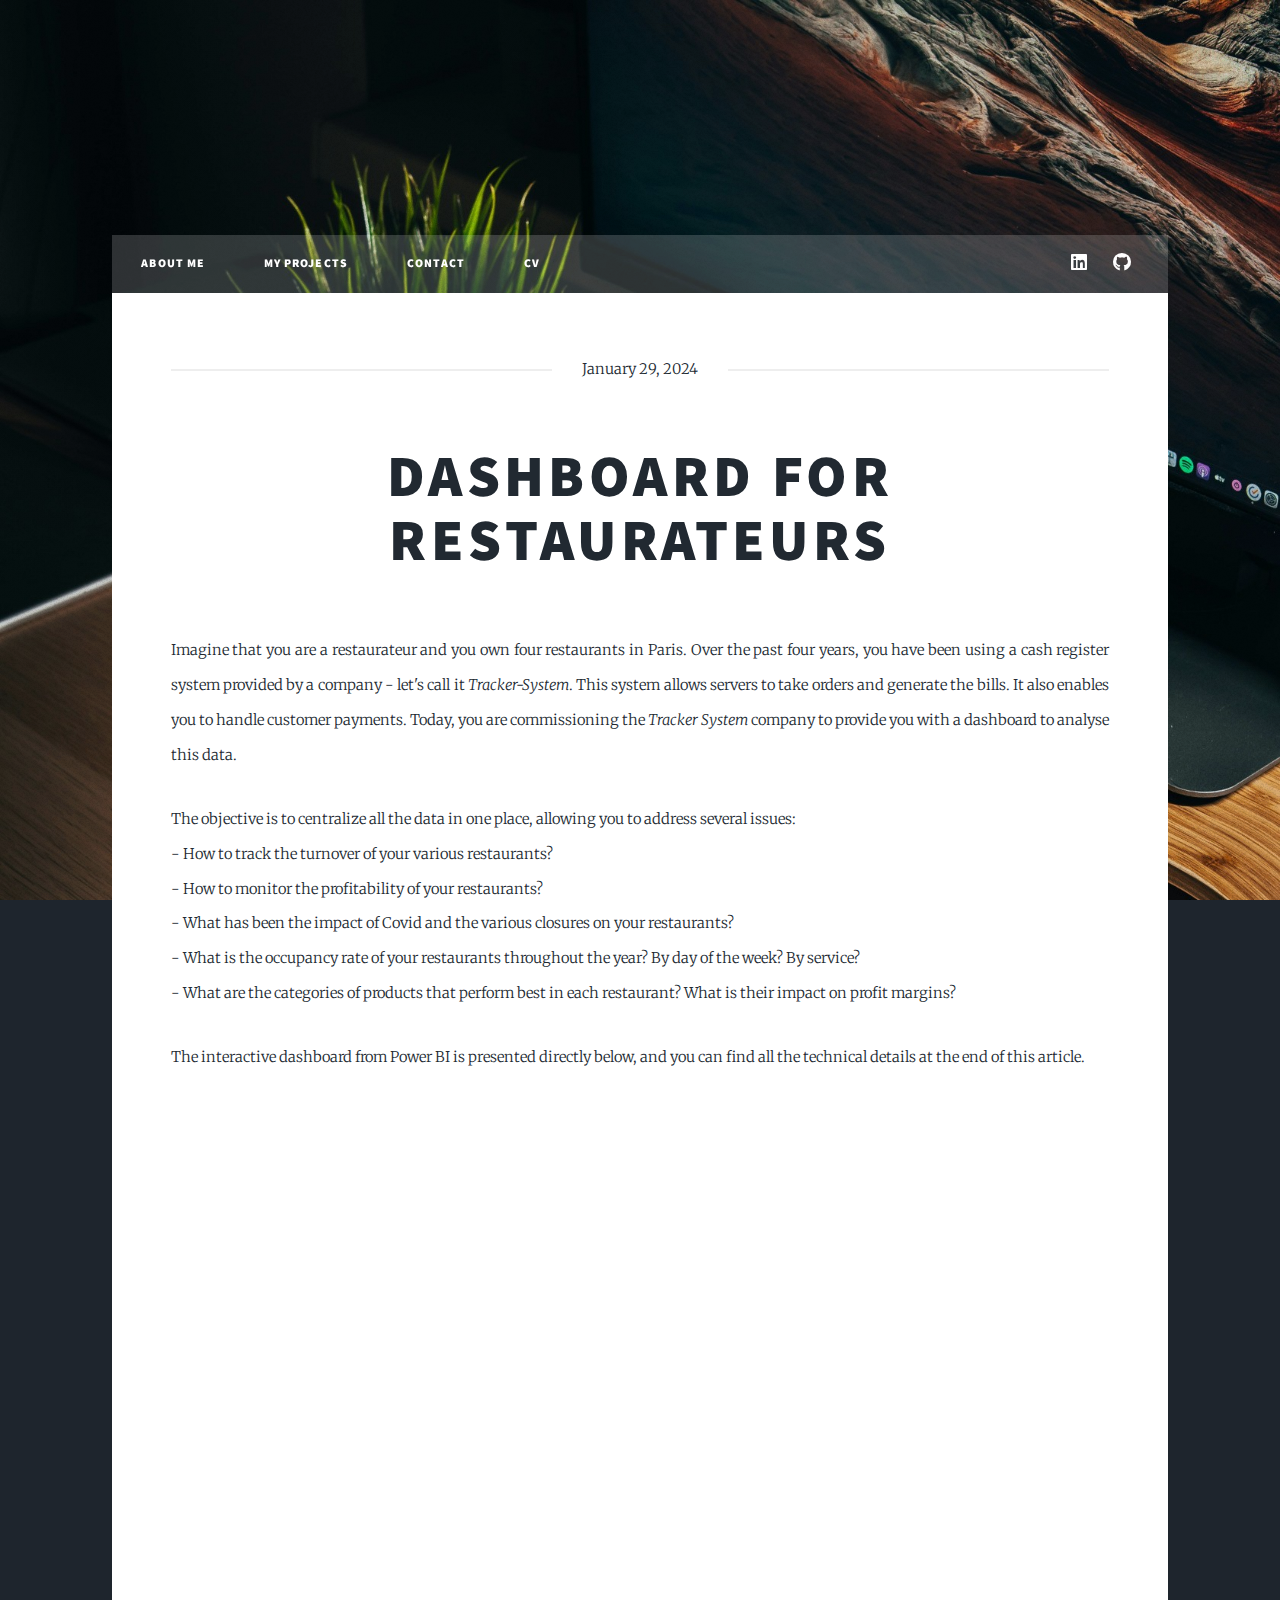
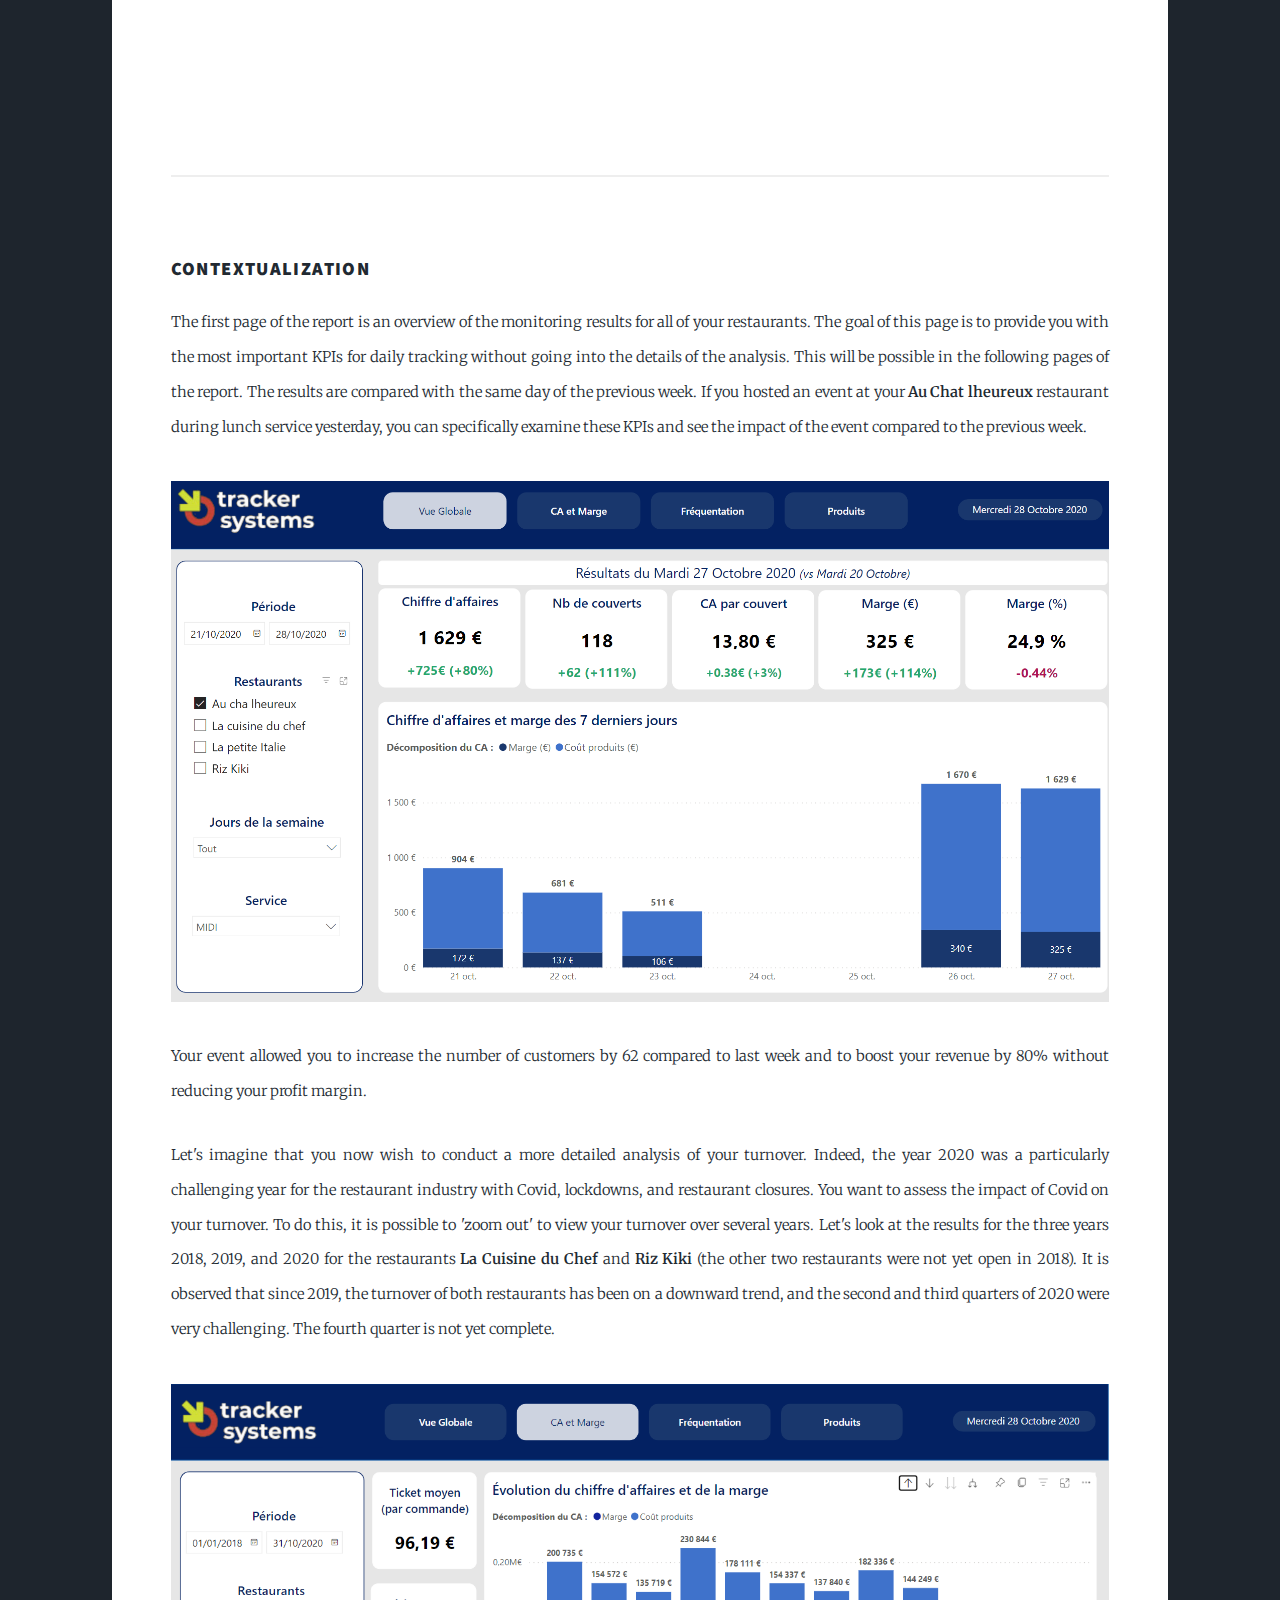
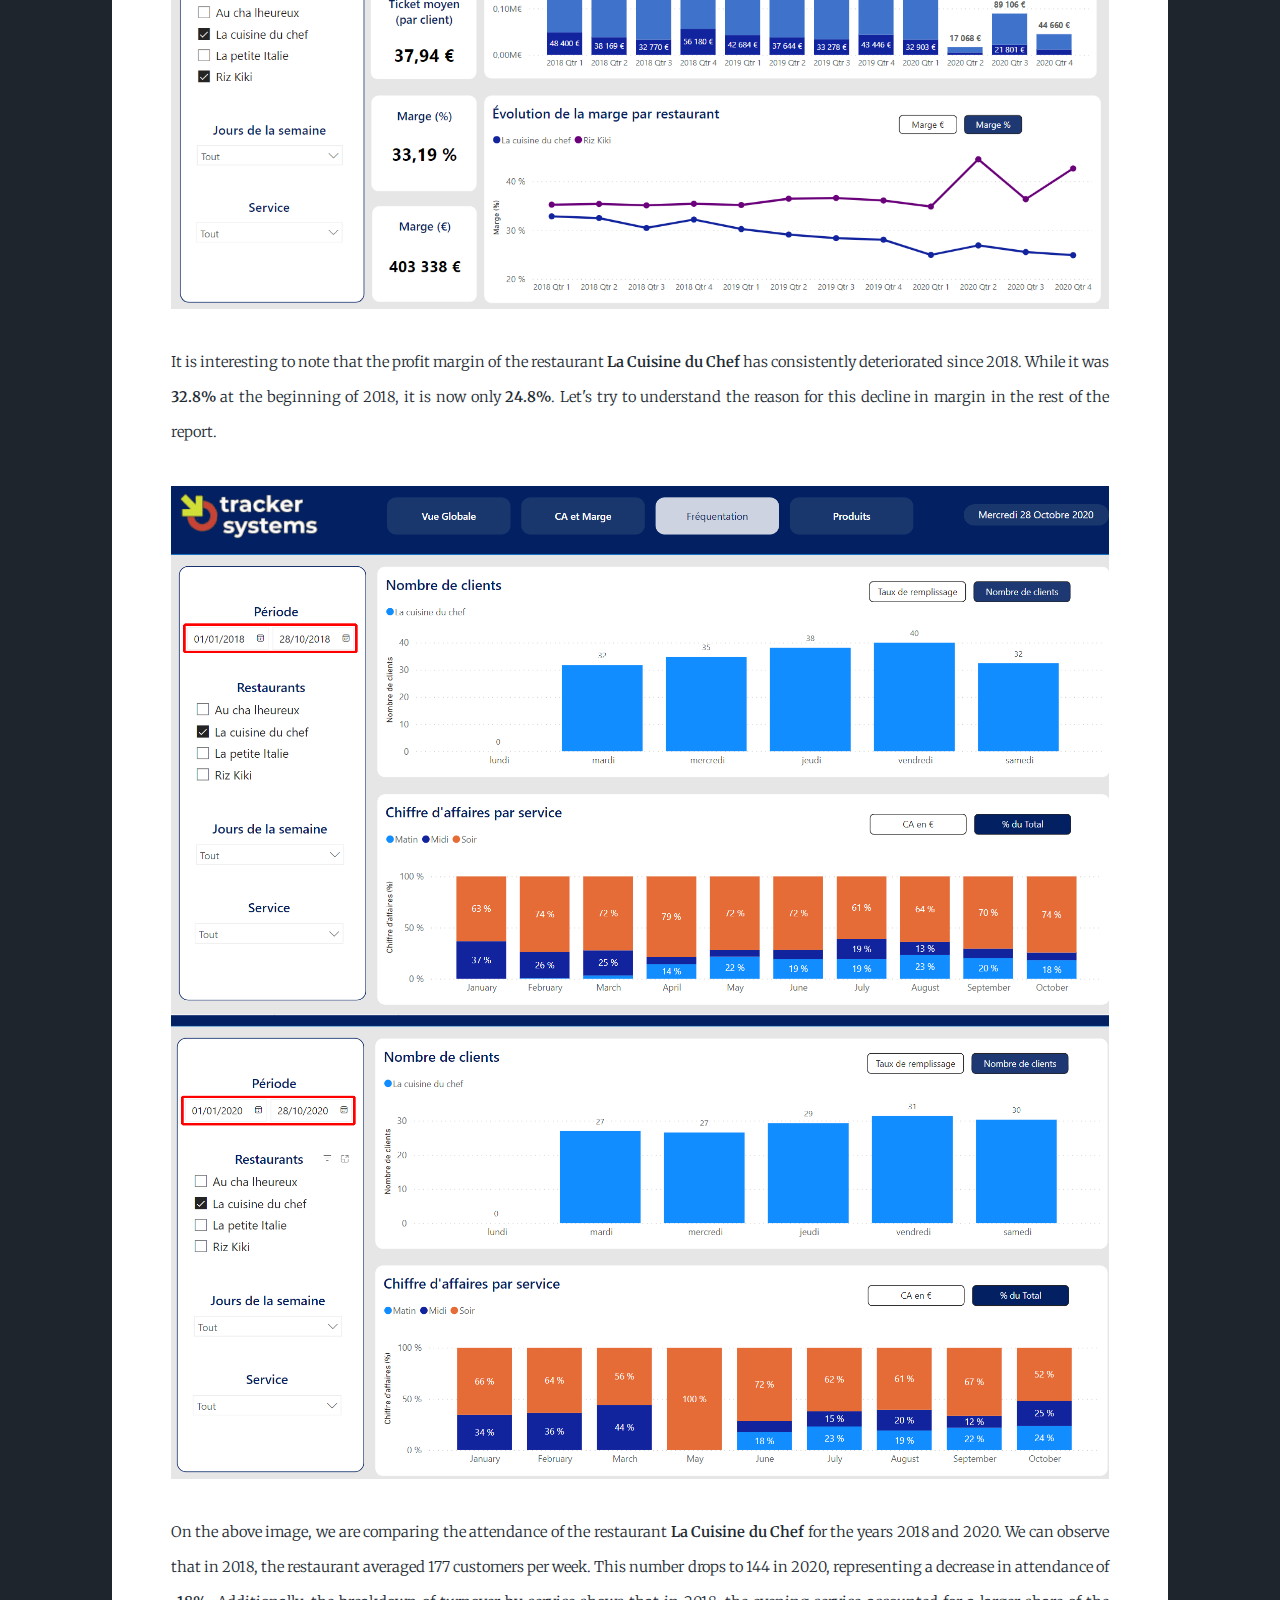
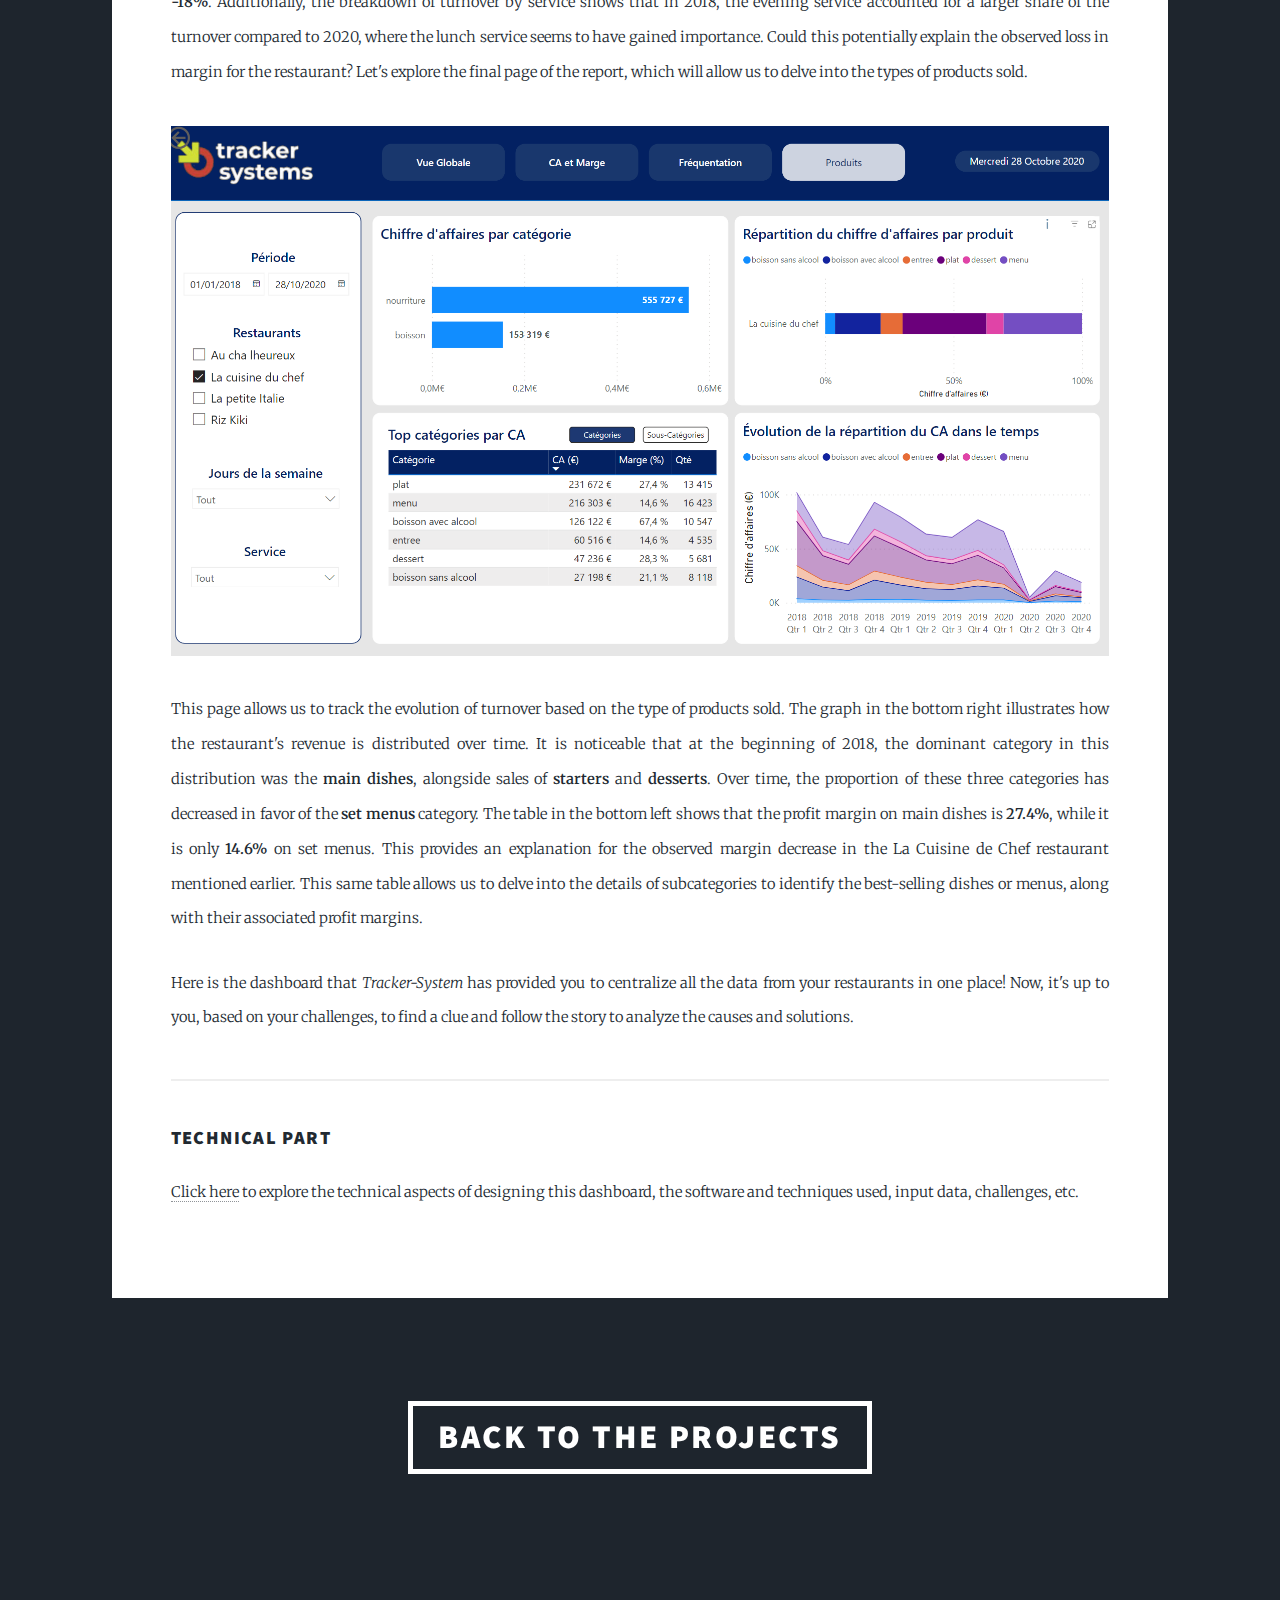
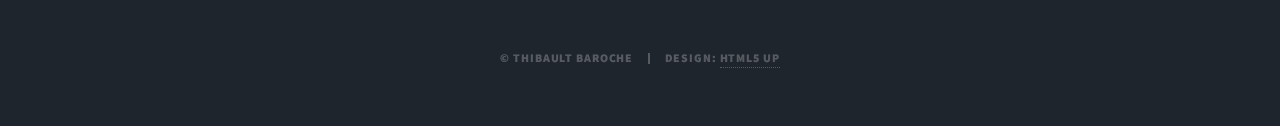
<file: Projet_restaurateurs.html>
<!DOCTYPE HTML>
<!--
	Massively by HTML5 UP
	html5up.net | @ajlkn
	Free for personal and commercial use under the CCA 3.0 license (html5up.net/license)
-->
<html>
	<head>

		<!-- Google tag (gtag.js) -->
		<script async src="https://www.googletagmanager.com/gtag/js?id=G-M4ELZP38HE"></script>
		<script>
  			window.dataLayer = window.dataLayer || [];
  			function gtag(){dataLayer.push(arguments);}
  			gtag('js', new Date());
  			gtag('config', 'G-M4ELZP38HE');
		</script>


		<title>Dashboard for restaurateurs</title>
		<meta charset="utf-8" />
		<meta name="viewport" content="width=device-width, initial-scale=1, user-scalable=no" />
		<link rel="stylesheet" href="assets/css/main.css" />
		<noscript><link rel="stylesheet" href="assets/css/noscript.css" /></noscript>
	</head>
	<body class="is-preload">

		<!-- Wrapper -->
		<div id="wrapper" class="fade-in">

				<!-- Header -->
				<header id="header">
				</header>

				<!-- Nav -->
					<nav id="nav">
						<ul class="links">
							<li><a href="index.html">About Me</a></li>
							<li><a href="projects.html">My Projects</a></li>
							<li><a href="contact.html">Contact</a></li>
							<li><a href="CV_Thibault_BAROCHE.pdf" target="_blank">CV</a></li>
						</ul>
						<ul class="icons">
							<li><a href="https://www.linkedin.com/in/thibault-baroche/" class="icon brands fa-linkedin" target="_blank"><span class="label">LinkedIn</span></a></li>
							<li><a href="https://github.com/Thibault-Baroche" class="icon brands fa-github" target="_blank"><span class="label">GitHub</span></a></li>
						</ul>
					</nav>

				<!-- Main -->
					<div id="main">

						<!-- Post -->
							<section class="post">
								<header class="major">
									<span class="date">January 29, 2024</span>
									<h1>Dashboard for restaurateurs</h1>
								</header>
								
								<p>Imagine that you are a restaurateur and you own four restaurants in Paris. Over the past four years, you have been using a cash register system provided by a company - let's call it <i>Tracker-System</i>. This system allows servers to take orders and generate the bills. It also enables you to handle customer payments. Today, you are commissioning the <i>Tracker System</i> company to provide you with a dashboard to analyse this data.</p>
								
								<p>The objective is to centralize all the data in one place, allowing you to address several issues: </br>
								- How to track the turnover of your various restaurants?</br>
								- How to monitor the profitability of your restaurants?</br>
								- What has been the impact of Covid and the various closures on your restaurants?</br>
								- What is the occupancy rate of your restaurants throughout the year? By day of the week? By service?</br>
								- What are the categories of products that perform best in each restaurant? What is their impact on profit margins?</p>

								<p>The interactive dashboard from Power BI is presented directly below, and you can find all the technical details at the end of this article.</p>
								
								<div class="responsive-iframe-container-paysage">
									<iframe title="Dashboard restaurateurs" src="https://app.powerbi.com/view?r=eyJrIjoiNmZmMjJkOGItZDc2YS00MWMxLTkxMDgtYmZhNTJmZGJmYmM1IiwidCI6IjZmMzRkNDRlLWEyODEtNDIzMC04MDJhLWEzNzBkMWM5ZjQyYyJ9&pageName=ReportSection" frameborder="0" allowFullScreen="true"></iframe>
								</div>
									
								</br>
								<hr />
								</br>

								<h3>Contextualization</h3>

								<p>The first page of the report is an overview of the monitoring results for all of your restaurants. The goal of this page is to provide you with the most important KPIs for daily tracking without going into the details of the analysis. This will be possible in the following pages of the report. The results are compared with the same day of the previous week. If you hosted an event at your <b>Au Chat lheureux</b> restaurant during lunch service yesterday, you can specifically examine these KPIs and see the impact of the event compared to the previous week.</p>
								<span class="image fit"><img src="images\Dashboard pour restaurateurs_Screenshot 1.png" alt="" /></span>
								<p>Your event allowed you to increase the number of customers by 62 compared to last week and to boost your revenue by 80% without reducing your profit margin.</br></p>
							
								<p>Let's imagine that you now wish to conduct a more detailed analysis of your turnover. Indeed, the year 2020 was a particularly challenging year for the restaurant industry with Covid, lockdowns, and restaurant closures. You want to assess the impact of Covid on your turnover. To do this, it is possible to 'zoom out' to view your turnover over several years. Let's look at the results for the three years 2018, 2019, and 2020 for the restaurants <b>La Cuisine du Chef</b> and <b>Riz Kiki</b> (the other two restaurants were not yet open in 2018). It is observed that since 2019, the turnover of both restaurants has been on a downward trend, and the second and third quarters of 2020 were very challenging. The fourth quarter is not yet complete.</p>
								<span class="image fit"><img src="images\Dashboard pour restaurateurs_Screenshot 2.png" alt="" /></span>
							
								<p>It is interesting to note that the profit margin of the restaurant <b>La Cuisine du Chef</b> has consistently deteriorated since 2018. While it was <b>32.8%</b> at the beginning of 2018, it is now only <b>24.8%</b>. Let's try to understand the reason for this decline in margin in the rest of the report.</p>
							
								<span class="image fit"><img src="images\Dashboard pour restaurateurs_Screenshot 3.png" alt="" /></span>
							
								<p>On the above image, we are comparing the attendance of the restaurant <b>La Cuisine du Chef</b> for the years 2018 and 2020. We can observe that in 2018, the restaurant averaged 177 customers per week. This number drops to 144 in 2020, representing a decrease in attendance of <b>-18%</b>. Additionally, the breakdown of turnover by service shows that in 2018, the evening service accounted for a larger share of the turnover compared to 2020, where the lunch service seems to have gained importance. Could this potentially explain the observed loss in margin for the restaurant? Let's explore the final page of the report, which will allow us to delve into the types of products sold.</p>

								<span class="image fit"><img src="images\Dashboard pour restaurateurs_Screenshot 4.png" alt="" /></span>

								<p>This page allows us to track the evolution of turnover based on the type of products sold. The graph in the bottom right illustrates how the restaurant's revenue is distributed over time. It is noticeable that at the beginning of 2018, the dominant category in this distribution was the <b>main dishes</b>, alongside sales of <b>starters</b> and <b>desserts</b>. Over time, the proportion of these three categories has decreased in favor of the <b>set menus</b> category. The table in the bottom left shows that the profit margin on main dishes is <b>27.4%</b>, while it is only <b>14.6%</b> on set menus. This provides an explanation for the observed margin decrease in the La Cuisine de Chef restaurant mentioned earlier. This same table allows us to delve into the details of subcategories to identify the best-selling dishes or menus, along with their associated profit margins.</p>
							
								<p>Here is the dashboard that <i>Tracker-System</i> has provided you to centralize all the data from your restaurants in one place! Now, it's up to you, based on your challenges, to find a clue and follow the story to analyze the causes and solutions.</p>

								<hr />

								<h3>Technical part</h3>
								<p><a href="Projet-restaurateurs_technique.html">Click here</a> to explore the technical aspects of designing this dashboard, the software and techniques used, input data, challenges, etc.</p>

							</section>
					</div>

					<header id="header">
						<a href="projects.html" class="logo">Back to the projects</a>
					</header>

				<!-- Copyright -->
					<div id="copyright">
						<ul><li>&copy; Thibault Baroche</li><li>Design: <a href="https://html5up.net">HTML5 UP</a></li></ul>
					</div>

			</div>

		<!-- Scripts -->
			<script src="assets/js/jquery.min.js"></script>
			<script src="assets/js/jquery.scrollex.min.js"></script>
			<script src="assets/js/jquery.scrolly.min.js"></script>
			<script src="assets/js/browser.min.js"></script>
			<script src="assets/js/breakpoints.min.js"></script>
			<script src="assets/js/util.js"></script>
			<script src="assets/js/main.js"></script>

	</body>
</html>
</file>
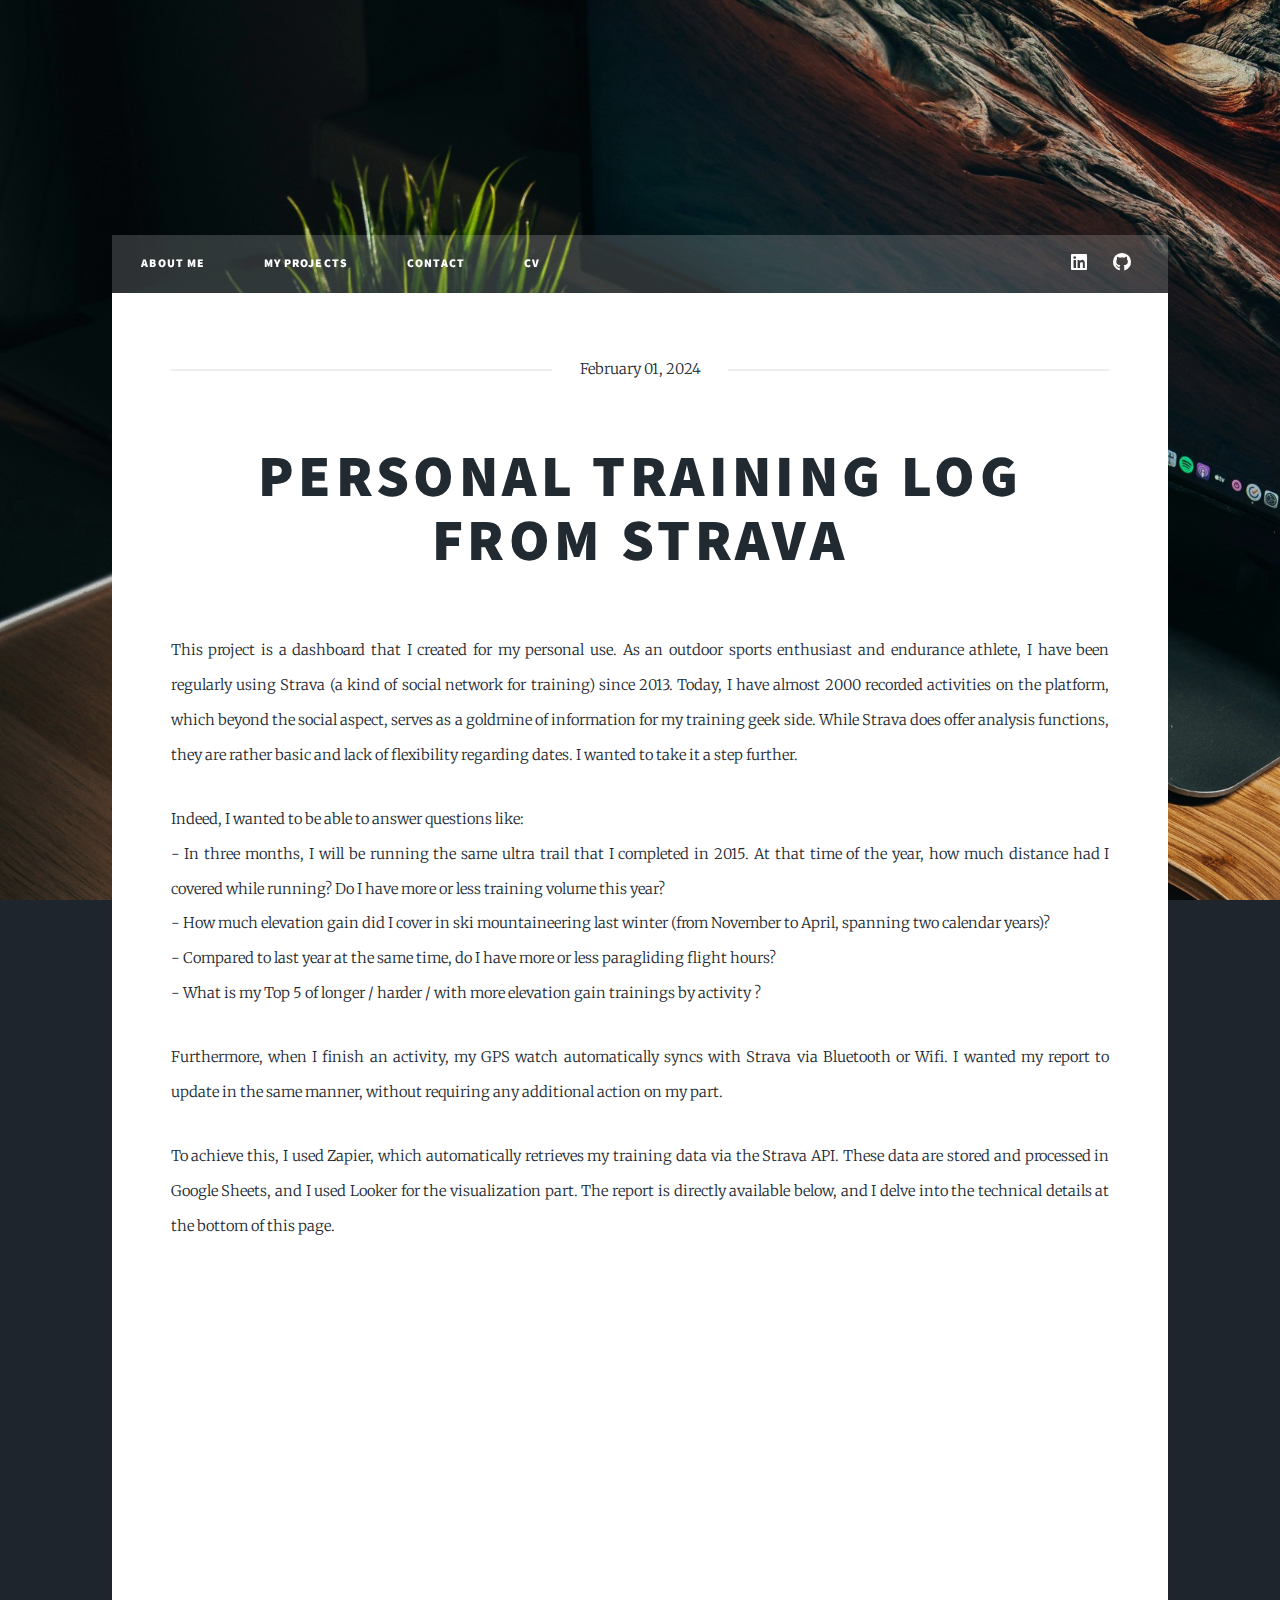
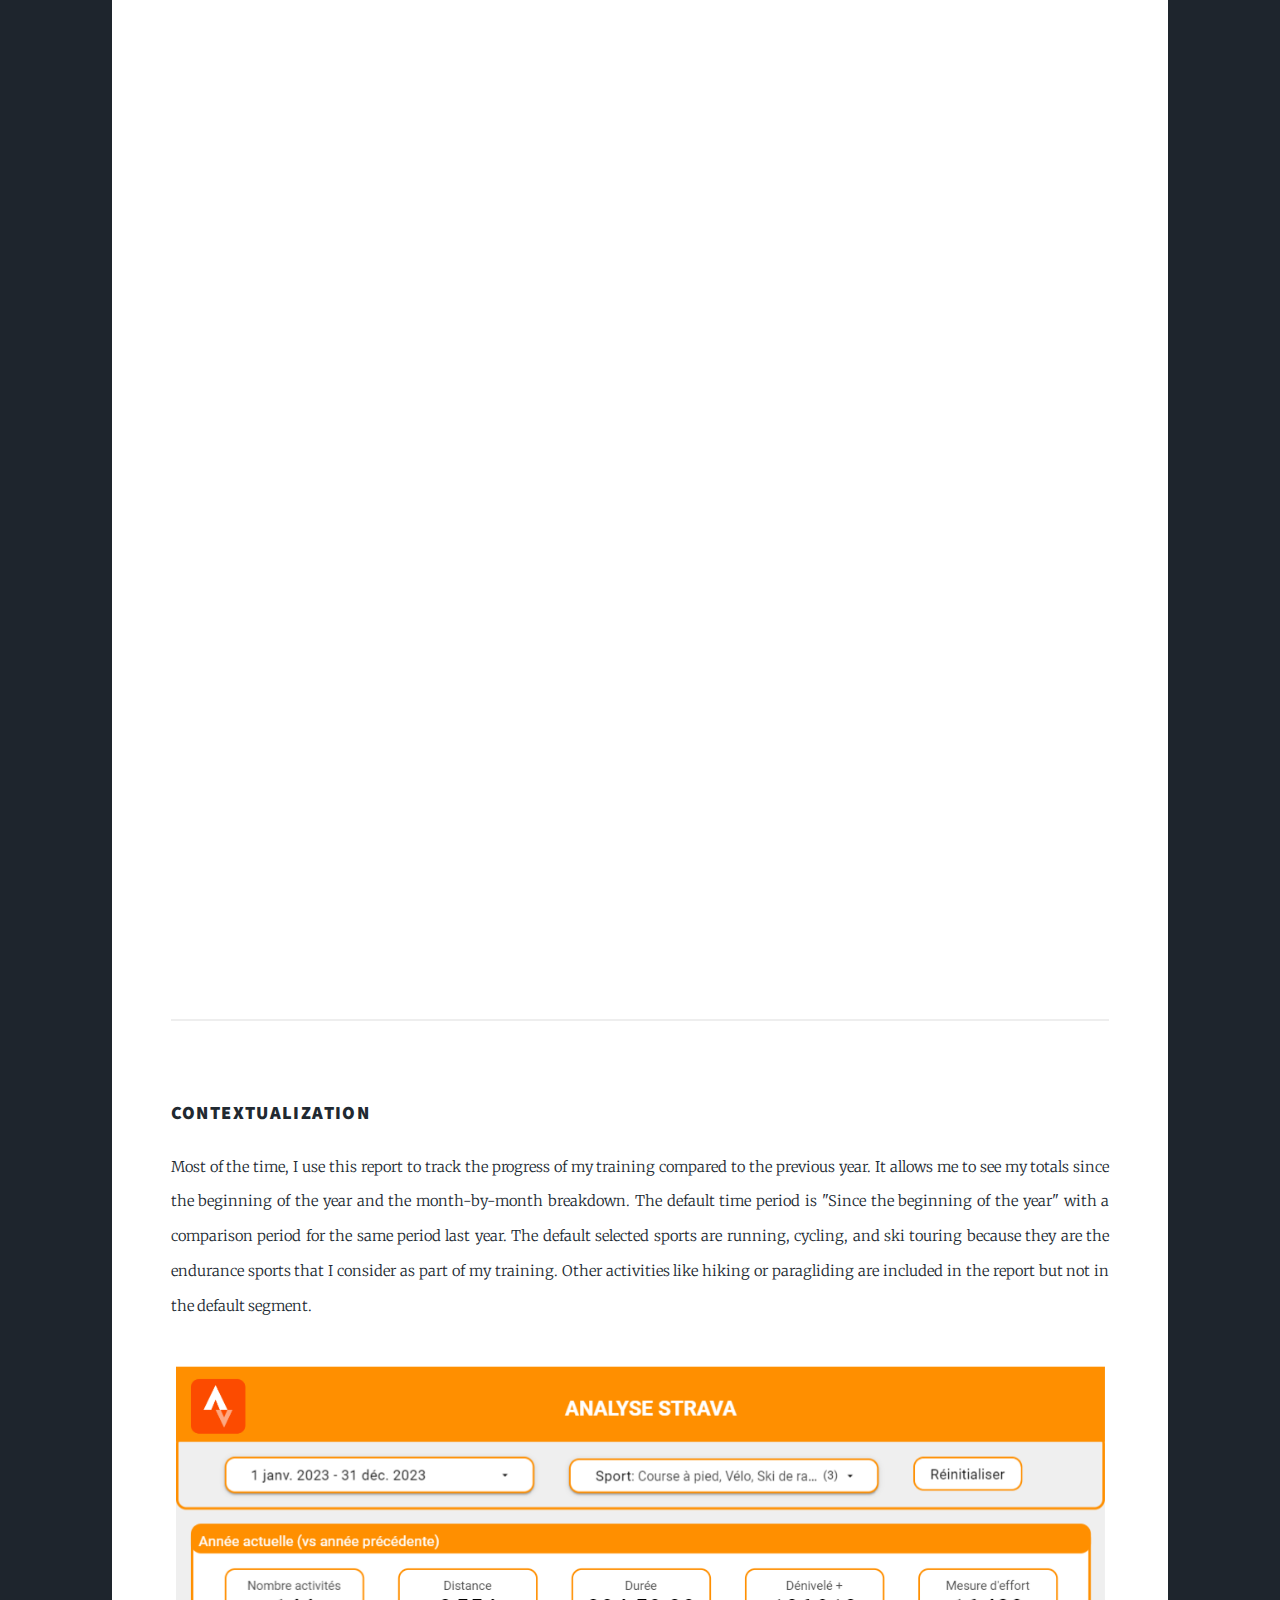
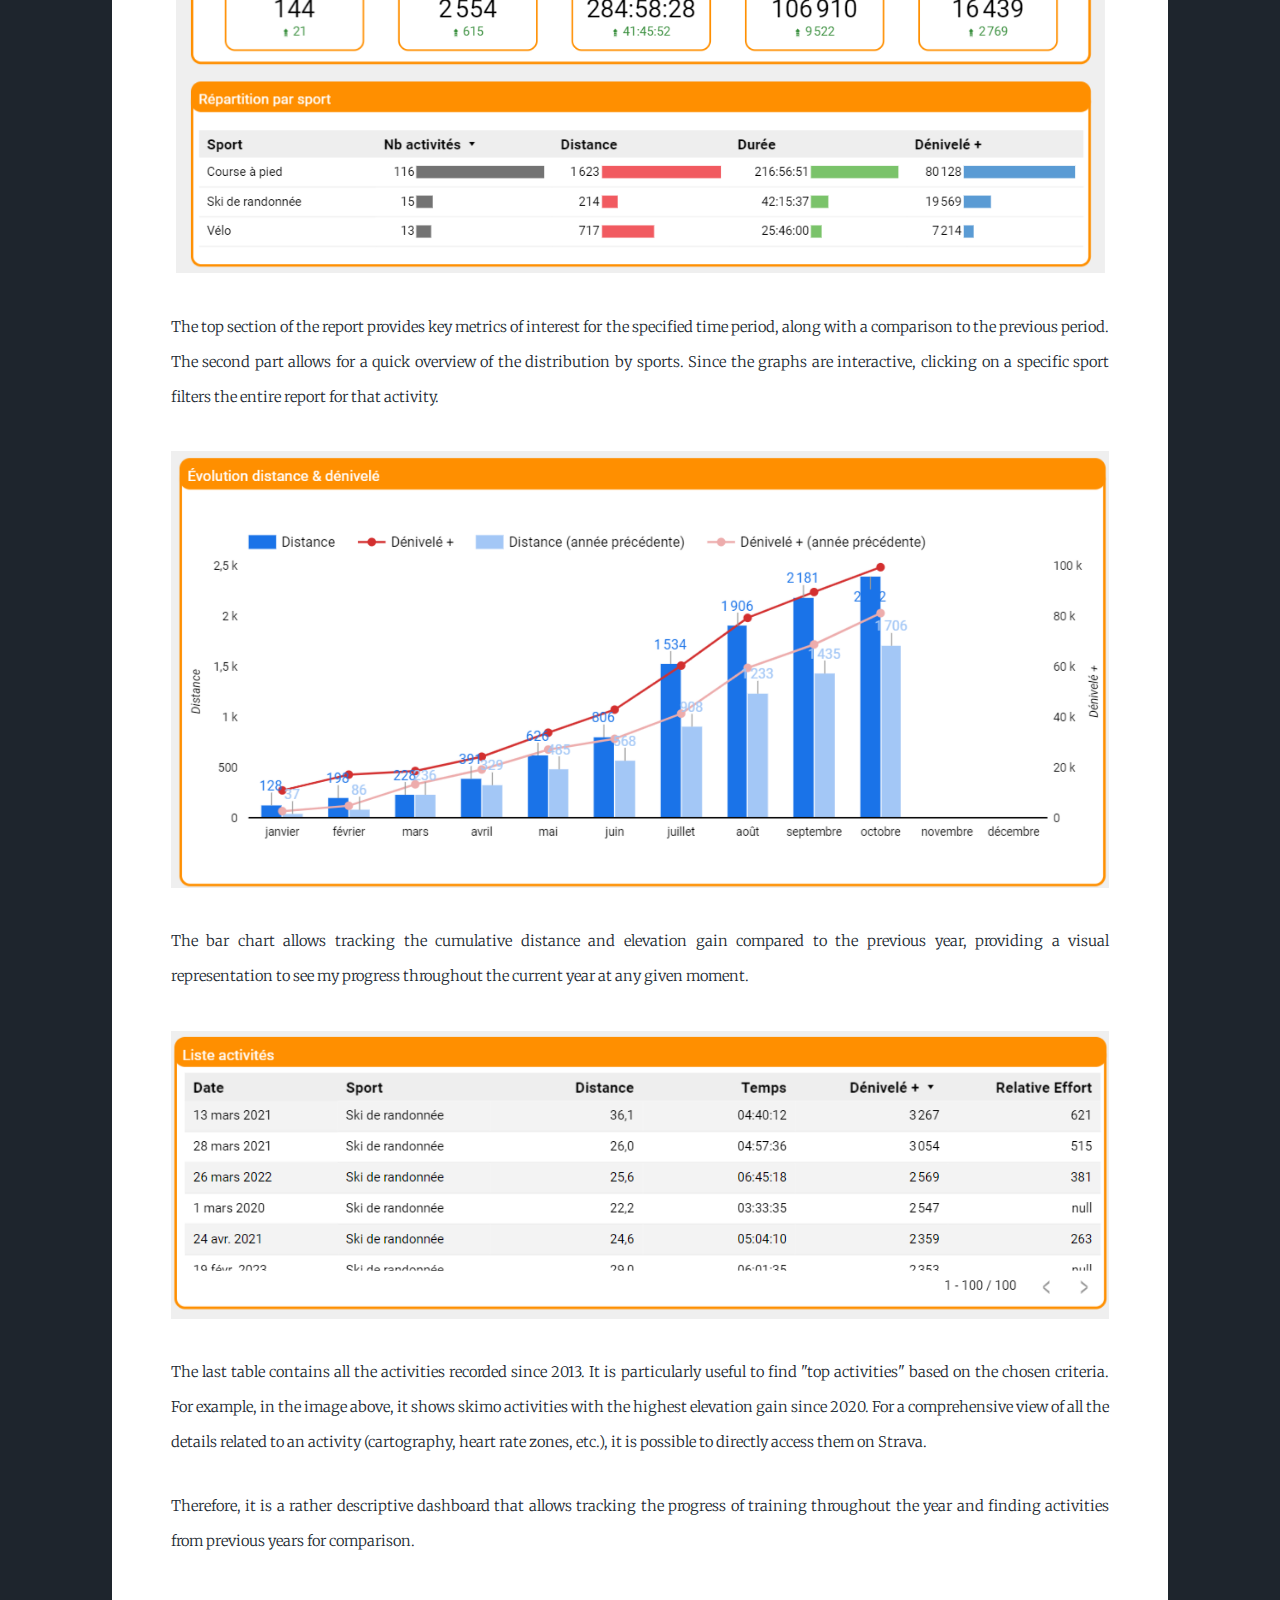
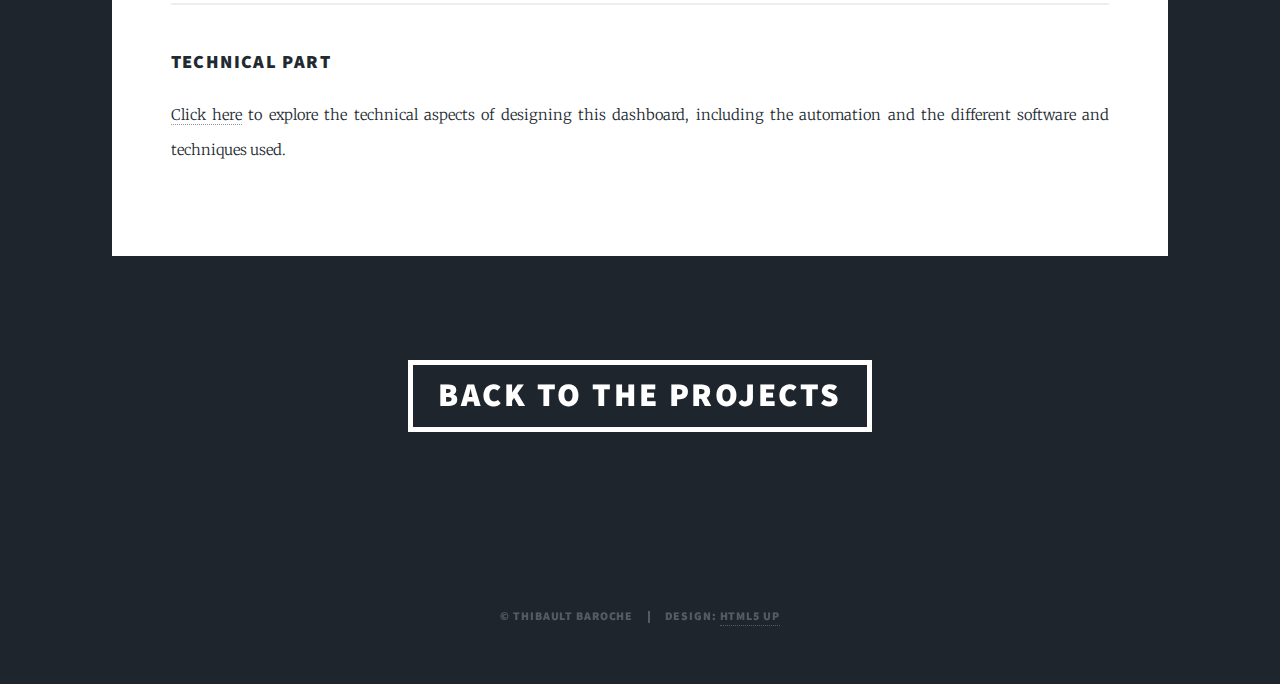
<file: Projet_strava.html>
<!DOCTYPE HTML>
<!--
	Massively by HTML5 UP
	html5up.net | @ajlkn
	Free for personal and commercial use under the CCA 3.0 license (html5up.net/license)
-->
<html>
	<head>

		<!-- Google tag (gtag.js) -->
		<script async src="https://www.googletagmanager.com/gtag/js?id=G-M4ELZP38HE"></script>
		<script>
  			window.dataLayer = window.dataLayer || [];
  			function gtag(){dataLayer.push(arguments);}
  			gtag('js', new Date());
  			gtag('config', 'G-M4ELZP38HE');
		</script>


		<title>Training log from Strava</title>
		<meta charset="utf-8" />
		<meta name="viewport" content="width=device-width, initial-scale=1, user-scalable=no" />
		<link rel="stylesheet" href="assets/css/main.css" />
		<noscript><link rel="stylesheet" href="assets/css/noscript.css" /></noscript>
	</head>
	<body class="is-preload">

		<!-- Wrapper -->
		<div id="wrapper" class="fade-in">

				<!-- Header -->
				<header id="header">
				</header>

				<!-- Nav -->
					<nav id="nav">
						<ul class="links">
							<li><a href="index.html">About Me</a></li>
							<li><a href="projects.html">My Projects</a></li>
							<li><a href="contact.html">Contact</a></li>
							<li><a href="CV_Thibault_BAROCHE.pdf" target="_blank">CV</a></li>
						</ul>
						<ul class="icons">
							<li><a href="https://www.linkedin.com/in/thibault-baroche/" class="icon brands fa-linkedin" target="_blank"><span class="label">LinkedIn</span></a></li>
							<li><a href="https://github.com/Thibault-Baroche" class="icon brands fa-github" target="_blank"><span class="label">GitHub</span></a></li>
						</ul>
					</nav>

				<!-- Main -->
					<div id="main">

						<!-- Post -->
							<section class="post">
								<header class="major">
									<span class="date">February 01, 2024</span>
									<h1>Personal training log from Strava</h1>
								</header>
								
								<p>This project is a dashboard that I created for my personal use. As an outdoor sports enthusiast and endurance athlete, I have been regularly using Strava (a kind of social network for training) since 2013. Today, I have almost 2000 recorded activities on the platform, which beyond the social aspect, serves as a goldmine of information for my training geek side. While Strava does offer analysis functions, they are rather basic and lack of flexibility regarding dates. I wanted to take it a step further.</p>
								
								<p>Indeed, I wanted to be able to answer questions like: </br>
								- In three months, I will be running the same ultra trail that I completed in 2015. At that time of the year, how much distance had I covered while running? Do I have more or less training volume this year?</br>
								- How much elevation gain did I cover in ski mountaineering last winter (from November to April, spanning two calendar years)?</br>
								- Compared to last year at the same time, do I have more or less paragliding flight hours?</br>
								- What is my Top 5 of longer / harder / with more elevation gain trainings by activity ?</br>

								<p>Furthermore, when I finish an activity, my GPS watch automatically syncs with Strava via Bluetooth or Wifi. I wanted my report to update in the same manner, without requiring any additional action on my part.</p>
								
								<p>To achieve this, I used Zapier, which automatically retrieves my training data via the Strava API. These data are stored and processed in Google Sheets, and I used Looker for the visualization part. The report is directly available below, and I delve into the technical details at the bottom of this page.</p>

								<div class="responsive-iframe-container-portrait">
									<iframe src="https://lookerstudio.google.com/embed/reporting/a02466b4-ce62-44b5-b180-63bc18a4a66a/page/inETD" frameborder="0" style="border:0" allowfullscreen sandbox="allow-storage-access-by-user-activation allow-scripts allow-same-origin allow-popups allow-popups-to-escape-sandbox"></iframe>
								</div>
									
								</br>
								<hr />
								</br>

								<h3>Contextualization</h3>

								<p>Most of the time, I use this report to track the progress of my training compared to the previous year. It allows me to see my totals since the beginning of the year and the month-by-month breakdown. The default time period is "Since the beginning of the year" with a comparison period for the same period last year. The default selected sports are running, cycling, and ski touring because they are the endurance sports that I consider as part of my training. Other activities like hiking or paragliding are included in the report but not in the default segment.</p>

								<span class="image fit"><img src="images\Projet_Strava_Screenshot1.png" alt="" /></span>

								<p>The top section of the report provides key metrics of interest for the specified time period, along with a comparison to the previous period. The second part allows for a quick overview of the distribution by sports. Since the graphs are interactive, clicking on a specific sport filters the entire report for that activity.</p>
							
								<span class="image fit"><img src="images\Projet_Strava_Screenshot2.png" alt="" /></span>

								<p>The bar chart allows tracking the cumulative distance and elevation gain compared to the previous year, providing a visual representation to see my progress throughout the current year at any given moment.</p>
							
								<span class="image fit"><img src="images\Projet_Strava_Screenshot3.png" alt="" /></span>

								<p>The last table contains all the activities recorded since 2013. It is particularly useful to find "top activities" based on the chosen criteria. For example, in the image above, it shows skimo activities with the highest elevation gain since 2020. For a comprehensive view of all the details related to an activity (cartography, heart rate zones, etc.), it is possible to directly access them on Strava.</p>

								<p>Therefore, it is a rather descriptive dashboard that allows tracking the progress of training throughout the year and finding activities from previous years for comparison.</p>

								<hr />

								<h3>Technical part</h3>
								<p><a href="Projet_strava_technique.html">Click here</a> to explore the technical aspects of designing this dashboard, including the automation and the different software and techniques used.</p>

							</section>
					</div>

					<header id="header">
						<a href="projects.html" class="logo">Back to the projects</a>
					</header>

				<!-- Copyright -->
					<div id="copyright">
						<ul><li>&copy; Thibault Baroche</li><li>Design: <a href="https://html5up.net">HTML5 UP</a></li></ul>
					</div>

			</div>

		<!-- Scripts -->
			<script src="assets/js/jquery.min.js"></script>
			<script src="assets/js/jquery.scrollex.min.js"></script>
			<script src="assets/js/jquery.scrolly.min.js"></script>
			<script src="assets/js/browser.min.js"></script>
			<script src="assets/js/breakpoints.min.js"></script>
			<script src="assets/js/util.js"></script>
			<script src="assets/js/main.js"></script>

	</body>
</html>
</file>
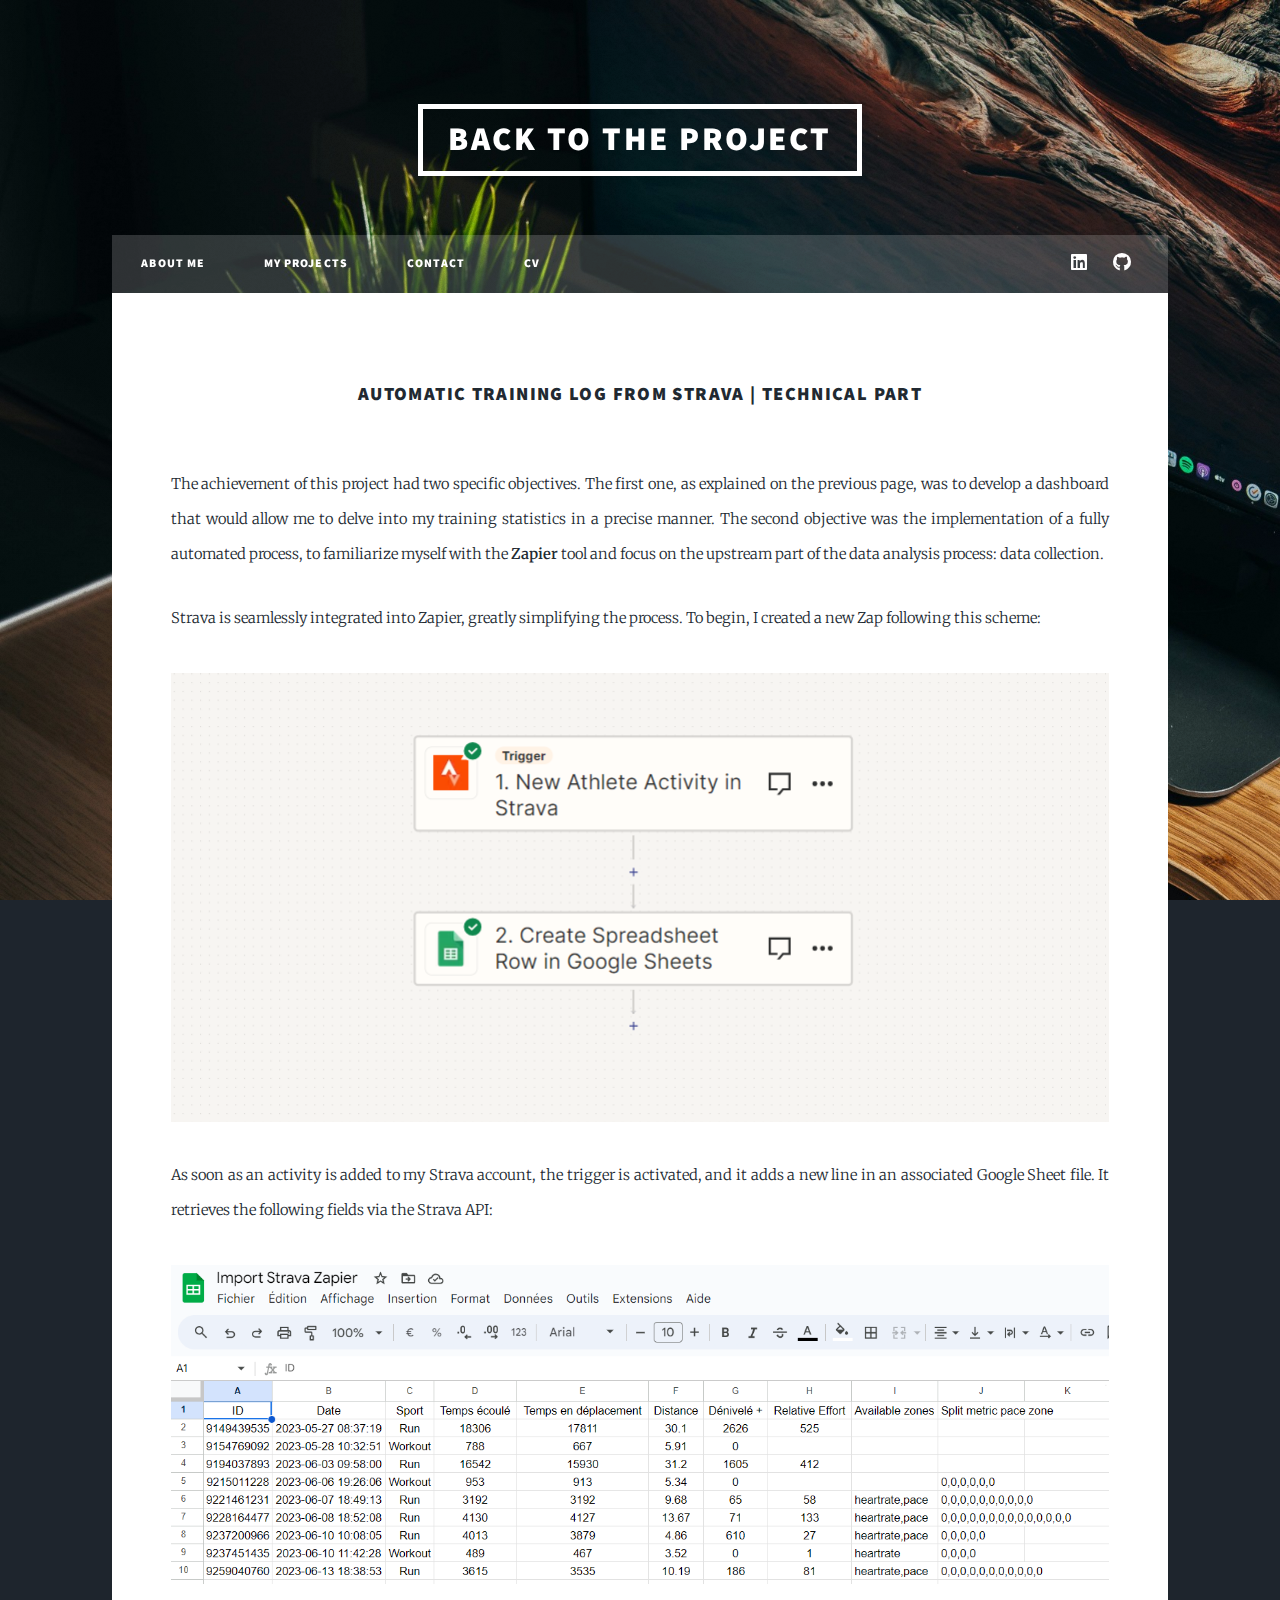
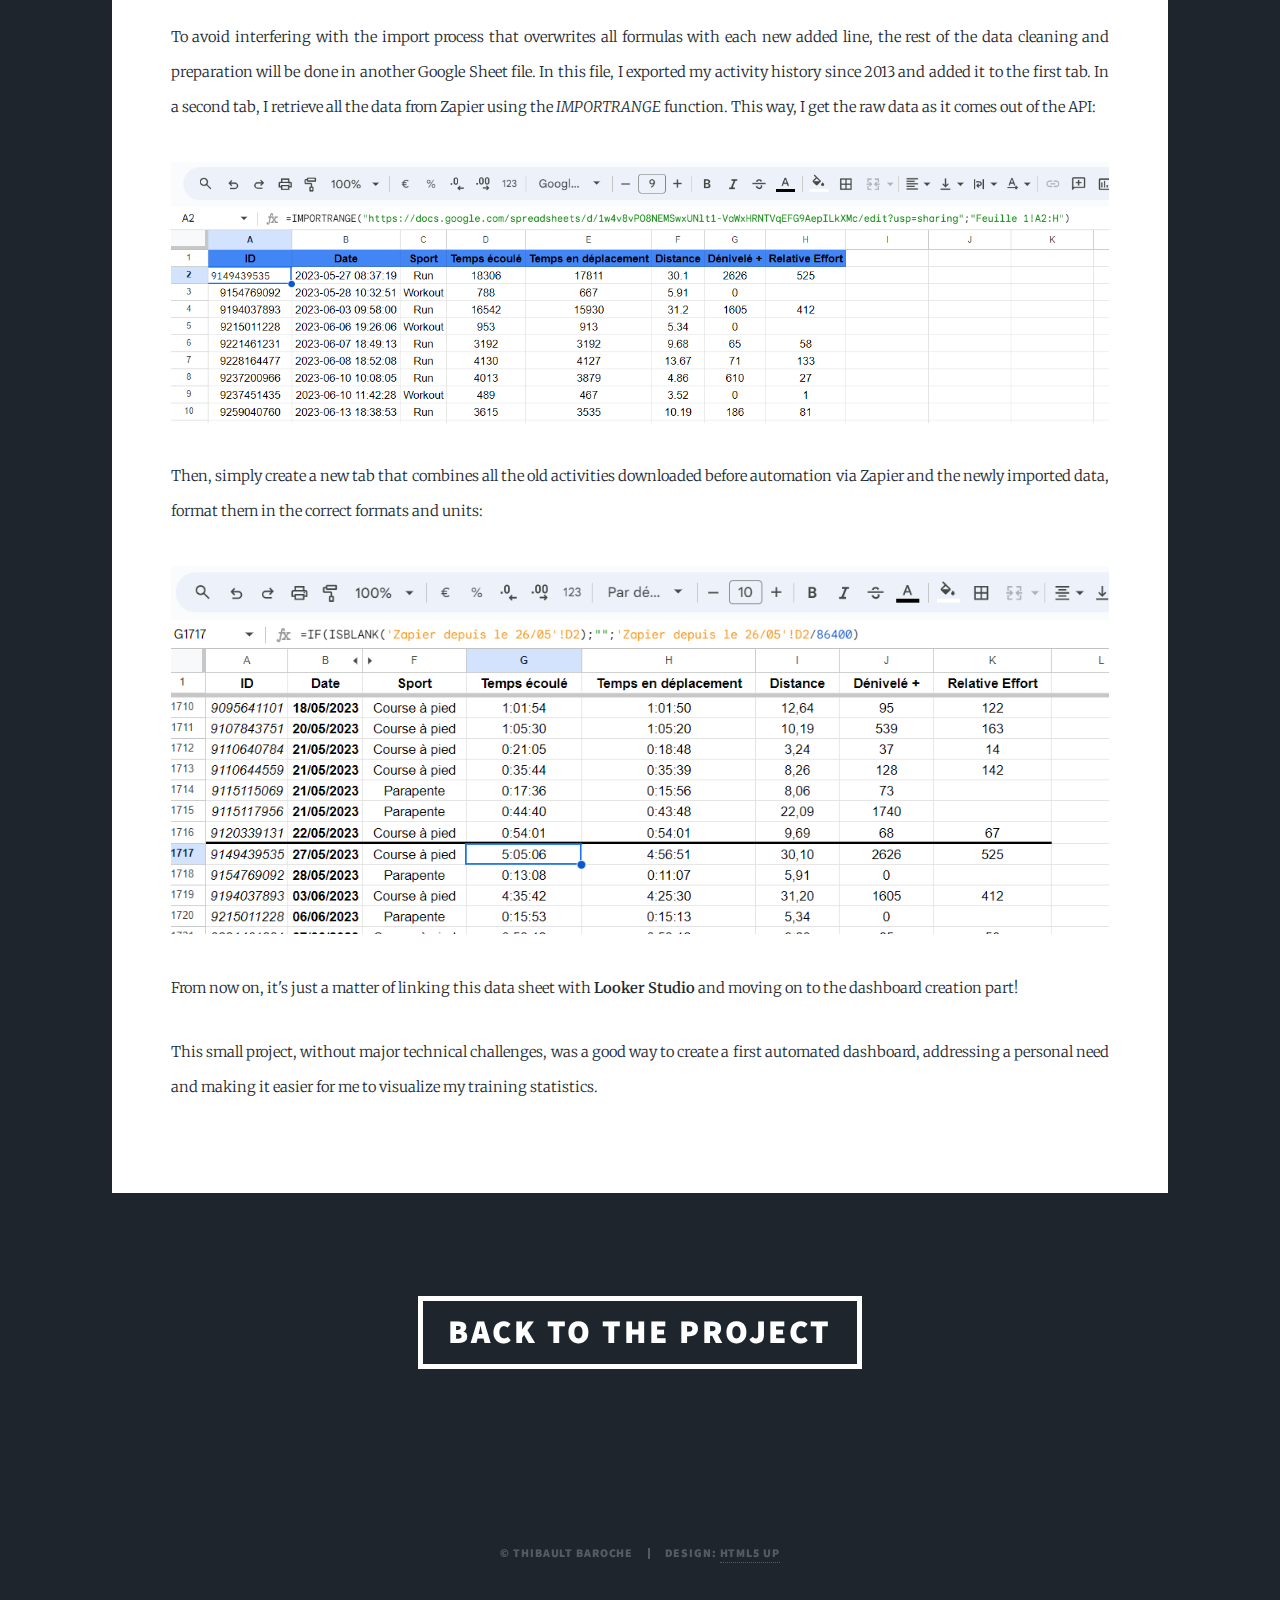
<file: Projet_strava_technique.html>
<!DOCTYPE HTML>
<!--
	Massively by HTML5 UP
	html5up.net | @ajlkn
	Free for personal and commercial use under the CCA 3.0 license (html5up.net/license)
-->
<html>
	<head>

		<!-- Google tag (gtag.js) -->
		<script async src="https://www.googletagmanager.com/gtag/js?id=G-M4ELZP38HE"></script>
		<script>
  			window.dataLayer = window.dataLayer || [];
  			function gtag(){dataLayer.push(arguments);}
  			gtag('js', new Date());
  			gtag('config', 'G-M4ELZP38HE');
		</script>		

		<title>Training log from Strava - Technical part</title>
		<meta charset="utf-8" />
		<meta name="viewport" content="width=device-width, initial-scale=1, user-scalable=no" />
		<link rel="stylesheet" href="assets/css/main.css" />
		<noscript><link rel="stylesheet" href="assets/css/noscript.css" /></noscript>
	</head>
	<body class="is-preload">

		<!-- Wrapper -->
			<div id="wrapper" class="fade-in">

				<!-- Header -->
					<header id="header">
						<a href="Projet_strava.html" class="logo">Back to the project</a>
					</header>

				<!-- Nav -->
				<nav id="nav">
					<ul class="links">
						<li><a href="index.html">About Me</a></li>
						<li><a href="projects.html">My Projects</a></li>
						<li><a href="contact.html">Contact</a></li>
						<li><a href="CV_Thibault_BAROCHE.pdf" target="_blank">CV</a></li>
					</ul>
					<ul class="icons">
						<li><a href="https://www.linkedin.com/in/thibault-baroche/" class="icon brands fa-linkedin" target="_blank"><span class="label">LinkedIn</span></a></li>
						<li><a href="https://github.com/Thibault-Baroche" class="icon brands fa-github" target="_blank"><span class="label">GitHub</span></a></li>
					</ul>
				</nav>

				<!-- Main -->
					<div id="main">

						<!-- Post -->
						<section class="post">
							<header class="major">
								<h3>Automatic training log from Strava | Technical part</h3>
							</header>

							<p>The achievement of this project had two specific objectives. The first one, as explained on the previous page, was to develop a dashboard that would allow me to delve into my training statistics in a precise manner. The second objective was the implementation of a fully automated process, to familiarize myself with the <b>Zapier</b> tool and focus on the upstream part of the data analysis process: data collection.</p>
				
							<p>Strava is seamlessly integrated into Zapier, greatly simplifying the process. To begin, I created a new Zap following this scheme:</p>

							<span class="image fit"><img src="images\Zapier_Schéma.png" alt="" /></span>

							<p>As soon as an activity is added to my Strava account, the trigger is activated, and it adds a new line in an associated Google Sheet file. It retrieves the following fields via the Strava API:</p>

							<span class="image fit"><img src="images\Import Zapier.png" alt="" /></span>

							<p>To avoid interfering with the import process that overwrites all formulas with each new added line, the rest of the data cleaning and preparation will be done in another Google Sheet file. In this file, I exported my activity history since 2013 and added it to the first tab. In a second tab, I retrieve all the data from Zapier using the <i>IMPORTRANGE</i> function. This way, I get the raw data as it comes out of the API:</p>

							<span class="image fit"><img src="images\Import Zapier données brutes.png" alt="" /></span>

							<p>Then, simply create a new tab that combines all the old activities downloaded before automation via Zapier and the newly imported data, format them in the correct formats and units:</p>
							
							<span class="image fit"><img src="images\Import Zapier données clean.png" alt="" /></span>

							<p>From now on, it's just a matter of linking this data sheet with <b>Looker Studio</b> and moving on to the dashboard creation part!</p>

							<p>This small project, without major technical challenges, was a good way to create a first automated dashboard, addressing a personal need and making it easier for me to visualize my training statistics.</p>
						</section>
					</div>

					<header id="header">
						<a href="Projet_strava.html" class="logo">Back to the project</a>
					</header>

				<!-- Copyright -->
					<div id="copyright">
						<ul><li>&copy; Thibault Baroche</li><li>Design: <a href="https://html5up.net">HTML5 UP</a></li></ul>
					</div>

			</div>

		<!-- Scripts -->
			<script src="assets/js/jquery.min.js"></script>
			<script src="assets/js/jquery.scrollex.min.js"></script>
			<script src="assets/js/jquery.scrolly.min.js"></script>
			<script src="assets/js/browser.min.js"></script>
			<script src="assets/js/breakpoints.min.js"></script>
			<script src="assets/js/util.js"></script>
			<script src="assets/js/main.js"></script>

	</body>
</html>
</file>
<file: assets/css/main.css>
@import url(fontawesome-all.min.css);
@import url("https://fonts.googleapis.com/css?family=Merriweather:300,700,300italic,700italic|Source+Sans+Pro:900");

/*
	Massively by HTML5 UP
	html5up.net | @ajlkn
	Free for personal and commercial use under the CCA 3.0 license (html5up.net/license)
*/

html, body, div, span, applet, object,
iframe, h1, h2, h3, h4, h5, h6, p, blockquote,
pre, a, abbr, acronym, address, big, cite,
code, del, dfn, em, img, ins, kbd, q, s, samp,
small, strike, strong, sub, sup, tt, var, b,
u, i, center, dl, dt, dd, ol, ul, li, fieldset,
form, label, legend, table, caption, tbody,
tfoot, thead, tr, th, td, article, aside,
canvas, details, embed, figure, figcaption,
footer, header, hgroup, menu, nav, output, ruby,
section, summary, time, mark, audio, video {
	margin: 0;
	padding: 0;
	border: 0;
	font-size: 100%;
	font: inherit;
	vertical-align: baseline;}

article, aside, details, figcaption, figure,
footer, header, hgroup, menu, nav, section {
	display: block;}

body {
	line-height: 1;
}

ol, ul {
	list-style: none;
}

blockquote, q {
	quotes: none;
}

	blockquote:before, blockquote:after, q:before, q:after {
		content: '';
		content: none;
	}

table {
	border-collapse: collapse;
	border-spacing: 0;
}

body {
	-webkit-text-size-adjust: none;
}

mark {
	background-color: transparent;
	color: inherit;
}

input::-moz-focus-inner {
	border: 0;
	padding: 0;
}

input, select, textarea {
	-moz-appearance: none;
	-webkit-appearance: none;
	-ms-appearance: none;
	appearance: none;
}

/* Basic */

	@-ms-viewport {
		width: device-width;
	}

	body {
		-ms-overflow-style: scrollbar;
	}

	@media screen and (max-width: 480px) {

		html, body {
			min-width: 320px;
		}

	}

	html {
		box-sizing: border-box;
	}

	*, *:before, *:after {
		box-sizing: inherit;
	}

	body {
		background-color: #1e252d;
	}

		body.is-preload *, body.is-preload *:before, body.is-preload *:after {
			-moz-animation: none !important;
			-webkit-animation: none !important;
			-ms-animation: none !important;
			animation: none !important;
			-moz-transition: none !important;
			-webkit-transition: none !important;
			-ms-transition: none !important;
			transition: none !important;
		}

/* Type */

	html {
		font-size: 16pt;
	}

		@media screen and (max-width: 1680px) {

			html {
				font-size: 12pt;
			}

		}

		@media screen and (max-width: 1280px) {

			html {
				font-size: 11pt;
			}

		}

		@media screen and (max-width: 360px) {

			html {
				font-size: 10pt;
			}

		}

	body {
		color: #212931;
	}

	body, input, select, textarea {
		font-family: "Merriweather", Georgia, serif;
		font-weight: 300;
		font-size: 1rem;
		line-height: 2.375;
	}

	a {
		-moz-transition: color 0.2s ease-in-out, background-color 0.2s ease-in-out, border-color 0.2s ease-in-out, box-shadow 0.2s ease-in-out;
		-webkit-transition: color 0.2s ease-in-out, background-color 0.2s ease-in-out, border-color 0.2s ease-in-out, box-shadow 0.2s ease-in-out;
		-ms-transition: color 0.2s ease-in-out, background-color 0.2s ease-in-out, border-color 0.2s ease-in-out, box-shadow 0.2s ease-in-out;
		transition: color 0.2s ease-in-out, background-color 0.2s ease-in-out, border-color 0.2s ease-in-out, box-shadow 0.2s ease-in-out;
		border-bottom: dotted 1px;
		text-decoration: none;
	}

		a:hover {
			border-bottom-color: transparent;
		}

	strong, b {
		font-weight: 600;
	}

	em, i {
		font-style: italic;
	}

	p {
		text-align: justify;
		margin: 0 0 2rem 0;
	}

	h1, h2, h3, h4, h5, h6 {
		font-family: "Source Sans Pro", Helvetica, sans-serif;
		font-weight: 900;
		line-height: 1.5;
		letter-spacing: 0.075em;
		text-transform: uppercase;
		margin: 0 0 1rem 0;
	}

		h1 a, h2 a, h3 a, h4 a, h5 a, h6 a {
			border-bottom: 0;
			color: inherit;
			text-decoration: none;
		}

	h1 {
		font-size: 4rem;
		line-height: 1.1;
		margin: 0 0 2rem 0;
	}

	h2 {
		font-size: 1.75rem;
		line-height: 1.3;
		margin: 0 0 1.5rem 0;
	}

	h3 {
		font-size: 1.25rem;
		margin: 0 0 1.5rem 0;
	}

	h4 {
		font-size: 1rem;
	}

	h5 {
		font-size: 0.9rem;
	}

	h6 {
		font-size: 0.8rem;
	}

	sub {
		font-size: 0.8rem;
		position: relative;
		top: 0.5rem;
	}

	sup {
		font-size: 0.8rem;
		position: relative;
		top: -0.5rem;
	}

	blockquote {
		border-left: solid 4px;
		font-style: italic;
		margin: 0 0 2rem 0;
		padding: 0.5rem 0 0.5rem 2rem;
	}

	code {
		border: solid 1px;
		font-family: "Courier New", monospace;
		font-size: 0.9rem;
		margin: 0 0.25rem;
		padding: 0.25rem 0.65rem;
	}

	pre {
		-webkit-overflow-scrolling: touch;
		font-family: "Courier New", monospace;
		font-size: 0.9rem;
		margin: 0 0 2rem 0;
	}

		pre code {
			display: block;
			line-height: 1.75;
			padding: 1rem 1.5rem;
			overflow-x: auto;
		}

	hr {
		border: 0;
		border-bottom: solid 2px;
		margin: 3rem 0;
	}

		hr.major {
			margin: 5rem 0;
		}

	.align-left {
		text-align: left;
	}

	.align-center {
		text-align: center;
	}

	.align-right {
		text-align: right;
	}

	input, select, textarea {
		color: #212931;
	}

	a {
		color: #212931;
		border-bottom-color: rgba(33, 41, 49, 0.5);
	}

		a:hover {
			border-bottom-color: transparent;
			color: #18bfef !important;
		}

	strong, b {
		color: #212931;
	}

	h1, h2, h3, h4, h5, h6 {
		color: #212931;
	}

	blockquote {
		border-left-color: #eeeeee;
	}

	code {
		background: rgba(220, 220, 220, 0.25);
		border-color: #eeeeee;
	}

	hr {
		border-bottom-color: #eeeeee;
	}

/* Row */

	.row {
		display: flex;
		flex-wrap: wrap;
		box-sizing: border-box;
		align-items: stretch;
	}

		.row > * {
			box-sizing: border-box;
		}

		.row.gtr-uniform > * > :last-child {
			margin-bottom: 0;
		}

		.row.aln-left {
			justify-content: flex-start;
		}

		.row.aln-center {
			justify-content: center;
		}

		.row.aln-right {
			justify-content: flex-end;
		}

		.row.aln-top {
			align-items: flex-start;
		}

		.row.aln-middle {
			align-items: center;
		}

		.row.aln-bottom {
			align-items: flex-end;
		}

		.row > .imp {
			order: -1;
		}

		.row > .col-1 {
			width: 8.33333%;
		}

		.row > .off-1 {
			margin-left: 8.33333%;
		}

		.row > .col-2 {
			width: 16.66667%;
		}

		.row > .off-2 {
			margin-left: 16.66667%;
		}

		.row > .col-3 {
			width: 25%;
		}

		.row > .off-3 {
			margin-left: 25%;
		}

		.row > .col-4 {
			width: 33.33333%;
		}

		.row > .off-4 {
			margin-left: 33.33333%;
		}

		.row > .col-5 {
			width: 41.66667%;
		}

		.row > .off-5 {
			margin-left: 41.66667%;
		}

		.row > .col-6 {
			width: 50%;
		}

		.row > .off-6 {
			margin-left: 50%;
		}

		.row > .col-7 {
			width: 58.33333%;
		}

		.row > .off-7 {
			margin-left: 58.33333%;
		}

		.row > .col-8 {
			width: 66.66667%;
		}

		.row > .off-8 {
			margin-left: 66.66667%;
		}

		.row > .col-9 {
			width: 75%;
		}

		.row > .off-9 {
			margin-left: 75%;
		}

		.row > .col-10 {
			width: 83.33333%;
		}

		.row > .off-10 {
			margin-left: 83.33333%;
		}

		.row > .col-11 {
			width: 91.66667%;
		}

		.row > .off-11 {
			margin-left: 91.66667%;
		}

		.row > .col-12 {
			width: 100%;
		}

		.row > .off-12 {
			margin-left: 100%;
		}

		.row.gtr-0 {
			margin-top: 0;
			margin-left: 0rem;
		}

			.row.gtr-0 > * {
				padding: 0 0 0 0rem;
			}

			.row.gtr-0.gtr-uniform {
				margin-top: 0rem;
			}

				.row.gtr-0.gtr-uniform > * {
					padding-top: 0rem;
				}

		.row.gtr-25 {
			margin-top: 0;
			margin-left: -0.375rem;
		}

			.row.gtr-25 > * {
				padding: 0 0 0 0.375rem;
			}

			.row.gtr-25.gtr-uniform {
				margin-top: -0.375rem;
			}

				.row.gtr-25.gtr-uniform > * {
					padding-top: 0.375rem;
				}

		.row.gtr-50 {
			margin-top: 0;
			margin-left: -0.75rem;
		}

			.row.gtr-50 > * {
				padding: 0 0 0 0.75rem;
			}

			.row.gtr-50.gtr-uniform {
				margin-top: -0.75rem;
			}

				.row.gtr-50.gtr-uniform > * {
					padding-top: 0.75rem;
				}

		.row {
			margin-top: 0;
			margin-left: -1.5rem;
		}

			.row > * {
				padding: 0 0 0 1.5rem;
			}

			.row.gtr-uniform {
				margin-top: -1.5rem;
			}

				.row.gtr-uniform > * {
					padding-top: 1.5rem;
				}

		.row.gtr-150 {
			margin-top: 0;
			margin-left: -2.25rem;
		}

			.row.gtr-150 > * {
				padding: 0 0 0 2.25rem;
			}

			.row.gtr-150.gtr-uniform {
				margin-top: -2.25rem;
			}

				.row.gtr-150.gtr-uniform > * {
					padding-top: 2.25rem;
				}

		.row.gtr-200 {
			margin-top: 0;
			margin-left: -3rem;
		}

			.row.gtr-200 > * {
				padding: 0 0 0 3rem;
			}

			.row.gtr-200.gtr-uniform {
				margin-top: -3rem;
			}

				.row.gtr-200.gtr-uniform > * {
					padding-top: 3rem;
				}

		@media screen and (max-width: 1680px) {

			.row {
				display: flex;
				flex-wrap: wrap;
				box-sizing: border-box;
				align-items: stretch;
			}

				.row > * {
					box-sizing: border-box;
				}

				.row.gtr-uniform > * > :last-child {
					margin-bottom: 0;
				}

				.row.aln-left {
					justify-content: flex-start;
				}

				.row.aln-center {
					justify-content: center;
				}

				.row.aln-right {
					justify-content: flex-end;
				}

				.row.aln-top {
					align-items: flex-start;
				}

				.row.aln-middle {
					align-items: center;
				}

				.row.aln-bottom {
					align-items: flex-end;
				}

				.row > .imp-xlarge {
					order: -1;
				}

				.row > .col-1-xlarge {
					width: 8.33333%;
				}

				.row > .off-1-xlarge {
					margin-left: 8.33333%;
				}

				.row > .col-2-xlarge {
					width: 16.66667%;
				}

				.row > .off-2-xlarge {
					margin-left: 16.66667%;
				}

				.row > .col-3-xlarge {
					width: 25%;
				}

				.row > .off-3-xlarge {
					margin-left: 25%;
				}

				.row > .col-4-xlarge {
					width: 33.33333%;
				}

				.row > .off-4-xlarge {
					margin-left: 33.33333%;
				}

				.row > .col-5-xlarge {
					width: 41.66667%;
				}

				.row > .off-5-xlarge {
					margin-left: 41.66667%;
				}

				.row > .col-6-xlarge {
					width: 50%;
				}

				.row > .off-6-xlarge {
					margin-left: 50%;
				}

				.row > .col-7-xlarge {
					width: 58.33333%;
				}

				.row > .off-7-xlarge {
					margin-left: 58.33333%;
				}

				.row > .col-8-xlarge {
					width: 66.66667%;
				}

				.row > .off-8-xlarge {
					margin-left: 66.66667%;
				}

				.row > .col-9-xlarge {
					width: 75%;
				}

				.row > .off-9-xlarge {
					margin-left: 75%;
				}

				.row > .col-10-xlarge {
					width: 83.33333%;
				}

				.row > .off-10-xlarge {
					margin-left: 83.33333%;
				}

				.row > .col-11-xlarge {
					width: 91.66667%;
				}

				.row > .off-11-xlarge {
					margin-left: 91.66667%;
				}

				.row > .col-12-xlarge {
					width: 100%;
				}

				.row > .off-12-xlarge {
					margin-left: 100%;
				}

				.row.gtr-0 {
					margin-top: 0;
					margin-left: 0rem;
				}

					.row.gtr-0 > * {
						padding: 0 0 0 0rem;
					}

					.row.gtr-0.gtr-uniform {
						margin-top: 0rem;
					}

						.row.gtr-0.gtr-uniform > * {
							padding-top: 0rem;
						}

				.row.gtr-25 {
					margin-top: 0;
					margin-left: -0.375rem;
				}

					.row.gtr-25 > * {
						padding: 0 0 0 0.375rem;
					}

					.row.gtr-25.gtr-uniform {
						margin-top: -0.375rem;
					}

						.row.gtr-25.gtr-uniform > * {
							padding-top: 0.375rem;
						}

				.row.gtr-50 {
					margin-top: 0;
					margin-left: -0.75rem;
				}

					.row.gtr-50 > * {
						padding: 0 0 0 0.75rem;
					}

					.row.gtr-50.gtr-uniform {
						margin-top: -0.75rem;
					}

						.row.gtr-50.gtr-uniform > * {
							padding-top: 0.75rem;
						}

				.row {
					margin-top: 0;
					margin-left: -1.5rem;
				}

					.row > * {
						padding: 0 0 0 1.5rem;
					}

					.row.gtr-uniform {
						margin-top: -1.5rem;
					}

						.row.gtr-uniform > * {
							padding-top: 1.5rem;
						}

				.row.gtr-150 {
					margin-top: 0;
					margin-left: -2.25rem;
				}

					.row.gtr-150 > * {
						padding: 0 0 0 2.25rem;
					}

					.row.gtr-150.gtr-uniform {
						margin-top: -2.25rem;
					}

						.row.gtr-150.gtr-uniform > * {
							padding-top: 2.25rem;
						}

				.row.gtr-200 {
					margin-top: 0;
					margin-left: -3rem;
				}

					.row.gtr-200 > * {
						padding: 0 0 0 3rem;
					}

					.row.gtr-200.gtr-uniform {
						margin-top: -3rem;
					}

						.row.gtr-200.gtr-uniform > * {
							padding-top: 3rem;
						}

		}

		@media screen and (max-width: 1280px) {

			.row {
				display: flex;
				flex-wrap: wrap;
				box-sizing: border-box;
				align-items: stretch;
			}

				.row > * {
					box-sizing: border-box;
				}

				.row.gtr-uniform > * > :last-child {
					margin-bottom: 0;
				}

				.row.aln-left {
					justify-content: flex-start;
				}

				.row.aln-center {
					justify-content: center;
				}

				.row.aln-right {
					justify-content: flex-end;
				}

				.row.aln-top {
					align-items: flex-start;
				}

				.row.aln-middle {
					align-items: center;
				}

				.row.aln-bottom {
					align-items: flex-end;
				}

				.row > .imp-large {
					order: -1;
				}

				.row > .col-1-large {
					width: 8.33333%;
				}

				.row > .off-1-large {
					margin-left: 8.33333%;
				}

				.row > .col-2-large {
					width: 16.66667%;
				}

				.row > .off-2-large {
					margin-left: 16.66667%;
				}

				.row > .col-3-large {
					width: 25%;
				}

				.row > .off-3-large {
					margin-left: 25%;
				}

				.row > .col-4-large {
					width: 33.33333%;
				}

				.row > .off-4-large {
					margin-left: 33.33333%;
				}

				.row > .col-5-large {
					width: 41.66667%;
				}

				.row > .off-5-large {
					margin-left: 41.66667%;
				}

				.row > .col-6-large {
					width: 50%;
				}

				.row > .off-6-large {
					margin-left: 50%;
				}

				.row > .col-7-large {
					width: 58.33333%;
				}

				.row > .off-7-large {
					margin-left: 58.33333%;
				}

				.row > .col-8-large {
					width: 66.66667%;
				}

				.row > .off-8-large {
					margin-left: 66.66667%;
				}

				.row > .col-9-large {
					width: 75%;
				}

				.row > .off-9-large {
					margin-left: 75%;
				}

				.row > .col-10-large {
					width: 83.33333%;
				}

				.row > .off-10-large {
					margin-left: 83.33333%;
				}

				.row > .col-11-large {
					width: 91.66667%;
				}

				.row > .off-11-large {
					margin-left: 91.66667%;
				}

				.row > .col-12-large {
					width: 100%;
				}

				.row > .off-12-large {
					margin-left: 100%;
				}

				.row.gtr-0 {
					margin-top: 0;
					margin-left: 0rem;
				}

					.row.gtr-0 > * {
						padding: 0 0 0 0rem;
					}

					.row.gtr-0.gtr-uniform {
						margin-top: 0rem;
					}

						.row.gtr-0.gtr-uniform > * {
							padding-top: 0rem;
						}

				.row.gtr-25 {
					margin-top: 0;
					margin-left: -0.375rem;
				}

					.row.gtr-25 > * {
						padding: 0 0 0 0.375rem;
					}

					.row.gtr-25.gtr-uniform {
						margin-top: -0.375rem;
					}

						.row.gtr-25.gtr-uniform > * {
							padding-top: 0.375rem;
						}

				.row.gtr-50 {
					margin-top: 0;
					margin-left: -0.75rem;
				}

					.row.gtr-50 > * {
						padding: 0 0 0 0.75rem;
					}

					.row.gtr-50.gtr-uniform {
						margin-top: -0.75rem;
					}

						.row.gtr-50.gtr-uniform > * {
							padding-top: 0.75rem;
						}

				.row {
					margin-top: 0;
					margin-left: -1.5rem;
				}

					.row > * {
						padding: 0 0 0 1.5rem;
					}

					.row.gtr-uniform {
						margin-top: -1.5rem;
					}

						.row.gtr-uniform > * {
							padding-top: 1.5rem;
						}

				.row.gtr-150 {
					margin-top: 0;
					margin-left: -2.25rem;
				}

					.row.gtr-150 > * {
						padding: 0 0 0 2.25rem;
					}

					.row.gtr-150.gtr-uniform {
						margin-top: -2.25rem;
					}

						.row.gtr-150.gtr-uniform > * {
							padding-top: 2.25rem;
						}

				.row.gtr-200 {
					margin-top: 0;
					margin-left: -3rem;
				}

					.row.gtr-200 > * {
						padding: 0 0 0 3rem;
					}

					.row.gtr-200.gtr-uniform {
						margin-top: -3rem;
					}

						.row.gtr-200.gtr-uniform > * {
							padding-top: 3rem;
						}

		}

		@media screen and (max-width: 980px) {

			.row {
				display: flex;
				flex-wrap: wrap;
				box-sizing: border-box;
				align-items: stretch;
			}

				.row > * {
					box-sizing: border-box;
				}

				.row.gtr-uniform > * > :last-child {
					margin-bottom: 0;
				}

				.row.aln-left {
					justify-content: flex-start;
				}

				.row.aln-center {
					justify-content: center;
				}

				.row.aln-right {
					justify-content: flex-end;
				}

				.row.aln-top {
					align-items: flex-start;
				}

				.row.aln-middle {
					align-items: center;
				}

				.row.aln-bottom {
					align-items: flex-end;
				}

				.row > .imp-medium {
					order: -1;
				}

				.row > .col-1-medium {
					width: 8.33333%;
				}

				.row > .off-1-medium {
					margin-left: 8.33333%;
				}

				.row > .col-2-medium {
					width: 16.66667%;
				}

				.row > .off-2-medium {
					margin-left: 16.66667%;
				}

				.row > .col-3-medium {
					width: 25%;
				}

				.row > .off-3-medium {
					margin-left: 25%;
				}

				.row > .col-4-medium {
					width: 33.33333%;
				}

				.row > .off-4-medium {
					margin-left: 33.33333%;
				}

				.row > .col-5-medium {
					width: 41.66667%;
				}

				.row > .off-5-medium {
					margin-left: 41.66667%;
				}

				.row > .col-6-medium {
					width: 50%;
				}

				.row > .off-6-medium {
					margin-left: 50%;
				}

				.row > .col-7-medium {
					width: 58.33333%;
				}

				.row > .off-7-medium {
					margin-left: 58.33333%;
				}

				.row > .col-8-medium {
					width: 66.66667%;
				}

				.row > .off-8-medium {
					margin-left: 66.66667%;
				}

				.row > .col-9-medium {
					width: 75%;
				}

				.row > .off-9-medium {
					margin-left: 75%;
				}

				.row > .col-10-medium {
					width: 83.33333%;
				}

				.row > .off-10-medium {
					margin-left: 83.33333%;
				}

				.row > .col-11-medium {
					width: 91.66667%;
				}

				.row > .off-11-medium {
					margin-left: 91.66667%;
				}

				.row > .col-12-medium {
					width: 100%;
				}

				.row > .off-12-medium {
					margin-left: 100%;
				}

				.row.gtr-0 {
					margin-top: 0;
					margin-left: 0rem;
				}

					.row.gtr-0 > * {
						padding: 0 0 0 0rem;
					}

					.row.gtr-0.gtr-uniform {
						margin-top: 0rem;
					}

						.row.gtr-0.gtr-uniform > * {
							padding-top: 0rem;
						}

				.row.gtr-25 {
					margin-top: 0;
					margin-left: -0.375rem;
				}

					.row.gtr-25 > * {
						padding: 0 0 0 0.375rem;
					}

					.row.gtr-25.gtr-uniform {
						margin-top: -0.375rem;
					}

						.row.gtr-25.gtr-uniform > * {
							padding-top: 0.375rem;
						}

				.row.gtr-50 {
					margin-top: 0;
					margin-left: -0.75rem;
				}

					.row.gtr-50 > * {
						padding: 0 0 0 0.75rem;
					}

					.row.gtr-50.gtr-uniform {
						margin-top: -0.75rem;
					}

						.row.gtr-50.gtr-uniform > * {
							padding-top: 0.75rem;
						}

				.row {
					margin-top: 0;
					margin-left: -1.5rem;
				}

					.row > * {
						padding: 0 0 0 1.5rem;
					}

					.row.gtr-uniform {
						margin-top: -1.5rem;
					}

						.row.gtr-uniform > * {
							padding-top: 1.5rem;
						}

				.row.gtr-150 {
					margin-top: 0;
					margin-left: -2.25rem;
				}

					.row.gtr-150 > * {
						padding: 0 0 0 2.25rem;
					}

					.row.gtr-150.gtr-uniform {
						margin-top: -2.25rem;
					}

						.row.gtr-150.gtr-uniform > * {
							padding-top: 2.25rem;
						}

				.row.gtr-200 {
					margin-top: 0;
					margin-left: -3rem;
				}

					.row.gtr-200 > * {
						padding: 0 0 0 3rem;
					}

					.row.gtr-200.gtr-uniform {
						margin-top: -3rem;
					}

						.row.gtr-200.gtr-uniform > * {
							padding-top: 3rem;
						}

		}

		@media screen and (max-width: 736px) {

			.row {
				display: flex;
				flex-wrap: wrap;
				box-sizing: border-box;
				align-items: stretch;
			}

				.row > * {
					box-sizing: border-box;
				}

				.row.gtr-uniform > * > :last-child {
					margin-bottom: 0;
				}

				.row.aln-left {
					justify-content: flex-start;
				}

				.row.aln-center {
					justify-content: center;
				}

				.row.aln-right {
					justify-content: flex-end;
				}

				.row.aln-top {
					align-items: flex-start;
				}

				.row.aln-middle {
					align-items: center;
				}

				.row.aln-bottom {
					align-items: flex-end;
				}

				.row > .imp-small {
					order: -1;
				}

				.row > .col-1-small {
					width: 8.33333%;
				}

				.row > .off-1-small {
					margin-left: 8.33333%;
				}

				.row > .col-2-small {
					width: 16.66667%;
				}

				.row > .off-2-small {
					margin-left: 16.66667%;
				}

				.row > .col-3-small {
					width: 25%;
				}

				.row > .off-3-small {
					margin-left: 25%;
				}

				.row > .col-4-small {
					width: 33.33333%;
				}

				.row > .off-4-small {
					margin-left: 33.33333%;
				}

				.row > .col-5-small {
					width: 41.66667%;
				}

				.row > .off-5-small {
					margin-left: 41.66667%;
				}

				.row > .col-6-small {
					width: 50%;
				}

				.row > .off-6-small {
					margin-left: 50%;
				}

				.row > .col-7-small {
					width: 58.33333%;
				}

				.row > .off-7-small {
					margin-left: 58.33333%;
				}

				.row > .col-8-small {
					width: 66.66667%;
				}

				.row > .off-8-small {
					margin-left: 66.66667%;
				}

				.row > .col-9-small {
					width: 75%;
				}

				.row > .off-9-small {
					margin-left: 75%;
				}

				.row > .col-10-small {
					width: 83.33333%;
				}

				.row > .off-10-small {
					margin-left: 83.33333%;
				}

				.row > .col-11-small {
					width: 91.66667%;
				}

				.row > .off-11-small {
					margin-left: 91.66667%;
				}

				.row > .col-12-small {
					width: 100%;
				}

				.row > .off-12-small {
					margin-left: 100%;
				}

				.row.gtr-0 {
					margin-top: 0;
					margin-left: 0rem;
				}

					.row.gtr-0 > * {
						padding: 0 0 0 0rem;
					}

					.row.gtr-0.gtr-uniform {
						margin-top: 0rem;
					}

						.row.gtr-0.gtr-uniform > * {
							padding-top: 0rem;
						}

				.row.gtr-25 {
					margin-top: 0;
					margin-left: -0.375rem;
				}

					.row.gtr-25 > * {
						padding: 0 0 0 0.375rem;
					}

					.row.gtr-25.gtr-uniform {
						margin-top: -0.375rem;
					}

						.row.gtr-25.gtr-uniform > * {
							padding-top: 0.375rem;
						}

				.row.gtr-50 {
					margin-top: 0;
					margin-left: -0.75rem;
				}

					.row.gtr-50 > * {
						padding: 0 0 0 0.75rem;
					}

					.row.gtr-50.gtr-uniform {
						margin-top: -0.75rem;
					}

						.row.gtr-50.gtr-uniform > * {
							padding-top: 0.75rem;
						}

				.row {
					margin-top: 0;
					margin-left: -1.5rem;
				}

					.row > * {
						padding: 0 0 0 1.5rem;
					}

					.row.gtr-uniform {
						margin-top: -1.5rem;
					}

						.row.gtr-uniform > * {
							padding-top: 1.5rem;
						}

				.row.gtr-150 {
					margin-top: 0;
					margin-left: -2.25rem;
				}

					.row.gtr-150 > * {
						padding: 0 0 0 2.25rem;
					}

					.row.gtr-150.gtr-uniform {
						margin-top: -2.25rem;
					}

						.row.gtr-150.gtr-uniform > * {
							padding-top: 2.25rem;
						}

				.row.gtr-200 {
					margin-top: 0;
					margin-left: -3rem;
				}

					.row.gtr-200 > * {
						padding: 0 0 0 3rem;
					}

					.row.gtr-200.gtr-uniform {
						margin-top: -3rem;
					}

						.row.gtr-200.gtr-uniform > * {
							padding-top: 3rem;
						}

		}

		@media screen and (max-width: 480px) {

			.row {
				display: flex;
				flex-wrap: wrap;
				box-sizing: border-box;
				align-items: stretch;
			}

				.row > * {
					box-sizing: border-box;
				}

				.row.gtr-uniform > * > :last-child {
					margin-bottom: 0;
				}

				.row.aln-left {
					justify-content: flex-start;
				}

				.row.aln-center {
					justify-content: center;
				}

				.row.aln-right {
					justify-content: flex-end;
				}

				.row.aln-top {
					align-items: flex-start;
				}

				.row.aln-middle {
					align-items: center;
				}

				.row.aln-bottom {
					align-items: flex-end;
				}

				.row > .imp-xsmall {
					order: -1;
				}

				.row > .col-1-xsmall {
					width: 8.33333%;
				}

				.row > .off-1-xsmall {
					margin-left: 8.33333%;
				}

				.row > .col-2-xsmall {
					width: 16.66667%;
				}

				.row > .off-2-xsmall {
					margin-left: 16.66667%;
				}

				.row > .col-3-xsmall {
					width: 25%;
				}

				.row > .off-3-xsmall {
					margin-left: 25%;
				}

				.row > .col-4-xsmall {
					width: 33.33333%;
				}

				.row > .off-4-xsmall {
					margin-left: 33.33333%;
				}

				.row > .col-5-xsmall {
					width: 41.66667%;
				}

				.row > .off-5-xsmall {
					margin-left: 41.66667%;
				}

				.row > .col-6-xsmall {
					width: 50%;
				}

				.row > .off-6-xsmall {
					margin-left: 50%;
				}

				.row > .col-7-xsmall {
					width: 58.33333%;
				}

				.row > .off-7-xsmall {
					margin-left: 58.33333%;
				}

				.row > .col-8-xsmall {
					width: 66.66667%;
				}

				.row > .off-8-xsmall {
					margin-left: 66.66667%;
				}

				.row > .col-9-xsmall {
					width: 75%;
				}

				.row > .off-9-xsmall {
					margin-left: 75%;
				}

				.row > .col-10-xsmall {
					width: 83.33333%;
				}

				.row > .off-10-xsmall {
					margin-left: 83.33333%;
				}

				.row > .col-11-xsmall {
					width: 91.66667%;
				}

				.row > .off-11-xsmall {
					margin-left: 91.66667%;
				}

				.row > .col-12-xsmall {
					width: 100%;
				}

				.row > .off-12-xsmall {
					margin-left: 100%;
				}

				.row.gtr-0 {
					margin-top: 0;
					margin-left: 0rem;
				}

					.row.gtr-0 > * {
						padding: 0 0 0 0rem;
					}

					.row.gtr-0.gtr-uniform {
						margin-top: 0rem;
					}

						.row.gtr-0.gtr-uniform > * {
							padding-top: 0rem;
						}

				.row.gtr-25 {
					margin-top: 0;
					margin-left: -0.375rem;
				}

					.row.gtr-25 > * {
						padding: 0 0 0 0.375rem;
					}

					.row.gtr-25.gtr-uniform {
						margin-top: -0.375rem;
					}

						.row.gtr-25.gtr-uniform > * {
							padding-top: 0.375rem;
						}

				.row.gtr-50 {
					margin-top: 0;
					margin-left: -0.75rem;
				}

					.row.gtr-50 > * {
						padding: 0 0 0 0.75rem;
					}

					.row.gtr-50.gtr-uniform {
						margin-top: -0.75rem;
					}

						.row.gtr-50.gtr-uniform > * {
							padding-top: 0.75rem;
						}

				.row {
					margin-top: 0;
					margin-left: -1.5rem;
				}

					.row > * {
						padding: 0 0 0 1.5rem;
					}

					.row.gtr-uniform {
						margin-top: -1.5rem;
					}

						.row.gtr-uniform > * {
							padding-top: 1.5rem;
						}

				.row.gtr-150 {
					margin-top: 0;
					margin-left: -2.25rem;
				}

					.row.gtr-150 > * {
						padding: 0 0 0 2.25rem;
					}

					.row.gtr-150.gtr-uniform {
						margin-top: -2.25rem;
					}

						.row.gtr-150.gtr-uniform > * {
							padding-top: 2.25rem;
						}

				.row.gtr-200 {
					margin-top: 0;
					margin-left: -3rem;
				}

					.row.gtr-200 > * {
						padding: 0 0 0 3rem;
					}

					.row.gtr-200.gtr-uniform {
						margin-top: -3rem;
					}

						.row.gtr-200.gtr-uniform > * {
							padding-top: 3rem;
						}

		}

		@media screen and (max-width: 360px) {

			.row {
				display: flex;
				flex-wrap: wrap;
				box-sizing: border-box;
				align-items: stretch;
			}

				.row > * {
					box-sizing: border-box;
				}

				.row.gtr-uniform > * > :last-child {
					margin-bottom: 0;
				}

				.row.aln-left {
					justify-content: flex-start;
				}

				.row.aln-center {
					justify-content: center;
				}

				.row.aln-right {
					justify-content: flex-end;
				}

				.row.aln-top {
					align-items: flex-start;
				}

				.row.aln-middle {
					align-items: center;
				}

				.row.aln-bottom {
					align-items: flex-end;
				}

				.row > .imp-xxsmall {
					order: -1;
				}

				.row > .col-1-xxsmall {
					width: 8.33333%;
				}

				.row > .off-1-xxsmall {
					margin-left: 8.33333%;
				}

				.row > .col-2-xxsmall {
					width: 16.66667%;
				}

				.row > .off-2-xxsmall {
					margin-left: 16.66667%;
				}

				.row > .col-3-xxsmall {
					width: 25%;
				}

				.row > .off-3-xxsmall {
					margin-left: 25%;
				}

				.row > .col-4-xxsmall {
					width: 33.33333%;
				}

				.row > .off-4-xxsmall {
					margin-left: 33.33333%;
				}

				.row > .col-5-xxsmall {
					width: 41.66667%;
				}

				.row > .off-5-xxsmall {
					margin-left: 41.66667%;
				}

				.row > .col-6-xxsmall {
					width: 50%;
				}

				.row > .off-6-xxsmall {
					margin-left: 50%;
				}

				.row > .col-7-xxsmall {
					width: 58.33333%;
				}

				.row > .off-7-xxsmall {
					margin-left: 58.33333%;
				}

				.row > .col-8-xxsmall {
					width: 66.66667%;
				}

				.row > .off-8-xxsmall {
					margin-left: 66.66667%;
				}

				.row > .col-9-xxsmall {
					width: 75%;
				}

				.row > .off-9-xxsmall {
					margin-left: 75%;
				}

				.row > .col-10-xxsmall {
					width: 83.33333%;
				}

				.row > .off-10-xxsmall {
					margin-left: 83.33333%;
				}

				.row > .col-11-xxsmall {
					width: 91.66667%;
				}

				.row > .off-11-xxsmall {
					margin-left: 91.66667%;
				}

				.row > .col-12-xxsmall {
					width: 100%;
				}

				.row > .off-12-xxsmall {
					margin-left: 100%;
				}

				.row.gtr-0 {
					margin-top: 0;
					margin-left: 0rem;
				}

					.row.gtr-0 > * {
						padding: 0 0 0 0rem;
					}

					.row.gtr-0.gtr-uniform {
						margin-top: 0rem;
					}

						.row.gtr-0.gtr-uniform > * {
							padding-top: 0rem;
						}

				.row.gtr-25 {
					margin-top: 0;
					margin-left: -0.375rem;
				}

					.row.gtr-25 > * {
						padding: 0 0 0 0.375rem;
					}

					.row.gtr-25.gtr-uniform {
						margin-top: -0.375rem;
					}

						.row.gtr-25.gtr-uniform > * {
							padding-top: 0.375rem;
						}

				.row.gtr-50 {
					margin-top: 0;
					margin-left: -0.75rem;
				}

					.row.gtr-50 > * {
						padding: 0 0 0 0.75rem;
					}

					.row.gtr-50.gtr-uniform {
						margin-top: -0.75rem;
					}

						.row.gtr-50.gtr-uniform > * {
							padding-top: 0.75rem;
						}

				.row {
					margin-top: 0;
					margin-left: -1.5rem;
				}

					.row > * {
						padding: 0 0 0 1.5rem;
					}

					.row.gtr-uniform {
						margin-top: -1.5rem;
					}

						.row.gtr-uniform > * {
							padding-top: 1.5rem;
						}

				.row.gtr-150 {
					margin-top: 0;
					margin-left: -2.25rem;
				}

					.row.gtr-150 > * {
						padding: 0 0 0 2.25rem;
					}

					.row.gtr-150.gtr-uniform {
						margin-top: -2.25rem;
					}

						.row.gtr-150.gtr-uniform > * {
							padding-top: 2.25rem;
						}

				.row.gtr-200 {
					margin-top: 0;
					margin-left: -3rem;
				}

					.row.gtr-200 > * {
						padding: 0 0 0 3rem;
					}

					.row.gtr-200.gtr-uniform {
						margin-top: -3rem;
					}

						.row.gtr-200.gtr-uniform > * {
							padding-top: 3rem;
						}

		}

/* Box */

	.box {
		border: solid 2px;
		margin-bottom: 2rem;
		padding: 1.5rem;
	}

		.box > :last-child,
		.box > :last-child > :last-child,
		.box > :last-child > :last-child > :last-child {
			margin-bottom: 0;
		}

		.box.alt {
			border: 0;
			border-radius: 0;
			padding: 0;
		}

	.box {
		border-color: #eeeeee;
	}

/* Button */

	input[type="submit"],
	input[type="reset"],
	input[type="button"],
	button,
	.button {
		-moz-appearance: none;
		-webkit-appearance: none;
		-ms-appearance: none;
		appearance: none;
		-moz-transition: background-color 0.2s ease-in-out, box-shadow 0.2s ease-in-out, color 0.2s ease-in-out;
		-webkit-transition: background-color 0.2s ease-in-out, box-shadow 0.2s ease-in-out, color 0.2s ease-in-out;
		-ms-transition: background-color 0.2s ease-in-out, box-shadow 0.2s ease-in-out, color 0.2s ease-in-out;
		transition: background-color 0.2s ease-in-out, box-shadow 0.2s ease-in-out, color 0.2s ease-in-out;
		border: 0;
		border-radius: 0;
		cursor: pointer;
		display: inline-block;
		font-family: "Source Sans Pro", Helvetica, sans-serif;
		font-size: 0.8rem;
		font-weight: 900;
		letter-spacing: 0.075em;
		height: 3rem;
		line-height: 3rem;
		padding: 0 2rem;
		text-align: center;
		text-decoration: none;
		text-transform: uppercase;
		white-space: nowrap;
	}

		input[type="submit"].icon:before,
		input[type="reset"].icon:before,
		input[type="button"].icon:before,
		button.icon:before,
		.button.icon:before {
			margin-right: 0.5rem;
		}

		input[type="submit"].icon.solo,
		input[type="reset"].icon.solo,
		input[type="button"].icon.solo,
		button.icon.solo,
		.button.icon.solo {
			position: relative;
			width: 4rem;
			height: 4rem;
			line-height: 4rem;
			border-radius: 4rem;
			text-indent: 4rem;
			overflow: hidden;
			padding: 0;
			white-space: nowrap;
		}

			input[type="submit"].icon.solo:before,
			input[type="reset"].icon.solo:before,
			input[type="button"].icon.solo:before,
			button.icon.solo:before,
			.button.icon.solo:before {
				position: absolute;
				display: block;
				top: 0;
				left: 0;
				width: inherit;
				height: inherit;
				line-height: inherit;
				font-size: 1.25rem;
				margin-right: 0;
				text-align: center;
				text-indent: 0;
			}

		input[type="submit"].fit,
		input[type="reset"].fit,
		input[type="button"].fit,
		button.fit,
		.button.fit {
			width: 100%;
		}

		input[type="submit"].small,
		input[type="reset"].small,
		input[type="button"].small,
		button.small,
		.button.small {
			font-size: 0.7rem;
			height: 2.5rem;
			line-height: 2.5rem;
			padding: 0 1.5rem;
		}

		input[type="submit"].large,
		input[type="reset"].large,
		input[type="button"].large,
		button.large,
		.button.large {
			font-size: 0.9rem;
			height: 3.5rem;
			line-height: 3.5rem;
			padding: 0 2.75rem;
		}

		@media screen and (max-width: 980px) {

			input[type="submit"],
			input[type="reset"],
			input[type="button"],
			button,
			.button {
				font-size: 0.9rem;
				height: 3.25rem;
				line-height: 3.25rem;
			}

				input[type="submit"].large,
				input[type="reset"].large,
				input[type="button"].large,
				button.large,
				.button.large {
					font-size: 1rem;
					height: 3.75rem;
					line-height: 3.75rem;
				}

		}

		input[type="submit"].disabled, input[type="submit"]:disabled,
		input[type="reset"].disabled,
		input[type="reset"]:disabled,
		input[type="button"].disabled,
		input[type="button"]:disabled,
		button.disabled,
		button:disabled,
		.button.disabled,
		.button:disabled {
			pointer-events: none;
			opacity: 0.25;
		}

	input[type="submit"],
	input[type="reset"],
	input[type="button"],
	button,
	.button {
		background-color: transparent;
		box-shadow: inset 0 0 0 2px #212931;
		color: #212931 !important;
	}

		input[type="submit"]:hover,
		input[type="reset"]:hover,
		input[type="button"]:hover,
		button:hover,
		.button:hover {
			box-shadow: inset 0 0 0 2px #18bfef;
			color: #18bfef !important;
		}

		input[type="submit"].primary,
		input[type="reset"].primary,
		input[type="button"].primary,
		button.primary,
		.button.primary {
			background-color: #212931;
			box-shadow: none;
			color: #ffffff !important;
		}

			input[type="submit"].primary:hover,
			input[type="reset"].primary:hover,
			input[type="button"].primary:hover,
			button.primary:hover,
			.button.primary:hover {
				background-color: #18bfef;
			}

/* Form */

	form {
		margin: 0 0 2rem 0;
	}

		form > :last-child {
			margin-bottom: 0;
		}

		form > .fields {
			display: -moz-flex;
			display: -webkit-flex;
			display: -ms-flex;
			display: flex;
			-moz-flex-wrap: wrap;
			-webkit-flex-wrap: wrap;
			-ms-flex-wrap: wrap;
			flex-wrap: wrap;
			width: calc(100% + 3rem);
			margin: -1.5rem 0 2rem -1.5rem;
		}

			form > .fields > .field {
				-moz-flex-grow: 0;
				-webkit-flex-grow: 0;
				-ms-flex-grow: 0;
				flex-grow: 0;
				-moz-flex-shrink: 0;
				-webkit-flex-shrink: 0;
				-ms-flex-shrink: 0;
				flex-shrink: 0;
				padding: 1.5rem 0 0 1.5rem;
				width: calc(100% - 1.5rem);
			}

				form > .fields > .field.half {
					width: calc(50% - 0.75rem);
				}

				form > .fields > .field.third {
					width: calc(100%/3 - 0.5rem);
				}

				form > .fields > .field.quarter {
					width: calc(25% - 0.375rem);
				}

		@media screen and (max-width: 480px) {

			form > .fields {
				width: calc(100% + 3rem);
				margin: -1.5rem 0 2rem -1.5rem;
			}

				form > .fields > .field {
					padding: 1.5rem 0 0 1.5rem;
					width: calc(100% - 1.5rem);
				}

					form > .fields > .field.half {
						width: calc(100% - 1.5rem);
					}

					form > .fields > .field.third {
						width: calc(100% - 1.5rem);
					}

					form > .fields > .field.quarter {
						width: calc(100% - 1.5rem);
					}

		}

	label {
		display: block;
		font-family: "Source Sans Pro", Helvetica, sans-serif;
		font-weight: 900;
		line-height: 1.5;
		letter-spacing: 0.075em;
		font-size: 0.8rem;
		text-transform: uppercase;
		margin: 0 0 0.75rem 0;
	}

		@media screen and (max-width: 980px) {

			label {
				font-size: 0.9rem;
			}

		}

	input[type="text"],
	input[type="password"],
	input[type="email"],
	select,
	textarea {
		-moz-appearance: none;
		-webkit-appearance: none;
		-ms-appearance: none;
		appearance: none;
		background: transparent;
		border-radius: 0;
		border: solid 2px;
		color: inherit;
		display: block;
		outline: 0;
		padding: 0 1rem;
		text-decoration: none;
		width: 100%;
	}

		input[type="text"]:invalid,
		input[type="password"]:invalid,
		input[type="email"]:invalid,
		select:invalid,
		textarea:invalid {
			box-shadow: none;
		}

	select {
		background-size: 1.25rem;
		background-repeat: no-repeat;
		background-position: calc(100% - 1rem) center;
		height: 3rem;
		padding-right: 3rem;
		text-overflow: ellipsis;
	}

		select:focus::-ms-value {
			background-color: transparent;
		}

		select::-ms-expand {
			display: none;
		}

	input[type="text"],
	input[type="password"],
	input[type="email"],
	select {
		height: 3rem;
	}

	textarea {
		padding: 0.75rem 1rem;
	}

	input[type="checkbox"],
	input[type="radio"] {
		-moz-appearance: none;
		-webkit-appearance: none;
		-ms-appearance: none;
		appearance: none;
		display: block;
		float: left;
		margin-right: -2rem;
		opacity: 0;
		width: 1rem;
		z-index: -1;
	}

		input[type="checkbox"] + label,
		input[type="radio"] + label {
			text-decoration: none;
			cursor: pointer;
			display: inline-block;
			font-size: 1rem;
			letter-spacing: 0;
			font-family: "Merriweather", Georgia, serif;
			text-transform: none;
			font-weight: 300;
			padding-left: 2.8rem;
			padding-right: 1rem;
			position: relative;
		}

			input[type="checkbox"] + label:before,
			input[type="radio"] + label:before {
				-moz-osx-font-smoothing: grayscale;
				-webkit-font-smoothing: antialiased;
				display: inline-block;
				font-style: normal;
				font-variant: normal;
				text-rendering: auto;
				line-height: 1;
				text-transform: none !important;
				font-family: 'Font Awesome 5 Free';
				font-weight: 900;
			}

			input[type="checkbox"] + label:before,
			input[type="radio"] + label:before {
				border-radius: 0;
				border: solid 2px;
				content: '';
				display: inline-block;
				font-size: 0.8rem;
				height: 1.8rem;
				left: 0;
				line-height: 1.65rem;
				position: absolute;
				text-align: center;
				top: -0.125rem;
				width: 1.8rem;
			}

		input[type="checkbox"]:checked + label:before,
		input[type="radio"]:checked + label:before {
			content: '\f00c';
		}

	input[type="checkbox"] + label:before {
		border-radius: 0;
	}

	input[type="radio"] + label:before {
		border-radius: 100%;
	}

	::-webkit-input-placeholder {
		opacity: 1.0;
	}

	:-moz-placeholder {
		opacity: 1.0;
	}

	::-moz-placeholder {
		opacity: 1.0;
	}

	:-ms-input-placeholder {
		opacity: 1.0;
	}

	label {
		color: #212931;
	}

	input[type="text"],
	input[type="password"],
	input[type="email"],
	select,
	textarea {
		border-color: #eeeeee;
	}

		input[type="text"]:focus,
		input[type="password"]:focus,
		input[type="email"]:focus,
		select:focus,
		textarea:focus {
			border-color: #18bfef;
		}

	select {
		background-image: url("data:image/svg+xml;charset=utf8,%3Csvg xmlns='http://www.w3.org/2000/svg' width='40' height='40' preserveAspectRatio='none' viewBox='0 0 40 40'%3E%3Cpath d='M9.4,12.3l10.4,10.4l10.4-10.4c0.2-0.2,0.5-0.4,0.9-0.4c0.3,0,0.6,0.1,0.9,0.4l3.3,3.3c0.2,0.2,0.4,0.5,0.4,0.9 c0,0.4-0.1,0.6-0.4,0.9L20.7,31.9c-0.2,0.2-0.5,0.4-0.9,0.4c-0.3,0-0.6-0.1-0.9-0.4L4.3,17.3c-0.2-0.2-0.4-0.5-0.4-0.9 c0-0.4,0.1-0.6,0.4-0.9l3.3-3.3c0.2-0.2,0.5-0.4,0.9-0.4S9.1,12.1,9.4,12.3z' fill='%23eeeeee' /%3E%3C/svg%3E");
	}

		select option {
			background-color: #ffffff;
			color: #212931;
		}

	.select-wrapper:before {
		color: #eeeeee;
	}

	input[type="checkbox"] + label,
	input[type="radio"] + label {
		color: #212931;
	}

		input[type="checkbox"] + label:before,
		input[type="radio"] + label:before {
			border-color: #eeeeee;
		}

	input[type="checkbox"]:checked + label:before,
	input[type="radio"]:checked + label:before {
		background-color: #212931;
		border-color: #212931;
		color: #ffffff;
	}

	input[type="checkbox"]:focus + label:before,
	input[type="radio"]:focus + label:before {
		border-color: #18bfef;
	}

	::-webkit-input-placeholder {
		color: #909498 !important;
	}

	:-moz-placeholder {
		color: #909498 !important;
	}

	::-moz-placeholder {
		color: #909498 !important;
	}

	:-ms-input-placeholder {
		color: #909498 !important;
	}

	.formerize-placeholder {
		color: #909498 !important;
	}

/* Icon */

	.icon {
		text-decoration: none;
		border-bottom: none;
		position: relative;
	}

		.icon:before {
			-moz-osx-font-smoothing: grayscale;
			-webkit-font-smoothing: antialiased;
			display: inline-block;
			font-style: normal;
			font-variant: normal;
			text-rendering: auto;
			line-height: 1;
			text-transform: none !important;
			font-family: 'Font Awesome 5 Free';
			font-weight: 400;
		}

		.icon > .label {
			display: none;
		}

		.icon:before {
			line-height: inherit;
		}

		.icon.solid:before {
			font-weight: 900;
		}

		.icon.brands:before {
			font-family: 'Font Awesome 5 Brands';
		}

/* Image */

	.image {
		border: 0;
		display: inline-block;
		position: relative;
	}

		.image img {
			display: block;
		}

		.image.left, .image.right {
			max-width: 40%;
		}

			.image.left img, .image.right img {
				width: 100%;
			}

		.image.left {
			float: left;
			margin: 0 2rem 2rem 0;
			top: 0.75rem;
		}

		.image.right {
			float: right;
			margin: 0 0 2rem 2rem;
			top: 0.75rem;
		}

		.image.fit {
			display: block;
			margin: 2.5rem 0;
			width: 100%;
		}

			.image.fit:first-child {
				margin-top: 0;
			}

			.image.fit img {
				width: 100%;
			}

		.image.main {
			display: block;
			margin: 4rem 0;
			width: 100%;
		}

			.image.main:first-child {
				margin-top: 0;
			}

			.image.main img {
				width: 100%;
			}

		@media screen and (max-width: 736px) {

			.image.fit {
				margin: 2rem 0;
			}

			.image.main {
				margin: 2rem 0;
			}

		}

	a.image {
		overflow: hidden;
	}

		a.image img {
			-moz-transition: -moz-transform 0.2s ease-out;
			-webkit-transition: -webkit-transform 0.2s ease-out;
			-ms-transition: -ms-transform 0.2s ease-out;
			transition: transform 0.2s ease-out;
		}

		a.image:hover img {
			-moz-transform: scale(1.05);
			-webkit-transform: scale(1.05);
			-ms-transform: scale(1.05);
			transform: scale(1.05);
		}

/* Actions */

	ul.actions {
		display: -moz-flex;
		display: -webkit-flex;
		display: -ms-flex;
		display: flex;
		cursor: default;
		list-style: none;
		margin-left: -1rem;
		padding-left: 0;
	}

		ul.actions li {
			padding: 0 0 0 1rem;
			vertical-align: middle;
		}

		ul.actions.special {
			-moz-justify-content: center;
			-webkit-justify-content: center;
			-ms-justify-content: center;
			justify-content: center;
			width: 100%;
			margin-left: 0;
		}

			ul.actions.special li:first-child {
				padding-left: 0;
			}

		ul.actions.stacked {
			-moz-flex-direction: column;
			-webkit-flex-direction: column;
			-ms-flex-direction: column;
			flex-direction: column;
			margin-left: 0;
		}

			ul.actions.stacked li {
				padding: 1.3rem 0 0 0;
			}

				ul.actions.stacked li:first-child {
					padding-top: 0;
				}

		ul.actions.fit {
			width: calc(100% + 1rem);
		}

			ul.actions.fit li {
				-moz-flex-grow: 1;
				-webkit-flex-grow: 1;
				-ms-flex-grow: 1;
				flex-grow: 1;
				-moz-flex-shrink: 1;
				-webkit-flex-shrink: 1;
				-ms-flex-shrink: 1;
				flex-shrink: 1;
				width: 100%;
			}

				ul.actions.fit li > * {
					width: 100%;
				}

			ul.actions.fit.stacked {
				width: 100%;
			}

		@media screen and (max-width: 480px) {

			ul.actions:not(.fixed) {
				-moz-flex-direction: column;
				-webkit-flex-direction: column;
				-ms-flex-direction: column;
				flex-direction: column;
				margin-left: 0;
				width: 100% !important;
			}

				ul.actions:not(.fixed) li {
					-moz-flex-grow: 1;
					-webkit-flex-grow: 1;
					-ms-flex-grow: 1;
					flex-grow: 1;
					-moz-flex-shrink: 1;
					-webkit-flex-shrink: 1;
					-ms-flex-shrink: 1;
					flex-shrink: 1;
					padding: 1rem 0 0 0;
					text-align: center;
					width: 100%;
				}

					ul.actions:not(.fixed) li > * {
						width: 100%;
					}

					ul.actions:not(.fixed) li:first-child {
						padding-top: 0;
					}

					ul.actions:not(.fixed) li input[type="submit"],
					ul.actions:not(.fixed) li input[type="reset"],
					ul.actions:not(.fixed) li input[type="button"],
					ul.actions:not(.fixed) li button,
					ul.actions:not(.fixed) li .button {
						width: 100%;
					}

						ul.actions:not(.fixed) li input[type="submit"].icon:before,
						ul.actions:not(.fixed) li input[type="reset"].icon:before,
						ul.actions:not(.fixed) li input[type="button"].icon:before,
						ul.actions:not(.fixed) li button.icon:before,
						ul.actions:not(.fixed) li .button.icon:before {
							margin-left: -0.5rem;
						}

		}

/* Icons */

	ul.icons {
		cursor: default;
		list-style: none;
		padding-left: 0;
	}

		ul.icons li {
			display: inline-block;
			padding: 0 0.5rem 0 0;
			vertical-align: middle;
		}

			ul.icons li:last-child {
				padding-right: 0;
			}

			ul.icons li .icon:before {
				width: 2.25rem;
				height: 2.25rem;
				line-height: 2.25rem;
				display: inline-block;
				text-align: center;
				border-radius: 100%;
				font-size: 1.25rem;
			}

		ul.icons.alt li .icon:before {
			-moz-transition: color 0.2s ease-in-out, background-color 0.2s ease-in-out, border-color 0.2s ease-in-out, box-shadow 0.2s ease-in-out;
			-webkit-transition: color 0.2s ease-in-out, background-color 0.2s ease-in-out, border-color 0.2s ease-in-out, box-shadow 0.2s ease-in-out;
			-ms-transition: color 0.2s ease-in-out, background-color 0.2s ease-in-out, border-color 0.2s ease-in-out, box-shadow 0.2s ease-in-out;
			transition: color 0.2s ease-in-out, background-color 0.2s ease-in-out, border-color 0.2s ease-in-out, box-shadow 0.2s ease-in-out;
			font-size: 1rem;
		}

/* List */

	ol {
		list-style: decimal;
		margin: 0 0 2rem 0;
		padding-left: 1.25rem;
	}

		ol li {
			padding-left: 0.25rem;
		}

	ul {
		list-style: disc;
		margin: 0 0 2rem 0;
		padding-left: 1rem;
	}

		ul li {
			padding-left: 0.5rem;
		}

		ul.divided {
			list-style: none;
			padding-left: 0;
		}

			ul.divided li {
				border-top: solid 1px;
				padding: 0.5rem 0;
			}

				ul.divided li:first-child {
					border-top: 0;
					padding-top: 0;
				}

	dl {
		margin: 0 0 2rem 0;
	}

		dl dt {
			display: block;
			font-weight: 600;
			margin: 0 0 1rem 0;
		}

		dl dd {
			margin-left: 2rem;
		}

	ul.divided li {
		border-top-color: #eeeeee;
	}

	ul.icons li a.icon:hover:before {
		color: #18bfef;
	}

	ul.icons.alt li .icon:before {
		box-shadow: inset 0 0 0 2px #eeeeee;
	}

	ul.icons.alt li a.icon:hover:before {
		box-shadow: inset 0 0 0 2px #18bfef;
	}

/* Section/Article */

	section.special, article.special {
		text-align: center;
	}

	header {
		cursor: default;
	}

		header > .date {
			display: block;
			font-size: 0.8rem;
			height: 1;
			margin: 0 0 1rem 0;
			position: relative;
		}

		header > p {
			font-style: italic;
		}

		header > h1 + p {
			font-size: 1.1rem;
			margin-top: -0.5rem;
			line-height: 2;
		}

		header > h2 + p {
			font-size: 1rem;
			margin-top: -0.75rem;
		}

		header > h3 + p {
			font-size: 0.9rem;
			margin-top: -0.75rem;
		}

		header > h4 + p {
			font-size: 0.8rem;
			margin-top: -0.75rem;
		}

		header.major {
			margin: 0 0 4rem 0;
			text-align: center;
		}

			header.major > :last-child {
				margin-bottom: 0;
			}

			header.major > p {
				margin-top: 0;
				text-align: center;
			}

			header.major > .date {
				font-size: 1rem;
				margin: 0 0 4rem 0;
			}

				header.major > .date:before, header.major > .date:after {
					content: '';
					display: block;
					position: absolute;
					top: 50%;
					width: calc(50% - 6rem);
					border-top: solid 2px;
				}

				header.major > .date:before {
					left: 0;
				}

				header.major > .date:after {
					right: 0;
				}

		@media screen and (max-width: 980px) {

			header br {
				display: none;
			}

		}

		@media screen and (max-width: 736px) {

			header.major {
				margin: 0 0 2rem 0;
			}

		}

	header.major .date:before, header.major .date:after {
		border-top-color: #eeeeee;
	}

/* Table */

	.table-wrapper {
		-webkit-overflow-scrolling: touch;
		overflow-x: auto;
	}

	table {
		margin: 0 0 2rem 0;
		width: 100%;
	}

		table tbody tr {
			border: solid 1px;
			border-left: 0;
			border-right: 0;
		}

		table td {
			padding: 0.75rem 0.75rem;
		}

		table th {
			font-family: "Source Sans Pro", Helvetica, sans-serif;
			font-size: 0.8rem;
			font-weight: 900;
			letter-spacing: 0.075em;
			line-height: 1.5;
			padding: 0 0.75rem 0.75rem 0.75rem;
			text-align: left;
			text-transform: uppercase;
		}

			@media screen and (max-width: 980px) {

				table th {
					font-size: 0.9rem;
				}

			}

		table thead {
			border-bottom: solid 2px;
		}

		table tfoot {
			border-top: solid 2px;
		}

		table.alt {
			border-collapse: separate;
		}

			table.alt tbody tr td {
				border: solid 1px;
				border-left-width: 0;
				border-top-width: 0;
			}

				table.alt tbody tr td:first-child {
					border-left-width: 1px;
				}

			table.alt tbody tr:first-child td {
				border-top-width: 1px;
			}

			table.alt thead {
				border-bottom: 0;
			}

			table.alt tfoot {
				border-top: 0;
			}

	table tbody tr {
		border-color: #eeeeee;
	}

		table tbody tr:nth-child(2n + 1) {
			background-color: rgba(220, 220, 220, 0.25);
		}

	table th {
		color: #212931;
	}

	table thead {
		border-bottom-color: #eeeeee;
	}

	table tfoot {
		border-top-color: #eeeeee;
	}

	table.alt tbody tr td {
		border-color: #eeeeee;
	}

/* Pagination */

	.pagination {
		display: -moz-inline-flex;
		display: -webkit-inline-flex;
		display: -ms-inline-flex;
		display: inline-flex;
		-moz-user-select: none;
		-webkit-user-select: none;
		-ms-user-select: none;
		user-select: none;
		cursor: default;
		list-style: none;
		margin: 0 0 2rem 2px;
		padding: 0;
	}

		.pagination a, .pagination span {
			-moz-transition: background-color 0.2s ease-in-out, border-color 0.2s ease-in-out, box-shadow 0.2s ease-in-out, color 0.2s ease-in-out;
			-webkit-transition: background-color 0.2s ease-in-out, border-color 0.2s ease-in-out, box-shadow 0.2s ease-in-out, color 0.2s ease-in-out;
			-ms-transition: background-color 0.2s ease-in-out, border-color 0.2s ease-in-out, box-shadow 0.2s ease-in-out, color 0.2s ease-in-out;
			transition: background-color 0.2s ease-in-out, border-color 0.2s ease-in-out, box-shadow 0.2s ease-in-out, color 0.2s ease-in-out;
			border: solid 2px;
			display: inline-block;
			font-family: "Source Sans Pro", Helvetica, sans-serif;
			font-size: 0.8rem;
			font-weight: 900;
			height: 3rem;
			letter-spacing: 0.075em;
			line-height: calc(3rem - 4px);
			margin-left: -2px;
			min-width: 3rem;
			position: relative;
			text-align: center;
			text-decoration: none;
			text-transform: uppercase;
		}

		.pagination .next, .pagination .previous {
			text-decoration: none;
			padding: 0 1.75rem;
		}

			.pagination .next:before, .pagination .previous:before {
				-moz-osx-font-smoothing: grayscale;
				-webkit-font-smoothing: antialiased;
				display: inline-block;
				font-style: normal;
				font-variant: normal;
				text-rendering: auto;
				line-height: 1;
				text-transform: none !important;
				font-family: 'Font Awesome 5 Free';
				font-weight: 900;
			}

			.pagination .next:before, .pagination .previous:before {
				display: inline-block;
				color: inherit !important;
				line-height: inherit;
			}

		.pagination .previous:before {
			content: '\f104';
			margin-right: 0.9375em;
		}

		.pagination .next:before {
			content: '\f105';
			float: right;
			margin-left: 0.9375em;
		}

		@media screen and (max-width: 980px) {

			.pagination a, .pagination span {
				font-size: 0.9rem;
			}

		}

		@media screen and (max-width: 480px) {

			.pagination .page, .pagination .extra {
				display: none;
			}

		}

	.pagination a, .pagination span {
		border-color: #eeeeee;
	}

	.pagination a {
		color: #212931 !important;
	}

		.pagination a:hover {
			color: #18bfef !important;
			border-color: #18bfef;
			z-index: 1;
		}

			.pagination a:hover + a,
			.pagination a:hover + span {
				border-left-color: #18bfef;
			}

		.pagination a.active {
			background-color: #eeeeee;
		}

	.pagination span {
		color: #eeeeee;
	}

/* Wrapper */

	#wrapper {
		-moz-transition: opacity 0.5s ease;
		-webkit-transition: opacity 0.5s ease;
		-ms-transition: opacity 0.5s ease;
		transition: opacity 0.5s ease;
		position: relative;
		z-index: 1;
		overflow: hidden;
	}

		#wrapper > .bg {
			position: absolute;
			top: 0;
			left: 0;
			width: 100%;
			height: 100%;
			background-color: #212931;
			background-image: url("../../images/overlay.png"), linear-gradient(0deg, rgba(0, 0, 0, 0.1), rgba(0, 0, 0, 0.1)), url("../../images/bg.jpg");
			background-size: auto,								auto,														100% auto;
			background-position: center,								center,														top center;
			background-repeat: repeat,								no-repeat,													no-repeat;
			background-attachment: scroll,								scroll,														scroll;
			z-index: -1;
		}

			#wrapper > .bg.fixed {
				position: fixed;
				width: 100vw;
				height: 100vh;
			}

		#wrapper.fade-in:before {
			pointer-events: none;
			-moz-transition: opacity 1s ease-in-out;
			-webkit-transition: opacity 1s ease-in-out;
			-ms-transition: opacity 1s ease-in-out;
			transition: opacity 1s ease-in-out;
			-moz-transition-delay: 0.75s;
			-webkit-transition-delay: 0.75s;
			-ms-transition-delay: 0.75s;
			transition-delay: 0.75s;
			background: #1e252d;
			content: '';
			display: block;
			height: 100%;
			left: 0;
			opacity: 0;
			position: fixed;
			top: 0;
			width: 100%;
		}

		body.is-preload #wrapper.fade-in:before {
			opacity: 1;
		}

		@media screen and (orientation: portrait) {

			#wrapper > .bg {
				background-size: auto,								auto,														auto 175%;
			}

		}

/* Intro */

	#intro {
		color: #ffffff;
		padding: 8rem 4rem 6rem 4rem ;
		-moz-align-items: center;
		-webkit-align-items: center;
		-ms-align-items: center;
		align-items: center;
		display: -moz-flex;
		display: -webkit-flex;
		display: -ms-flex;
		display: flex;
		-moz-flex-direction: column;
		-webkit-flex-direction: column;
		-ms-flex-direction: column;
		flex-direction: column;
		-moz-justify-content: -moz-flex-end;
		-webkit-justify-content: -webkit-flex-end;
		-ms-justify-content: -ms-flex-end;
		justify-content: flex-end;
		-moz-transition: opacity 1s ease, -moz-transform 1s ease;
		-webkit-transition: opacity 1s ease, -webkit-transform 1s ease;
		-ms-transition: opacity 1s ease, -ms-transform 1s ease;
		transition: opacity 1s ease, transform 1s ease;
		position: relative;
		cursor: default;
		text-align: center;
		z-index: 1;
		min-height: 100vh;
	}

		#intro input, #intro select, #intro textarea {
			color: #ffffff;
		}

		#intro a {
			color: #ffffff;
			border-bottom-color: rgba(255, 255, 255, 0.5);
		}

			#intro a:hover {
				border-bottom-color: transparent;
				color: #18bfef !important;
			}

		#intro strong, #intro b {
			color: #ffffff;
		}

		#intro h1, #intro h2, #intro h3, #intro h4, #intro h5, #intro h6 {
			color: #ffffff;
		}

		#intro blockquote {
			border-left-color: #ffffff;
		}

		#intro code {
			background: rgba(255, 255, 255, 0.075);
			border-color: #ffffff;
		}

		#intro hr {
			border-bottom-color: #ffffff;
		}

		#intro input[type="submit"],
		#intro input[type="reset"],
		#intro input[type="button"],
		#intro button,
		#intro .button {
			background-color: transparent;
			box-shadow: inset 0 0 0 2px #ffffff;
			color: #ffffff !important;
		}

			#intro input[type="submit"]:hover,
			#intro input[type="reset"]:hover,
			#intro input[type="button"]:hover,
			#intro button:hover,
			#intro .button:hover {
				box-shadow: inset 0 0 0 2px #18bfef;
				color: #18bfef !important;
			}

			#intro input[type="submit"].primary,
			#intro input[type="reset"].primary,
			#intro input[type="button"].primary,
			#intro button.primary,
			#intro .button.primary {
				background-color: #ffffff;
				box-shadow: none;
				color: #1e252d !important;
			}

				#intro input[type="submit"].primary:hover,
				#intro input[type="reset"].primary:hover,
				#intro input[type="button"].primary:hover,
				#intro button.primary:hover,
				#intro .button.primary:hover {
					background-color: #18bfef;
				}

		#intro h1 {
			font-size: 5rem;
			line-height: 1;
		}

		#intro p {
			font-size: 1.25rem;
			font-style: italic;
			margin-top: -0.25rem;
			text-align: center;
		}

		#intro + #header {
			margin-top: -20rem;
		}

			#intro + #header .logo {
				-moz-transform: translateY(2rem);
				-webkit-transform: translateY(2rem);
				-ms-transform: translateY(2rem);
				transform: translateY(2rem);
				opacity: 0;
				visibility: hidden;
			}

		#intro.hidden {
			pointer-events: none;
			-moz-transform: translateY(2rem);
			-webkit-transform: translateY(2rem);
			-ms-transform: translateY(2rem);
			transform: translateY(2rem);
			-moz-transition: opacity 0.5s ease, -moz-transform 0.5s ease, visibility 0.5s;
			-webkit-transition: opacity 0.5s ease, -webkit-transform 0.5s ease, visibility 0.5s;
			-ms-transition: opacity 0.5s ease, -ms-transform 0.5s ease, visibility 0.5s;
			transition: opacity 0.5s ease, transform 0.5s ease, visibility 0.5s;
			opacity: 0;
			visibility: hidden;
		}

			#intro.hidden + #header .logo {
				-moz-transform: translateY(0);
				-webkit-transform: translateY(0);
				-ms-transform: translateY(0);
				transform: translateY(0);
				opacity: 1;
				visibility: visible;
			}

		body.is-preload #intro {
			-moz-transform: translateY(2rem);
			-webkit-transform: translateY(2rem);
			-ms-transform: translateY(2rem);
			transform: translateY(2rem);
			opacity: 0;
		}

			body.is-preload #intro:not(.hidden) + #header + #nav {
				-moz-transform: translateY(4rem);
				-webkit-transform: translateY(4rem);
				-ms-transform: translateY(4rem);
				transform: translateY(4rem);
				opacity: 0;
			}

		@media screen and (max-width: 980px) {

			#intro {
				padding: 4rem 4rem 2rem 4rem ;
				min-height: 90vh;
			}

				#intro p br {
					display: none;
				}

				#intro + #header {
					margin-top: -14rem;
				}

		}

		@media screen and (max-width: 736px) {

			#intro {
				padding: 3rem 2rem 1rem 2rem ;
				min-height: 80vh;
			}

				#intro h1 {
					font-size: 3.25rem;
					line-height: 1.1;
					margin-bottom: 1rem;
				}

				#intro p {
					font-size: 1rem;
					margin-top: 0rem;
				}

				#intro .actions {
					display: none;
				}

		}

/* Header */

	#header {
		color: #ffffff;
		-moz-align-items: center;
		-webkit-align-items: center;
		-ms-align-items: center;
		align-items: center;
		display: -moz-flex;
		display: -webkit-flex;
		display: -ms-flex;
		display: flex;
		-moz-flex-direction: column;
		-webkit-flex-direction: column;
		-ms-flex-direction: column;
		flex-direction: column;
		-moz-justify-content: -moz-flex-end;
		-webkit-justify-content: -webkit-flex-end;
		-ms-justify-content: -ms-flex-end;
		justify-content: flex-end;
		pointer-events: none;
		-moz-user-select: none;
		-webkit-user-select: none;
		-ms-user-select: none;
		user-select: none;
		height: 20rem;
		padding-bottom: 8rem;
		position: relative;
		text-align: center;
		z-index: 2;
	}

		#header input, #header select, #header textarea {
			color: #ffffff;
		}

		#header a {
			color: #ffffff;
			border-bottom-color: rgba(255, 255, 255, 0.5);
		}

			#header a:hover {
				border-bottom-color: transparent;
				color: #18bfef !important;
			}

		#header strong, #header b {
			color: #ffffff;
		}

		#header h1, #header h2, #header h3, #header h4, #header h5, #header h6 {
			color: #ffffff;
		}

		#header blockquote {
			border-left-color: #ffffff;
		}

		#header code {
			background: rgba(255, 255, 255, 0.075);
			border-color: #ffffff;
		}

		#header hr {
			border-bottom-color: #ffffff;
		}

		#header .logo {
			-moz-transition: border-color 0.2s ease-in-out, color 0.2s ease-in-out, opacity 0.5s ease, -moz-transform 0.5s ease, visibility 0.5s;
			-webkit-transition: border-color 0.2s ease-in-out, color 0.2s ease-in-out, opacity 0.5s ease, -webkit-transform 0.5s ease, visibility 0.5s;
			-ms-transition: border-color 0.2s ease-in-out, color 0.2s ease-in-out, opacity 0.5s ease, -ms-transform 0.5s ease, visibility 0.5s;
			transition: border-color 0.2s ease-in-out, color 0.2s ease-in-out, opacity 0.5s ease, transform 0.5s ease, visibility 0.5s;
			pointer-events: auto;
			border-style: solid;
			border-color: #ffffff;
			border-width: 5px !important;
			font-family: "Source Sans Pro", Helvetica, sans-serif;
			font-size: 2.25rem;
			font-weight: 900;
			letter-spacing: 0.075em;
			line-height: 1;
			padding: 1rem 1.75rem;
			text-transform: uppercase;
			visibility: visible;
		}

			#header .logo:hover {
				border-color: #18bfef !important;
				color: #18bfef !important;
			}

		@media screen and (max-width: 980px) {

			#header {
				height: 14rem;
				padding-bottom: 4rem;
			}

		}

		@media screen and (max-width: 736px) {

			#header {
				padding-bottom: 3rem;
			}

				#header .logo {
					font-size: 1.75rem;
					border-width: 3px !important;
				}

		}

/* Nav */

	#nav {
		color: #ffffff;
		display: -moz-flex;
		display: -webkit-flex;
		display: -ms-flex;
		display: flex;
		-moz-transition: -moz-transform 1s ease, opacity 1s ease;
		-webkit-transition: -webkit-transform 1s ease, opacity 1s ease;
		-ms-transition: -ms-transform 1s ease, opacity 1s ease;
		transition: transform 1s ease, opacity 1s ease;
		background: rgba(255, 255, 255, 0.175);
		height: 4rem;
		line-height: 4rem;
		margin: -4rem auto 0 auto;
		overflow: hidden;
		padding: 0 2rem 0 0;
		position: relative;
		width: calc(100% - 4rem);
		max-width: 72rem;
		z-index: 2;
	}

		#nav ul.divided li {
			border-top-color: #ffffff;
		}

		#nav ul.icons li a.icon:hover:before {
			color: #18bfef;
		}

		#nav ul.icons.alt li .icon:before {
			box-shadow: inset 0 0 0 2px #ffffff;
		}

		#nav ul.icons.alt li a.icon:hover:before {
			box-shadow: inset 0 0 0 2px #18bfef;
		}

		#nav input, #nav select, #nav textarea {
			color: #ffffff;
		}

		#nav a {
			color: #ffffff;
			border-bottom-color: rgba(255, 255, 255, 0.5);
		}

			#nav a:hover {
				border-bottom-color: transparent;
				color: #18bfef !important;
			}

		#nav strong, #nav b {
			color: #ffffff;
		}

		#nav h1, #nav h2, #nav h3, #nav h4, #nav h5, #nav h6 {
			color: #ffffff;
		}

		#nav blockquote {
			border-left-color: #ffffff;
		}

		#nav code {
			background: rgba(255, 255, 255, 0.075);
			border-color: #ffffff;
		}

		#nav hr {
			border-bottom-color: #ffffff;
		}

		#nav ul.links {
			display: -moz-flex;
			display: -webkit-flex;
			display: -ms-flex;
			display: flex;
			-moz-flex-grow: 1;
			-webkit-flex-grow: 1;
			-ms-flex-grow: 1;
			flex-grow: 1;
			-moz-flex-shrink: 1;
			-webkit-flex-shrink: 1;
			-ms-flex-shrink: 1;
			flex-shrink: 1;
			font-family: "Source Sans Pro", Helvetica, sans-serif;
			font-weight: 900;
			letter-spacing: 0.075em;
			list-style: none;
			margin-bottom: 0;
			padding-left: 0;
			text-transform: uppercase;
		}

			#nav ul.links li {
				display: block;
				padding-left: 0;
			}

				#nav ul.links li a {
					-moz-transition: background-color 0.2s ease-in-out, color 0.2s ease-in-out;
					-webkit-transition: background-color 0.2s ease-in-out, color 0.2s ease-in-out;
					-ms-transition: background-color 0.2s ease-in-out, color 0.2s ease-in-out;
					transition: background-color 0.2s ease-in-out, color 0.2s ease-in-out;
					display: block;
					font-size: 0.8rem;
					outline: none;
					padding: 0 2rem;
				}

					#nav ul.links li a:hover {
						color: inherit !important;
						background-color: rgba(255, 255, 255, 0.1);
					}

				#nav ul.links li.active {
					background-color: #ffffff;
				}

					#nav ul.links li.active a {
						color: #1e252d;
					}

						#nav ul.links li.active a:hover {
							color: #18bfef !important;
						}

		#nav ul.icons {
			-moz-flex-grow: 0;
			-webkit-flex-grow: 0;
			-ms-flex-grow: 0;
			flex-grow: 0;
			-moz-flex-shrink: 0;
			-webkit-flex-shrink: 0;
			-ms-flex-shrink: 0;
			flex-shrink: 0;
			margin-bottom: 0;
		}

		@media screen and (max-width: 980px) {

			#nav {
				display: none;
			}

		}

/* Main */

	#main {
		background-color: #ffffff;
		position: relative;
		margin: 0 auto;
		width: calc(100% - 4rem);
		max-width: 72rem;
		z-index: 2;
	}

		#main > * {
			padding: 4rem 4rem 2rem 4rem ;
			border-top: solid 2px #eeeeee;
			margin: 0;
		}

			#main > *:first-child {
				border-top: 0;
			}

		#main > footer {
			text-align: center;
		}

		#main > .post {
			padding: 8rem 8rem 6rem 8rem ;
		}

			#main > .post header.major > .date {
				margin-top: -2rem;
			}

			#main > .post header.major > h1, #main > .post header.major h2 {
				font-size: 4rem;
				line-height: 1.1;
				margin: 0 0 2rem 0;
			}

			#main > .post.featured {
				text-align: center;
			}

			@media screen and (max-width: 1280px) {

				#main > .post {
					padding: 6rem 4rem 4rem 4rem ;
				}

			}

			@media screen and (max-width: 736px) {

				#main > .post {
					padding: 4rem 2rem 2rem 2rem ;
				}

					#main > .post header.major > .date {
						margin-top: -1rem;
						margin-bottom: 2rem;
					}

					#main > .post header.major > h1, #main > .post header.major h2 {
						font-size: 2.5rem;
						line-height: 1.2;
						margin: 0 0 1.5rem 0;
					}

			}

		#main > .posts {
			display: -moz-flex;
			display: -webkit-flex;
			display: -ms-flex;
			display: flex;
			-moz-flex-wrap: wrap;
			-webkit-flex-wrap: wrap;
			-ms-flex-wrap: wrap;
			flex-wrap: wrap;
			-moz-align-items: -moz-stretch;
			-webkit-align-items: -webkit-stretch;
			-ms-align-items: -ms-stretch;
			align-items: stretch;
			text-align: center;
			width: 100%;
			padding: 0;
		}

			#main > .posts > * {
				-moz-flex-shrink: 1;
				-webkit-flex-shrink: 1;
				-ms-flex-shrink: 1;
				flex-shrink: 1;
				-moz-flex-grow: 0;
				-webkit-flex-grow: 0;
				-ms-flex-grow: 0;
				flex-grow: 0;
			}

			#main > .posts > * {
				width: 50%;
			}

			#main > .posts > * {
				padding: 4rem;
				width: 50%;
			}

			#main > .posts > article {
				border-color: #eeeeee;
				border-left-width: 2px;
				border-style: solid;
				border-top-width: 2px;
				text-align: center;
			}

				#main > .posts > article > :last-child {
					margin-bottom: 0;
				}

				#main > .posts > article:nth-child(2n - 1) {
					border-left-width: 0;
				}

				#main > .posts > article:nth-child(-n + 2) {
					border-top-width: 0;
				}

			@media screen and (max-width: 980px) {

				#main > .posts > * {
					width: 50%;
				}

				#main > .posts > * {
					padding: 2.5rem;
					width: 50%;
				}

			}

			@media screen and (max-width: 736px) {

				#main > .posts > * {
					width: 100%;
				}

				#main > .posts > * {
					padding: 2rem;
					width: 100%;
				}

				#main > .posts > article:nth-child(2n - 1) {
					border-left-width: 2px;
				}

				#main > .posts > article:nth-child(-n + 2) {
					border-top-width: 2px;
				}

				#main > .posts > article:nth-child(n) {
					border-left-width: 0;
				}

				#main > .posts > article:nth-child(-n + 1) {
					border-top-width: 0;
				}

				#main > .posts > article .image {
					max-width: 25rem;
					margin-left: auto;
					margin-right: auto;
				}

			}

		@media screen and (max-width: 736px) {

			#main > * {
				padding: 2rem 2rem 0.1rem 2rem ;
			}

		}

		@media screen and (max-width: 480px) {

			#main {
				width: 100%;
			}

		}

/* Footer */

	#footer {
		color: #717981;
		display: -moz-flex;
		display: -webkit-flex;
		display: -ms-flex;
		display: flex;
		background-color: #f5f5f5;
		color: #909498;
		cursor: default;
		position: relative;
		margin: 0 auto;
		width: calc(100% - 4rem);
		max-width: 72rem;
		z-index: 2;
	}

		#footer input, #footer select, #footer textarea {
			color: #717981;
		}

		#footer a {
			color: #717981;
			border-bottom-color: rgba(113, 121, 129, 0.5);
		}

			#footer a:hover {
				border-bottom-color: transparent;
				color: #18bfef !important;
			}

		#footer strong, #footer b {
			color: #717981;
		}

		#footer h1, #footer h2, #footer h3, #footer h4, #footer h5, #footer h6 {
			color: #717981;
		}

		#footer blockquote {
			border-left-color: #e2e2e2;
		}

		#footer code {
			background: rgba(220, 220, 220, 0.5);
			border-color: #e2e2e2;
		}

		#footer hr {
			border-bottom-color: #e2e2e2;
		}

		#footer .box {
			border-color: #e2e2e2;
		}

		#footer input[type="submit"],
		#footer input[type="reset"],
		#footer input[type="button"],
		#footer button,
		#footer .button {
			background-color: transparent;
			box-shadow: inset 0 0 0 2px #717981;
			color: #717981 !important;
		}

			#footer input[type="submit"]:hover,
			#footer input[type="reset"]:hover,
			#footer input[type="button"]:hover,
			#footer button:hover,
			#footer .button:hover {
				box-shadow: inset 0 0 0 2px #18bfef;
				color: #18bfef !important;
			}

			#footer input[type="submit"].primary,
			#footer input[type="reset"].primary,
			#footer input[type="button"].primary,
			#footer button.primary,
			#footer .button.primary {
				background-color: #717981;
				box-shadow: none;
				color: #f5f5f5 !important;
			}

				#footer input[type="submit"].primary:hover,
				#footer input[type="reset"].primary:hover,
				#footer input[type="button"].primary:hover,
				#footer button.primary:hover,
				#footer .button.primary:hover {
					background-color: #18bfef;
				}

		#footer label {
			color: #717981;
		}

		#footer input[type="text"],
		#footer input[type="password"],
		#footer input[type="email"],
		#footer select,
		#footer textarea {
			border-color: #e2e2e2;
		}

			#footer input[type="text"]:focus,
			#footer input[type="password"]:focus,
			#footer input[type="email"]:focus,
			#footer select:focus,
			#footer textarea:focus {
				border-color: #18bfef;
			}

		#footer select {
			background-image: url("data:image/svg+xml;charset=utf8,%3Csvg xmlns='http://www.w3.org/2000/svg' width='40' height='40' preserveAspectRatio='none' viewBox='0 0 40 40'%3E%3Cpath d='M9.4,12.3l10.4,10.4l10.4-10.4c0.2-0.2,0.5-0.4,0.9-0.4c0.3,0,0.6,0.1,0.9,0.4l3.3,3.3c0.2,0.2,0.4,0.5,0.4,0.9 c0,0.4-0.1,0.6-0.4,0.9L20.7,31.9c-0.2,0.2-0.5,0.4-0.9,0.4c-0.3,0-0.6-0.1-0.9-0.4L4.3,17.3c-0.2-0.2-0.4-0.5-0.4-0.9 c0-0.4,0.1-0.6,0.4-0.9l3.3-3.3c0.2-0.2,0.5-0.4,0.9-0.4S9.1,12.1,9.4,12.3z' fill='%23e2e2e2' /%3E%3C/svg%3E");
		}

			#footer select option {
				background-color: #f5f5f5;
				color: #717981;
			}

		#footer .select-wrapper:before {
			color: #e2e2e2;
		}

		#footer input[type="checkbox"] + label,
		#footer input[type="radio"] + label {
			color: #717981;
		}

			#footer input[type="checkbox"] + label:before,
			#footer input[type="radio"] + label:before {
				border-color: #e2e2e2;
			}

		#footer input[type="checkbox"]:checked + label:before,
		#footer input[type="radio"]:checked + label:before {
			background-color: #717981;
			border-color: #717981;
			color: #f5f5f5;
		}

		#footer input[type="checkbox"]:focus + label:before,
		#footer input[type="radio"]:focus + label:before {
			border-color: #18bfef;
		}

		#footer ::-webkit-input-placeholder {
			color: #b3b7bb !important;
		}

		#footer :-moz-placeholder {
			color: #b3b7bb !important;
		}

		#footer ::-moz-placeholder {
			color: #b3b7bb !important;
		}

		#footer :-ms-input-placeholder {
			color: #b3b7bb !important;
		}

		#footer .formerize-placeholder {
			color: #b3b7bb !important;
		}

		#footer ul.divided li {
			border-top-color: #e2e2e2;
		}

		#footer ul.icons li a.icon:hover:before {
			color: #18bfef;
		}

		#footer ul.icons.alt li .icon:before {
			box-shadow: inset 0 0 0 2px #e2e2e2;
		}

		#footer ul.icons.alt li a.icon:hover:before {
			box-shadow: inset 0 0 0 2px #18bfef;
		}

		#footer header.major .date:before, #footer header.major .date:after {
			border-top-color: #e2e2e2;
		}

		#footer table tbody tr {
			border-color: #e2e2e2;
		}

			#footer table tbody tr:nth-child(2n + 1) {
				background-color: rgba(220, 220, 220, 0.5);
			}

		#footer table th {
			color: #717981;
		}

		#footer table thead {
			border-bottom-color: #e2e2e2;
		}

		#footer table tfoot {
			border-top-color: #e2e2e2;
		}

		#footer table.alt tbody tr td {
			border-color: #e2e2e2;
		}

		#footer .pagination a, #footer .pagination span {
			border-color: #e2e2e2;
		}

		#footer .pagination a {
			color: #717981 !important;
		}

			#footer .pagination a:hover {
				color: #18bfef !important;
				border-color: #18bfef;
				z-index: 1;
			}

				#footer .pagination a:hover + a,
				#footer .pagination a:hover + span {
					border-left-color: #18bfef;
				}

			#footer .pagination a.active {
				background-color: #e2e2e2;
			}

		#footer .pagination span {
			color: #e2e2e2;
		}

		#footer > section {
			-moz-flex-basis: 50%;
			-webkit-flex-basis: 50%;
			-ms-flex-basis: 50%;
			flex-basis: 50%;
			-moz-flex-grow: 1;
			-webkit-flex-grow: 1;
			-ms-flex-grow: 1;
			flex-grow: 1;
			-moz-flex-shrink: 1;
			-webkit-flex-shrink: 1;
			-ms-flex-shrink: 1;
			flex-shrink: 1;
			padding: 4rem 4rem 2rem 4rem ;
			border-left: solid 2px #e2e2e2;
		}

			#footer > section:first-child {
				border-left: 0;
			}

			#footer > section.split {
				display: -moz-flex;
				display: -webkit-flex;
				display: -ms-flex;
				display: flex;
				-moz-flex-direction: column;
				-webkit-flex-direction: column;
				-ms-flex-direction: column;
				flex-direction: column;
				padding: 0;
			}

				#footer > section.split > section {
					padding: 3rem 4rem 1rem 4rem ;
					border-top: solid 2px #e2e2e2;
				}

					#footer > section.split > section:first-child {
						padding: 5rem 4rem 1rem 4rem ;
						border-top: 0;
					}

					#footer > section.split > section:last-child {
						padding: 3rem 4rem 3rem 4rem ;
					}

				#footer > section.split.contact > section {
					display: -moz-flex;
					display: -webkit-flex;
					display: -ms-flex;
					display: flex;
					-moz-align-items: center;
					-webkit-align-items: center;
					-ms-align-items: center;
					align-items: center;
					padding: 3.15rem 4rem;
				}

					#footer > section.split.contact > section > * {
						margin-bottom: 0;
					}

					#footer > section.split.contact > section > :first-child {
						-moz-flex-shrink: 0;
						-webkit-flex-shrink: 0;
						-ms-flex-shrink: 0;
						flex-shrink: 0;
						-moz-flex-grow: 0;
						-webkit-flex-grow: 0;
						-ms-flex-grow: 0;
						flex-grow: 0;
						width: 6rem;
					}

					#footer > section.split.contact > section > :last-child {
						-moz-flex-shrink: 1;
						-webkit-flex-shrink: 1;
						-ms-flex-shrink: 1;
						flex-shrink: 1;
						-moz-flex-grow: 1;
						-webkit-flex-grow: 1;
						-ms-flex-grow: 1;
						flex-grow: 1;
					}

					#footer > section.split.contact > section:first-child {
						padding: 4rem 4rem 3rem 4rem;
					}

					#footer > section.split.contact > section:last-child {
						padding: 3rem 4rem 4rem 4rem;
					}

					#footer > section.split.contact > section.alt {
						-moz-align-items: -moz-flex-start;
						-webkit-align-items: -webkit-flex-start;
						-ms-align-items: -ms-flex-start;
						align-items: flex-start;
					}

						#footer > section.split.contact > section.alt > :last-child {
							margin-top: -0.325rem;
						}

		#footer form label,
		#footer h3,
		#footer p {
			font-size: 0.8rem;
		}

		@media screen and (max-width: 980px) {

			#footer {
				display: block;
			}

				#footer > section {
					border-top: solid 2px #e2e2e2;
				}

					#footer > section:first-child {
						border-top: 0;
					}

					#footer > section.split > section {
						padding: 4rem 4rem 2rem 4rem ;
					}

						#footer > section.split > section:first-child {
							padding: 4rem 4rem 2rem 4rem ;
						}

						#footer > section.split > section:last-child {
							padding: 4rem 4rem 2rem 4rem ;
						}

					#footer > section.split.contact > section {
						padding: 4rem;
					}

						#footer > section.split.contact > section:first-child {
							padding: 4rem;
						}

						#footer > section.split.contact > section:last-child {
							padding: 4rem;
						}

				#footer form label,
				#footer h3,
				#footer p {
					font-size: 0.9rem;
				}

		}

		@media screen and (max-width: 736px) {

			#footer > section {
				padding: 2rem 2rem 0.1rem 2rem ;
			}

				#footer > section.split > section {
					padding: 2rem 2rem 0.1rem 2rem ;
				}

					#footer > section.split > section:first-child {
						padding: 2rem 2rem 0.1rem 2rem ;
					}

					#footer > section.split > section:last-child {
						padding: 2rem 2rem 0.1rem 2rem ;
					}

				#footer > section.split.contact > section {
					padding: 2rem;
				}

					#footer > section.split.contact > section:first-child {
						padding: 2rem;
					}

					#footer > section.split.contact > section:last-child {
						padding: 2rem;
					}

		}

		@media screen and (max-width: 480px) {

			#footer {
				width: 100%;
			}

		}

	#copyright {
		color: #ffffff;
		position: relative;
		color: rgba(255, 255, 255, 0.25);
		cursor: default;
		font-family: "Source Sans Pro", Helvetica, sans-serif;
		font-size: 0.8rem;
		font-weight: 900;
		letter-spacing: 0.075em;
		line-height: 1.5;
		text-align: center;
		text-transform: uppercase;
		margin: 4rem auto 8rem auto;
		width: calc(100% - 4rem);
		max-width: 72rem;
		z-index: 2;
	}

		#copyright input, #copyright select, #copyright textarea {
			color: #ffffff;
		}

		#copyright a {
			color: #ffffff;
			border-bottom-color: rgba(255, 255, 255, 0.5);
		}

			#copyright a:hover {
				border-bottom-color: transparent;
				color: #18bfef !important;
			}

		#copyright strong, #copyright b {
			color: #ffffff;
		}

		#copyright h1, #copyright h2, #copyright h3, #copyright h4, #copyright h5, #copyright h6 {
			color: #ffffff;
		}

		#copyright blockquote {
			border-left-color: #ffffff;
		}

		#copyright code {
			background: rgba(255, 255, 255, 0.075);
			border-color: #ffffff;
		}

		#copyright hr {
			border-bottom-color: #ffffff;
		}

		#copyright a {
			color: inherit;
			border-bottom-color: inherit;
		}

		#copyright ul {
			list-style: none;
			margin: 0;
			padding-left: 0;
		}

			#copyright ul li {
				border-left: solid 2px;
				display: inline-block;
				line-height: 1;
				margin-left: 1rem;
				padding-left: 1rem;
			}

				#copyright ul li:first-child {
					border-left: 0;
					margin-left: 0;
					padding-left: 0;
				}

		@media screen and (max-width: 1280px) {

			#copyright {
				margin: 4rem auto;
			}

		}

		@media screen and (max-width: 480px) {

			#copyright ul li {
				border-left: 0;
				margin: 1rem 0 0 0;
				padding-left: 0;
				display: block;
			}

				#copyright ul li:first-child {
					margin-top: 0;
				}

		}

/* Nav Panel */

	#navPanelToggle {
		text-decoration: none;
		-moz-transition: color 0.2s ease-in-out, background-color 0.2s ease-in-out, box-shadow 0.2s ease-in-out;
		-webkit-transition: color 0.2s ease-in-out, background-color 0.2s ease-in-out, box-shadow 0.2s ease-in-out;
		-ms-transition: color 0.2s ease-in-out, background-color 0.2s ease-in-out, box-shadow 0.2s ease-in-out;
		transition: color 0.2s ease-in-out, background-color 0.2s ease-in-out, box-shadow 0.2s ease-in-out;
		display: none;
		position: fixed;
		top: 0.75rem;
		right: 0.75rem;
		border: 0;
		color: #ffffff;
		font-family: "Source Sans Pro", Helvetica, sans-serif;
		font-size: 0.9rem;
		font-weight: 900;
		letter-spacing: 0.075em;
		padding: 0.375rem 1.25rem;
		text-transform: uppercase;
		z-index: 10001;
	}

		#navPanelToggle:before {
			-moz-osx-font-smoothing: grayscale;
			-webkit-font-smoothing: antialiased;
			display: inline-block;
			font-style: normal;
			font-variant: normal;
			text-rendering: auto;
			line-height: 1;
			text-transform: none !important;
			font-family: 'Font Awesome 5 Free';
			font-weight: 900;
		}

		#navPanelToggle:before {
			content: '\f0c9';
			margin-right: 0.5rem;
		}

		#navPanelToggle.alt {
			background-color: rgba(255, 255, 255, 0.875);
			box-shadow: 0 0.125rem 0.75rem 0 rgba(30, 37, 45, 0.25);
			color: #212931;
		}

			#navPanelToggle.alt:hover {
				background-color: #ffffff;
			}

		@media screen and (max-width: 980px) {

			#navPanelToggle {
				display: block;
			}

		}

		@media screen and (max-width: 736px) {

			#navPanelToggle {
				font-size: 0.8rem;
				padding: 0.25rem 1rem;
			}

		}

	#navPanel {
		-moz-transform: translateX(20rem);
		-webkit-transform: translateX(20rem);
		-ms-transform: translateX(20rem);
		transform: translateX(20rem);
		-moz-transition: -moz-transform 0.5s ease, box-shadow 0.5s ease, visibility 0.5s;
		-webkit-transition: -webkit-transform 0.5s ease, box-shadow 0.5s ease, visibility 0.5s;
		-ms-transition: -ms-transform 0.5s ease, box-shadow 0.5s ease, visibility 0.5s;
		transition: transform 0.5s ease, box-shadow 0.5s ease, visibility 0.5s;
		display: none;
		-webkit-overflow-scrolling: touch;
		background: #ffffff;
		box-shadow: none;
		color: #212931;
		height: 100%;
		max-width: 80%;
		overflow-y: auto;
		padding: 3rem 2rem;
		position: fixed;
		right: 0;
		top: 0;
		visibility: hidden;
		width: 20rem;
		z-index: 10002;
	}

		#navPanel .links {
			list-style: none;
			padding-left: 0;
		}

			#navPanel .links li {
				border-top: solid 2px #eeeeee;
			}

				#navPanel .links li a {
					border-bottom: 0;
					display: block;
					font-family: "Source Sans Pro", Helvetica, sans-serif;
					font-size: 0.9rem;
					font-size: 0.9rem;
					font-weight: 900;
					letter-spacing: 0.075em;
					padding: 0.75rem 0;
					text-transform: uppercase;
				}

				#navPanel .links li:first-child {
					border-top: 0;
				}

		#navPanel .close {
			text-decoration: none;
			-moz-transition: color 0.2s ease-in-out;
			-webkit-transition: color 0.2s ease-in-out;
			-ms-transition: color 0.2s ease-in-out;
			transition: color 0.2s ease-in-out;
			-webkit-tap-highlight-color: rgba(0, 0, 0, 0);
			border: 0;
			color: #909498;
			cursor: pointer;
			display: block;
			height: 3.25rem;
			line-height: 3.25rem;
			padding-right: 1.25rem;
			position: absolute;
			right: 0;
			text-align: right;
			top: 0;
			vertical-align: middle;
			width: 7rem;
		}

			#navPanel .close:before {
				-moz-osx-font-smoothing: grayscale;
				-webkit-font-smoothing: antialiased;
				display: inline-block;
				font-style: normal;
				font-variant: normal;
				text-rendering: auto;
				line-height: 1;
				text-transform: none !important;
				font-family: 'Font Awesome 5 Free';
				font-weight: 900;
			}

			#navPanel .close:before {
				content: '\f00d';
				font-size: 1.25rem;
			}

			#navPanel .close:hover {
				color: #212931;
			}

			@media screen and (max-width: 736px) {

				#navPanel .close {
					height: 4rem;
					line-height: 4rem;
				}

			}

		@media screen and (max-width: 980px) {

			#navPanel {
				display: block;
			}

		}

		@media screen and (max-width: 736px) {

			#navPanel {
				padding: 2.5rem 1.75rem;
			}

		}

	@media screen and (max-width: 980px) {

		body.is-navPanel-visible #wrapper {
			opacity: 0.5;
		}

		body.is-navPanel-visible #navPanel {
			-moz-transform: translateX(0);
			-webkit-transform: translateX(0);
			-ms-transform: translateX(0);
			transform: translateX(0);
			box-shadow: 0 0 1.5rem 0 rgba(0, 0, 0, 0.2);
			visibility: visible;
		}

	}

.responsive-iframe-container-paysage {
	position: relative;
	overflow: hidden;
	padding-top: 63%;
}
	
.responsive-iframe-container-paysage 
iframe {
	position: absolute;
	top: 0;
	left: 0;
	width: 100%;
	height: 100%
}

.responsive-iframe-container-portrait {
	position: relative;
	overflow: hidden;
	padding-top: 135%;
}
	
.responsive-iframe-container-portrait 
iframe {
	position: absolute;
	top: 0;
	left: 0;
	width: 100%;
	height: 100%;
	
}
</file>
<file: assets/css/noscript.css>
@import url(font-awesome.min.css);

/*
	Massively by HTML5 UP
	html5up.net | @ajlkn
	Free for personal and commercial use under the CCA 3.0 license (html5up.net/license)
*/

/* Wrapper */

	#wrapper {
		background-color: #212931;
		background-image: url("../../images/overlay.png"), linear-gradient(0deg, rgba(0, 0, 0, 0.1), rgba(0, 0, 0, 0.1)), url("../../images/bg.jpg");
		background-size: auto,								auto,														100% auto;
		background-position: center,								center,														top center;
		background-repeat: repeat,								no-repeat,													no-repeat;
		background-attachment: fixed,								fixed,														fixed;
	}

		#wrapper.fade-in:before {
			display: none;
		}

/* Intro */

	body.is-preload #intro {
		opacity: 1;
	}

		body.is-preload #intro:not(.hidden) + #header + #nav {
			-moz-transform: none;
			-webkit-transform: none;
			-ms-transform: none;
			transform: none;
			opacity: 1;
		}
</file>
<file: assets/css/googlecode.min.css>
pre code.hljs{display:block;overflow-x:auto;padding:1em}code.hljs{padding:3px 5px}.hljs{background:#F4F4F4;color:#000}.hljs-comment,.hljs-quote{color:#800}.hljs-keyword,.hljs-name,.hljs-section,.hljs-selector-tag,.hljs-title{color:#008}.hljs-template-variable,.hljs-variable{color:#660}.hljs-regexp,.hljs-selector-attr,.hljs-selector-pseudo,.hljs-string{color:#080}.hljs-bullet,.hljs-link,.hljs-literal,.hljs-meta,.hljs-number,.hljs-symbol{color:#066}.hljs-attr,.hljs-built_in,.hljs-doctag,.hljs-params,.hljs-title,.hljs-type{color:#606}.hljs-attribute,.hljs-subst{color:#000}.hljs-formula{background-color:#eee;font-style:italic}.hljs-selector-class,.hljs-selector-id{color:#9b703f}.hljs-addition{background-color:#baeeba}.hljs-deletion{background-color:#ffc8bd}.hljs-doctag,.hljs-strong{font-weight:700}.hljs-emphasis{font-style:italic}
</file>
